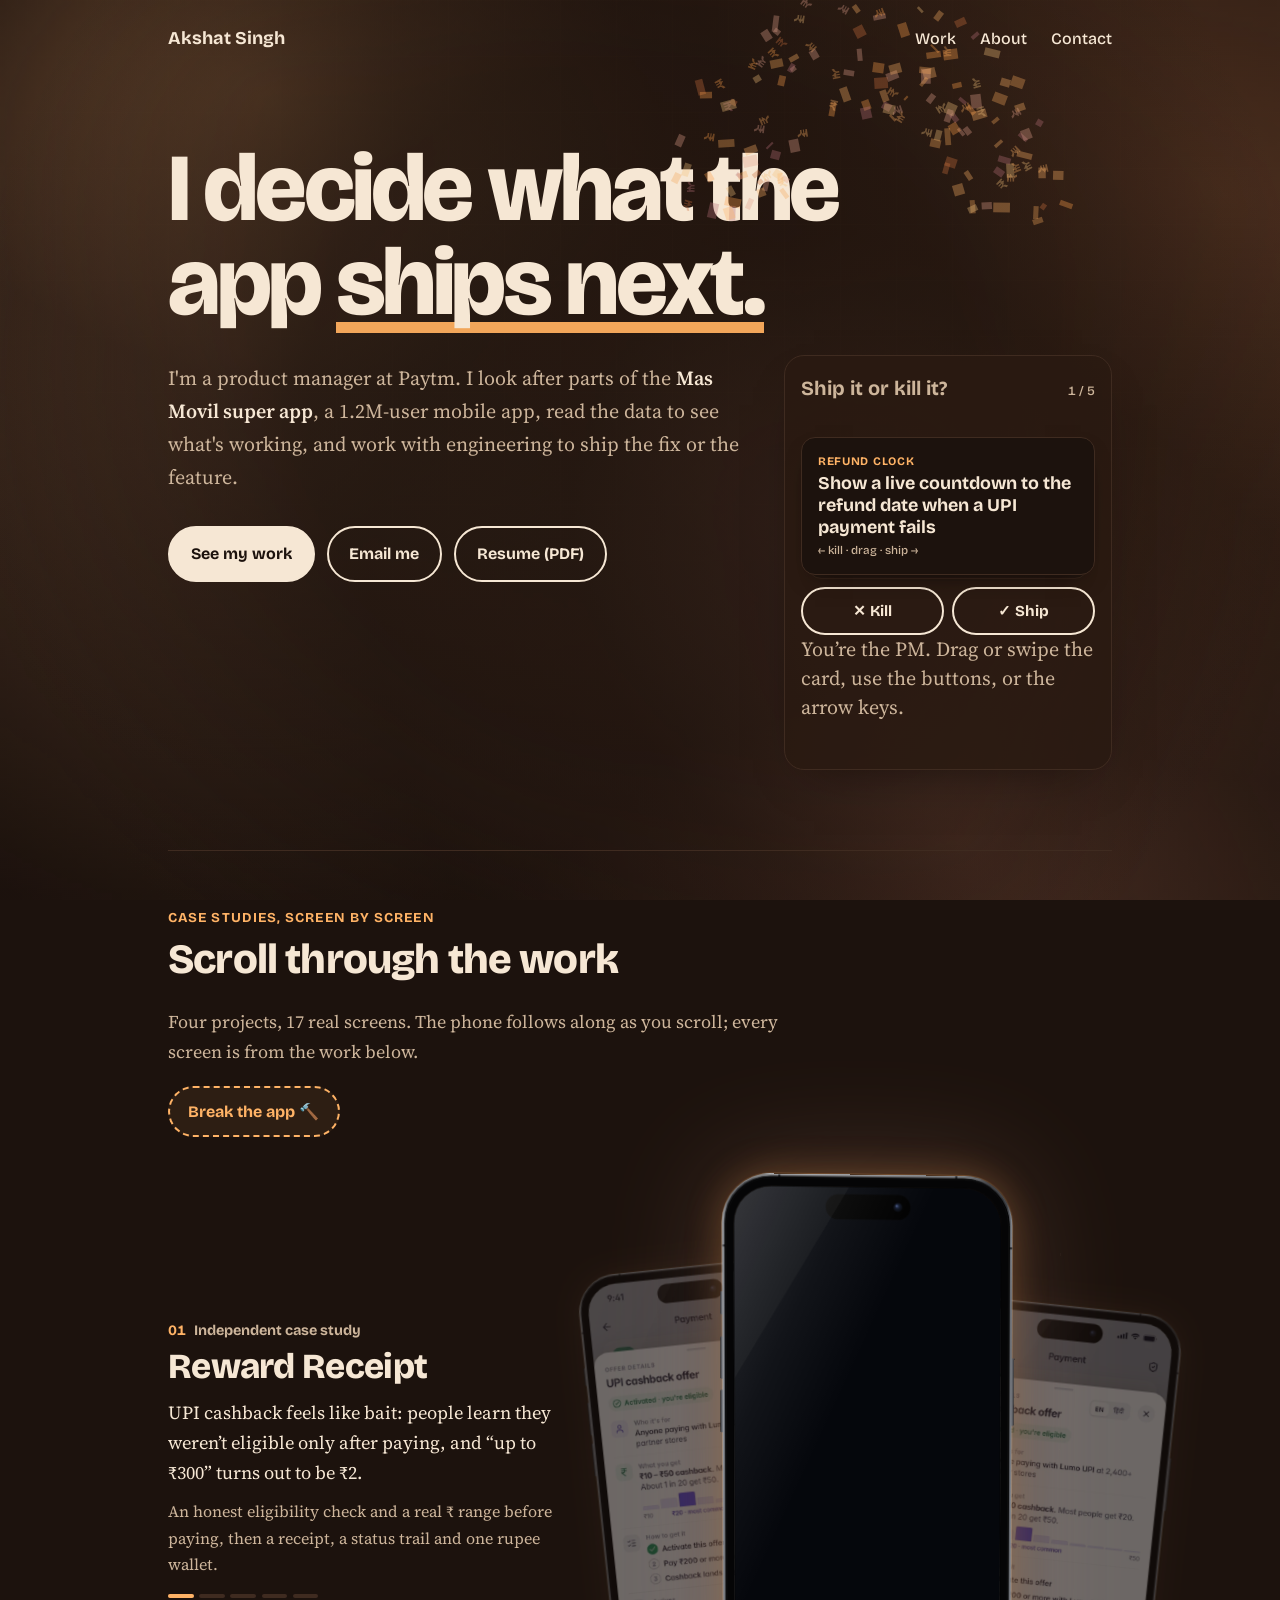
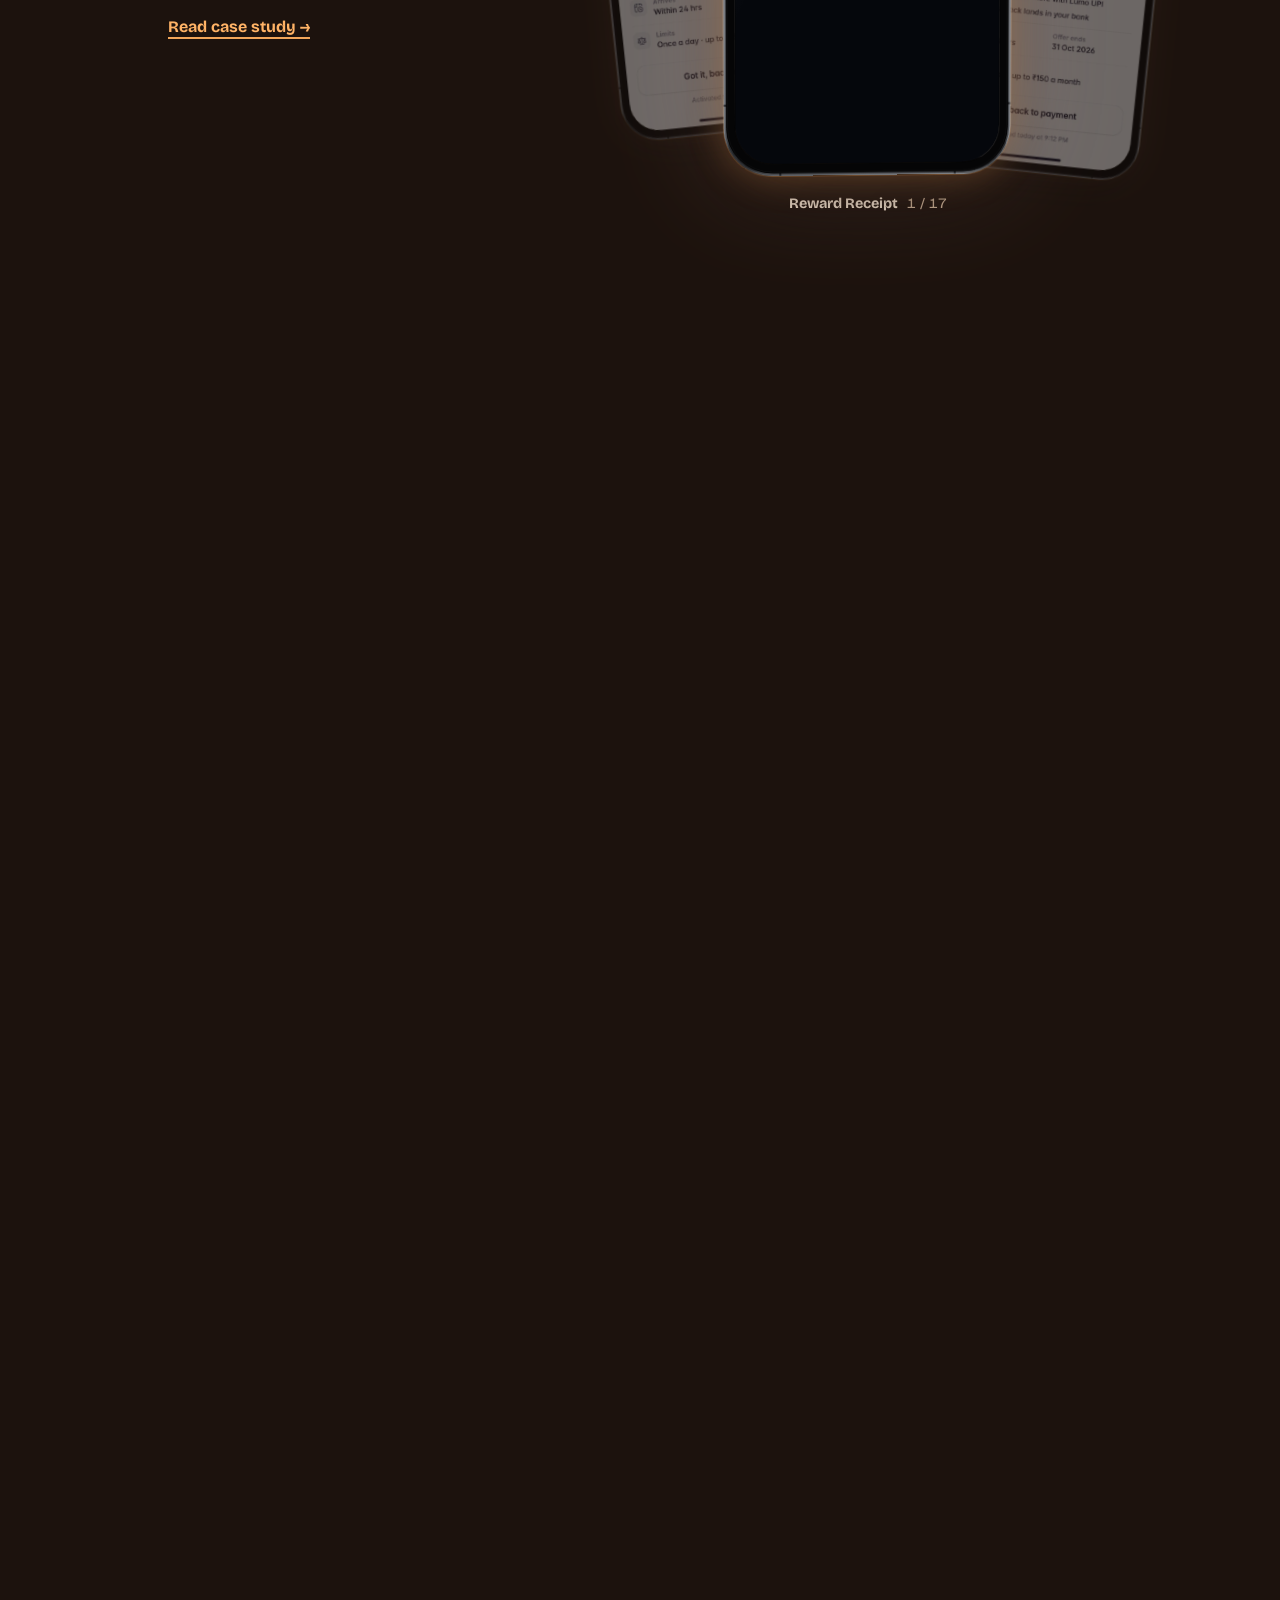
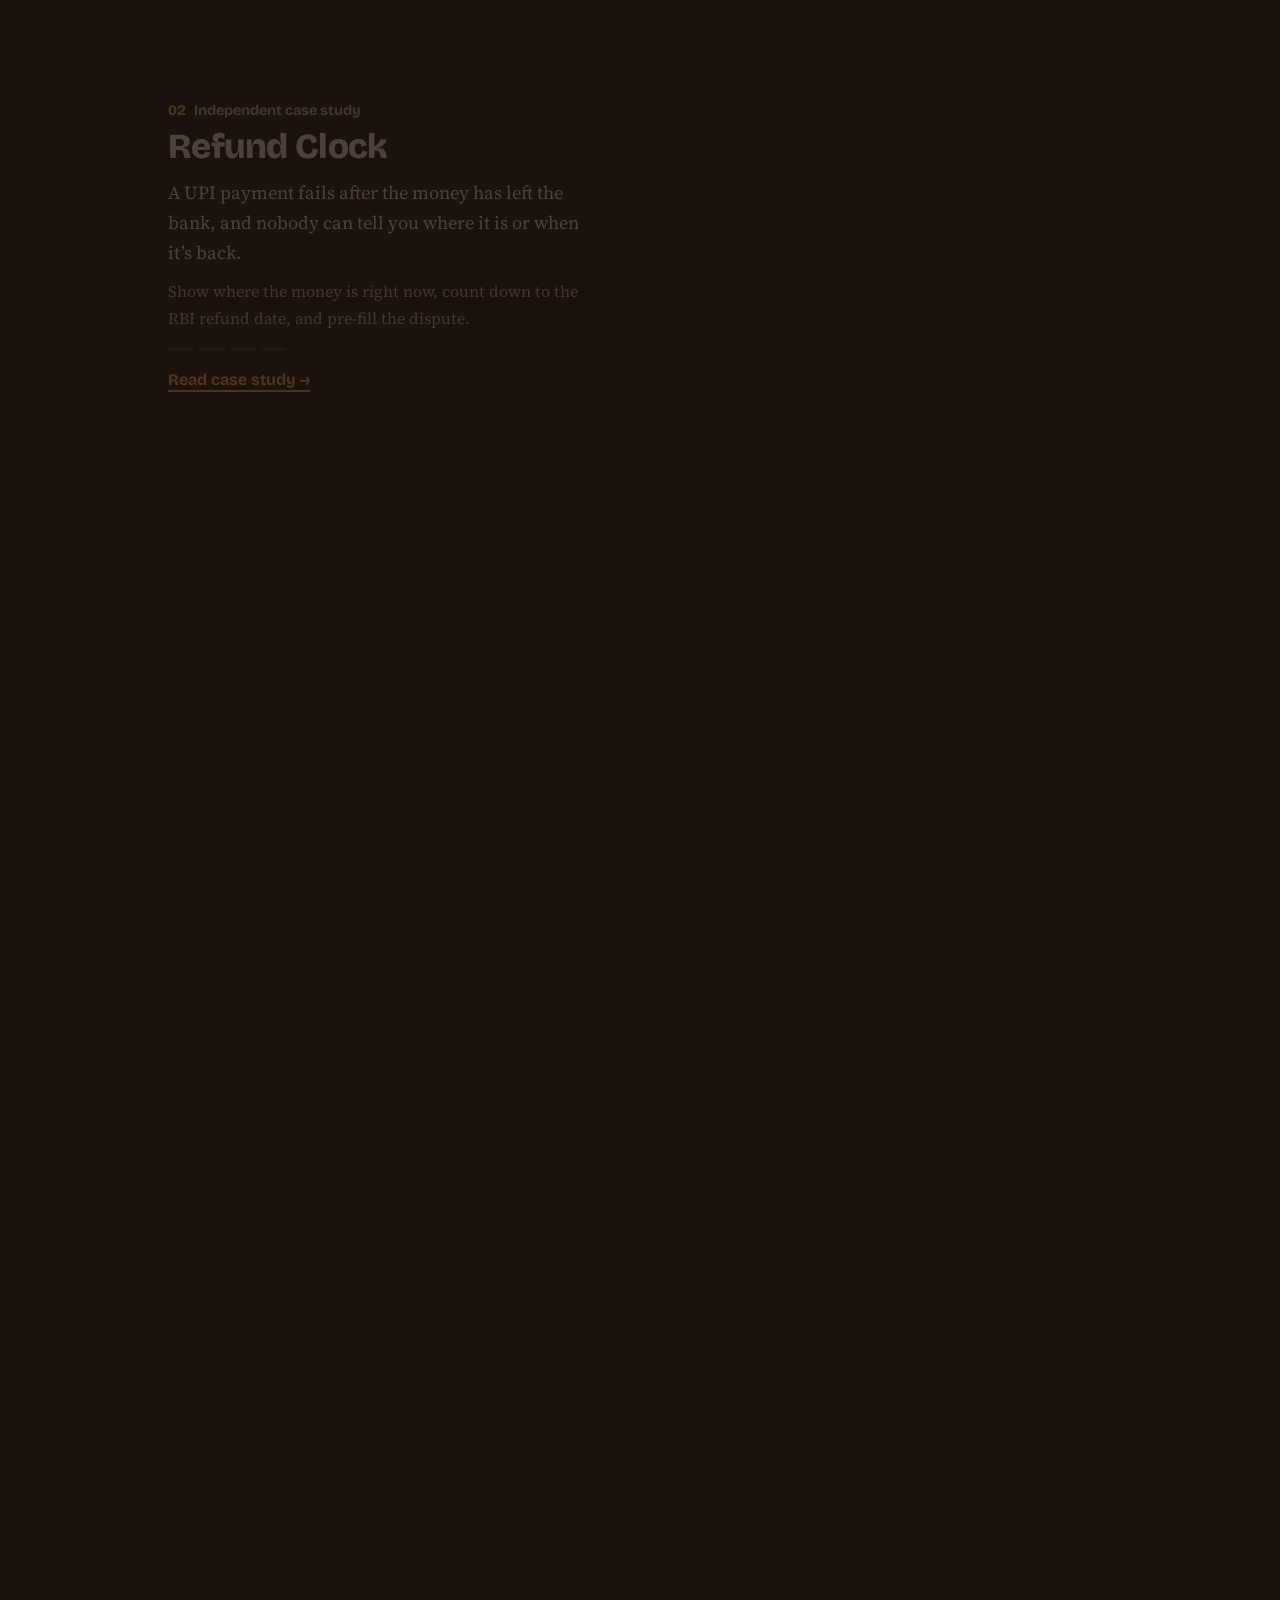
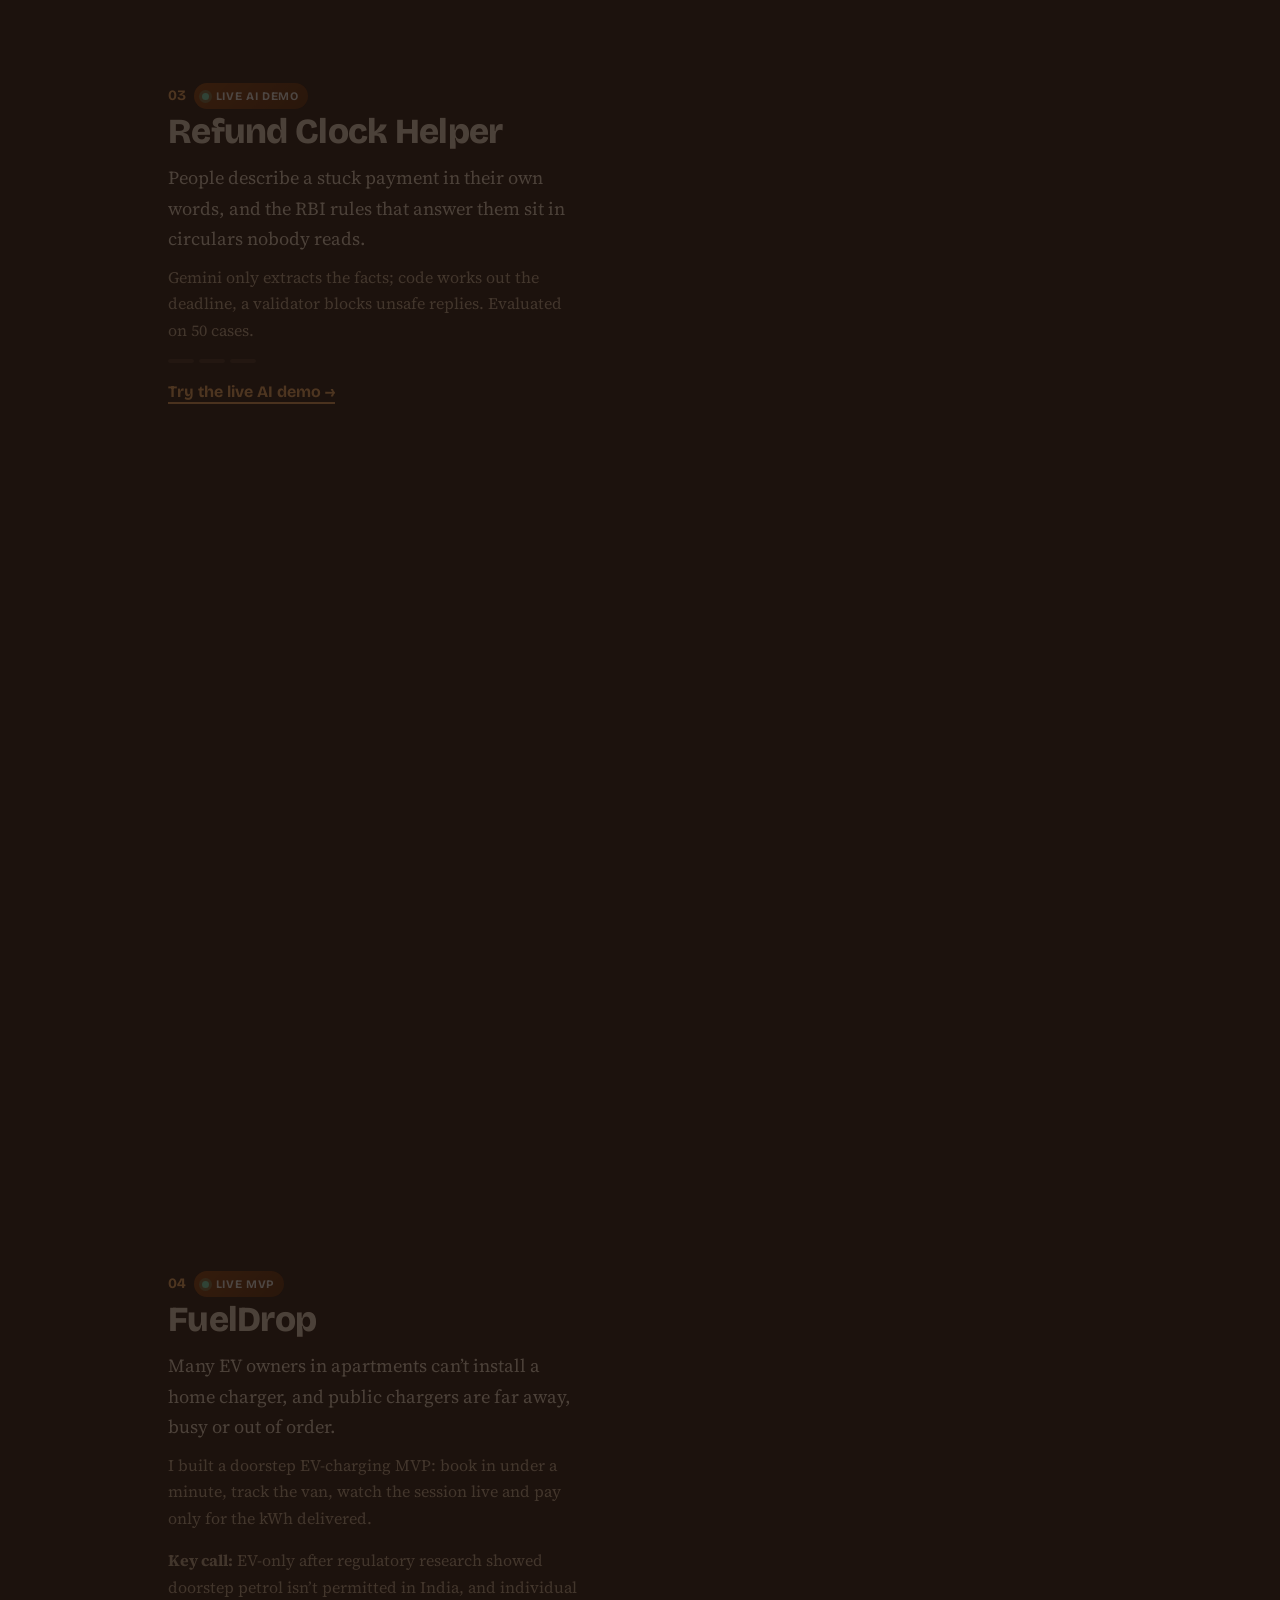
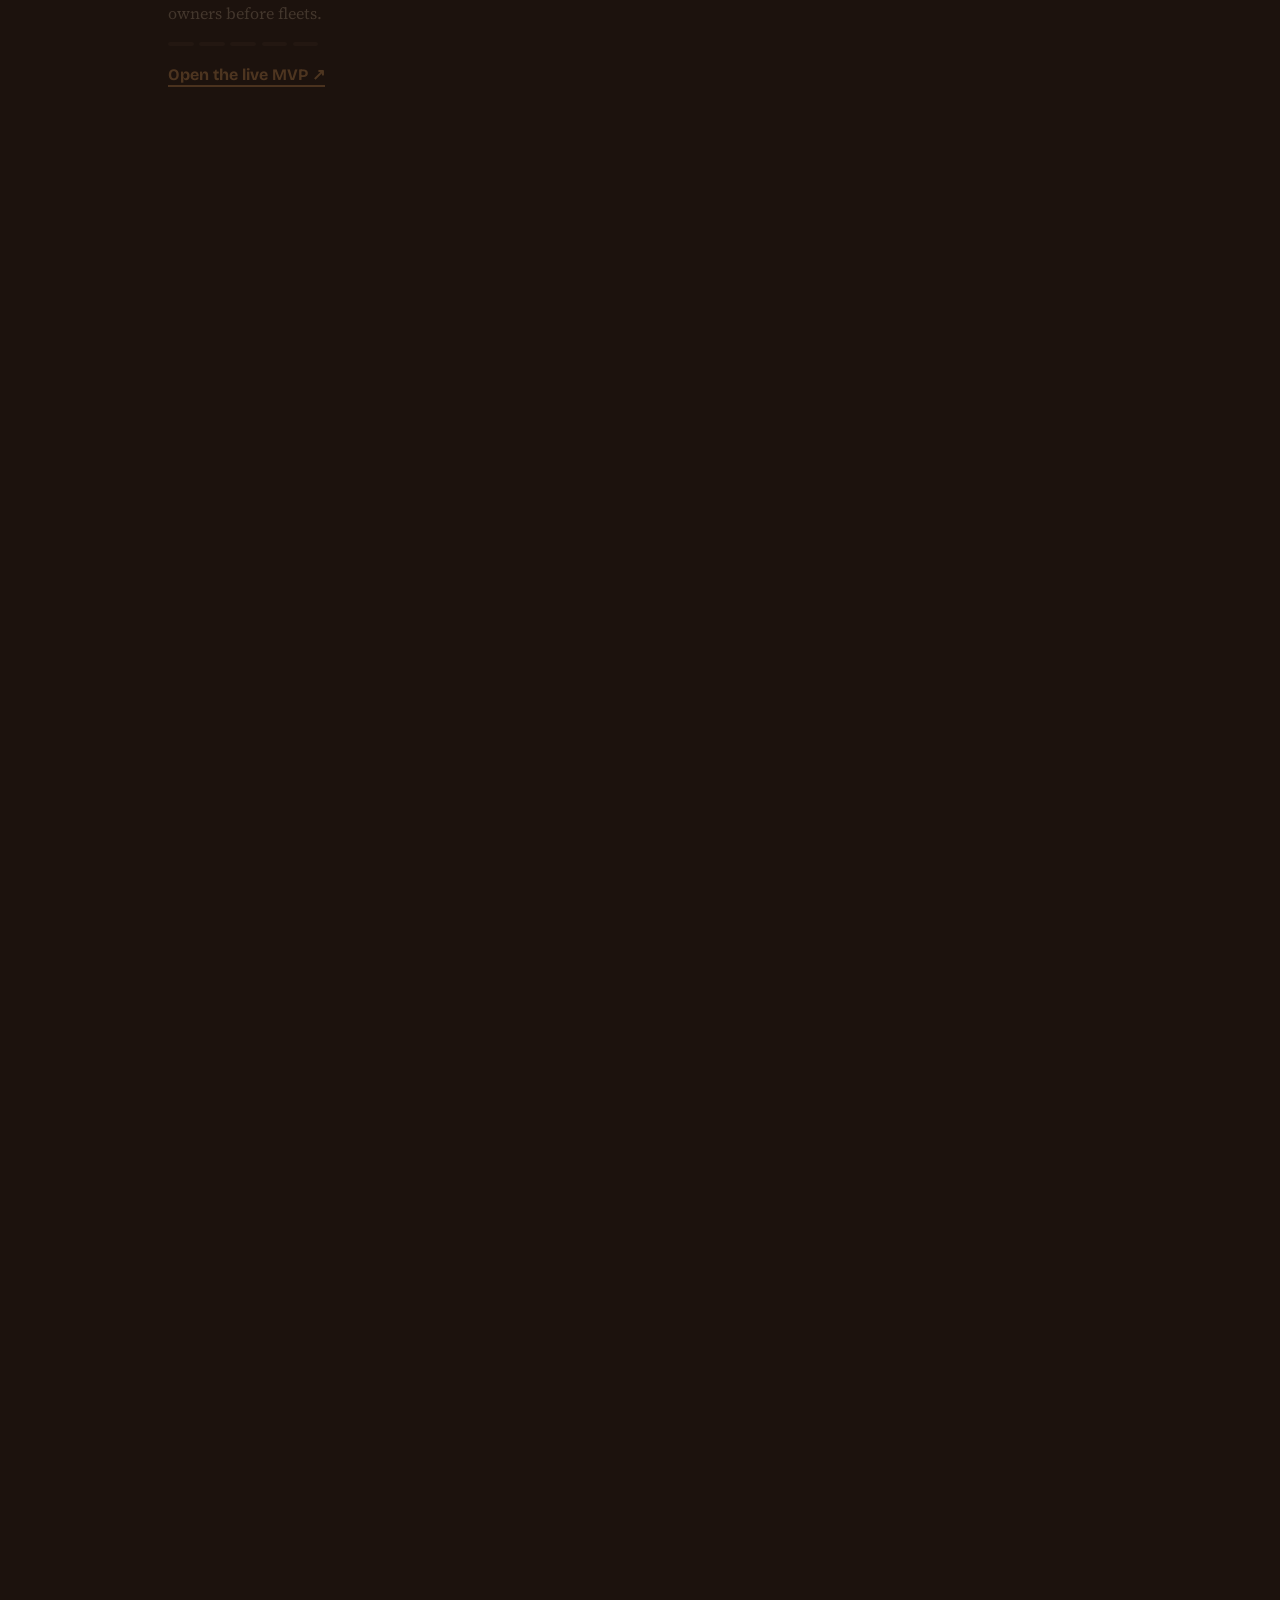
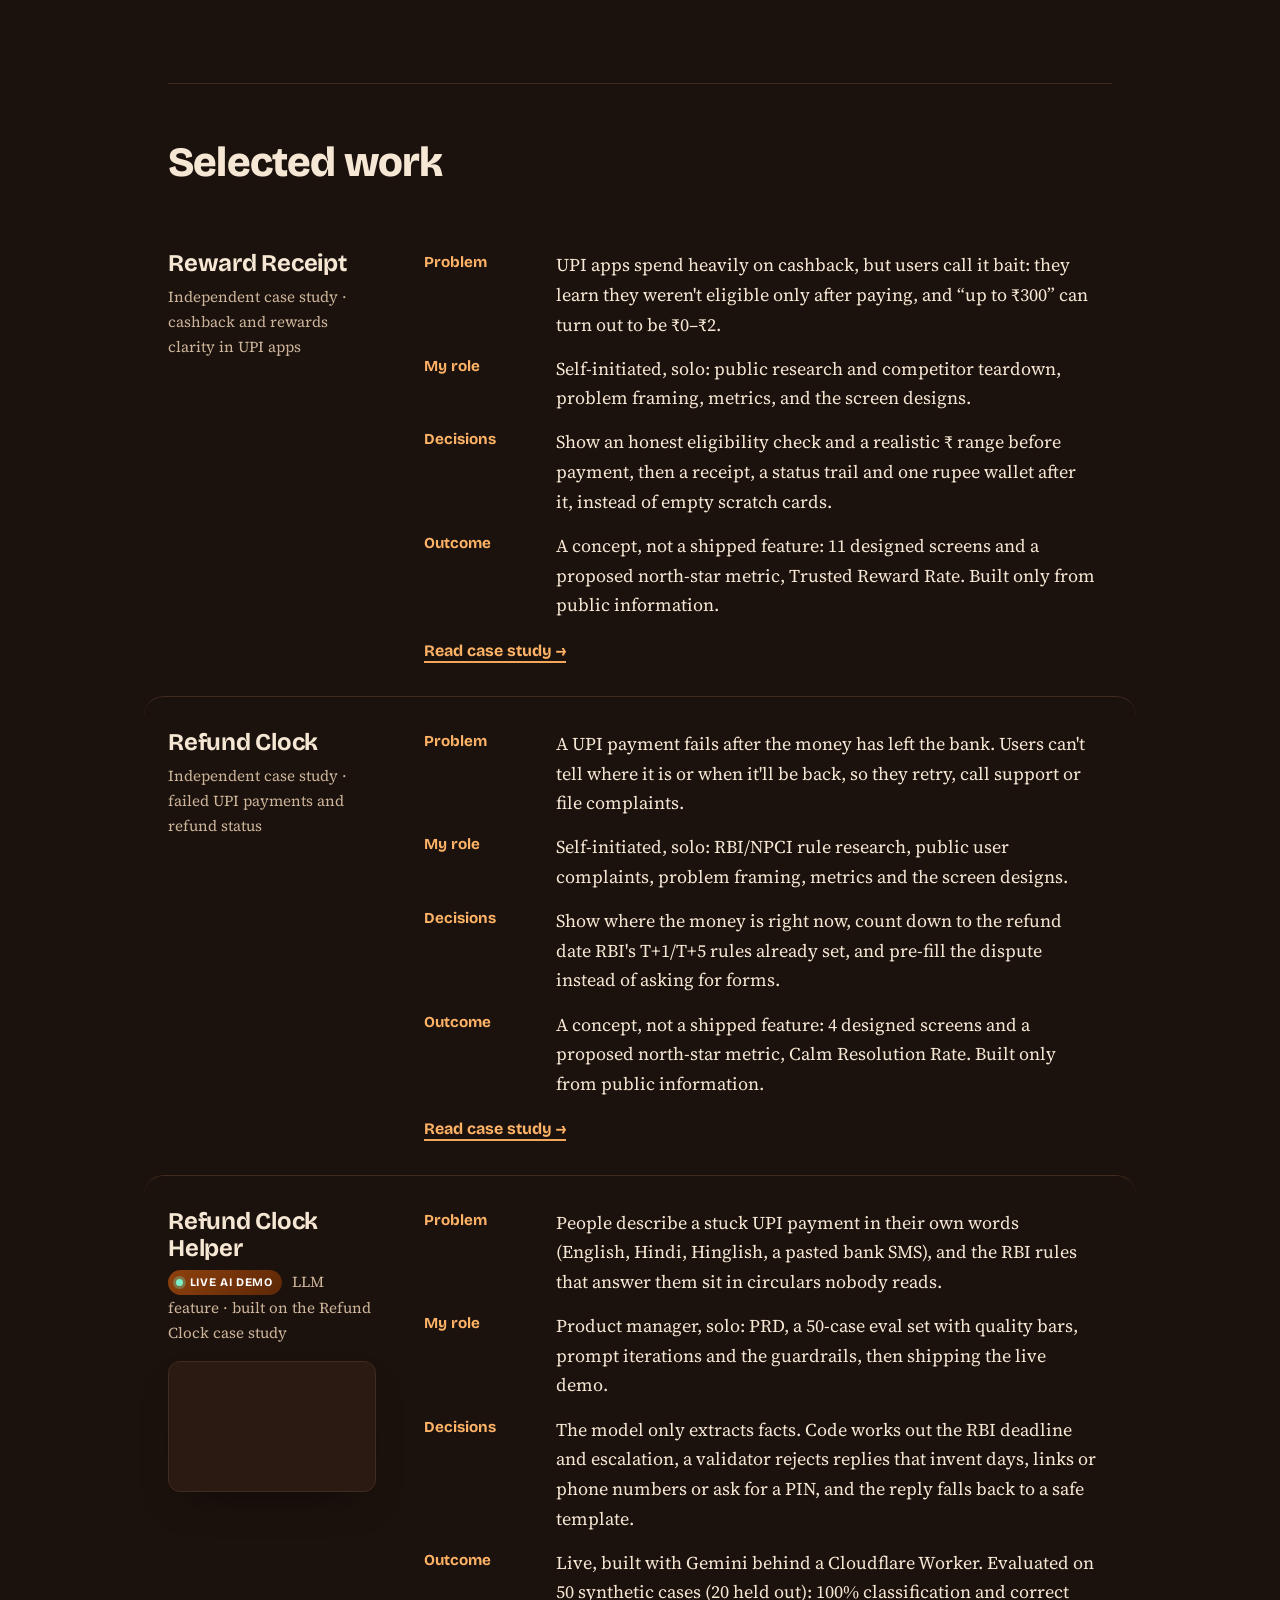
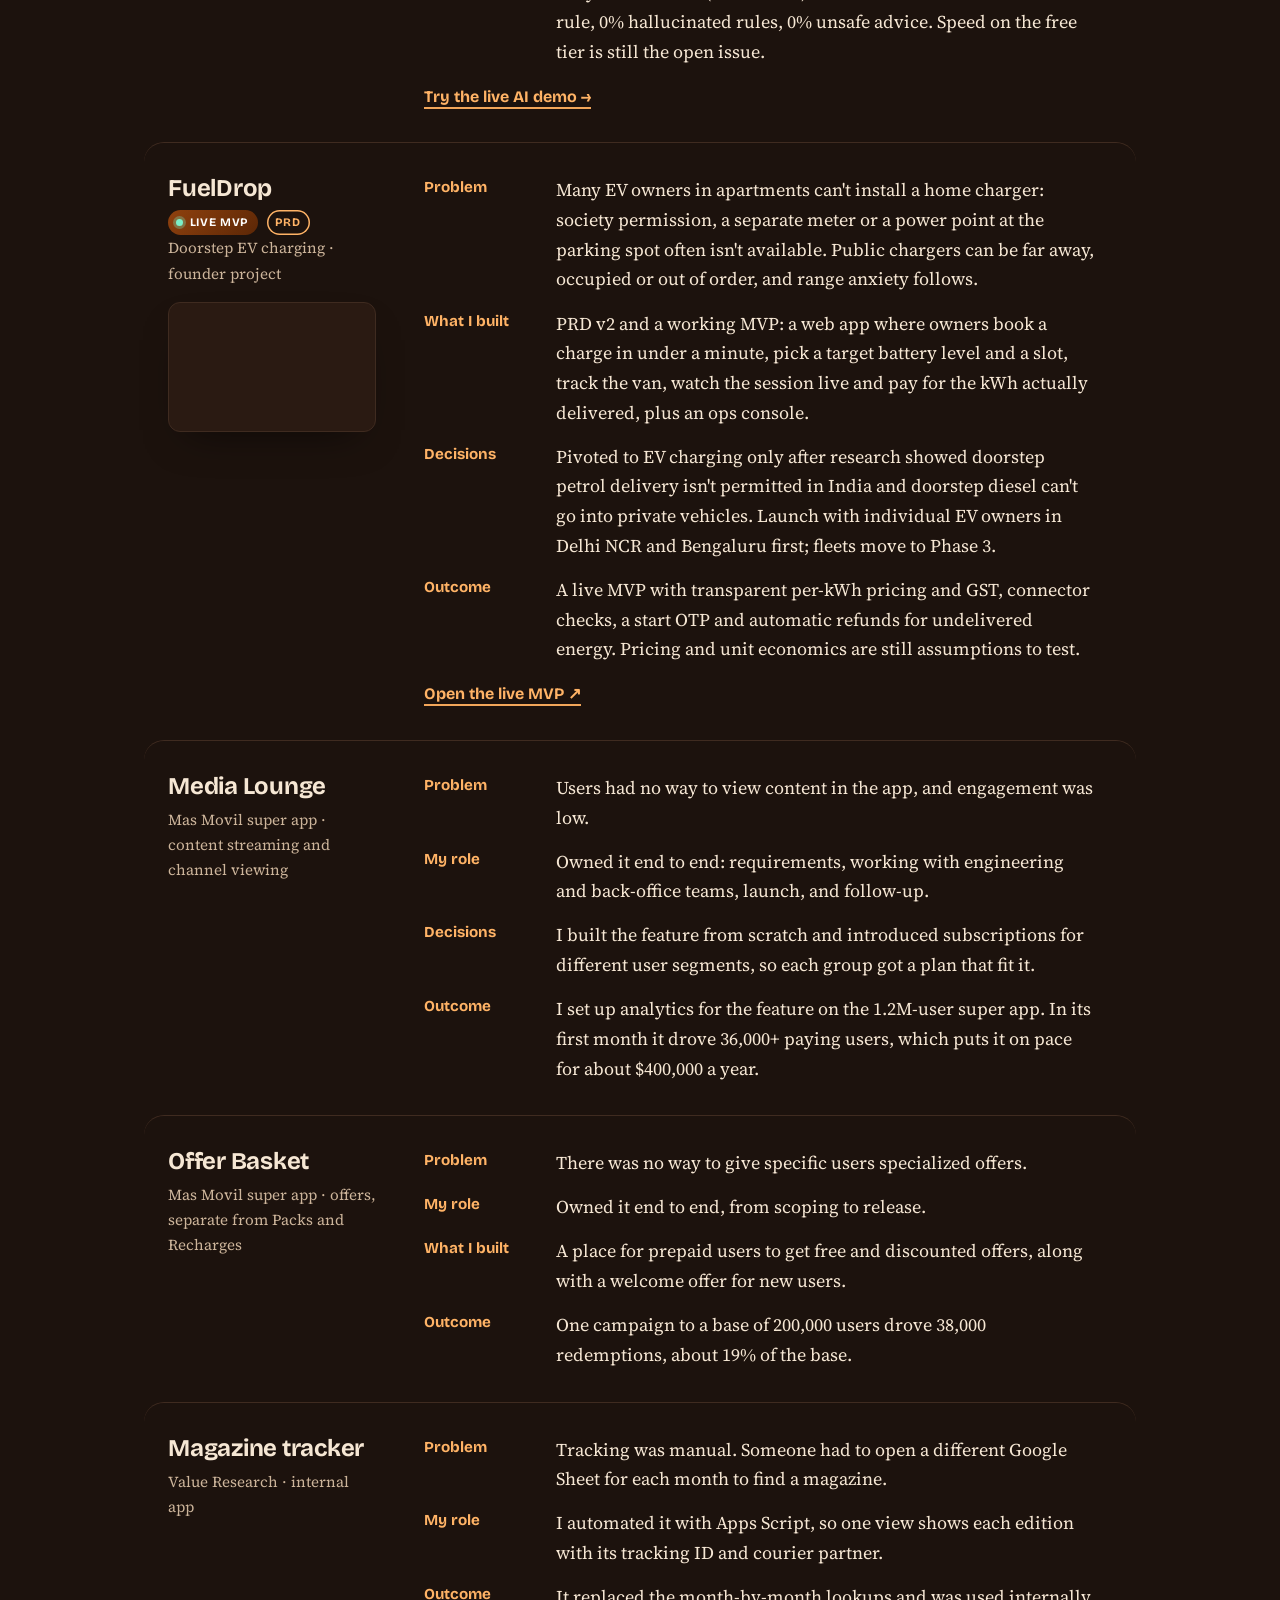
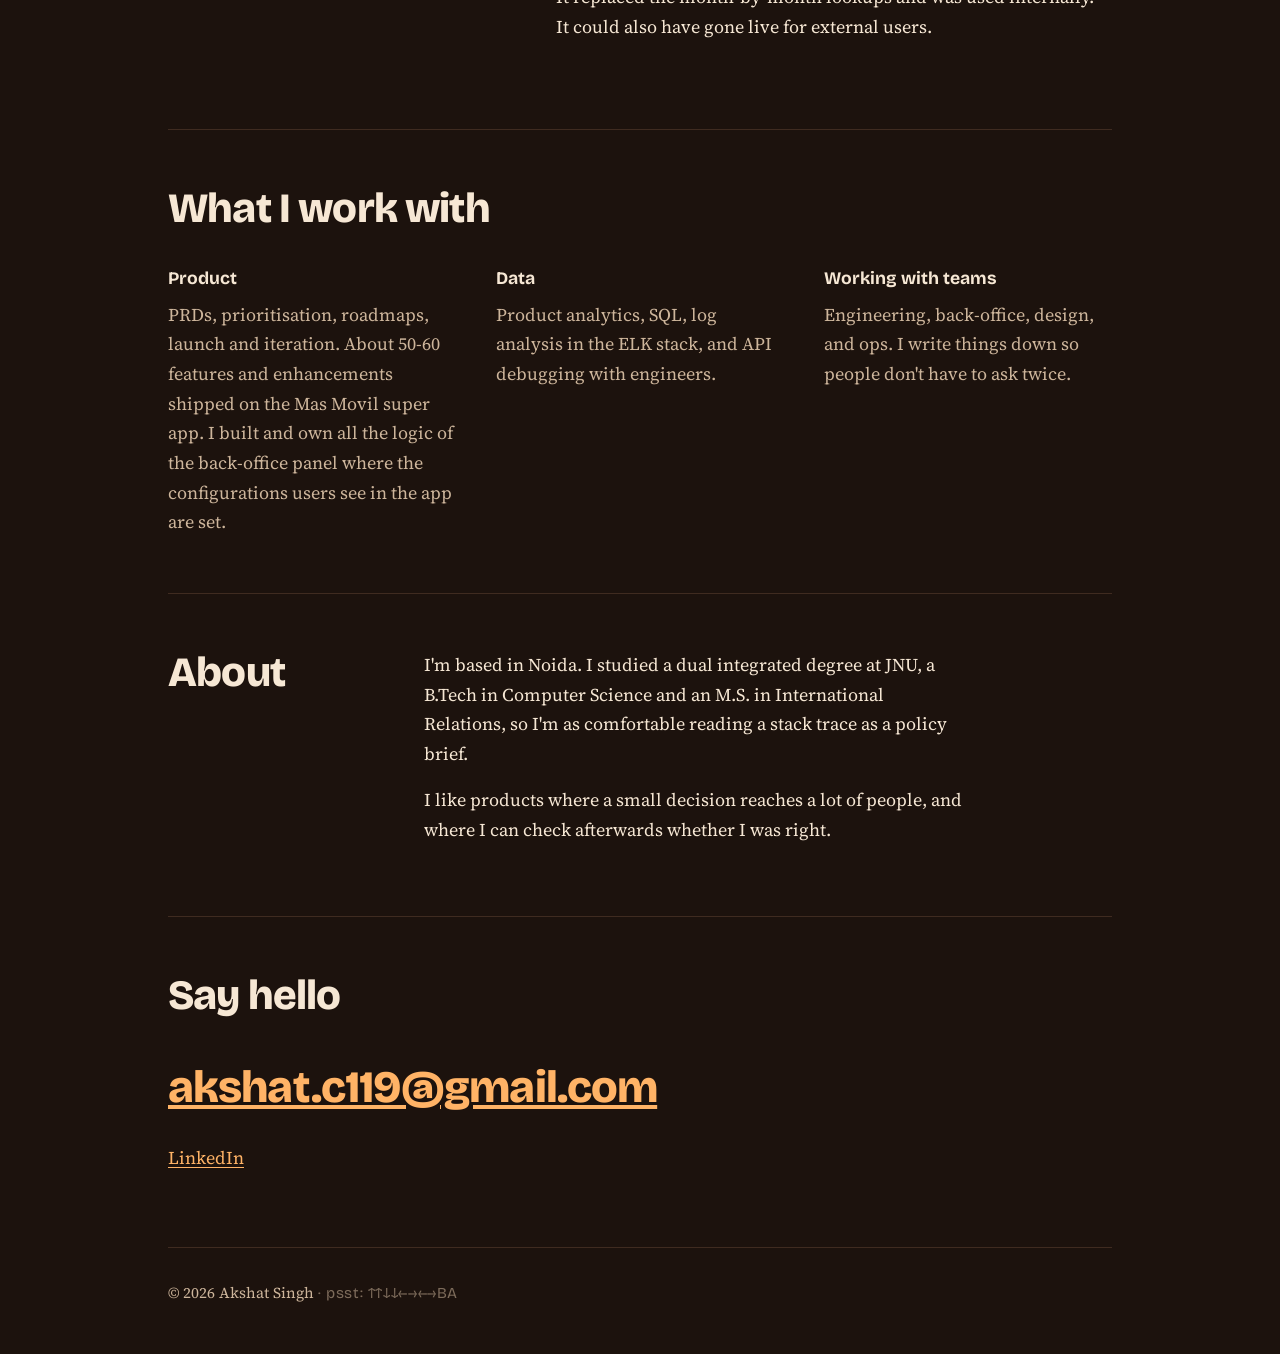
<file: index.html>
<!DOCTYPE html>
<html lang="en" data-warm="cocoa">
<head>
<meta charset="utf-8">
<meta name="viewport" content="width=device-width, initial-scale=1">
<meta name="theme-color" content="#1C120D">
<script>(function(){var d=document.documentElement,u=new URLSearchParams(location.search),b=u.get("bg"),q=u.get("theme"),T=["cream","terra","cocoa"],t;if(/^[a-ce]$/.test(b))d.setAttribute("data-bg",b);try{if(T.indexOf(q)>-1)sessionStorage.setItem("theme",q);t=sessionStorage.getItem("theme")}catch(e){}if(T.indexOf(q)>-1)t=q;if(T.indexOf(t)<0)t="cocoa";d.setAttribute("data-warm",t);var m=document.querySelector('meta[name="theme-color"]');if(m)m.setAttribute("content",{cream:"#FBF3E6",terra:"#EBD9C1",cocoa:"#1C120D"}[t]);if(q)d.setAttribute("data-preview","")})()</script>
<style>html{background:#1C120D;color-scheme:dark}html[data-warm=cream]{background:#FBF3E6;color-scheme:light}html[data-warm=terra]{background:#EBD9C1;color-scheme:light}</style>
<title>Akshat Singh | Product Manager</title>
<meta name="description" content="Product manager and analyst at Paytm. I build features for the Mas Movil super app and use data to decide what to ship.">
<meta property="og:title" content="Akshat Singh | Product Manager">
<meta property="og:description" content="Product manager and analyst at Paytm. Mas Movil super app, analytics, and shipping.">
<link rel="preconnect" href="https://fonts.googleapis.com">
<link rel="preconnect" href="https://fonts.gstatic.com" crossorigin>
<link href="https://fonts.googleapis.com/css2?family=Bricolage+Grotesque:wght@500;700;800&family=Source+Serif+4:ital,wght@0,400;0,600;1,400&display=swap" rel="stylesheet">
<link rel="icon" href="assets/img/favicon.svg" type="image/svg+xml">
<link rel="icon" href="assets/img/favicon-32.png" sizes="32x32" type="image/png">
<link rel="apple-touch-icon" href="assets/img/apple-touch-icon.png">
<link rel="stylesheet" href="assets/css/site.css">
<script src="assets/js/bg-fx.js" defer></script>
  <script src="assets/js/phone-tour.js" defer></script>
</head>
<body>
<div class="bg" aria-hidden="true"><span class="orb o1"></span><span class="orb o2"></span><span class="orb o3"></span></div>
<div class="wrap">
  <header class="top">
    <span class="logo" id="logo">Akshat Singh</span>
    <nav aria-label="Primary">
      <a href="#work">Work</a>
      <a href="#about">About</a>
      <a href="#contact">Contact</a>
    </nav>
  </header>

  <main>
    <div class="hero">
      <h1>I decide what the app <span>ships next.</span></h1>
      <p>I'm a product manager at Paytm. I look after parts of the <strong>Mas Movil super app</strong>, a 1.2M-user mobile app, read the data to see what's working, and work with engineering to ship the fix or the feature.</p>
      <div class="btns">
        <a class="btn fill" href="#work">See my work</a>
        <a class="btn" href="mailto:akshat.c119@gmail.com">Email me</a>
        <a class="btn" href="resume.pdf">Resume (PDF)</a>
      </div>
      <aside class="sok" id="sok" aria-labelledby="sok-h" hidden></aside>
    </div>

    <section id="tour" class="pt" aria-labelledby="tour-h">
      <p class="pt-eyebrow">Case studies, screen by screen</p>
      <h2 id="tour-h">Scroll through the work</h2>
      <p class="gallery-sub">Four projects, 17 real screens. The phone follows along as you scroll; every screen is from the work below.</p>
      <details class="brk" id="brk">
        <summary class="brk-toggle"><span class="brk-off">Break the app <span aria-hidden="true">🔨</span></span><span class="brk-on">Fix the app <span aria-hidden="true">🔧</span></span></summary>
        <div class="brk-lab">
          <div class="brk-side">
            <p class="brk-intro">Pick something to go wrong. The phone shows the real edge-case screen, and the note shows how I designed for it.</p>
            <div class="brk-list" role="group" aria-label="Things that can go wrong"><button class="brk-btn" type="button" data-i="0" data-src="assets/img/rewards-clarity/s01-checkout-offer-not-eligible.webp" data-srcset="assets/img/rewards-clarity/s01-checkout-offer-not-eligible-390.webp 390w, assets/img/rewards-clarity/s01-checkout-offer-not-eligible.webp 780w, assets/img/rewards-clarity/s01-checkout-offer-not-eligible-900.webp 900w, assets/img/rewards-clarity/s01-checkout-offer-not-eligible-1170.webp 1170w" data-alt="Checkout screen with a Not eligible badge: no cashback on this payment because the offer is for people who haven’t paid in 60+ days, with a suggested alternative offer." aria-pressed="true"><small>Reward Receipt</small><span>Offer you’re not eligible for</span><em class="brk-why">Told before paying, with the reason. Every “not eligible” complaint I found was discovered after the user had already paid, so the check moves to checkout, says the 60-day rule plainly and suggests an offer they can use instead.</em></button><button class="brk-btn" type="button" data-i="1" data-src="assets/img/upi-refund-status/s01-result-pending.webp" data-srcset="assets/img/upi-refund-status/s01-result-pending-390.webp 390w, assets/img/upi-refund-status/s01-result-pending.webp 780w, assets/img/upi-refund-status/s01-result-pending-900.webp 900w, assets/img/upi-refund-status/s01-result-pending-1170.webp 1170w" data-alt="Pending UPI payment showing where the money is, with a Don’t pay again yet card." aria-pressed="false"><small>Refund Clock</small><span>Payment gets stuck mid-way</span><em class="brk-why">A money tracker instead of a spinner: debited from your bank, waiting in the UPI network, not with the shop yet. “Don’t pay again yet” comes first, because retrying while a payment is pending risks a double debit.</em></button><button class="brk-btn" type="button" data-i="2" data-src="assets/img/ai-refund-helper/ai-s02-scam-stop.webp" data-srcset="assets/img/ai-refund-helper/ai-s02-scam-stop-390.webp 390w, assets/img/ai-refund-helper/ai-s02-scam-stop.webp 780w, assets/img/ai-refund-helper/ai-s02-scam-stop-900.webp 900w, assets/img/ai-refund-helper/ai-s02-scam-stop-1170.webp 1170w" data-alt="AI helper reply flagging a scam: stop, don’t click, don’t pay, call 1930." aria-pressed="false"><small>Refund Clock Helper</small><span>Someone pastes a scam message</span><em class="brk-why">Safety runs before anything else. The helper tells them to stop, never asks for a PIN or OTP, and the verifier rejects any scam reply that leaves out 1930 and cybercrime.gov.in.</em></button><button class="brk-btn" type="button" data-i="3" data-src="assets/img/ai-refund-helper/ai-s03-late-refund.webp" data-srcset="assets/img/ai-refund-helper/ai-s03-late-refund-390.webp 390w, assets/img/ai-refund-helper/ai-s03-late-refund.webp 780w, assets/img/ai-refund-helper/ai-s03-late-refund-900.webp 900w, assets/img/ai-refund-helper/ai-s03-late-refund-1170.webp 1170w" data-alt="AI helper reply for a late refund: the deadline has passed and compensation of ₹100 per day applies." aria-pressed="false"><small>Refund Clock Helper</small><span>The refund is past its deadline</span><em class="brk-why">The model only extracts the facts. Code works out the due date and whether it has passed, and the verifier rejects a late-refund reply that doesn’t mention the ₹100 per day compensation.</em></button><button class="brk-btn" type="button" data-i="4" data-src="assets/img/fueldrop/fd-s05-session-interrupted.webp" data-srcset="assets/img/fueldrop/fd-s05-session-interrupted-390.webp 390w, assets/img/fueldrop/fd-s05-session-interrupted.webp 780w, assets/img/fueldrop/fd-s05-session-interrupted-900.webp 900w, assets/img/fueldrop/fd-s05-session-interrupted-1170.webp 1170w" data-alt="Session stopped early: billed only for 10.2 kWh delivered, visit fee waived, ₹485.57 refunded." aria-pressed="false"><small>FuelDrop</small><span>The charger faults mid-session</span><em class="brk-why">Bill only the kWh the meter actually delivered, refund the rest of the estimate automatically, and if the fault is on FuelDrop’s side, waive the visit fee.</em></button><button class="brk-btn" type="button" data-i="5" data-src="assets/img/fueldrop/fd-s06-payment-failed.webp" data-srcset="assets/img/fueldrop/fd-s06-payment-failed-390.webp 390w, assets/img/fueldrop/fd-s06-payment-failed.webp 780w, assets/img/fueldrop/fd-s06-payment-failed-900.webp 900w, assets/img/fueldrop/fd-s06-payment-failed-1170.webp 1170w" data-alt="Payment failed sheet: no money deducted, slot held for 5 minutes, Retry or Try UPI instead." aria-pressed="false"><small>FuelDrop</small><span>The payment fails</span><em class="brk-why">Hold the slot for 5 minutes, say plainly that no money was deducted (and that any debit comes back automatically), and offer Retry or another way to pay.</em></button></div>
            <div class="brk-note" aria-live="polite"><p class="brk-note-k">Reward Receipt · Offer you’re not eligible for</p><p class="brk-note-t">Told before paying, with the reason. Every “not eligible” complaint I found was discovered after the user had already paid, so the check moves to checkout, says the 60-day rule plainly and suggests an offer they can use instead.</p></div>
          </div>
          <div class="brk-stage">
            <div class="pt-phone brk-phone"><div class="pt-screen"><img class="brk-img" src="assets/img/rewards-clarity/s01-checkout-offer-not-eligible.webp" srcset="assets/img/rewards-clarity/s01-checkout-offer-not-eligible-390.webp 390w, assets/img/rewards-clarity/s01-checkout-offer-not-eligible.webp 780w, assets/img/rewards-clarity/s01-checkout-offer-not-eligible-900.webp 900w, assets/img/rewards-clarity/s01-checkout-offer-not-eligible-1170.webp 1170w" sizes="(max-width: 860px) 200px, 250px" width="780" height="1688" loading="lazy" decoding="async" alt="Checkout screen with a Not eligible badge: no cashback on this payment because the offer is for people who haven’t paid in 60+ days, with a suggested alternative offer."></div><img class="pt-frame" src="assets/img/iphone-frame.svg" width="435" height="888" alt="" decoding="async"></div>
          </div>
        </div>
      </details>
      <div class="pt-grid">
        <div class="pt-stage" aria-hidden="true">
          <div class="pt-sticky">
            <div class="pt-ghost pt-ghost-l"><div class="pt-phone"><div class="pt-screen"><img class="pt-gimg" alt="" sizes="(max-width: 860px) 160px, 220px"></div><img class="pt-frame" src="assets/img/iphone-frame.svg" width="435" height="888" alt="" decoding="async"></div></div>
            <div class="pt-ghost pt-ghost-r"><div class="pt-phone"><div class="pt-screen"><img class="pt-gimg" alt="" sizes="(max-width: 860px) 160px, 220px"></div><img class="pt-frame" src="assets/img/iphone-frame.svg" width="435" height="888" alt="" decoding="async"></div></div>
            <div class="pt-phone pt-main">
                            <div class="pt-screen">
                <img class="pt-img" data-src="assets/img/rewards-clarity/s01-checkout-offer-eligible.webp" data-srcset="assets/img/rewards-clarity/s01-checkout-offer-eligible-390.webp 390w, assets/img/rewards-clarity/s01-checkout-offer-eligible.webp 780w, assets/img/rewards-clarity/s01-checkout-offer-eligible-900.webp 900w, assets/img/rewards-clarity/s01-checkout-offer-eligible-1170.webp 1170w" sizes="(max-width: 860px) 200px, 280px" data-study="Reward Receipt" width="780" height="1688" decoding="async" alt=""><img class="pt-img" data-src="assets/img/rewards-clarity/s02-offer-sheet-activated.webp" data-srcset="assets/img/rewards-clarity/s02-offer-sheet-activated-390.webp 390w, assets/img/rewards-clarity/s02-offer-sheet-activated.webp 780w, assets/img/rewards-clarity/s02-offer-sheet-activated-900.webp 900w, assets/img/rewards-clarity/s02-offer-sheet-activated-1170.webp 1170w" sizes="(max-width: 860px) 200px, 280px" data-study="Reward Receipt" width="780" height="1688" decoding="async" alt=""><img class="pt-img" data-src="assets/img/rewards-clarity/s03-success-reward-credited.webp" data-srcset="assets/img/rewards-clarity/s03-success-reward-credited-390.webp 390w, assets/img/rewards-clarity/s03-success-reward-credited.webp 780w, assets/img/rewards-clarity/s03-success-reward-credited-900.webp 900w, assets/img/rewards-clarity/s03-success-reward-credited-1170.webp 1170w" sizes="(max-width: 860px) 200px, 280px" data-study="Reward Receipt" width="780" height="1688" decoding="async" alt=""><img class="pt-img" data-src="assets/img/rewards-clarity/s04-status-on-track.webp" data-srcset="assets/img/rewards-clarity/s04-status-on-track-390.webp 390w, assets/img/rewards-clarity/s04-status-on-track.webp 780w, assets/img/rewards-clarity/s04-status-on-track-900.webp 900w, assets/img/rewards-clarity/s04-status-on-track-1170.webp 1170w" sizes="(max-width: 860px) 200px, 280px" data-study="Reward Receipt" width="780" height="1688" decoding="async" alt=""><img class="pt-img" data-src="assets/img/rewards-clarity/s05-wallet-populated.webp" data-srcset="assets/img/rewards-clarity/s05-wallet-populated-390.webp 390w, assets/img/rewards-clarity/s05-wallet-populated.webp 780w, assets/img/rewards-clarity/s05-wallet-populated-900.webp 900w, assets/img/rewards-clarity/s05-wallet-populated-1170.webp 1170w" sizes="(max-width: 860px) 200px, 280px" data-study="Reward Receipt" width="780" height="1688" decoding="async" alt=""><img class="pt-img" data-src="assets/img/upi-refund-status/s01-result-pending.webp" data-srcset="assets/img/upi-refund-status/s01-result-pending-390.webp 390w, assets/img/upi-refund-status/s01-result-pending.webp 780w, assets/img/upi-refund-status/s01-result-pending-900.webp 900w, assets/img/upi-refund-status/s01-result-pending-1170.webp 1170w" sizes="(max-width: 860px) 200px, 280px" data-study="Refund Clock" width="780" height="1688" decoding="async" alt=""><img class="pt-img" data-src="assets/img/upi-refund-status/s02-refund-timeline.webp" data-srcset="assets/img/upi-refund-status/s02-refund-timeline-390.webp 390w, assets/img/upi-refund-status/s02-refund-timeline.webp 780w, assets/img/upi-refund-status/s02-refund-timeline-900.webp 900w, assets/img/upi-refund-status/s02-refund-timeline-1170.webp 1170w" sizes="(max-width: 860px) 200px, 280px" data-study="Refund Clock" width="780" height="1688" decoding="async" alt=""><img class="pt-img" data-src="assets/img/upi-refund-status/s03-dispute-one-tap.webp" data-srcset="assets/img/upi-refund-status/s03-dispute-one-tap-390.webp 390w, assets/img/upi-refund-status/s03-dispute-one-tap.webp 780w, assets/img/upi-refund-status/s03-dispute-one-tap-900.webp 900w, assets/img/upi-refund-status/s03-dispute-one-tap-1170.webp 1170w" sizes="(max-width: 860px) 200px, 280px" data-study="Refund Clock" width="780" height="1688" decoding="async" alt=""><img class="pt-img" data-src="assets/img/upi-refund-status/s04-refund-credited.webp" data-srcset="assets/img/upi-refund-status/s04-refund-credited-390.webp 390w, assets/img/upi-refund-status/s04-refund-credited.webp 780w, assets/img/upi-refund-status/s04-refund-credited-900.webp 900w, assets/img/upi-refund-status/s04-refund-credited-1170.webp 1170w" sizes="(max-width: 860px) 200px, 280px" data-study="Refund Clock" width="780" height="1688" decoding="async" alt=""><img class="pt-img" data-src="assets/img/ai-refund-helper/ai-s01-live-answer.webp" data-srcset="assets/img/ai-refund-helper/ai-s01-live-answer-390.webp 390w, assets/img/ai-refund-helper/ai-s01-live-answer.webp 780w, assets/img/ai-refund-helper/ai-s01-live-answer-900.webp 900w, assets/img/ai-refund-helper/ai-s01-live-answer-1170.webp 1170w" sizes="(max-width: 860px) 200px, 280px" data-study="Refund Clock Helper" width="780" height="1688" decoding="async" alt=""><img class="pt-img" data-src="assets/img/ai-refund-helper/ai-s02-scam-stop.webp" data-srcset="assets/img/ai-refund-helper/ai-s02-scam-stop-390.webp 390w, assets/img/ai-refund-helper/ai-s02-scam-stop.webp 780w, assets/img/ai-refund-helper/ai-s02-scam-stop-900.webp 900w, assets/img/ai-refund-helper/ai-s02-scam-stop-1170.webp 1170w" sizes="(max-width: 860px) 200px, 280px" data-study="Refund Clock Helper" width="780" height="1688" decoding="async" alt=""><img class="pt-img" data-src="assets/img/ai-refund-helper/ai-s03-late-refund.webp" data-srcset="assets/img/ai-refund-helper/ai-s03-late-refund-390.webp 390w, assets/img/ai-refund-helper/ai-s03-late-refund.webp 780w, assets/img/ai-refund-helper/ai-s03-late-refund-900.webp 900w, assets/img/ai-refund-helper/ai-s03-late-refund-1170.webp 1170w" sizes="(max-width: 860px) 200px, 280px" data-study="Refund Clock Helper" width="780" height="1688" decoding="async" alt=""><img class="pt-img" data-src="assets/img/fueldrop/fd-s01-home.webp" data-srcset="assets/img/fueldrop/fd-s01-home-390.webp 390w, assets/img/fueldrop/fd-s01-home.webp 780w, assets/img/fueldrop/fd-s01-home-900.webp 900w, assets/img/fueldrop/fd-s01-home-1170.webp 1170w" sizes="(max-width: 860px) 200px, 280px" data-study="FuelDrop" width="780" height="1688" decoding="async" alt=""><img class="pt-img" data-src="assets/img/fueldrop/fd-s02-book-charge.webp" data-srcset="assets/img/fueldrop/fd-s02-book-charge-390.webp 390w, assets/img/fueldrop/fd-s02-book-charge.webp 780w, assets/img/fueldrop/fd-s02-book-charge-900.webp 900w, assets/img/fueldrop/fd-s02-book-charge-1170.webp 1170w" sizes="(max-width: 860px) 200px, 280px" data-study="FuelDrop" width="780" height="1688" decoding="async" alt=""><img class="pt-img" data-src="assets/img/fueldrop/fd-s03-live-tracking.webp" data-srcset="assets/img/fueldrop/fd-s03-live-tracking-390.webp 390w, assets/img/fueldrop/fd-s03-live-tracking.webp 780w, assets/img/fueldrop/fd-s03-live-tracking-900.webp 900w, assets/img/fueldrop/fd-s03-live-tracking-1170.webp 1170w" sizes="(max-width: 860px) 200px, 280px" data-study="FuelDrop" width="780" height="1688" decoding="async" alt=""><img class="pt-img" data-src="assets/img/fueldrop/fd-s04-charging-live.webp" data-srcset="assets/img/fueldrop/fd-s04-charging-live-390.webp 390w, assets/img/fueldrop/fd-s04-charging-live.webp 780w, assets/img/fueldrop/fd-s04-charging-live-900.webp 900w, assets/img/fueldrop/fd-s04-charging-live-1170.webp 1170w" sizes="(max-width: 860px) 200px, 280px" data-study="FuelDrop" width="780" height="1688" decoding="async" alt=""><img class="pt-img" data-src="assets/img/fueldrop/fd-s05-session-interrupted.webp" data-srcset="assets/img/fueldrop/fd-s05-session-interrupted-390.webp 390w, assets/img/fueldrop/fd-s05-session-interrupted.webp 780w, assets/img/fueldrop/fd-s05-session-interrupted-900.webp 900w, assets/img/fueldrop/fd-s05-session-interrupted-1170.webp 1170w" sizes="(max-width: 860px) 200px, 280px" data-study="FuelDrop" width="780" height="1688" decoding="async" alt="">
              </div>
              <img class="pt-frame" src="assets/img/iphone-frame.svg" width="435" height="888" alt="" decoding="async">
            
            </div>
            <p class="pt-cap"><b class="pt-cap-t">Reward Receipt</b> <span class="pt-cap-n">1 / 17</span></p>
          </div>
        </div>
        <div class="pt-steps">
        <article class="pt-step" id="pt-rr" data-from="0" data-count="5" style="--k:5">
          <div class="pt-card">
            <p class="pt-kicker"><span class="pt-num">01</span> Independent case study</p>
            <h3>Reward Receipt</h3>
            <p class="pt-prob">UPI cashback feels like bait: people learn they weren’t eligible only after paying, and “up to ₹300” turns out to be ₹2.</p>
            <p class="pt-fix">An honest eligibility check and a real ₹ range before paying, then a receipt, a status trail and one rupee wallet.</p>
            <p class="pt-dots" aria-hidden="true"><i></i><i></i><i></i><i></i><i></i></p>
            <p class="case-more"><a href="case-studies/rewards-clarity/">Read case study →</a></p>
          </div>
          <ul class="pt-static"><li><img src="assets/img/rewards-clarity/s01-checkout-offer-eligible.webp" srcset="assets/img/rewards-clarity/s01-checkout-offer-eligible-390.webp 390w, assets/img/rewards-clarity/s01-checkout-offer-eligible.webp 780w, assets/img/rewards-clarity/s01-checkout-offer-eligible-900.webp 900w, assets/img/rewards-clarity/s01-checkout-offer-eligible-1170.webp 1170w" sizes="(max-width: 720px) 9rem, 11.5rem" width="780" height="1688" loading="lazy" decoding="async" alt="Checkout screen with an honest offer card: eligible for ₹10–₹50 cashback, most people get ₹20."></li><li><img src="assets/img/rewards-clarity/s02-offer-sheet-activated.webp" srcset="assets/img/rewards-clarity/s02-offer-sheet-activated-390.webp 390w, assets/img/rewards-clarity/s02-offer-sheet-activated.webp 780w, assets/img/rewards-clarity/s02-offer-sheet-activated-900.webp 900w, assets/img/rewards-clarity/s02-offer-sheet-activated-1170.webp 1170w" sizes="(max-width: 720px) 9rem, 11.5rem" width="780" height="1688" loading="lazy" decoding="async" alt="Offer detail sheet: activated, eligible, ₹10–₹50 cashback with steps and timing."></li><li><img src="assets/img/rewards-clarity/s03-success-reward-credited.webp" srcset="assets/img/rewards-clarity/s03-success-reward-credited-390.webp 390w, assets/img/rewards-clarity/s03-success-reward-credited.webp 780w, assets/img/rewards-clarity/s03-success-reward-credited-900.webp 900w, assets/img/rewards-clarity/s03-success-reward-credited-1170.webp 1170w" sizes="(max-width: 720px) 9rem, 11.5rem" width="780" height="1688" loading="lazy" decoding="async" alt="Payment success screen with a reward receipt: ₹25 cashback credited, matching what was shown."></li><li><img src="assets/img/rewards-clarity/s04-status-on-track.webp" srcset="assets/img/rewards-clarity/s04-status-on-track-390.webp 390w, assets/img/rewards-clarity/s04-status-on-track.webp 780w, assets/img/rewards-clarity/s04-status-on-track-900.webp 900w, assets/img/rewards-clarity/s04-status-on-track-1170.webp 1170w" sizes="(max-width: 720px) 9rem, 11.5rem" width="780" height="1688" loading="lazy" decoding="async" alt="Reward status tracker marked on track, with a timeline and a snapshot of the offer shown before paying."></li><li><img src="assets/img/rewards-clarity/s05-wallet-populated.webp" srcset="assets/img/rewards-clarity/s05-wallet-populated-390.webp 390w, assets/img/rewards-clarity/s05-wallet-populated.webp 780w, assets/img/rewards-clarity/s05-wallet-populated-900.webp 900w, assets/img/rewards-clarity/s05-wallet-populated-1170.webp 1170w" sizes="(max-width: 720px) 9rem, 11.5rem" width="780" height="1688" loading="lazy" decoding="async" alt="Rewards wallet with cashback, vouchers and coins all valued in rupees, expiring items first."></li></ul>
        </article>
        <article class="pt-step" id="pt-rc" data-from="5" data-count="4" style="--k:4">
          <div class="pt-card">
            <p class="pt-kicker"><span class="pt-num">02</span> Independent case study</p>
            <h3>Refund Clock</h3>
            <p class="pt-prob">A UPI payment fails after the money has left the bank, and nobody can tell you where it is or when it’s back.</p>
            <p class="pt-fix">Show where the money is right now, count down to the RBI refund date, and pre-fill the dispute.</p>
            <p class="pt-dots" aria-hidden="true"><i></i><i></i><i></i><i></i></p>
            <p class="case-more"><a href="case-studies/upi-refund-status/">Read case study →</a></p>
          </div>
          <ul class="pt-static"><li><img src="assets/img/upi-refund-status/s01-result-pending.webp" srcset="assets/img/upi-refund-status/s01-result-pending-390.webp 390w, assets/img/upi-refund-status/s01-result-pending.webp 780w, assets/img/upi-refund-status/s01-result-pending-900.webp 900w, assets/img/upi-refund-status/s01-result-pending-1170.webp 1170w" sizes="(max-width: 720px) 9rem, 11.5rem" width="780" height="1688" loading="lazy" decoding="async" alt="Pending UPI payment showing where the money is: debited from your bank, waiting in the UPI network, not yet with the shop."></li><li><img src="assets/img/upi-refund-status/s02-refund-timeline.webp" srcset="assets/img/upi-refund-status/s02-refund-timeline-390.webp 390w, assets/img/upi-refund-status/s02-refund-timeline.webp 780w, assets/img/upi-refund-status/s02-refund-timeline-900.webp 900w, assets/img/upi-refund-status/s02-refund-timeline-1170.webp 1170w" sizes="(max-width: 720px) 9rem, 11.5rem" width="780" height="1688" loading="lazy" decoding="async" alt="Refund status with a countdown: back in your bank by Mon, 26 Oct, the RBI T+5 deadline."></li><li><img src="assets/img/upi-refund-status/s03-dispute-one-tap.webp" srcset="assets/img/upi-refund-status/s03-dispute-one-tap-390.webp 390w, assets/img/upi-refund-status/s03-dispute-one-tap.webp 780w, assets/img/upi-refund-status/s03-dispute-one-tap-900.webp 900w, assets/img/upi-refund-status/s03-dispute-one-tap-1170.webp 1170w" sizes="(max-width: 720px) 9rem, 11.5rem" width="780" height="1688" loading="lazy" decoding="async" alt="One-tap dispute sheet, pre-filled with amount, payee, date and UPI reference."></li><li><img src="assets/img/upi-refund-status/s04-refund-credited.webp" srcset="assets/img/upi-refund-status/s04-refund-credited-390.webp 390w, assets/img/upi-refund-status/s04-refund-credited.webp 780w, assets/img/upi-refund-status/s04-refund-credited-900.webp 900w, assets/img/upi-refund-status/s04-refund-credited-1170.webp 1170w" sizes="(max-width: 720px) 9rem, 11.5rem" width="780" height="1688" loading="lazy" decoding="async" alt="Refund confirmation: ₹1,240 is back, 3 days before the RBI deadline."></li></ul>
        </article>
        <article class="pt-step" id="pt-ai" data-from="9" data-count="3" style="--k:3">
          <div class="pt-card">
            <p class="pt-kicker"><span class="pt-num">03</span> <span class="live-pill">Live AI demo</span> </p>
            <h3>Refund Clock Helper</h3>
            <p class="pt-prob">People describe a stuck payment in their own words, and the RBI rules that answer them sit in circulars nobody reads.</p>
            <p class="pt-fix">Gemini only extracts the facts; code works out the deadline, a validator blocks unsafe replies. Evaluated on 50 cases.</p>
            <p class="pt-dots" aria-hidden="true"><i></i><i></i><i></i></p>
            <p class="case-more"><a href="case-studies/ai-refund-helper/demo/">Try the live AI demo →</a></p>
          </div>
          <ul class="pt-static"><li><img src="assets/img/ai-refund-helper/ai-s01-live-answer.webp" srcset="assets/img/ai-refund-helper/ai-s01-live-answer-390.webp 390w, assets/img/ai-refund-helper/ai-s01-live-answer.webp 780w, assets/img/ai-refund-helper/ai-s01-live-answer-900.webp 900w, assets/img/ai-refund-helper/ai-s01-live-answer-1170.webp 1170w" sizes="(max-width: 720px) 9rem, 11.5rem" width="780" height="1688" loading="lazy" decoding="async" alt="Live AI answer: ₹640 to Gupta Kirana, back in your bank by Sat 31 Oct under the RBI T+5 rule, with the next step."></li><li><img src="assets/img/ai-refund-helper/ai-s02-scam-stop.webp" srcset="assets/img/ai-refund-helper/ai-s02-scam-stop-390.webp 390w, assets/img/ai-refund-helper/ai-s02-scam-stop.webp 780w, assets/img/ai-refund-helper/ai-s02-scam-stop-900.webp 900w, assets/img/ai-refund-helper/ai-s02-scam-stop-1170.webp 1170w" sizes="(max-width: 720px) 9rem, 11.5rem" width="780" height="1688" loading="lazy" decoding="async" alt="Live AI answer to a fake 'refund on hold' SMS: this looks like a scam, call 1930 and report on cybercrime.gov.in."></li><li><img src="assets/img/ai-refund-helper/ai-s03-late-refund.webp" srcset="assets/img/ai-refund-helper/ai-s03-late-refund-390.webp 390w, assets/img/ai-refund-helper/ai-s03-late-refund.webp 780w, assets/img/ai-refund-helper/ai-s03-late-refund-900.webp 900w, assets/img/ai-refund-helper/ai-s03-late-refund-1170.webp 1170w" sizes="(max-width: 720px) 9rem, 11.5rem" width="780" height="1688" loading="lazy" decoding="async" alt="Live AI answer for a late refund: the T+5 deadline passed on 26 Oct, so ₹100 per day of delay is owed."></li></ul>
        </article>
        <article class="pt-step" id="pt-fd" data-from="12" data-count="5" style="--k:5">
          <div class="pt-card">
            <p class="pt-kicker"><span class="pt-num">04</span> <span class="live-pill">Live MVP</span> </p>
            <h3>FuelDrop</h3>
            <p class="pt-prob">Many EV owners in apartments can’t install a home charger, and public chargers are far away, busy or out of order.</p>
            <p class="pt-fix">I built a doorstep EV-charging MVP: book in under a minute, track the van, watch the session live and pay only for the kWh delivered.</p>
            <p class="pt-fix"><strong>Key call:</strong> EV-only after regulatory research showed doorstep petrol isn’t permitted in India, and individual owners before fleets.</p>
            <p class="pt-dots" aria-hidden="true"><i></i><i></i><i></i><i></i><i></i></p>
            <p class="case-more"><a href="https://akshatsingh119.github.io/fueldrop-mvp/" target="_blank" rel="noopener">Open the live MVP ↗</a></p>
          </div>
          <ul class="pt-static"><li><img src="assets/img/fueldrop/fd-s01-home.webp" srcset="assets/img/fueldrop/fd-s01-home-390.webp 390w, assets/img/fueldrop/fd-s01-home.webp 780w, assets/img/fueldrop/fd-s01-home-900.webp 900w, assets/img/fueldrop/fd-s01-home-1170.webp 1170w" sizes="(max-width: 720px) 9rem, 11.5rem" width="780" height="1688" loading="lazy" decoding="async" alt="Home: the saved Tata Nexon EV at 32%, with Charge now and Schedule."></li><li><img src="assets/img/fueldrop/fd-s02-book-charge.webp" srcset="assets/img/fueldrop/fd-s02-book-charge-390.webp 390w, assets/img/fueldrop/fd-s02-book-charge.webp 780w, assets/img/fueldrop/fd-s02-book-charge-900.webp 900w, assets/img/fueldrop/fd-s02-book-charge-1170.webp 1170w" sizes="(max-width: 720px) 9rem, 11.5rem" width="780" height="1688" loading="lazy" decoding="async" alt="Book a charge: battery now 32%, charge to 80%, +19.4 kWh, ASAP or a scheduled slot, estimate ₹656.55 incl. GST."></li><li><img src="assets/img/fueldrop/fd-s03-live-tracking.webp" srcset="assets/img/fueldrop/fd-s03-live-tracking-390.webp 390w, assets/img/fueldrop/fd-s03-live-tracking.webp 780w, assets/img/fueldrop/fd-s03-live-tracking-900.webp 900w, assets/img/fueldrop/fd-s03-live-tracking-1170.webp 1170w" sizes="(max-width: 720px) 9rem, 11.5rem" width="780" height="1688" loading="lazy" decoding="async" alt="Live tracking: the charging van 11 minutes away on the map, operator details and a start OTP."></li><li><img src="assets/img/fueldrop/fd-s04-charging-live.webp" srcset="assets/img/fueldrop/fd-s04-charging-live-390.webp 390w, assets/img/fueldrop/fd-s04-charging-live.webp 780w, assets/img/fueldrop/fd-s04-charging-live-900.webp 900w, assets/img/fueldrop/fd-s04-charging-live-1170.webp 1170w" sizes="(max-width: 720px) 9rem, 11.5rem" width="780" height="1688" loading="lazy" decoding="async" alt="Live charging session: 45% of an 80% target, energy delivered in kWh, power, time left and cost so far."></li><li><img src="assets/img/fueldrop/fd-s05-session-interrupted.webp" srcset="assets/img/fueldrop/fd-s05-session-interrupted-390.webp 390w, assets/img/fueldrop/fd-s05-session-interrupted.webp 780w, assets/img/fueldrop/fd-s05-session-interrupted-900.webp 900w, assets/img/fueldrop/fd-s05-session-interrupted-1170.webp 1170w" sizes="(max-width: 720px) 9rem, 11.5rem" width="780" height="1688" loading="lazy" decoding="async" alt="Edge case: charging stopped early by a charger fault; billed only for the 10.2 kWh delivered, visit fee waived, ₹485.57 refunded."></li></ul>
        </article>
        </div>
      </div>
    </section>

    <section id="work">
      <h2>Selected work</h2>

      <article class="case">
        <div>
          <h3>Reward Receipt</h3>
          <p class="tag">Independent case study · cashback and rewards clarity in UPI apps</p>
        </div>
        <div>
          <dl>
            <dt>Problem</dt><dd>UPI apps spend heavily on cashback, but users call it bait: they learn they weren't eligible only after paying, and “up to ₹300” can turn out to be ₹0–₹2.</dd>
            <dt>My role</dt><dd>Self-initiated, solo: public research and competitor teardown, problem framing, metrics, and the screen designs.</dd>
            <dt>Decisions</dt><dd>Show an honest eligibility check and a realistic ₹ range before payment, then a receipt, a status trail and one rupee wallet after it, instead of empty scratch cards.</dd>
            <dt>Outcome</dt><dd>A concept, not a shipped feature: 11 designed screens and a proposed north-star metric, Trusted Reward Rate. Built only from public information.</dd>
          </dl>
          <p class="case-more"><a href="case-studies/rewards-clarity/">Read case study →</a></p>
        </div>
      </article>

      <article class="case">
        <div>
          <h3>Refund Clock</h3>
          <p class="tag">Independent case study · failed UPI payments and refund status</p>
        </div>
        <div>
          <dl>
            <dt>Problem</dt><dd>A UPI payment fails after the money has left the bank. Users can't tell where it is or when it'll be back, so they retry, call support or file complaints.</dd>
            <dt>My role</dt><dd>Self-initiated, solo: RBI/NPCI rule research, public user complaints, problem framing, metrics and the screen designs.</dd>
            <dt>Decisions</dt><dd>Show where the money is right now, count down to the refund date RBI's T+1/T+5 rules already set, and pre-fill the dispute instead of asking for forms.</dd>
            <dt>Outcome</dt><dd>A concept, not a shipped feature: 4 designed screens and a proposed north-star metric, Calm Resolution Rate. Built only from public information.</dd>
          </dl>
          <p class="case-more"><a href="case-studies/upi-refund-status/">Read case study →</a></p>
        </div>
      </article>

      <article class="case">
        <div>
          <h3>Refund Clock Helper</h3>
          <p class="tag"><span class="live-pill">Live AI demo</span> LLM feature · built on the Refund Clock case study</p>
          <a class="case-thumb" href="case-studies/ai-refund-helper/demo/"><img src="assets/img/ai-refund-helper/cover-cocoa-1600.webp" srcset="assets/img/ai-refund-helper/cover-cocoa-800.webp 800w, assets/img/ai-refund-helper/cover-cocoa-1600.webp 1600w, assets/img/ai-refund-helper/cover-cocoa-2400.webp 2400w, assets/img/ai-refund-helper/cover-cocoa-3200.webp 3200w" sizes="(max-width: 720px) calc(100vw - 3rem), 13rem" width="1600" height="1000" loading="lazy" decoding="async" alt="Refund Clock Helper: a live AI demo answering a failed UPI payment with the refund date, ₹640 back by Sat 31 Oct."></a>
        </div>
        <div>
          <dl>
            <dt>Problem</dt><dd>People describe a stuck UPI payment in their own words (English, Hindi, Hinglish, a pasted bank SMS), and the RBI rules that answer them sit in circulars nobody reads.</dd>
            <dt>My role</dt><dd>Product manager, solo: PRD, a 50-case eval set with quality bars, prompt iterations and the guardrails, then shipping the live demo.</dd>
            <dt>Decisions</dt><dd>The model only extracts facts. Code works out the RBI deadline and escalation, a validator rejects replies that invent days, links or phone numbers or ask for a PIN, and the reply falls back to a safe template.</dd>
            <dt>Outcome</dt><dd>Live, built with Gemini behind a Cloudflare Worker. Evaluated on 50 synthetic cases (20 held out): 100% classification and correct rule, 0% hallucinated rules, 0% unsafe advice. Speed on the free tier is still the open issue.</dd>
          </dl>
          <p class="case-more"><a href="case-studies/ai-refund-helper/demo/">Try the live AI demo →</a></p>
        </div>
      </article>

            <article class="case">
        <div>
          <h3>FuelDrop</h3>
          <p class="tag"><span class="live-pill">Live MVP</span> <span class="live-pill pill-quiet">PRD</span> Doorstep EV charging · founder project</p>
          <a class="case-thumb" href="https://akshatsingh119.github.io/fueldrop-mvp/" target="_blank" rel="noopener"><img src="assets/img/fueldrop/cover-cocoa-1600.webp" srcset="assets/img/fueldrop/cover-cocoa-800.webp 800w, assets/img/fueldrop/cover-cocoa-1600.webp 1600w, assets/img/fueldrop/cover-cocoa-2400.webp 2400w, assets/img/fueldrop/cover-cocoa-3200.webp 3200w" sizes="(max-width: 720px) calc(100vw - 3rem), 13rem" width="1600" height="1000" loading="lazy" decoding="async" alt="FuelDrop cover: three phone screens of the doorstep EV-charging MVP, home, a live charging session and van tracking."></a>
        </div>
        <div>
          <dl>
            <dt>Problem</dt><dd>Many EV owners in apartments can't install a home charger: society permission, a separate meter or a power point at the parking spot often isn't available. Public chargers can be far away, occupied or out of order, and range anxiety follows.</dd>
            <dt>What I built</dt><dd>PRD v2 and a working MVP: a web app where owners book a charge in under a minute, pick a target battery level and a slot, track the van, watch the session live and pay for the kWh actually delivered, plus an ops console.</dd>
            <dt>Decisions</dt><dd>Pivoted to EV charging only after research showed doorstep petrol delivery isn't permitted in India and doorstep diesel can't go into private vehicles. Launch with individual EV owners in Delhi NCR and Bengaluru first; fleets move to Phase 3.</dd>
            <dt>Outcome</dt><dd>A live MVP with transparent per-kWh pricing and GST, connector checks, a start OTP and automatic refunds for undelivered energy. Pricing and unit economics are still assumptions to test.</dd>
          </dl>
          <p class="case-more"><a href="https://akshatsingh119.github.io/fueldrop-mvp/" target="_blank" rel="noopener">Open the live MVP ↗</a></p>
        </div>
      </article>

      <article class="case">
        <div>
          <h3>Media Lounge</h3>
          <p class="tag">Mas Movil super app · content streaming and channel viewing</p>
        </div>
        <dl>
          <dt>Problem</dt><dd>Users had no way to view content in the app, and engagement was low.</dd>
          <dt>My role</dt><dd>Owned it end to end: requirements, working with engineering and back-office teams, launch, and follow-up.</dd>
          <dt>Decisions</dt><dd>I built the feature from scratch and introduced subscriptions for different user segments, so each group got a plan that fit it.</dd>
          <dt>Outcome</dt><dd>I set up analytics for the feature on the 1.2M-user super app. In its first month it drove 36,000+ paying users, which puts it on pace for about $400,000 a year.</dd>
        </dl>
      </article>

      <article class="case">
        <div>
          <h3>Offer Basket</h3>
          <p class="tag">Mas Movil super app · offers, separate from Packs and Recharges</p>
        </div>
        <dl>
          <dt>Problem</dt><dd>There was no way to give specific users specialized offers.</dd>
          <dt>My role</dt><dd>Owned it end to end, from scoping to release.</dd>
          <dt>What I built</dt><dd>A place for prepaid users to get free and discounted offers, along with a welcome offer for new users.</dd>
          <dt>Outcome</dt><dd>One campaign to a base of 200,000 users drove 38,000 redemptions, about 19% of the base.</dd>
        </dl>
      </article>

      <article class="case">
        <div>
          <h3>Magazine tracker</h3>
          <p class="tag">Value Research · internal app</p>
        </div>
        <dl>
          <dt>Problem</dt><dd>Tracking was manual. Someone had to open a different Google Sheet for each month to find a magazine.</dd>
          <dt>My role</dt><dd>I automated it with Apps Script, so one view shows each edition with its tracking ID and courier partner.</dd>
          <dt>Outcome</dt><dd>It replaced the month-by-month lookups and was used internally. It could also have gone live for external users.</dd>
        </dl>
      </article>

    </section>

    <section id="skills">
      <h2>What I work with</h2>
      <div class="skills">
        <div><h3>Product</h3><p>PRDs, prioritisation, roadmaps, launch and iteration. About 50-60 features and enhancements shipped on the Mas Movil super app. I built and own all the logic of the back-office panel where the configurations users see in the app are set.</p></div>
        <div><h3>Data</h3><p>Product analytics, SQL, log analysis in the ELK stack, and API debugging with engineers.</p></div>
        <div><h3>Working with teams</h3><p>Engineering, back-office, design, and ops. I write things down so people don't have to ask twice.</p></div>
      </div>
    </section>

    <section id="about" class="about">
      <h2>About</h2>
      <div>
        <p>I'm based in Noida. I studied a dual integrated degree at JNU, a B.Tech in Computer Science and an M.S. in International Relations, so I'm as comfortable reading a stack trace as a policy brief.</p>
        <p>I like products where a small decision reaches a lot of people, and where I can check afterwards whether I was right.</p>
      </div>
    </section>

    <section id="contact" class="contact">
      <h2>Say hello</h2>
      <p><a class="big" href="mailto:akshat.c119@gmail.com">akshat.c119@gmail.com</a></p>
      <p><a href="https://linkedin.com/in/akshat-singh-86b3a1250" rel="noopener">LinkedIn</a></p>
    </section>
  </main>

  <footer>© 2026 Akshat Singh <span class="egg-hint" title="Try the Konami code, or tap my name five times">· psst: ↑↑↓↓←→←→BA</span></footer>
</div>
<script src="assets/js/theme.js" defer></script>
<script src="assets/js/fun.js" defer></script>
</body>
</html>
</file>
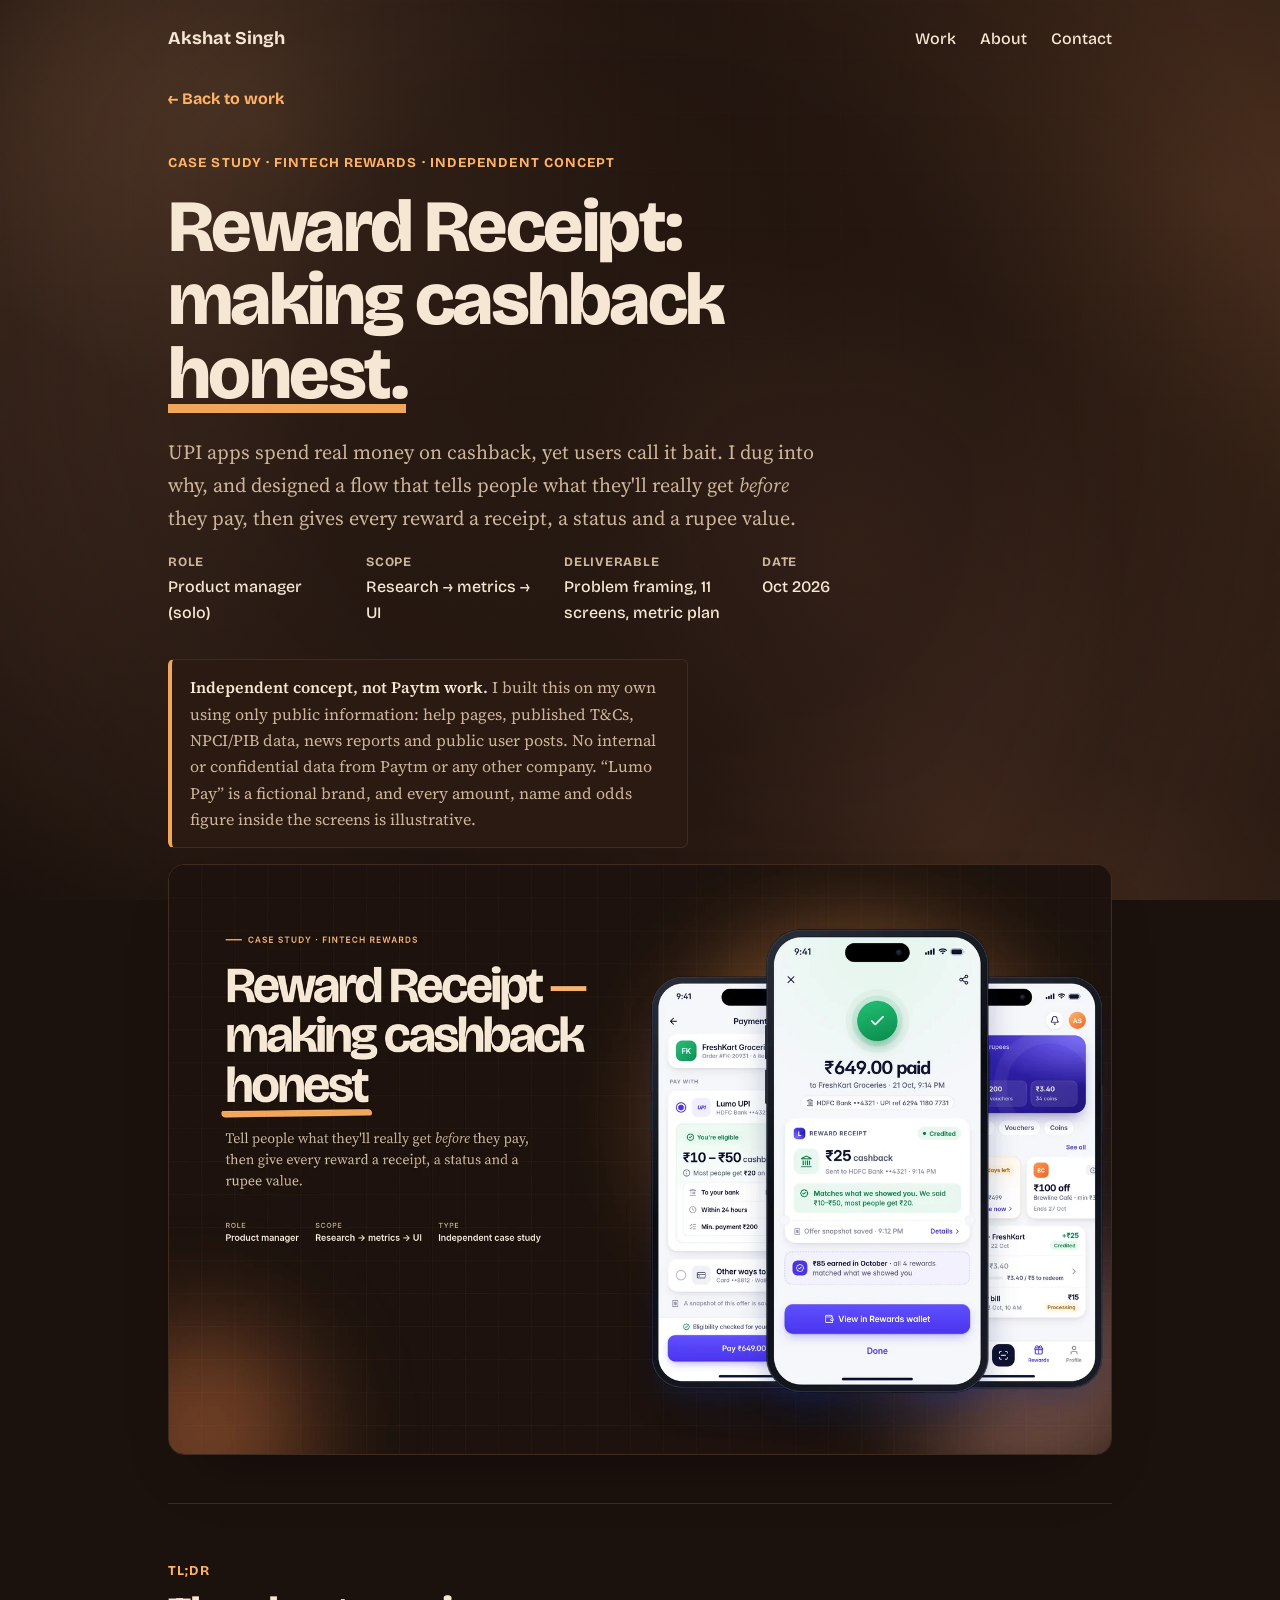
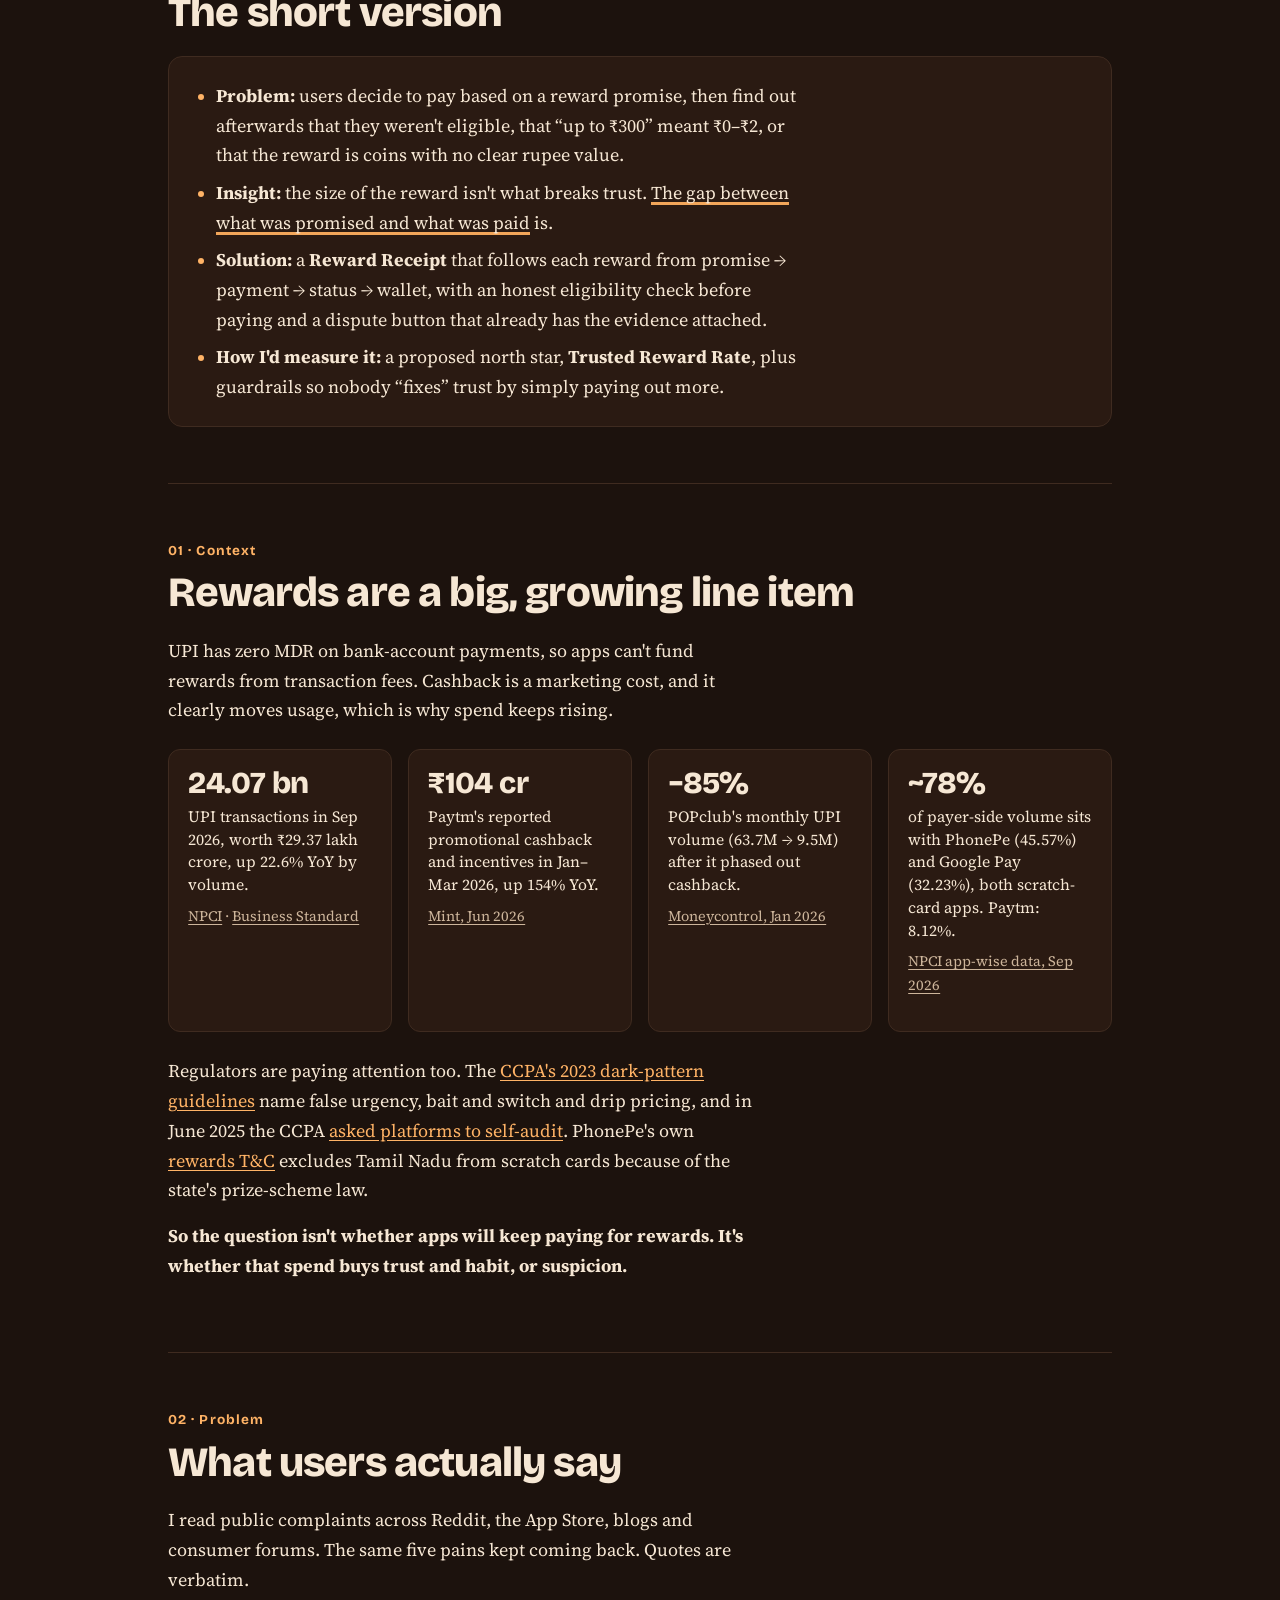
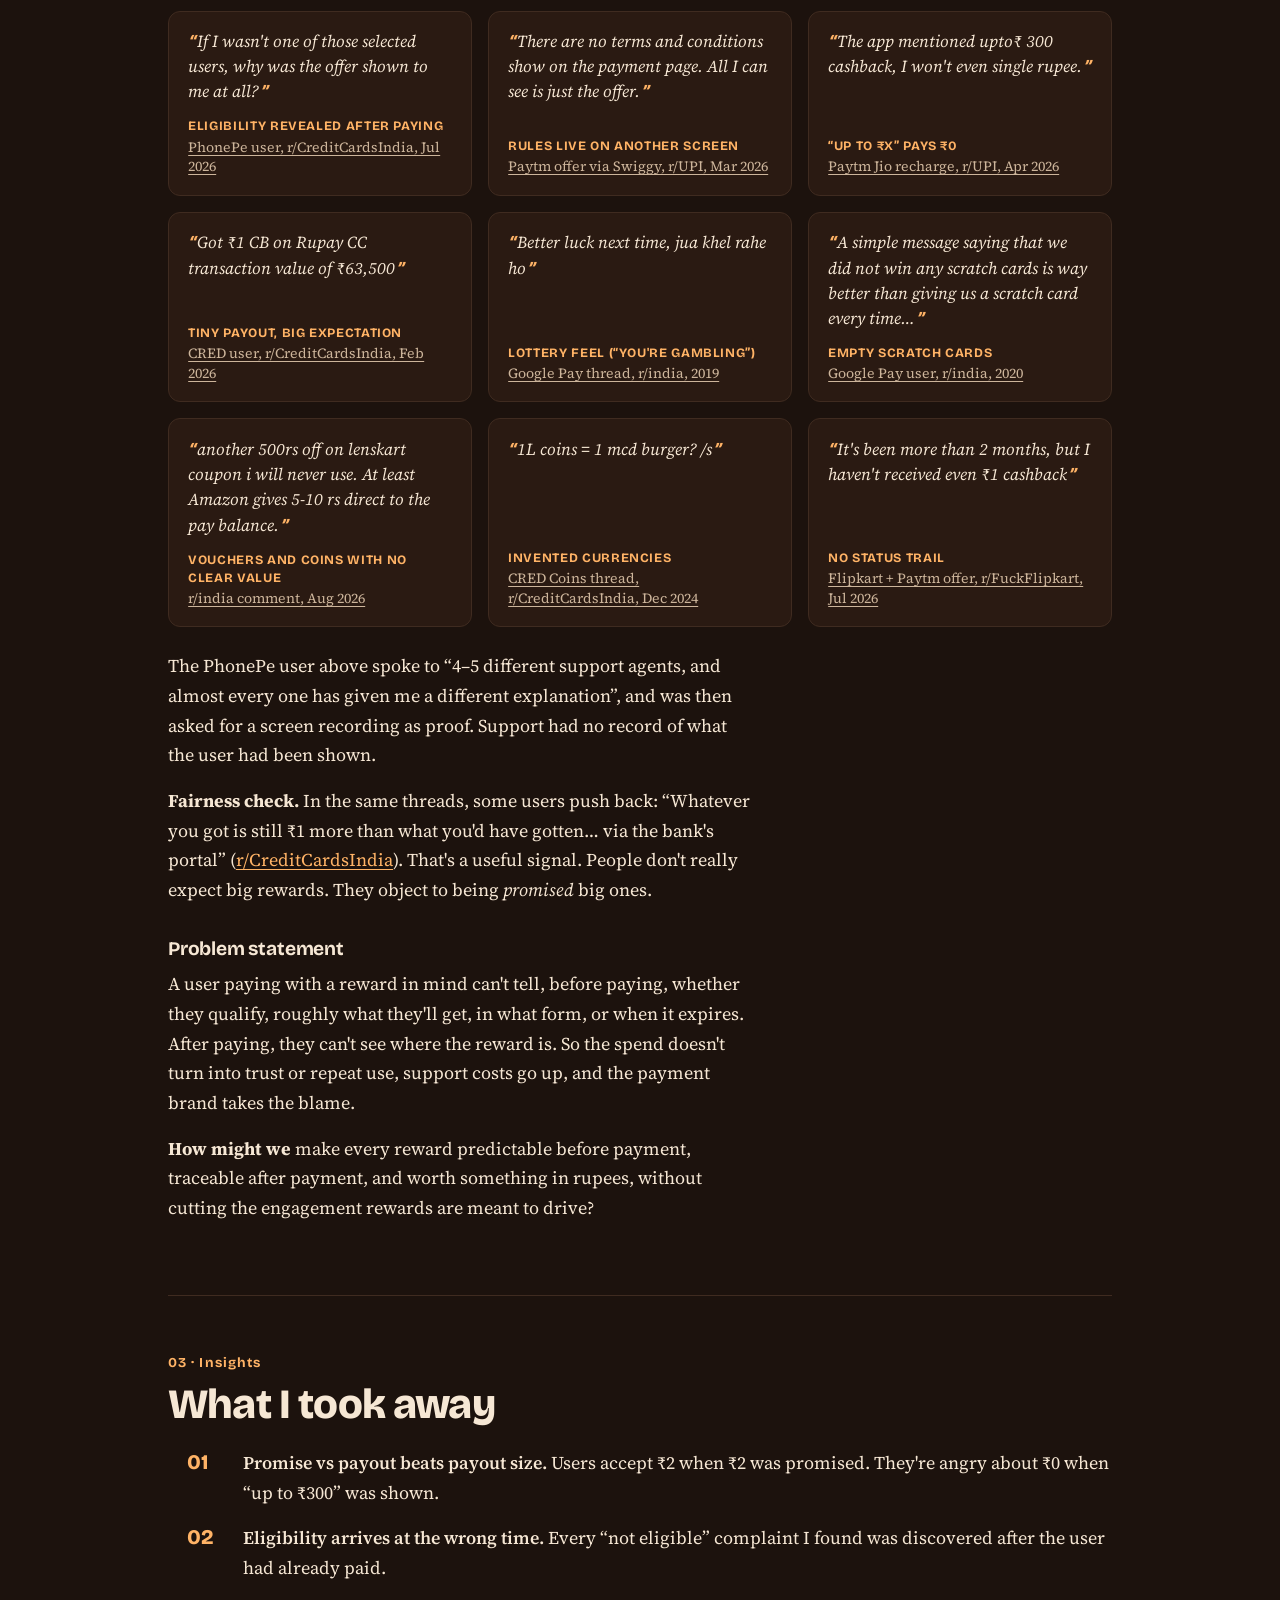
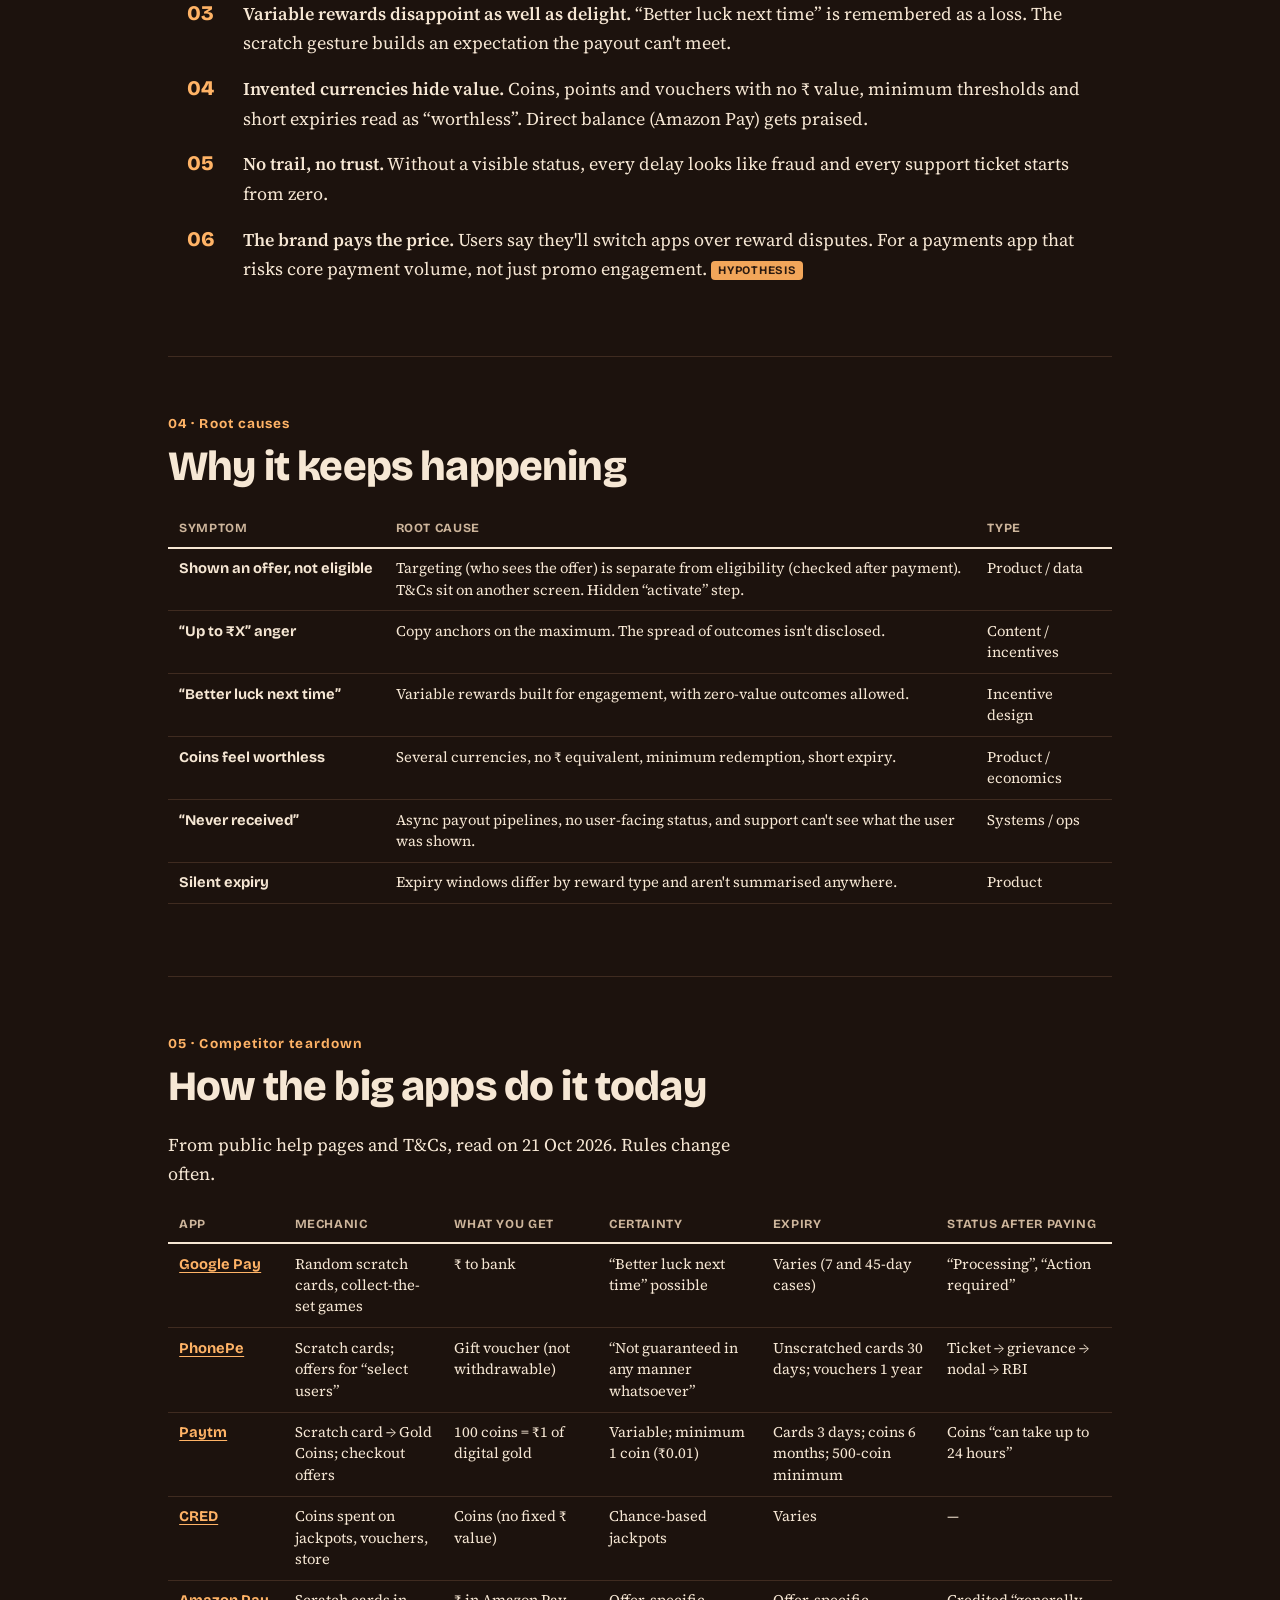
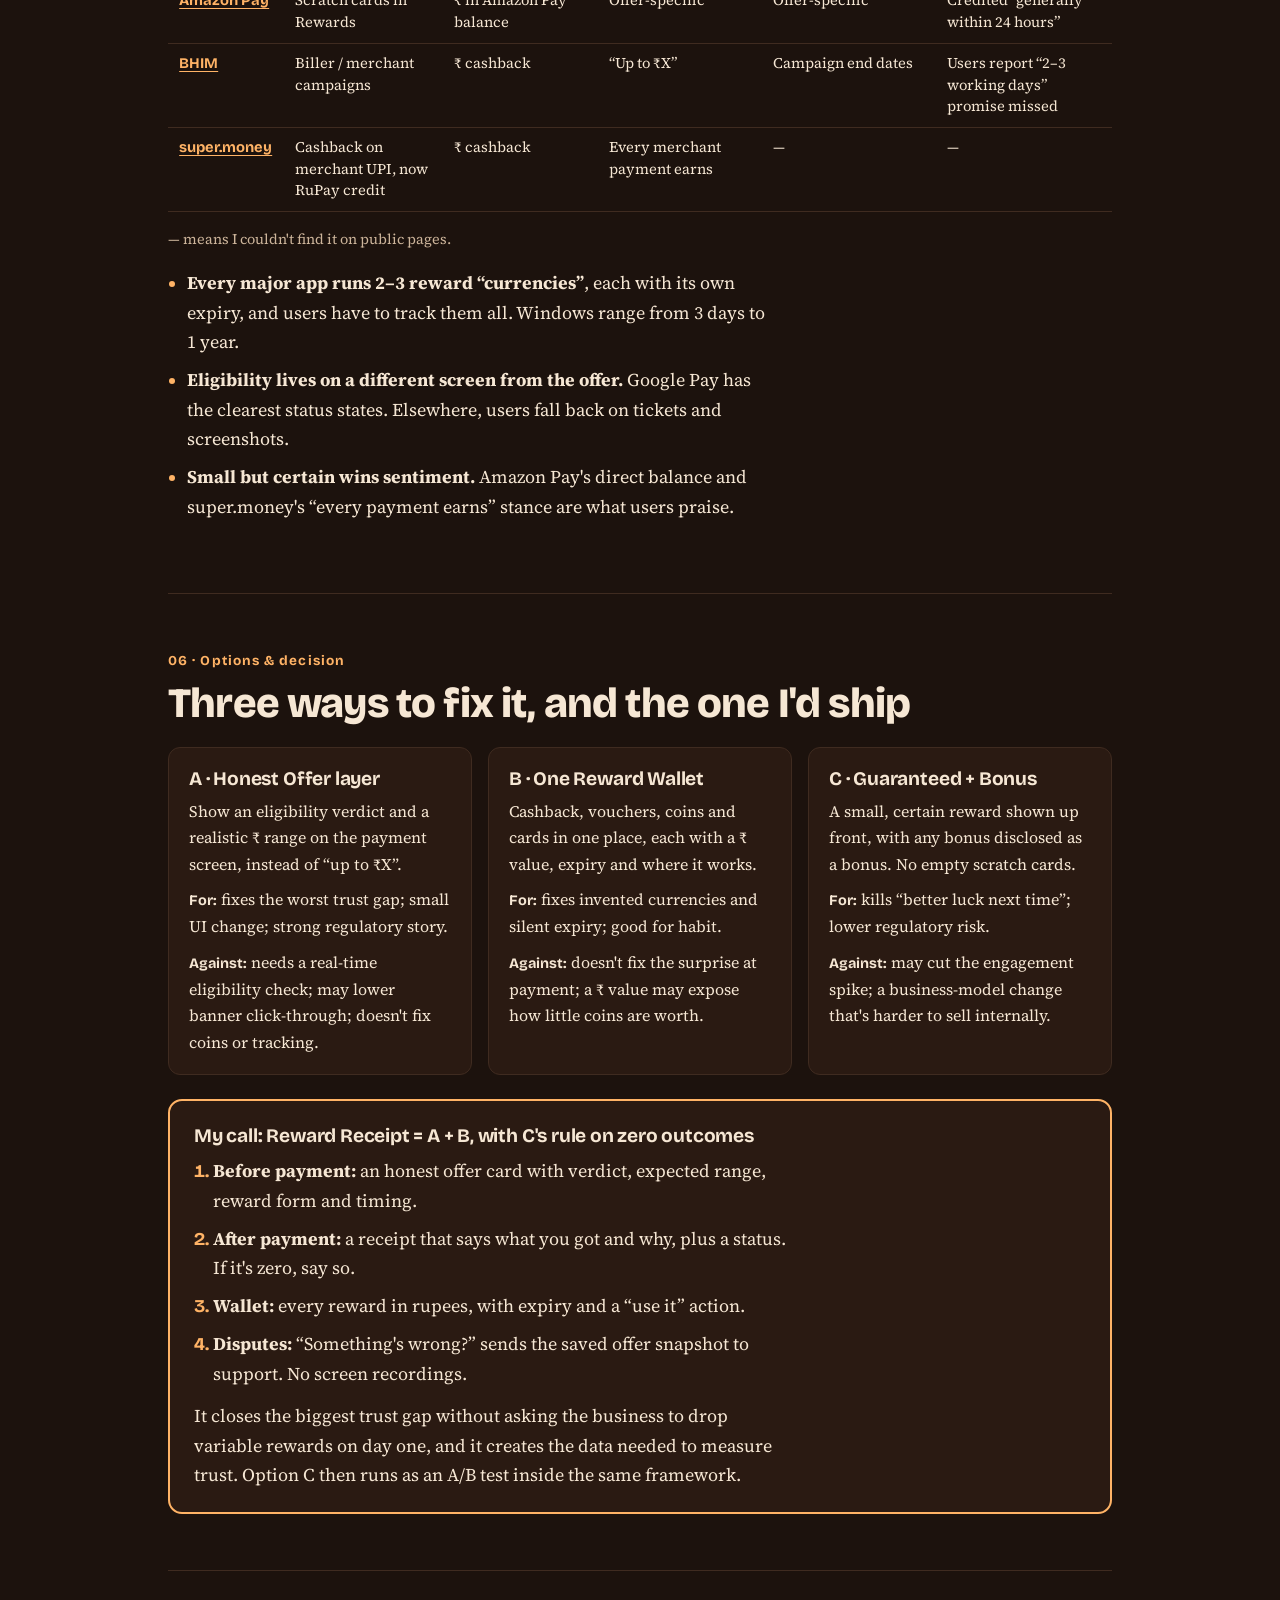
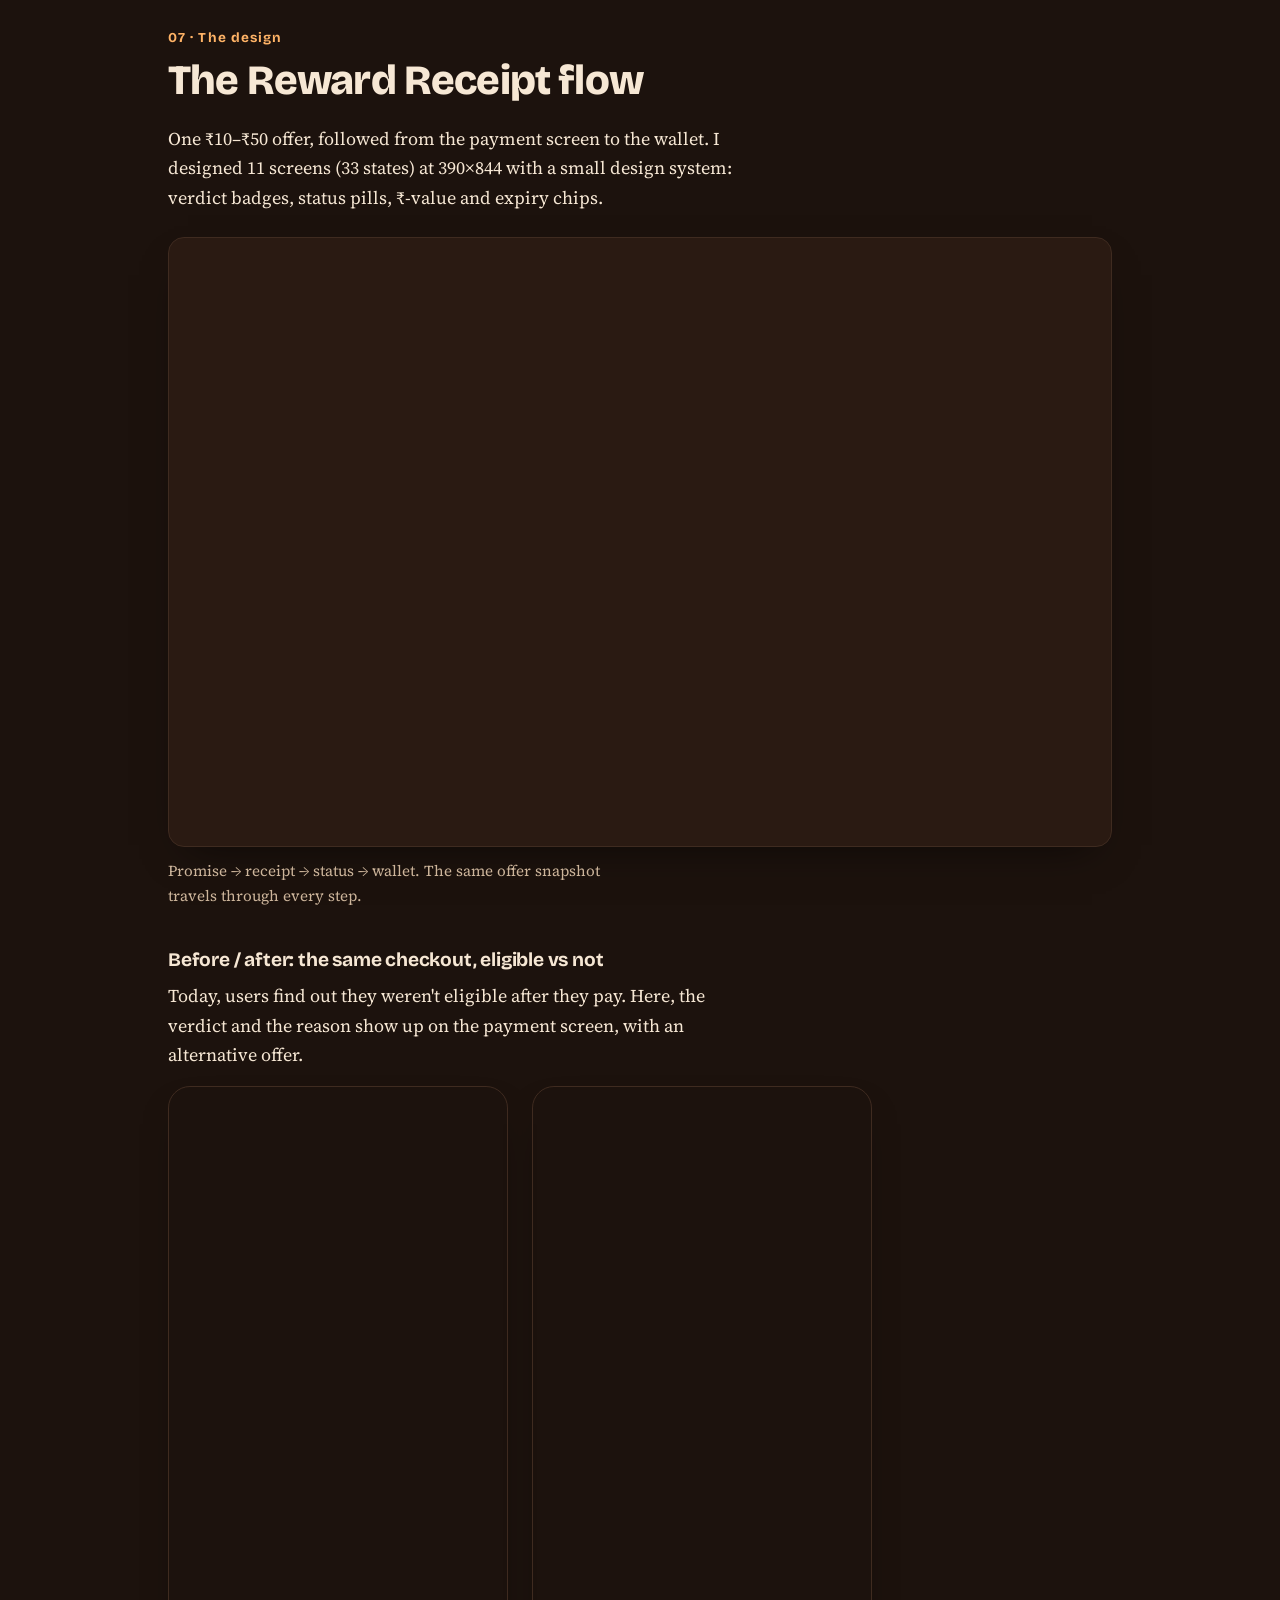
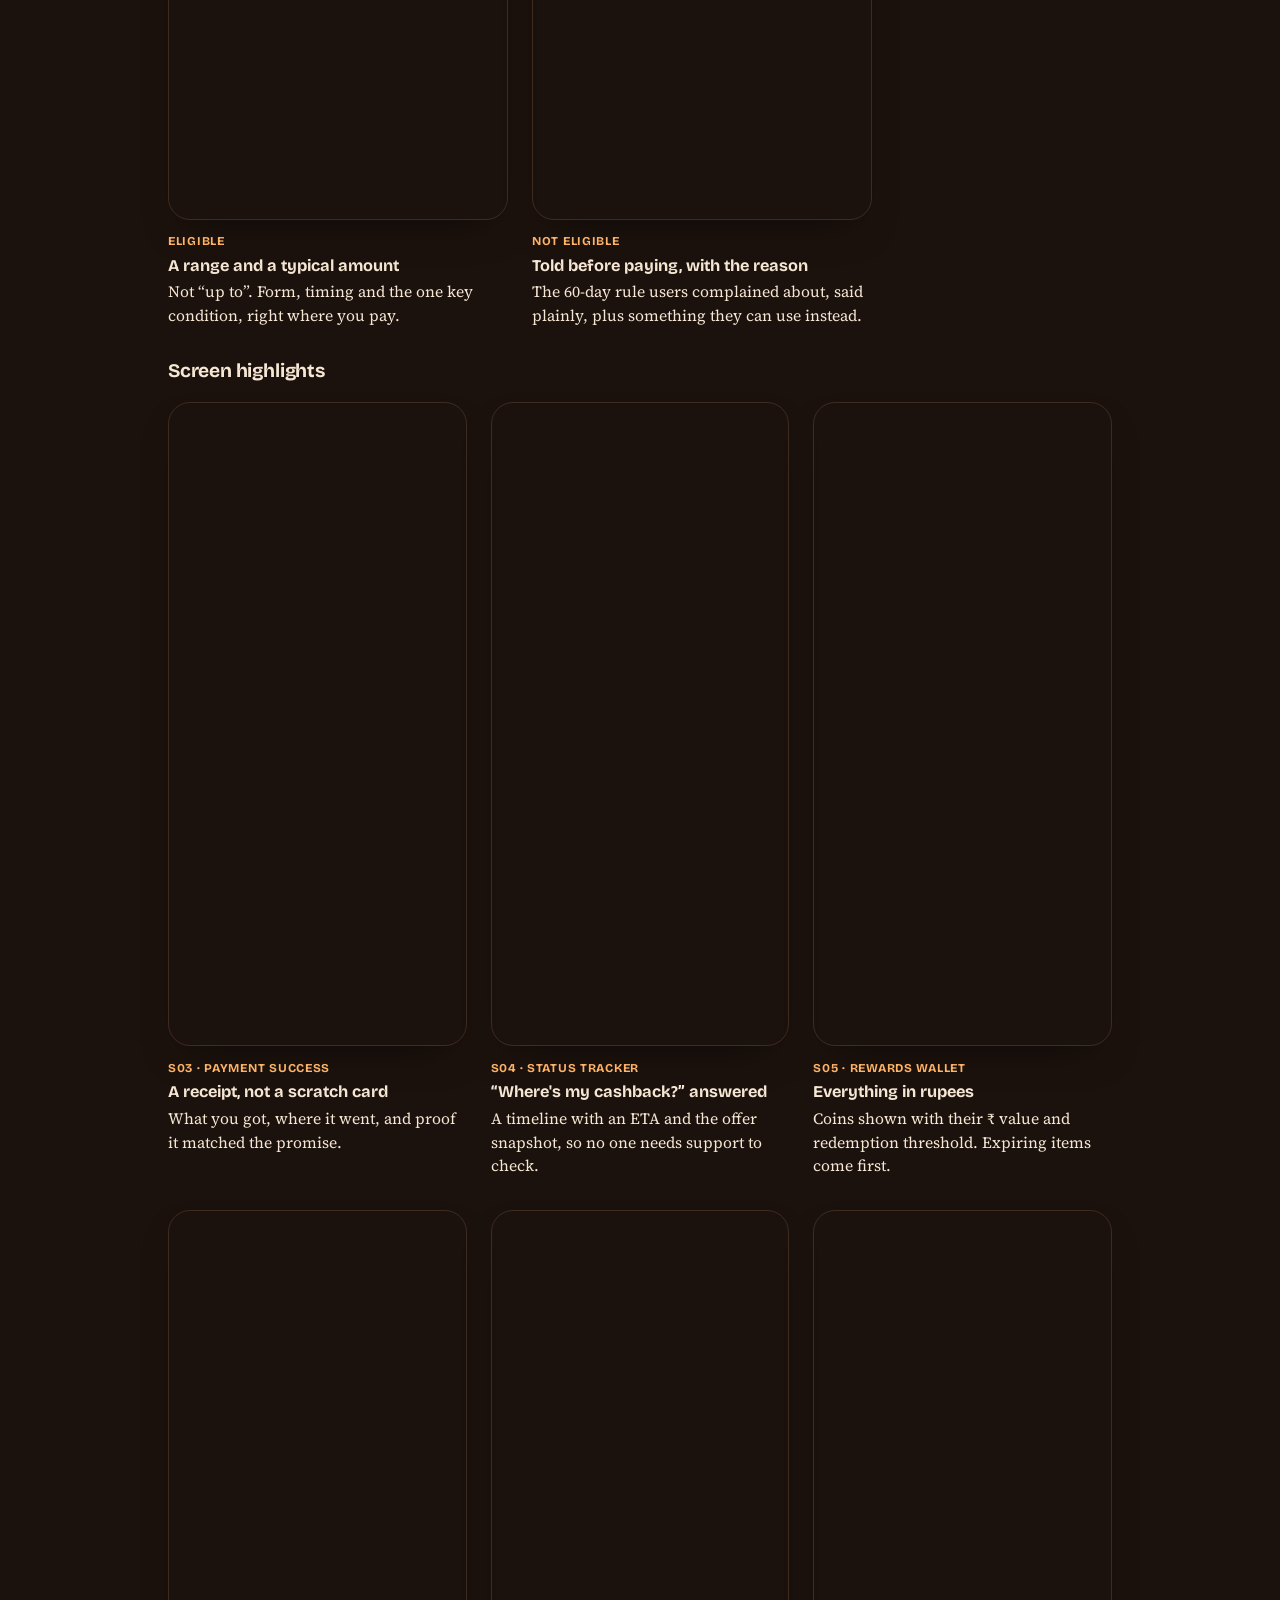
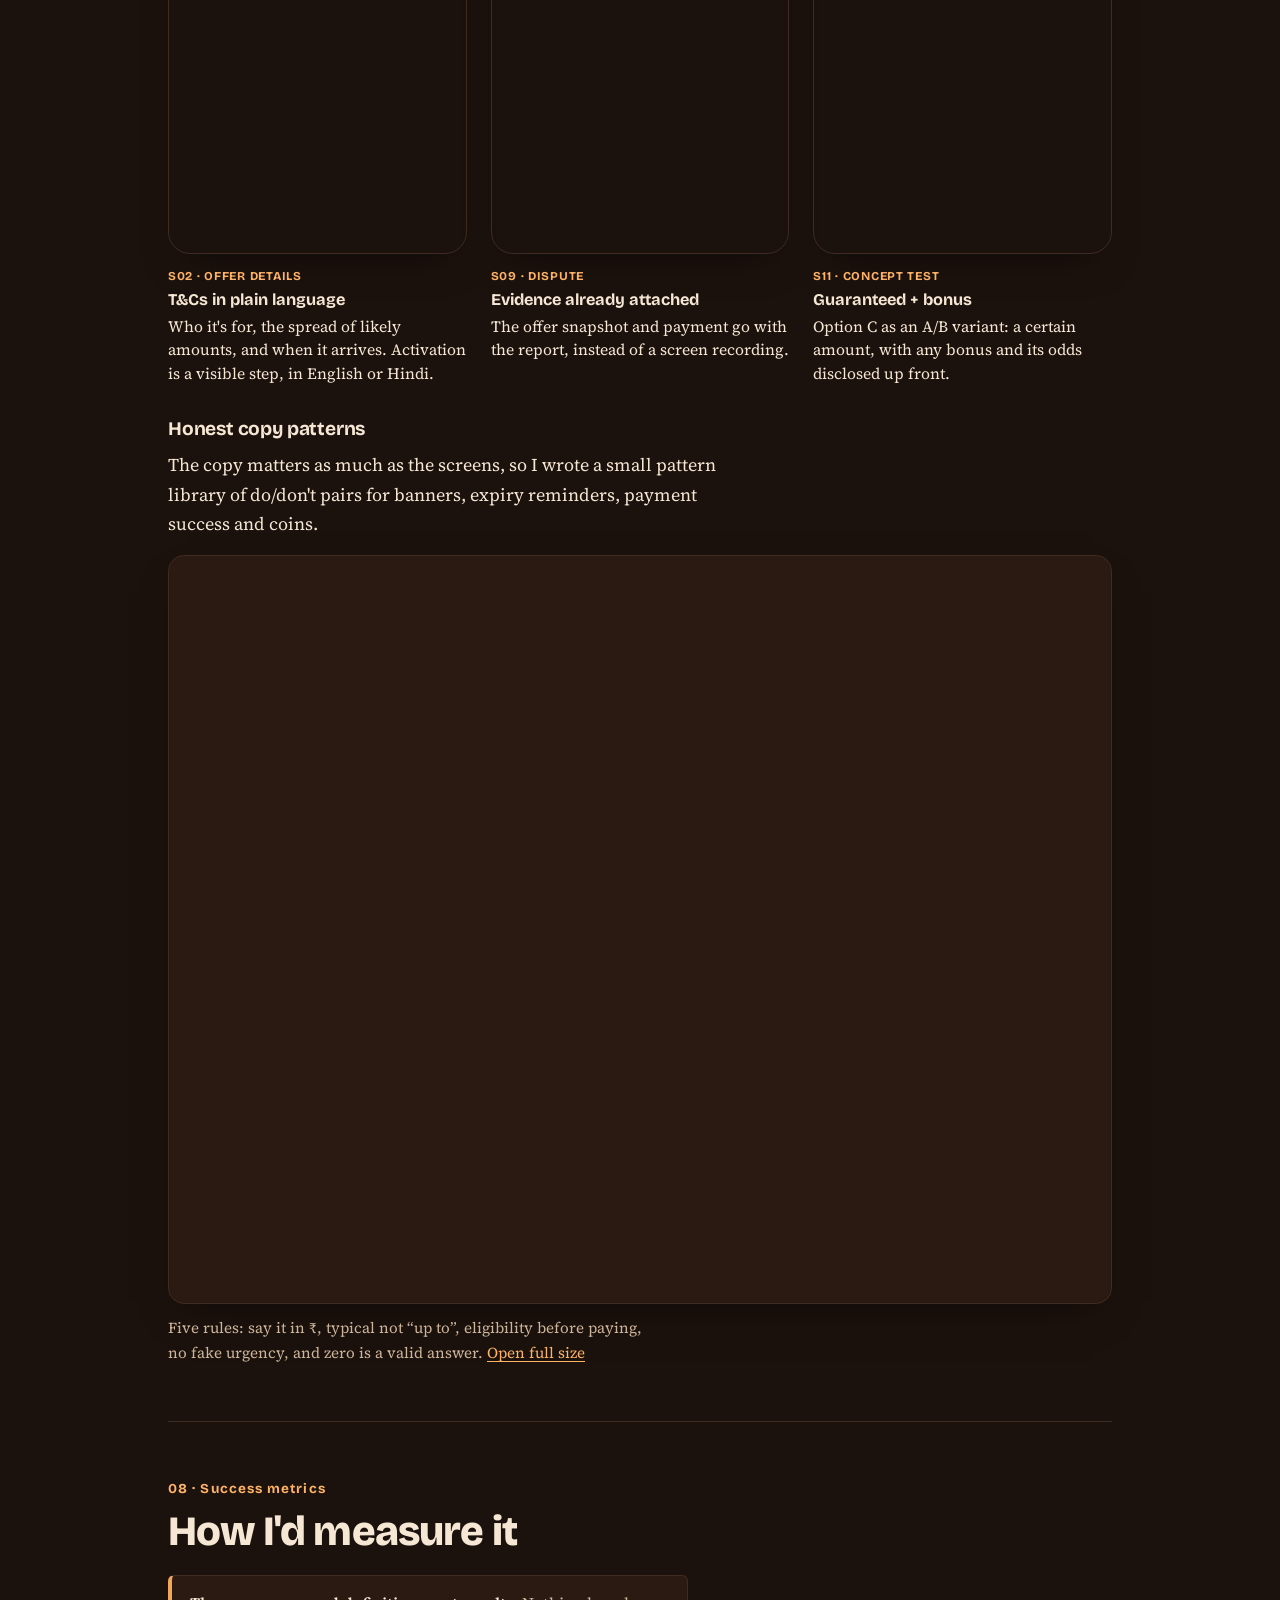
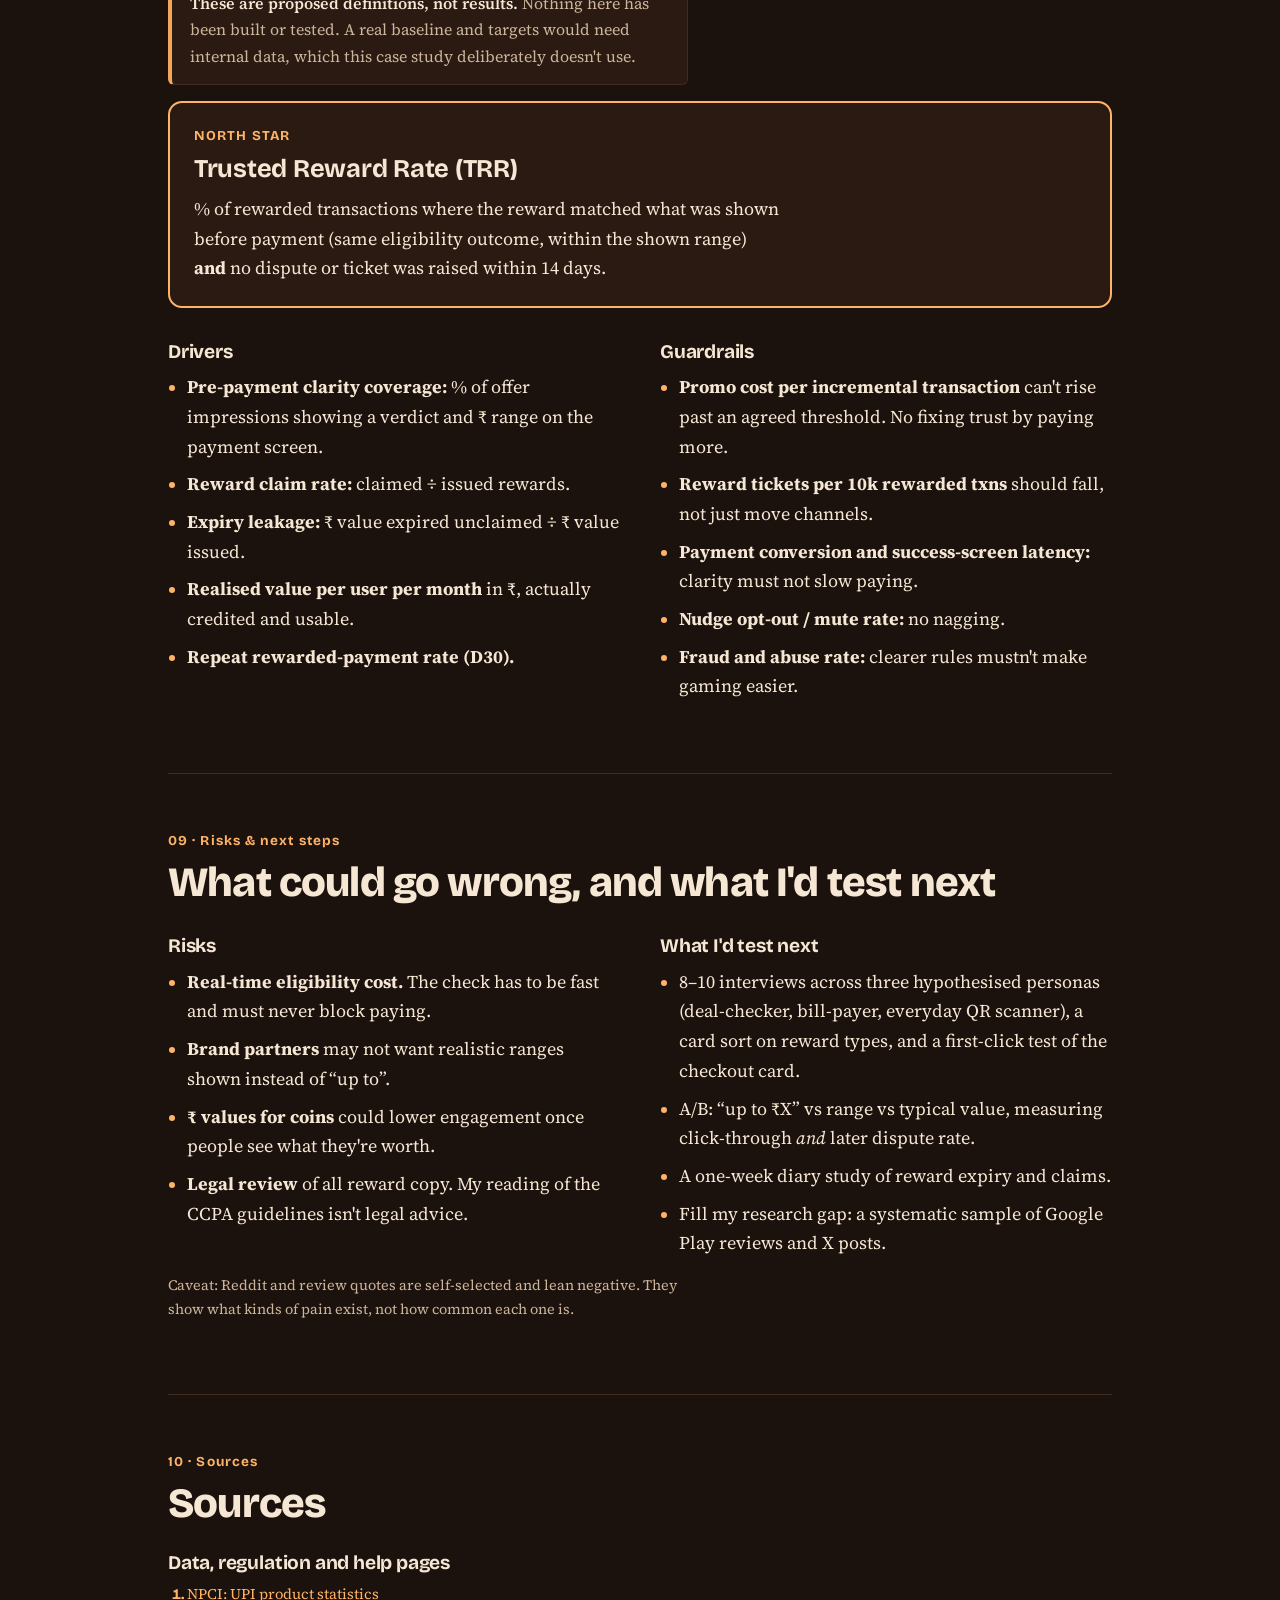
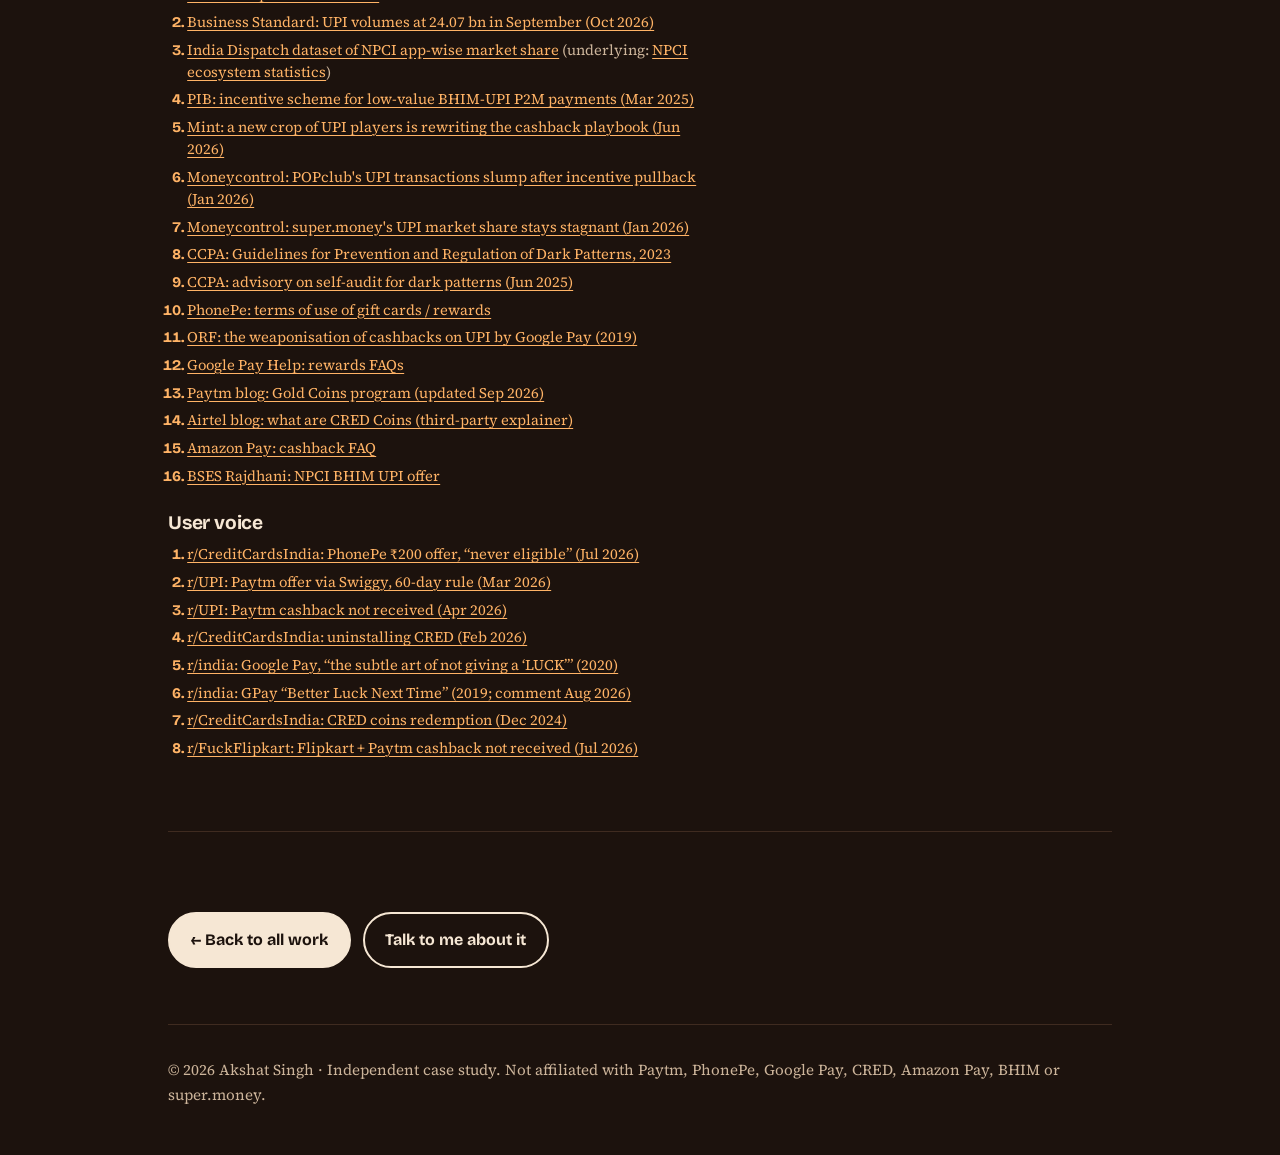
<file: case-studies/rewards-clarity/index.html>
<!DOCTYPE html>
<html lang="en" data-warm="cocoa">
<head>
<meta charset="utf-8">
<meta name="viewport" content="width=device-width, initial-scale=1">
<meta name="theme-color" content="#1C120D">
<script>(function(){var d=document.documentElement,u=new URLSearchParams(location.search),b=u.get("bg"),q=u.get("theme"),T=["cream","terra","cocoa"],t;if(/^[a-ce]$/.test(b))d.setAttribute("data-bg",b);try{if(T.indexOf(q)>-1)sessionStorage.setItem("theme",q);t=sessionStorage.getItem("theme")}catch(e){}if(T.indexOf(q)>-1)t=q;if(T.indexOf(t)<0)t="cocoa";d.setAttribute("data-warm",t);var m=document.querySelector('meta[name="theme-color"]');if(m)m.setAttribute("content",{cream:"#FBF3E6",terra:"#EBD9C1",cocoa:"#1C120D"}[t]);if(q)d.setAttribute("data-preview","")})()</script>
<style>html{background:#1C120D;color-scheme:dark}html[data-warm=cream]{background:#FBF3E6;color-scheme:light}html[data-warm=terra]{background:#EBD9C1;color-scheme:light}</style>
<title>Reward Receipt: making cashback honest | Akshat Singh</title>
<meta name="description" content="Independent product case study: why cashback and scratch-card rewards in Indian UPI apps feel like bait, and a Reward Receipt flow that shows the real reward before you pay.">
<meta property="og:title" content="Reward Receipt: making cashback honest | Akshat Singh">
<meta property="og:description" content="Independent case study on rewards clarity in UPI apps: research, root causes, a designed flow and proposed metrics.">
<meta property="og:type" content="article">
<meta property="og:image" content="https://akshatsingh119.github.io/portfolio/assets/img/rewards-clarity/og-cover-1200x630.jpg">
<meta property="og:image:width" content="1200">
<meta property="og:image:height" content="630">
<link rel="preconnect" href="https://fonts.googleapis.com">
<link rel="preconnect" href="https://fonts.gstatic.com" crossorigin>
<link href="https://fonts.googleapis.com/css2?family=Bricolage+Grotesque:wght@500;700;800&family=Source+Serif+4:ital,wght@0,400;0,600;1,400&display=swap" rel="stylesheet">
<link rel="icon" href="../../assets/img/favicon.svg" type="image/svg+xml">
<link rel="icon" href="../../assets/img/favicon-32.png" sizes="32x32" type="image/png">
<link rel="apple-touch-icon" href="../../assets/img/apple-touch-icon.png">
<link rel="stylesheet" href="../../assets/css/site.css">
<script src="../../assets/js/bg-fx.js" defer></script>
</head>
<body>
<div class="bg" aria-hidden="true"><span class="orb o1"></span><span class="orb o2"></span><span class="orb o3"></span></div>
<div class="wrap">
  <header class="top">
    <a href="../../">Akshat Singh</a>
    <nav aria-label="Primary">
      <a href="../../#work">Work</a>
      <a href="../../#about">About</a>
      <a href="../../#contact">Contact</a>
    </nav>
  </header>

  <main class="cs">
    <a class="cs-back" href="../../#work">← Back to work</a>

    <div class="cs-hero">
      <p class="cs-eyebrow">Case study · Fintech rewards · Independent concept</p>
      <h1>Reward Receipt: making cashback <span>honest.</span></h1>
      <p class="cs-lede">UPI apps spend real money on cashback, yet users call it bait. I dug into why, and designed a flow that tells people what they'll really get <em>before</em> they pay, then gives every reward a receipt, a status and a rupee value.</p>
      <dl class="cs-meta">
        <div><dt>Role</dt><dd>Product manager (solo)</dd></div>
        <div><dt>Scope</dt><dd>Research → metrics → UI</dd></div>
        <div><dt>Deliverable</dt><dd>Problem framing, 11 screens, metric plan</dd></div>
        <div><dt>Date</dt><dd>Oct 2026</dd></div>
      </dl>
      <p class="cs-note"><strong>Independent concept, not Paytm work.</strong> I built this on my own using only public information: help pages, published T&amp;Cs, NPCI/PIB data, news reports and public user posts. No internal or confidential data from Paytm or any other company. “Lumo Pay” is a fictional brand, and every amount, name and odds figure inside the screens is illustrative.</p>
      <figure class="cs-fig cs-cover">
        <img src="../../assets/img/rewards-clarity/cover-cocoa-1600.webp" srcset="../../assets/img/rewards-clarity/cover-cocoa-800.webp 800w, ../../assets/img/rewards-clarity/cover-cocoa-1600.webp 1600w, ../../assets/img/rewards-clarity/cover-cocoa-2400.webp 2400w, ../../assets/img/rewards-clarity/cover-cocoa-3200.webp 3200w" sizes="(max-width: 62rem) calc(100vw - 3rem), 59rem" width="1600" height="1000" fetchpriority="high" alt="Three phone screens from the Reward Receipt concept: a checkout offer card saying 'You're eligible, ₹10–₹50 cashback, most people get ₹20', a payment success screen with a reward receipt showing ₹25 credited and 'Matches what we showed you', and a rewards wallet in rupees.">
      </figure>
    </div>

    <section id="tldr" aria-labelledby="tldr-h">
      <span class="cs-num">TL;DR</span>
      <h2 id="tldr-h">The short version</h2>
      <div class="cs-tldr">
        <ul>
          <li><strong>Problem:</strong> users decide to pay based on a reward promise, then find out afterwards that they weren't eligible, that “up to ₹300” meant ₹0–₹2, or that the reward is coins with no clear rupee value.</li>
          <li><strong>Insight:</strong> the size of the reward isn't what breaks trust. <span class="hl">The gap between what was promised and what was paid</span> is.</li>
          <li><strong>Solution:</strong> a <strong>Reward Receipt</strong> that follows each reward from promise → payment → status → wallet, with an honest eligibility check before paying and a dispute button that already has the evidence attached.</li>
          <li><strong>How I'd measure it:</strong> a proposed north star, <strong>Trusted Reward Rate</strong>, plus guardrails so nobody “fixes” trust by simply paying out more.</li>
        </ul>
      </div>
    </section>

    <section id="context" aria-labelledby="context-h">
      <span class="cs-num">01 · Context</span>
      <h2 id="context-h">Rewards are a big, growing line item</h2>
      <p>UPI has zero MDR on bank-account payments, so apps can't fund rewards from transaction fees. Cashback is a marketing cost, and it clearly moves usage, which is why spend keeps rising.</p>
      <div class="cs-stats">
        <div class="cs-stat"><b>24.07 bn</b><span>UPI transactions in Sep 2026, worth ₹29.37 lakh crore, up 22.6% YoY by volume.</span><p class="cs-src"><a href="https://www.npci.org.in/product/upi/product-statistics/" rel="noopener">NPCI</a> · <a href="https://www.business-standard.com/finance/news/upi-transactions-september-2026-mdr-october-15-npci-126100100510_1.html" rel="noopener">Business Standard</a></p></div>
        <div class="cs-stat"><b>₹104 cr</b><span>Paytm's reported promotional cashback and incentives in Jan–Mar 2026, up 154% YoY.</span><p class="cs-src"><a href="https://www.livemint.com/industry/fintechs-upi-payments-cashback-finance-credit-commerce-11782036097346.html" rel="noopener">Mint, Jun 2026</a></p></div>
        <div class="cs-stat"><b>−85%</b><span>POPclub's monthly UPI volume (63.7M → 9.5M) after it phased out cashback.</span><p class="cs-src"><a href="https://www.moneycontrol.com/technology/razorpay-backed-popclub-s-upi-transactions-slump-as-incentive-pullback-hits-hard-article-13772022.html" rel="noopener">Moneycontrol, Jan 2026</a></p></div>
        <div class="cs-stat"><b>~78%</b><span>of payer-side volume sits with PhonePe (45.57%) and Google Pay (32.23%), both scratch-card apps. Paytm: 8.12%.</span><p class="cs-src"><a href="https://data.indiadispatch.com/data/series/payments/upi-app-market-share.csv" rel="noopener">NPCI app-wise data, Sep 2026</a></p></div>
      </div>
      <p>Regulators are paying attention too. The <a href="https://consumeraffairs.nic.in/sites/default/files/The%20Guidelines%20for%20Prevention%20and%20Regulation%20of%20Dark%20Patterns%2C%202023.pdf" rel="noopener">CCPA's 2023 dark-pattern guidelines</a> name false urgency, bait and switch and drip pricing, and in June 2025 the CCPA <a href="https://consumeraffairs.nic.in/latestnews/ccpa-advisory-terms-consumer-protection-act-2019-self-audit-e-commerce-platforms" rel="noopener">asked platforms to self-audit</a>. PhonePe's own <a href="https://www.phonepe.com/terms-conditions/gifts-rewards/" rel="noopener">rewards T&amp;C</a> excludes Tamil Nadu from scratch cards because of the state's prize-scheme law.</p>
      <p><strong>So the question isn't whether apps will keep paying for rewards. It's whether that spend buys trust and habit, or suspicion.</strong></p>
    </section>

    <section id="problem" aria-labelledby="problem-h">
      <span class="cs-num">02 · Problem</span>
      <h2 id="problem-h">What users actually say</h2>
      <p>I read public complaints across Reddit, the App Store, blogs and consumer forums. The same five pains kept coming back. Quotes are verbatim.</p>
      <div class="cs-quotes">
        <figure class="cs-quote">
          <p>If I wasn't one of those selected users, why was the offer shown to me at all?</p>
          <figcaption><span class="cs-pain">Eligibility revealed after paying</span><a href="https://www.reddit.com/r/CreditCardsIndia/comments/1usjtlp/phonepe_showed_me_a_200_cashback_offer_i/" rel="noopener">PhonePe user, r/CreditCardsIndia, Jul 2026</a></figcaption>
        </figure>
        <figure class="cs-quote">
          <p>There are no terms and conditions show on the payment page. All I can see is just the offer.</p>
          <figcaption><span class="cs-pain">Rules live on another screen</span><a href="https://www.reddit.com/r/UPI/comments/1risucz/paytm_bluffing_technique/" rel="noopener">Paytm offer via Swiggy, r/UPI, Mar 2026</a></figcaption>
        </figure>
        <figure class="cs-quote">
          <p>The app mentioned upto₹ 300 cashback, I won't even single rupee.</p>
          <figcaption><span class="cs-pain">“Up to ₹X” pays ₹0</span><a href="https://www.reddit.com/r/UPI/comments/1sb4x93/paytm_cashback_not_received/" rel="noopener">Paytm Jio recharge, r/UPI, Apr 2026</a></figcaption>
        </figure>
        <figure class="cs-quote">
          <p>Got ₹1 CB on Rupay CC transaction value of ₹63,500</p>
          <figcaption><span class="cs-pain">Tiny payout, big expectation</span><a href="https://www.reddit.com/r/CreditCardsIndia/comments/1qz8dmz/uninstalling_cred_app/" rel="noopener">CRED user, r/CreditCardsIndia, Feb 2026</a></figcaption>
        </figure>
        <figure class="cs-quote">
          <p>Better luck next time, jua khel rahe ho</p>
          <figcaption><span class="cs-pain">Lottery feel (“you're gambling”)</span><a href="https://www.reddit.com/r/india/comments/dncasx/my_cousin_received_this_from_the_gpay_scratch/" rel="noopener">Google Pay thread, r/india, 2019</a></figcaption>
        </figure>
        <figure class="cs-quote">
          <p>A simple message saying that we did not win any scratch cards is way better than giving us a scratch card every time…</p>
          <figcaption><span class="cs-pain">Empty scratch cards</span><a href="https://www.reddit.com/r/india/comments/fft0sp/google_pay_the_subtle_of_art_of_not_giving_a_luck/" rel="noopener">Google Pay user, r/india, 2020</a></figcaption>
        </figure>
        <figure class="cs-quote">
          <p>another 500rs off on lenskart coupon i will never use. At least Amazon gives 5-10 rs direct to the pay balance.</p>
          <figcaption><span class="cs-pain">Vouchers and coins with no clear value</span><a href="https://www.reddit.com/r/india/comments/dncasx/my_cousin_received_this_from_the_gpay_scratch/" rel="noopener">r/india comment, Aug 2026</a></figcaption>
        </figure>
        <figure class="cs-quote">
          <p>1L coins = 1 mcd burger? /s</p>
          <figcaption><span class="cs-pain">Invented currencies</span><a href="https://www.reddit.com/r/CreditCardsIndia/comments/1hb6zh6/why_aint_anybody_talking_about_this/" rel="noopener">CRED Coins thread, r/CreditCardsIndia, Dec 2024</a></figcaption>
        </figure>
        <figure class="cs-quote">
          <p>It's been more than 2 months, but I haven't received even ₹1 cashback</p>
          <figcaption><span class="cs-pain">No status trail</span><a href="https://www.reddit.com/r/FuckFlipkart/comments/1ulmg7c/flipkart_paytm_cashback_not_received_even_after_2/" rel="noopener">Flipkart + Paytm offer, r/FuckFlipkart, Jul 2026</a></figcaption>
        </figure>
      </div>
      <p>The PhonePe user above spoke to “4–5 different support agents, and almost every one has given me a different explanation”, and was then asked for a screen recording as proof. Support had no record of what the user had been shown.</p>
      <p><strong>Fairness check.</strong> In the same threads, some users push back: “Whatever you got is still ₹1 more than what you'd have gotten… via the bank's portal” (<a href="https://www.reddit.com/r/CreditCardsIndia/comments/1qz8dmz/uninstalling_cred_app/" rel="noopener">r/CreditCardsIndia</a>). That's a useful signal. People don't really expect big rewards. They object to being <em>promised</em> big ones.</p>
      <h3>Problem statement</h3>
      <p>A user paying with a reward in mind can't tell, before paying, whether they qualify, roughly what they'll get, in what form, or when it expires. After paying, they can't see where the reward is. So the spend doesn't turn into trust or repeat use, support costs go up, and the payment brand takes the blame.</p>
      <p><strong>How might we</strong> make every reward predictable before payment, traceable after payment, and worth something in rupees, without cutting the engagement rewards are meant to drive?</p>
    </section>

    <section id="insights" aria-labelledby="insights-h">
      <span class="cs-num">03 · Insights</span>
      <h2 id="insights-h">What I took away</h2>
      <ol class="cs-insights">
        <li><div><strong>Promise vs payout beats payout size.</strong> Users accept ₹2 when ₹2 was promised. They're angry about ₹0 when “up to ₹300” was shown.</div></li>
        <li><div><strong>Eligibility arrives at the wrong time.</strong> Every “not eligible” complaint I found was discovered after the user had already paid.</div></li>
        <li><div><strong>Variable rewards disappoint as well as delight.</strong> “Better luck next time” is remembered as a loss. The scratch gesture builds an expectation the payout can't meet.</div></li>
        <li><div><strong>Invented currencies hide value.</strong> Coins, points and vouchers with no ₹ value, minimum thresholds and short expiries read as “worthless”. Direct balance (Amazon Pay) gets praised.</div></li>
        <li><div><strong>No trail, no trust.</strong> Without a visible status, every delay looks like fraud and every support ticket starts from zero.</div></li>
        <li><div><strong>The brand pays the price.</strong> Users say they'll switch apps over reward disputes. For a payments app that risks core payment volume, not just promo engagement. <span class="cs-tag">Hypothesis</span></div></li>
      </ol>
    </section>

    <section id="root-causes" aria-labelledby="root-h">
      <span class="cs-num">04 · Root causes</span>
      <h2 id="root-h">Why it keeps happening</h2>
      <div class="cs-table-wrap">
        <table class="cs-table">
          <thead><tr><th scope="col">Symptom</th><th scope="col">Root cause</th><th scope="col">Type</th></tr></thead>
          <tbody>
            <tr><th scope="row">Shown an offer, not eligible</th><td data-label="Root cause">Targeting (who sees the offer) is separate from eligibility (checked after payment). T&amp;Cs sit on another screen. Hidden “activate” step.</td><td data-label="Type">Product / data</td></tr>
            <tr><th scope="row">“Up to ₹X” anger</th><td data-label="Root cause">Copy anchors on the maximum. The spread of outcomes isn't disclosed.</td><td data-label="Type">Content / incentives</td></tr>
            <tr><th scope="row">“Better luck next time”</th><td data-label="Root cause">Variable rewards built for engagement, with zero-value outcomes allowed.</td><td data-label="Type">Incentive design</td></tr>
            <tr><th scope="row">Coins feel worthless</th><td data-label="Root cause">Several currencies, no ₹ equivalent, minimum redemption, short expiry.</td><td data-label="Type">Product / economics</td></tr>
            <tr><th scope="row">“Never received”</th><td data-label="Root cause">Async payout pipelines, no user-facing status, and support can't see what the user was shown.</td><td data-label="Type">Systems / ops</td></tr>
            <tr><th scope="row">Silent expiry</th><td data-label="Root cause">Expiry windows differ by reward type and aren't summarised anywhere.</td><td data-label="Type">Product</td></tr>
          </tbody>
        </table>
      </div>
    </section>

    <section id="teardown" aria-labelledby="teardown-h">
      <span class="cs-num">05 · Competitor teardown</span>
      <h2 id="teardown-h">How the big apps do it today</h2>
      <p>From public help pages and T&amp;Cs, read on 21 Oct 2026. Rules change often.</p>
      <div class="cs-table-wrap">
        <table class="cs-table">
          <thead><tr><th scope="col">App</th><th scope="col">Mechanic</th><th scope="col">What you get</th><th scope="col">Certainty</th><th scope="col">Expiry</th><th scope="col">Status after paying</th></tr></thead>
          <tbody>
            <tr><th scope="row"><a href="https://support.google.com/pay/india/answer/7539588?hl=en" rel="noopener">Google Pay</a></th><td data-label="Mechanic">Random scratch cards, collect-the-set games</td><td data-label="What you get">₹ to bank</td><td data-label="Certainty">“Better luck next time” possible</td><td data-label="Expiry">Varies (7 and 45-day cases)</td><td data-label="Status">“Processing”, “Action required”</td></tr>
            <tr><th scope="row"><a href="https://www.phonepe.com/terms-conditions/gifts-rewards/" rel="noopener">PhonePe</a></th><td data-label="Mechanic">Scratch cards; offers for “select users”</td><td data-label="What you get">Gift voucher (not withdrawable)</td><td data-label="Certainty">“Not guaranteed in any manner whatsoever”</td><td data-label="Expiry">Unscratched cards 30 days; vouchers 1 year</td><td data-label="Status">Ticket → grievance → nodal → RBI</td></tr>
            <tr><th scope="row"><a href="https://paytm.com/blog/paytm-gold-coins/what-is-paytm-gold-coin-program/" rel="noopener">Paytm</a></th><td data-label="Mechanic">Scratch card → Gold Coins; checkout offers</td><td data-label="What you get">100 coins = ₹1 of digital gold</td><td data-label="Certainty">Variable; minimum 1 coin (₹0.01)</td><td data-label="Expiry">Cards 3 days; coins 6 months; 500-coin minimum</td><td data-label="Status">Coins “can take up to 24 hours”</td></tr>
            <tr><th scope="row"><a href="https://www.airtel.in/blog/credit-card/what-are-cred-coins-how-to-use-them-complete-guide/" rel="noopener">CRED</a></th><td data-label="Mechanic">Coins spent on jackpots, vouchers, store</td><td data-label="What you get">Coins (no fixed ₹ value)</td><td data-label="Certainty">Chance-based jackpots</td><td data-label="Expiry">Varies</td><td data-label="Status">—</td></tr>
            <tr><th scope="row"><a href="https://www.amazon.in/gp/help/customer/display.html?nodeId=202169540" rel="noopener">Amazon Pay</a></th><td data-label="Mechanic">Scratch cards in Rewards</td><td data-label="What you get">₹ in Amazon Pay balance</td><td data-label="Certainty">Offer-specific</td><td data-label="Expiry">Offer-specific</td><td data-label="Status">Credited “generally within 24 hours”</td></tr>
            <tr><th scope="row"><a href="https://www.bsesdelhi.com/web/brpl/npci-bhim-upi" rel="noopener">BHIM</a></th><td data-label="Mechanic">Biller / merchant campaigns</td><td data-label="What you get">₹ cashback</td><td data-label="Certainty">“Up to ₹X”</td><td data-label="Expiry">Campaign end dates</td><td data-label="Status">Users report “2–3 working days” promise missed</td></tr>
            <tr><th scope="row"><a href="https://www.moneycontrol.com/technology/flipkart-s-super-money-hits-a-upi-plateau-here-s-what-it-s-trying-next-article-13768053.html" rel="noopener">super.money</a></th><td data-label="Mechanic">Cashback on merchant UPI, now RuPay credit</td><td data-label="What you get">₹ cashback</td><td data-label="Certainty">Every merchant payment earns</td><td data-label="Expiry">—</td><td data-label="Status">—</td></tr>
          </tbody>
        </table>
      </div>
      <p class="cs-src">— means I couldn't find it on public pages.</p>
      <ul>
        <li><strong>Every major app runs 2–3 reward “currencies”</strong>, each with its own expiry, and users have to track them all. Windows range from 3 days to 1 year.</li>
        <li><strong>Eligibility lives on a different screen from the offer.</strong> Google Pay has the clearest status states. Elsewhere, users fall back on tickets and screenshots.</li>
        <li><strong>Small but certain wins sentiment.</strong> Amazon Pay's direct balance and super.money's “every payment earns” stance are what users praise.</li>
      </ul>
    </section>

    <section id="solution" aria-labelledby="solution-h">
      <span class="cs-num">06 · Options &amp; decision</span>
      <h2 id="solution-h">Three ways to fix it, and the one I'd ship</h2>
      <div class="cs-options">
        <div class="cs-option">
          <h3>A · Honest Offer layer</h3>
          <p>Show an eligibility verdict and a realistic ₹ range on the payment screen, instead of “up to ₹X”.</p>
          <p><b>For:</b> fixes the worst trust gap; small UI change; strong regulatory story.</p>
          <p><b>Against:</b> needs a real-time eligibility check; may lower banner click-through; doesn't fix coins or tracking.</p>
        </div>
        <div class="cs-option">
          <h3>B · One Reward Wallet</h3>
          <p>Cashback, vouchers, coins and cards in one place, each with a ₹ value, expiry and where it works.</p>
          <p><b>For:</b> fixes invented currencies and silent expiry; good for habit.</p>
          <p><b>Against:</b> doesn't fix the surprise at payment; a ₹ value may expose how little coins are worth.</p>
        </div>
        <div class="cs-option">
          <h3>C · Guaranteed + Bonus</h3>
          <p>A small, certain reward shown up front, with any bonus disclosed as a bonus. No empty scratch cards.</p>
          <p><b>For:</b> kills “better luck next time”; lower regulatory risk.</p>
          <p><b>Against:</b> may cut the engagement spike; a business-model change that's harder to sell internally.</p>
        </div>
      </div>
      <div class="cs-decision">
        <h3>My call: Reward Receipt = A + B, with C's rule on zero outcomes</h3>
        <ol>
          <li><strong>Before payment:</strong> an honest offer card with verdict, expected range, reward form and timing.</li>
          <li><strong>After payment:</strong> a receipt that says what you got and why, plus a status. If it's zero, say so.</li>
          <li><strong>Wallet:</strong> every reward in rupees, with expiry and a “use it” action.</li>
          <li><strong>Disputes:</strong> “Something's wrong?” sends the saved offer snapshot to support. No screen recordings.</li>
        </ol>
        <p style="margin:0">It closes the biggest trust gap without asking the business to drop variable rewards on day one, and it creates the data needed to measure trust. Option C then runs as an A/B test inside the same framework.</p>
      </div>
    </section>

    <section id="flow" aria-labelledby="flow-h">
      <span class="cs-num">07 · The design</span>
      <h2 id="flow-h">The Reward Receipt flow</h2>
      <p>One ₹10–₹50 offer, followed from the payment screen to the wallet. I designed 11 screens (33 states) at 390×844 with a small design system: verdict badges, status pills, ₹-value and expiry chips.</p>
      <figure class="cs-fig cs-flow">
        <img src="../../assets/img/rewards-clarity/flow-cocoa-1920.webp" srcset="../../assets/img/rewards-clarity/flow-cocoa-960.webp 960w, ../../assets/img/rewards-clarity/flow-cocoa-1920.webp 1920w, ../../assets/img/rewards-clarity/flow-cocoa-2880.webp 2880w" sizes="(max-width: 62rem) 100vw, 59rem" width="1920" height="1240" loading="lazy" decoding="async" alt="Flow overview in four steps. Step 1, before paying: an offer card shows eligibility and a ₹10–₹50 range. Step 2, right after paying: a reward receipt shows ₹25 credited and that it matched the promise. Step 3, while it's on the way: a status timeline from promised to credited with a saved offer snapshot. Step 4, any time after: a wallet that values cashback, vouchers and coins in rupees.">
        <figcaption>Promise → receipt → status → wallet. The same offer snapshot travels through every step.</figcaption>
      </figure>

      <h3>Before / after: the same checkout, eligible vs not</h3>
      <p>Today, users find out they weren't eligible after they pay. Here, the verdict and the reason show up on the payment screen, with an alternative offer.</p>
      <div class="cs-pair">
        <figure class="cs-screen">
          <img src="../../assets/img/rewards-clarity/s01-checkout-offer-eligible.webp" srcset="../../assets/img/rewards-clarity/s01-checkout-offer-eligible-390.webp 390w, ../../assets/img/rewards-clarity/s01-checkout-offer-eligible.webp 780w, ../../assets/img/rewards-clarity/s01-checkout-offer-eligible-900.webp 900w, ../../assets/img/rewards-clarity/s01-checkout-offer-eligible-1170.webp 1170w" sizes="(max-width: 720px) 45vw, (max-width: 860px) 46vw, 22rem" width="780" height="1688" loading="lazy" decoding="async" alt="Checkout screen with a green 'You're eligible' badge, ₹10–₹50 cashback, 'Most people get ₹20 on this amount', paid to bank within 24 hours, minimum payment ₹200.">
          <figcaption><small>Eligible</small><b>A range and a typical amount</b>Not “up to”. Form, timing and the one key condition, right where you pay.</figcaption>
        </figure>
        <figure class="cs-screen">
          <img src="../../assets/img/rewards-clarity/s01-checkout-offer-not-eligible.webp" srcset="../../assets/img/rewards-clarity/s01-checkout-offer-not-eligible-390.webp 390w, ../../assets/img/rewards-clarity/s01-checkout-offer-not-eligible.webp 780w, ../../assets/img/rewards-clarity/s01-checkout-offer-not-eligible-900.webp 900w, ../../assets/img/rewards-clarity/s01-checkout-offer-not-eligible-1170.webp 1170w" sizes="(max-width: 720px) 45vw, (max-width: 860px) 46vw, 22rem" width="780" height="1688" loading="lazy" decoding="async" alt="Checkout screen with a 'Not eligible' badge: 'No cashback on this payment. The ₹10–₹50 offer is for people who haven't paid in 60+ days. Your last payment was 3 days ago', with a suggested alternative offer.">
          <figcaption><small>Not eligible</small><b>Told before paying, with the reason</b>The 60-day rule users complained about, said plainly, plus something they can use instead.</figcaption>
        </figure>
      </div>

      <h3>Screen highlights</h3>
      <div class="cs-screens">
        <figure class="cs-screen">
          <img src="../../assets/img/rewards-clarity/s03-success-reward-credited.webp" srcset="../../assets/img/rewards-clarity/s03-success-reward-credited-390.webp 390w, ../../assets/img/rewards-clarity/s03-success-reward-credited.webp 780w, ../../assets/img/rewards-clarity/s03-success-reward-credited-900.webp 900w, ../../assets/img/rewards-clarity/s03-success-reward-credited-1170.webp 1170w" sizes="(max-width: 720px) 45vw, (max-width: 860px) 46vw, 22rem" width="780" height="1688" loading="lazy" decoding="async" alt="Payment success screen for ₹649 with a Reward Receipt card: ₹25 cashback credited to the bank, and a green note 'Matches what we showed you. We said ₹10–₹50, most people get ₹20.'">
          <figcaption><small>S03 · Payment success</small><b>A receipt, not a scratch card</b>What you got, where it went, and proof it matched the promise.</figcaption>
        </figure>
        <figure class="cs-screen">
          <img src="../../assets/img/rewards-clarity/s04-status-on-track.webp" srcset="../../assets/img/rewards-clarity/s04-status-on-track-390.webp 390w, ../../assets/img/rewards-clarity/s04-status-on-track.webp 780w, ../../assets/img/rewards-clarity/s04-status-on-track-900.webp 900w, ../../assets/img/rewards-clarity/s04-status-on-track-1170.webp 1170w" sizes="(max-width: 720px) 45vw, (max-width: 860px) 46vw, 22rem" width="780" height="1688" loading="lazy" decoding="async" alt="Reward status screen marked 'On track': a timeline of promised, paid, reward issued, processing and credited, an expected date, and a time-stamped snapshot of the offer shown before payment.">
          <figcaption><small>S04 · Status tracker</small><b>“Where's my cashback?” answered</b>A timeline with an ETA and the offer snapshot, so no one needs support to check.</figcaption>
        </figure>
        <figure class="cs-screen">
          <img src="../../assets/img/rewards-clarity/s05-wallet-populated.webp" srcset="../../assets/img/rewards-clarity/s05-wallet-populated-390.webp 390w, ../../assets/img/rewards-clarity/s05-wallet-populated.webp 780w, ../../assets/img/rewards-clarity/s05-wallet-populated-900.webp 900w, ../../assets/img/rewards-clarity/s05-wallet-populated-1170.webp 1170w" sizes="(max-width: 720px) 45vw, (max-width: 860px) 46vw, 22rem" width="780" height="1688" loading="lazy" decoding="async" alt="Rewards wallet showing a total in rupees split into cashback, vouchers and coins, an 'Expiring soon' rail with days-left chips, and coins shown with their rupee value and progress to the redemption minimum.">
          <figcaption><small>S05 · Rewards wallet</small><b>Everything in rupees</b>Coins shown with their ₹ value and redemption threshold. Expiring items come first.</figcaption>
        </figure>
        <figure class="cs-screen">
          <img src="../../assets/img/rewards-clarity/s02-offer-sheet-activated.webp" srcset="../../assets/img/rewards-clarity/s02-offer-sheet-activated-390.webp 390w, ../../assets/img/rewards-clarity/s02-offer-sheet-activated.webp 780w, ../../assets/img/rewards-clarity/s02-offer-sheet-activated-900.webp 900w, ../../assets/img/rewards-clarity/s02-offer-sheet-activated-1170.webp 1170w" sizes="(max-width: 720px) 45vw, (max-width: 860px) 46vw, 22rem" width="780" height="1688" loading="lazy" decoding="async" alt="Offer detail bottom sheet marked 'Activated, you're eligible', with an English/Hindi toggle: who it's for, ₹10–₹50 cashback with a small chart showing ₹20 as most common, three steps to get it, arrival within 24 hours, end date and limits.">
          <figcaption><small>S02 · Offer details</small><b>T&amp;Cs in plain language</b>Who it's for, the spread of likely amounts, and when it arrives. Activation is a visible step, in English or Hindi.</figcaption>
        </figure>
        <figure class="cs-screen">
          <img src="../../assets/img/rewards-clarity/s09-dispute-draft.webp" srcset="../../assets/img/rewards-clarity/s09-dispute-draft-390.webp 390w, ../../assets/img/rewards-clarity/s09-dispute-draft.webp 780w, ../../assets/img/rewards-clarity/s09-dispute-draft-900.webp 900w, ../../assets/img/rewards-clarity/s09-dispute-draft-1170.webp 1170w" sizes="(max-width: 720px) 45vw, (max-width: 860px) 46vw, 22rem" width="780" height="1688" loading="lazy" decoding="async" alt="'Something's wrong?' dispute screen with the offer shown and the payment already attached, marked 'No screenshots needed', a reason picker and a 48-hour reply time.">
          <figcaption><small>S09 · Dispute</small><b>Evidence already attached</b>The offer snapshot and payment go with the report, instead of a screen recording.</figcaption>
        </figure>
        <figure class="cs-screen">
          <img src="../../assets/img/rewards-clarity/s11-guaranteed-plus-bonus.webp" srcset="../../assets/img/rewards-clarity/s11-guaranteed-plus-bonus-390.webp 390w, ../../assets/img/rewards-clarity/s11-guaranteed-plus-bonus.webp 780w, ../../assets/img/rewards-clarity/s11-guaranteed-plus-bonus-900.webp 900w, ../../assets/img/rewards-clarity/s11-guaranteed-plus-bonus-1170.webp 1170w" sizes="(max-width: 720px) 45vw, (max-width: 860px) 46vw, 22rem" width="780" height="1688" loading="lazy" decoding="async" alt="Concept test screen 'Guaranteed + Bonus': a reward receipt splitting a guaranteed amount shown before payment from a separately labelled bonus with disclosed odds.">
          <figcaption><small>S11 · Concept test</small><b>Guaranteed + bonus</b>Option C as an A/B variant: a certain amount, with any bonus and its odds disclosed up front.</figcaption>
        </figure>
      </div>

      <h3>Honest copy patterns</h3>
      <p>The copy matters as much as the screens, so I wrote a small pattern library of do/don't pairs for banners, expiry reminders, payment success and coins.</p>
      <figure class="cs-fig">
        <img src="../../assets/img/rewards-clarity/s10-copy-patterns-1440.webp" srcset="../../assets/img/rewards-clarity/s10-copy-patterns-1440.webp 1440w, ../../assets/img/rewards-clarity/s10-copy-patterns-2880.webp 2880w" sizes="(max-width: 62rem) 100vw, 59rem" width="1440" height="1142" loading="lazy" decoding="async" alt="Honest copy patterns board with don't and do pairs. Home banner: 'Up to ₹300 cashback' becomes '₹20–₹300 cashback, most people get ₹30'. Expiry reminder: 'HURRY!! expires TONIGHT' becomes a voucher value, date and condition. After payment: an empty 'Better luck next time' scratch card becomes 'No reward on this payment, as shown before you paid'. Coins: 'You won 50 coins!' becomes '50 coins added (= ₹5)'.">
        <figcaption>Five rules: say it in ₹, typical not “up to”, eligibility before paying, no fake urgency, and zero is a valid answer. <a href="../../assets/img/rewards-clarity/s10-copy-patterns-2880.webp">Open full size</a></figcaption>
      </figure>
    </section>

    <section id="metrics" aria-labelledby="metrics-h">
      <span class="cs-num">08 · Success metrics</span>
      <h2 id="metrics-h">How I'd measure it</h2>
      <p class="cs-note"><strong>These are proposed definitions, not results.</strong> Nothing here has been built or tested. A real baseline and targets would need internal data, which this case study deliberately doesn't use.</p>
      <div class="cs-north">
        <p class="cs-eyebrow">North star</p>
        <h3>Trusted Reward Rate (TRR)</h3>
        <p>% of rewarded transactions where the reward matched what was shown before payment (same eligibility outcome, within the shown range) <strong>and</strong> no dispute or ticket was raised within 14 days.</p>
      </div>
      <div class="cs-cols">
        <div>
          <h3>Drivers</h3>
          <ul>
            <li><strong>Pre-payment clarity coverage:</strong> % of offer impressions showing a verdict and ₹ range on the payment screen.</li>
            <li><strong>Reward claim rate:</strong> claimed ÷ issued rewards.</li>
            <li><strong>Expiry leakage:</strong> ₹ value expired unclaimed ÷ ₹ value issued.</li>
            <li><strong>Realised value per user per month</strong> in ₹, actually credited and usable.</li>
            <li><strong>Repeat rewarded-payment rate (D30).</strong></li>
          </ul>
        </div>
        <div>
          <h3>Guardrails</h3>
          <ul>
            <li><strong>Promo cost per incremental transaction</strong> can't rise past an agreed threshold. No fixing trust by paying more.</li>
            <li><strong>Reward tickets per 10k rewarded txns</strong> should fall, not just move channels.</li>
            <li><strong>Payment conversion and success-screen latency:</strong> clarity must not slow paying.</li>
            <li><strong>Nudge opt-out / mute rate:</strong> no nagging.</li>
            <li><strong>Fraud and abuse rate:</strong> clearer rules mustn't make gaming easier.</li>
          </ul>
        </div>
      </div>
    </section>

    <section id="risks" aria-labelledby="risks-h">
      <span class="cs-num">09 · Risks &amp; next steps</span>
      <h2 id="risks-h">What could go wrong, and what I'd test next</h2>
      <div class="cs-cols">
        <div>
          <h3>Risks</h3>
          <ul>
            <li><strong>Real-time eligibility cost.</strong> The check has to be fast and must never block paying.</li>
            <li><strong>Brand partners</strong> may not want realistic ranges shown instead of “up to”.</li>
            <li><strong>₹ values for coins</strong> could lower engagement once people see what they're worth.</li>
            <li><strong>Legal review</strong> of all reward copy. My reading of the CCPA guidelines isn't legal advice.</li>
          </ul>
        </div>
        <div>
          <h3>What I'd test next</h3>
          <ul>
            <li>8–10 interviews across three hypothesised personas (deal-checker, bill-payer, everyday QR scanner), a card sort on reward types, and a first-click test of the checkout card.</li>
            <li>A/B: “up to ₹X” vs range vs typical value, measuring click-through <em>and</em> later dispute rate.</li>
            <li>A one-week diary study of reward expiry and claims.</li>
            <li>Fill my research gap: a systematic sample of Google Play reviews and X posts.</li>
          </ul>
        </div>
      </div>
      <p class="cs-src">Caveat: Reddit and review quotes are self-selected and lean negative. They show what kinds of pain exist, not how common each one is.</p>
    </section>

    <section id="sources" class="cs-sources" aria-labelledby="sources-h">
      <span class="cs-num">10 · Sources</span>
      <h2 id="sources-h">Sources</h2>
      <h3>Data, regulation and help pages</h3>
      <ol>
        <li><a href="https://www.npci.org.in/product/upi/product-statistics/" rel="noopener">NPCI: UPI product statistics</a></li>
        <li><a href="https://www.business-standard.com/finance/news/upi-transactions-september-2026-mdr-october-15-npci-126100100510_1.html" rel="noopener">Business Standard: UPI volumes at 24.07 bn in September (Oct 2026)</a></li>
        <li><a href="https://data.indiadispatch.com/data/series/payments/upi-app-market-share.csv" rel="noopener">India Dispatch dataset of NPCI app-wise market share</a> (underlying: <a href="https://www.npci.org.in/product/ecosystem-statistics/upi" rel="noopener">NPCI ecosystem statistics</a>)</li>
        <li><a href="https://www.pib.gov.in/PressReleasePage.aspx?PRID=2114335" rel="noopener">PIB: incentive scheme for low-value BHIM-UPI P2M payments (Mar 2025)</a></li>
        <li><a href="https://www.livemint.com/industry/fintechs-upi-payments-cashback-finance-credit-commerce-11782036097346.html" rel="noopener">Mint: a new crop of UPI players is rewriting the cashback playbook (Jun 2026)</a></li>
        <li><a href="https://www.moneycontrol.com/technology/razorpay-backed-popclub-s-upi-transactions-slump-as-incentive-pullback-hits-hard-article-13772022.html" rel="noopener">Moneycontrol: POPclub's UPI transactions slump after incentive pullback (Jan 2026)</a></li>
        <li><a href="https://www.moneycontrol.com/technology/flipkart-s-super-money-hits-a-upi-plateau-here-s-what-it-s-trying-next-article-13768053.html" rel="noopener">Moneycontrol: super.money's UPI market share stays stagnant (Jan 2026)</a></li>
        <li><a href="https://consumeraffairs.nic.in/sites/default/files/The%20Guidelines%20for%20Prevention%20and%20Regulation%20of%20Dark%20Patterns%2C%202023.pdf" rel="noopener">CCPA: Guidelines for Prevention and Regulation of Dark Patterns, 2023</a></li>
        <li><a href="https://consumeraffairs.nic.in/latestnews/ccpa-advisory-terms-consumer-protection-act-2019-self-audit-e-commerce-platforms" rel="noopener">CCPA: advisory on self-audit for dark patterns (Jun 2025)</a></li>
        <li><a href="https://www.phonepe.com/terms-conditions/gifts-rewards/" rel="noopener">PhonePe: terms of use of gift cards / rewards</a></li>
        <li><a href="https://www.orfonline.org/expert-speak/the-weaponisation-of-cashbacks-on-upi-by-google-pay-57099" rel="noopener">ORF: the weaponisation of cashbacks on UPI by Google Pay (2019)</a></li>
        <li><a href="https://support.google.com/pay/india/answer/7539588?hl=en" rel="noopener">Google Pay Help: rewards FAQs</a></li>
        <li><a href="https://paytm.com/blog/paytm-gold-coins/what-is-paytm-gold-coin-program/" rel="noopener">Paytm blog: Gold Coins program (updated Sep 2026)</a></li>
        <li><a href="https://www.airtel.in/blog/credit-card/what-are-cred-coins-how-to-use-them-complete-guide/" rel="noopener">Airtel blog: what are CRED Coins (third-party explainer)</a></li>
        <li><a href="https://www.amazon.in/gp/help/customer/display.html?nodeId=202169540" rel="noopener">Amazon Pay: cashback FAQ</a></li>
        <li><a href="https://www.bsesdelhi.com/web/brpl/npci-bhim-upi" rel="noopener">BSES Rajdhani: NPCI BHIM UPI offer</a></li>
      </ol>
      <h3>User voice</h3>
      <ol>
        <li><a href="https://www.reddit.com/r/CreditCardsIndia/comments/1usjtlp/phonepe_showed_me_a_200_cashback_offer_i/" rel="noopener">r/CreditCardsIndia: PhonePe ₹200 offer, “never eligible” (Jul 2026)</a></li>
        <li><a href="https://www.reddit.com/r/UPI/comments/1risucz/paytm_bluffing_technique/" rel="noopener">r/UPI: Paytm offer via Swiggy, 60-day rule (Mar 2026)</a></li>
        <li><a href="https://www.reddit.com/r/UPI/comments/1sb4x93/paytm_cashback_not_received/" rel="noopener">r/UPI: Paytm cashback not received (Apr 2026)</a></li>
        <li><a href="https://www.reddit.com/r/CreditCardsIndia/comments/1qz8dmz/uninstalling_cred_app/" rel="noopener">r/CreditCardsIndia: uninstalling CRED (Feb 2026)</a></li>
        <li><a href="https://www.reddit.com/r/india/comments/fft0sp/google_pay_the_subtle_of_art_of_not_giving_a_luck/" rel="noopener">r/india: Google Pay, “the subtle art of not giving a ‘LUCK’” (2020)</a></li>
        <li><a href="https://www.reddit.com/r/india/comments/dncasx/my_cousin_received_this_from_the_gpay_scratch/" rel="noopener">r/india: GPay “Better Luck Next Time” (2019; comment Aug 2026)</a></li>
        <li><a href="https://www.reddit.com/r/CreditCardsIndia/comments/1hb6zh6/why_aint_anybody_talking_about_this/" rel="noopener">r/CreditCardsIndia: CRED coins redemption (Dec 2024)</a></li>
        <li><a href="https://www.reddit.com/r/FuckFlipkart/comments/1ulmg7c/flipkart_paytm_cashback_not_received_even_after_2/" rel="noopener">r/FuckFlipkart: Flipkart + Paytm cashback not received (Jul 2026)</a></li>
      </ol>
    </section>

    <section aria-label="More">
      <div class="cs-next">
        <a class="btn fill" href="../../#work">← Back to all work</a>
        <a class="btn" href="mailto:akshat.c119@gmail.com">Talk to me about it</a>
      </div>
    </section>
  </main>

  <footer>© 2026 Akshat Singh · Independent case study. Not affiliated with Paytm, PhonePe, Google Pay, CRED, Amazon Pay, BHIM or super.money.</footer>
</div>
<script src="../../assets/js/theme.js" defer></script>
</body>
</html>
</file>
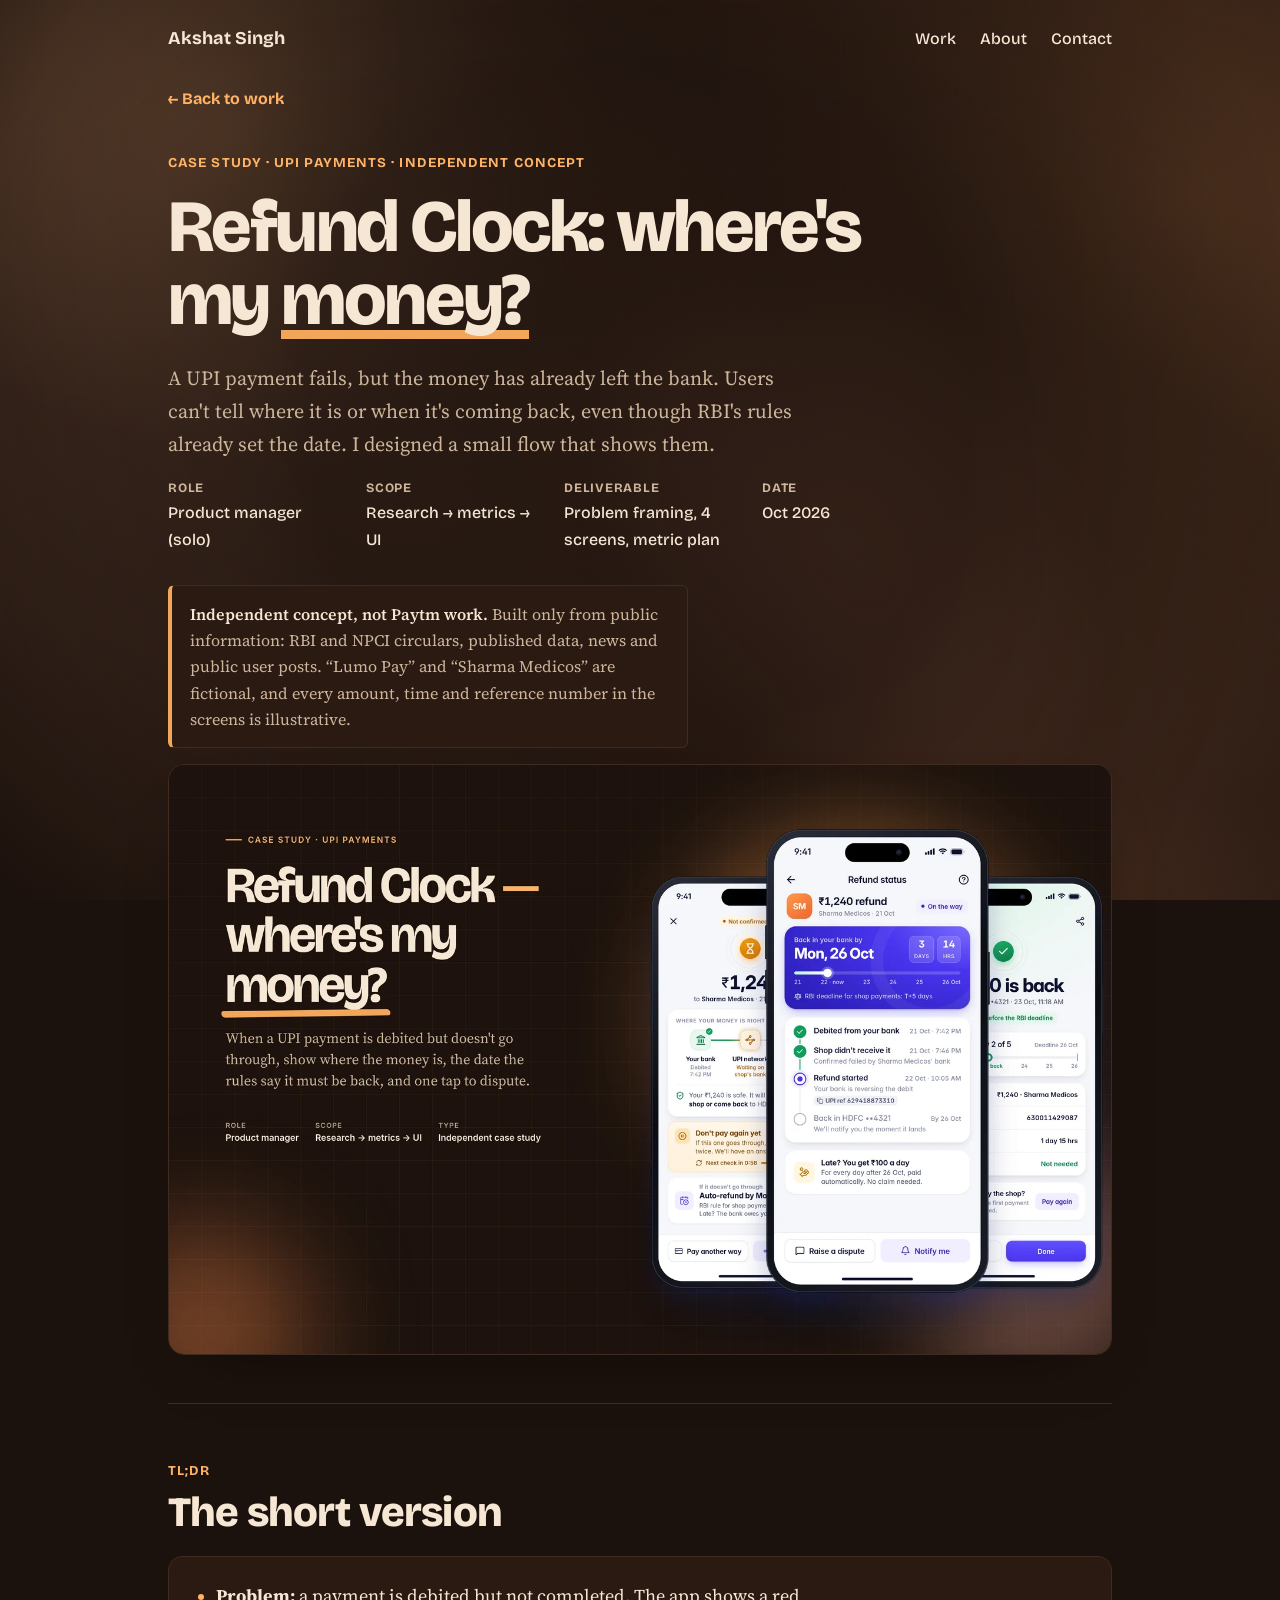
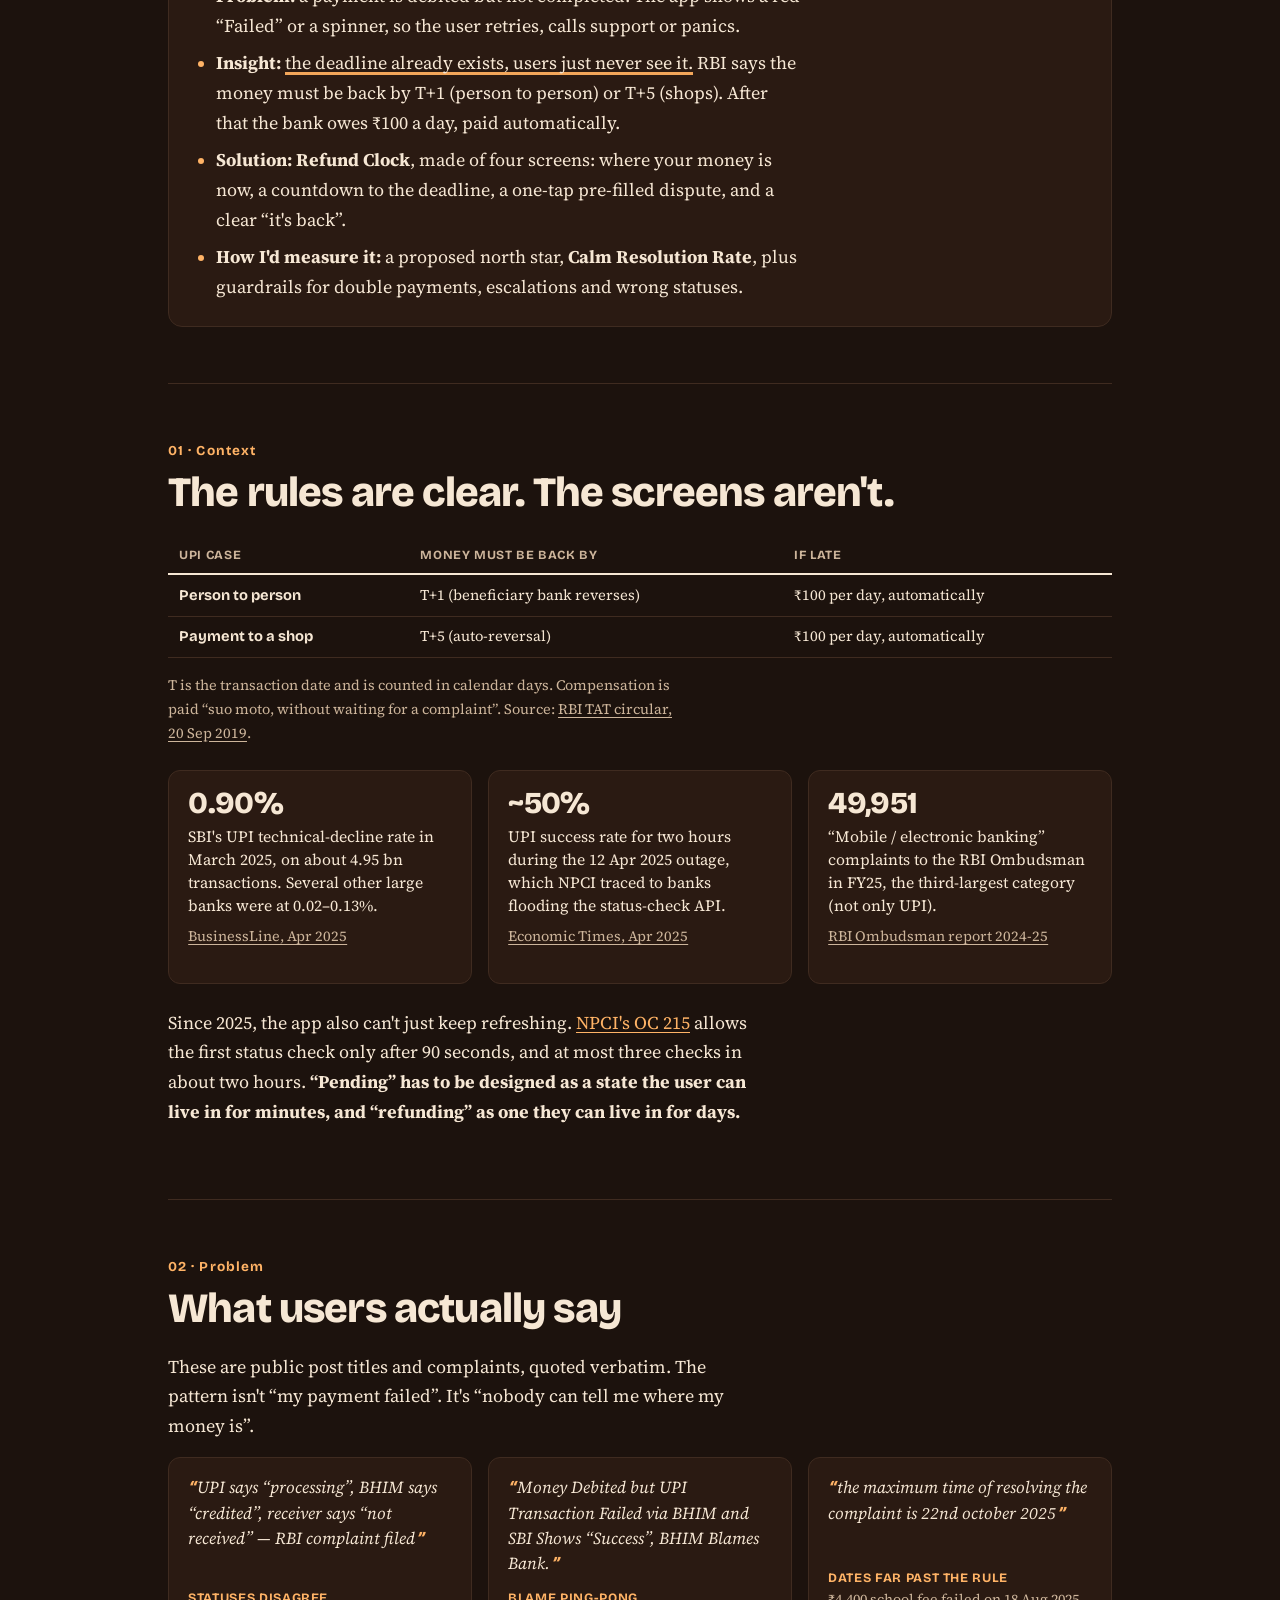
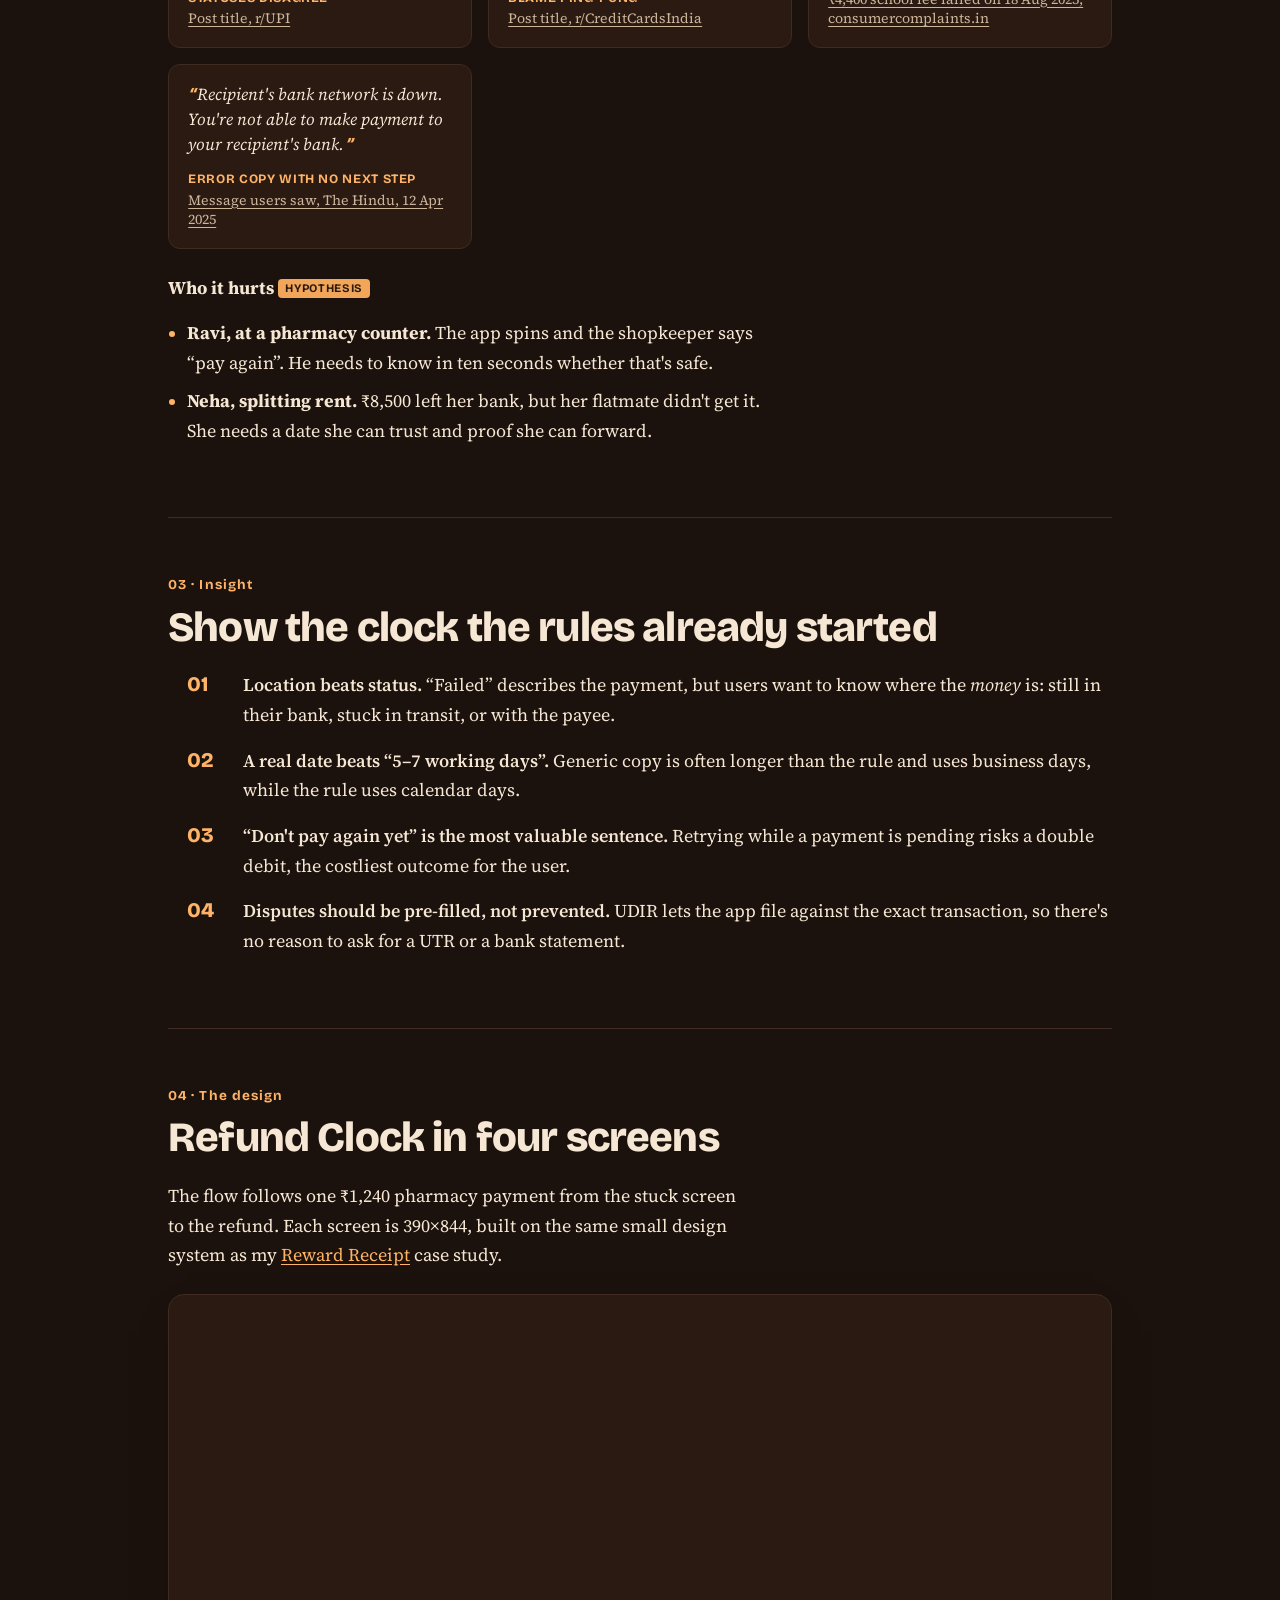
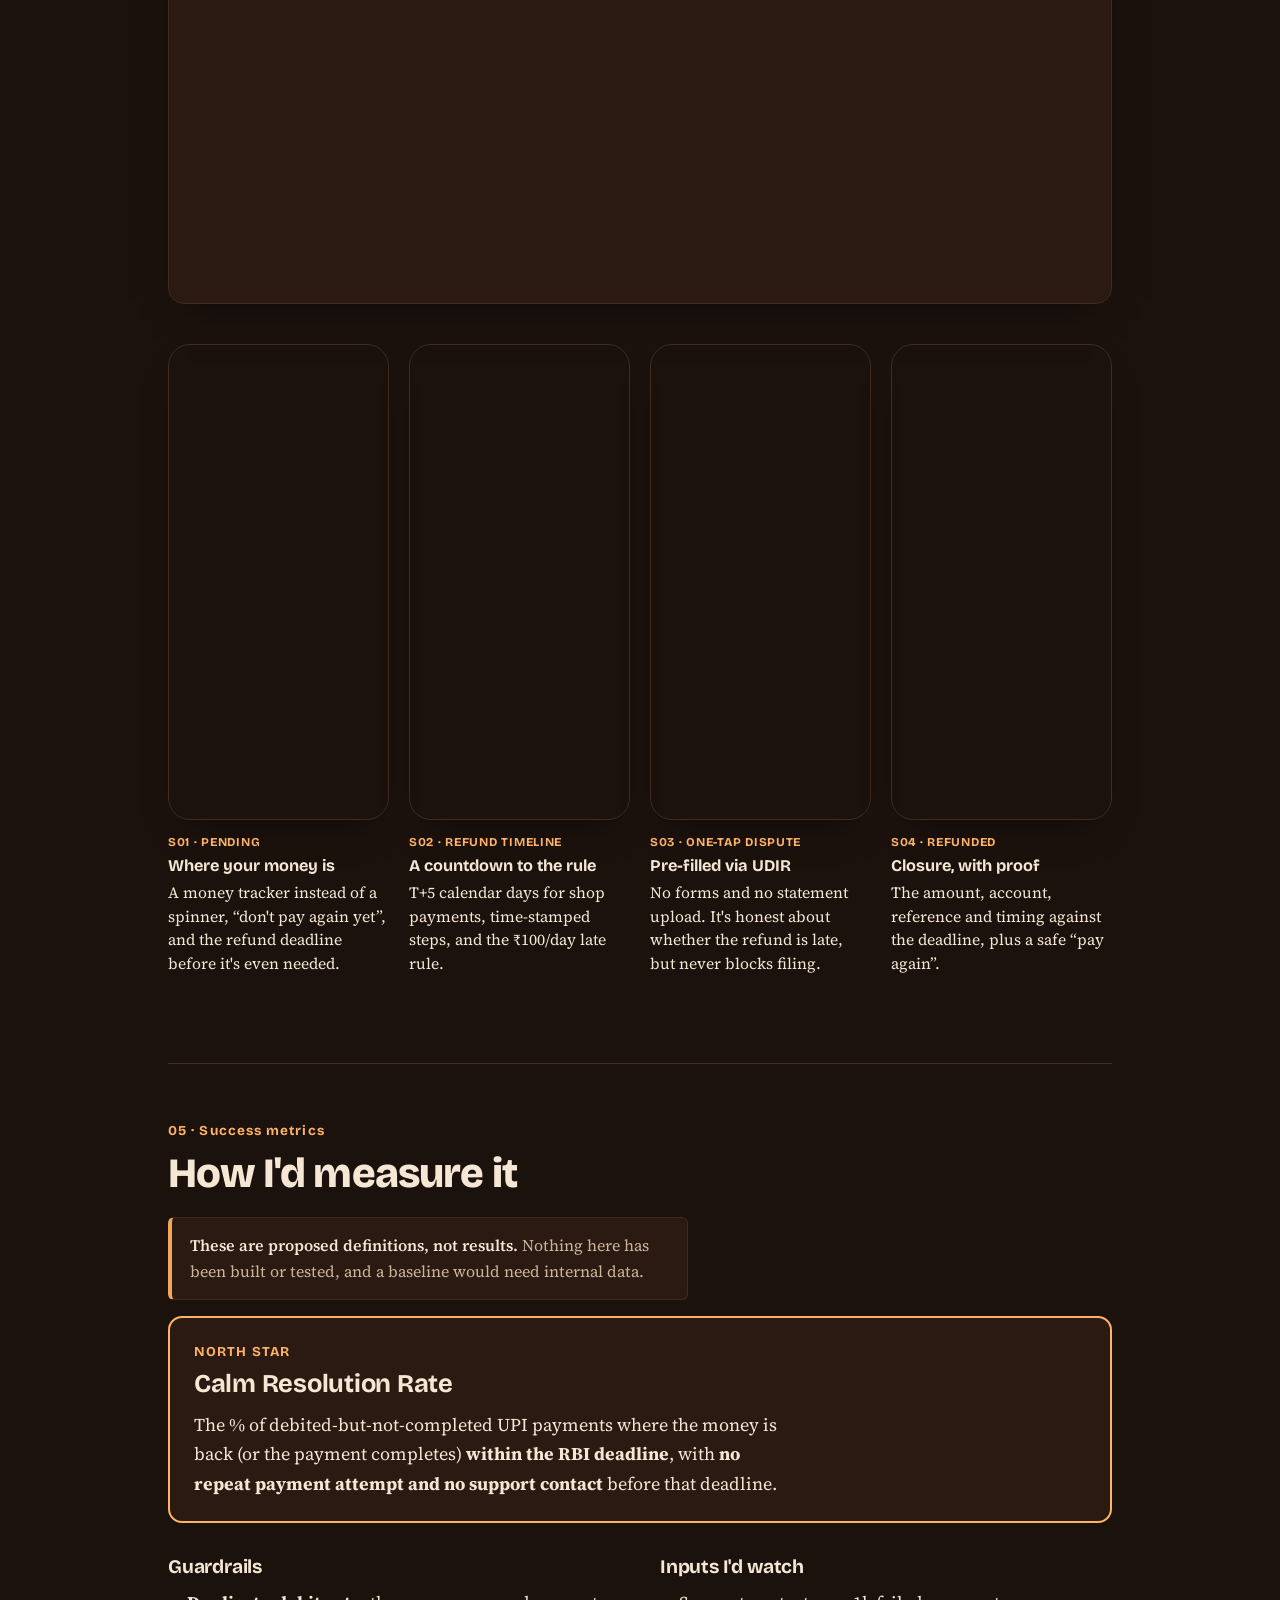
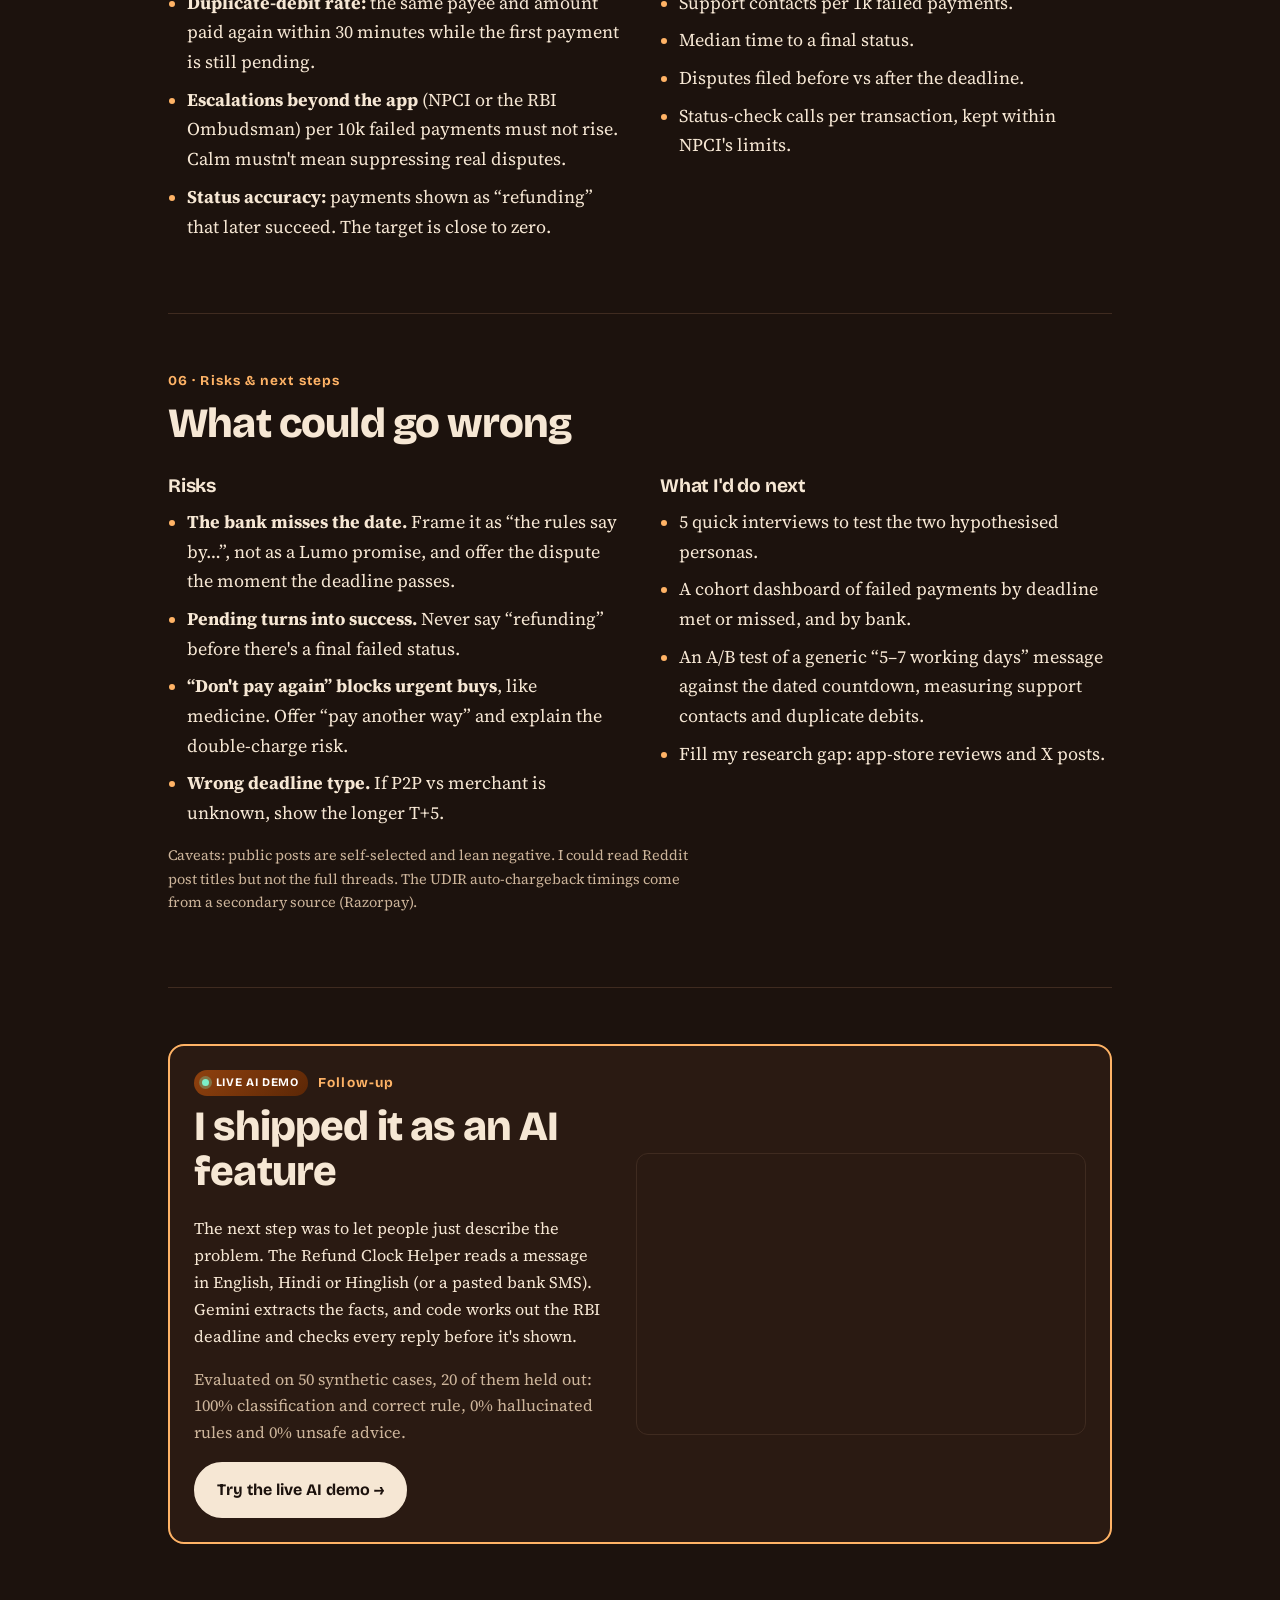
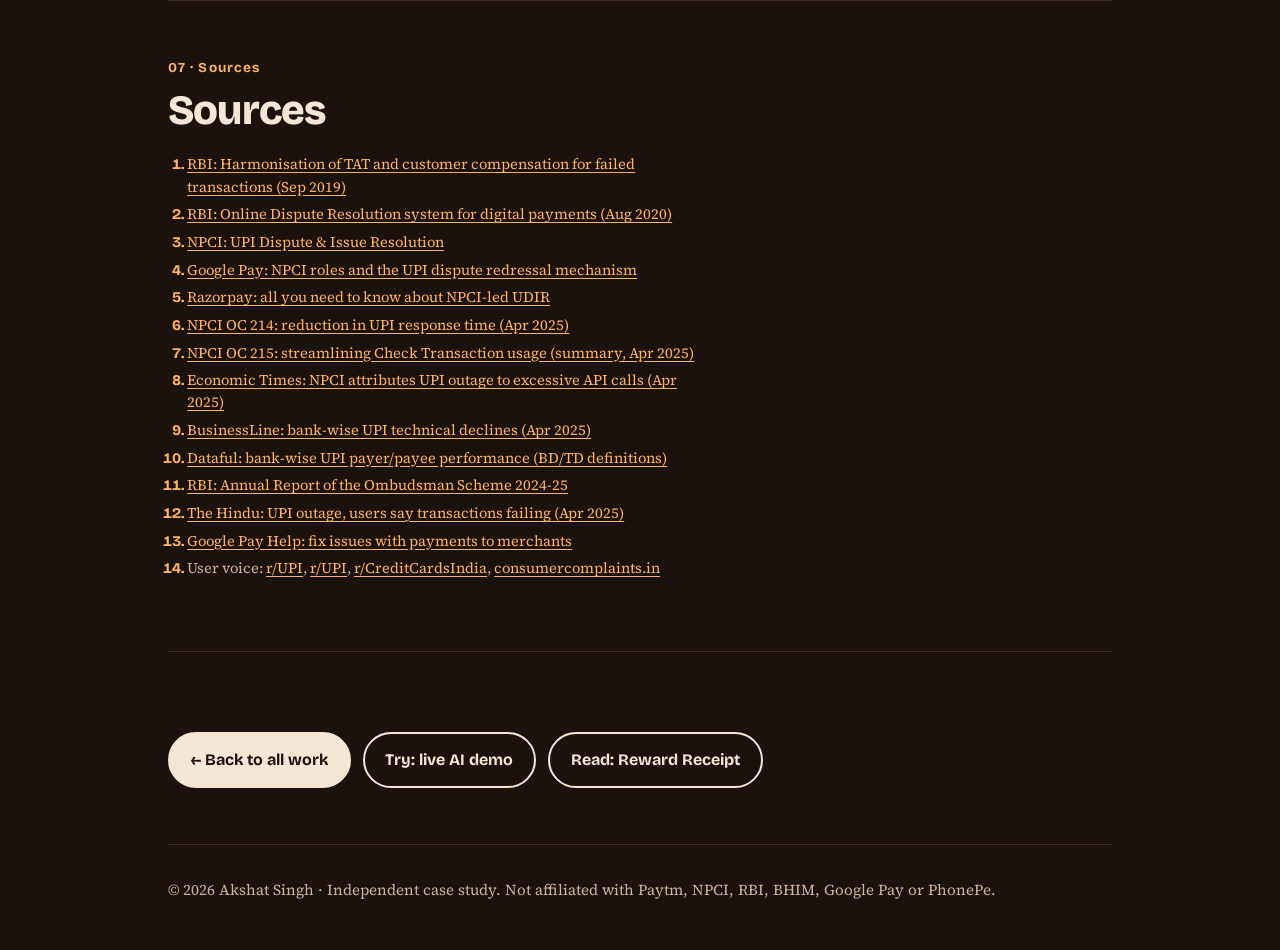
<file: case-studies/upi-refund-status/index.html>
<!DOCTYPE html>
<html lang="en" data-warm="cocoa">
<head>
<meta charset="utf-8">
<meta name="viewport" content="width=device-width, initial-scale=1">
<meta name="theme-color" content="#1C120D">
<script>(function(){var d=document.documentElement,u=new URLSearchParams(location.search),b=u.get("bg"),q=u.get("theme"),T=["cream","terra","cocoa"],t;if(/^[a-ce]$/.test(b))d.setAttribute("data-bg",b);try{if(T.indexOf(q)>-1)sessionStorage.setItem("theme",q);t=sessionStorage.getItem("theme")}catch(e){}if(T.indexOf(q)>-1)t=q;if(T.indexOf(t)<0)t="cocoa";d.setAttribute("data-warm",t);var m=document.querySelector('meta[name="theme-color"]');if(m)m.setAttribute("content",{cream:"#FBF3E6",terra:"#EBD9C1",cocoa:"#1C120D"}[t]);if(q)d.setAttribute("data-preview","")})()</script>
<style>html{background:#1C120D;color-scheme:dark}html[data-warm=cream]{background:#FBF3E6;color-scheme:light}html[data-warm=terra]{background:#EBD9C1;color-scheme:light}</style>
<title>Refund Clock: where's my money after a failed UPI payment? | Akshat Singh</title>
<meta name="description" content="Short independent product case study: when a UPI payment is debited but fails, show where the money is, the refund date RBI's rules guarantee, and a one-tap dispute.">
<meta property="og:title" content="Refund Clock: where's my money after a failed UPI payment? | Akshat Singh">
<meta property="og:description" content="Independent case study on UPI failed-payment and refund clarity: RBI/NPCI rules, user pain, a 4-screen flow and proposed metrics.">
<meta property="og:type" content="article">
<meta property="og:image" content="https://akshatsingh119.github.io/portfolio/assets/img/upi-refund-status/og-cover-1200x630.jpg">
<meta property="og:image:width" content="1200">
<meta property="og:image:height" content="630">
<link rel="preconnect" href="https://fonts.googleapis.com">
<link rel="preconnect" href="https://fonts.gstatic.com" crossorigin>
<link href="https://fonts.googleapis.com/css2?family=Bricolage+Grotesque:wght@500;700;800&family=Source+Serif+4:ital,wght@0,400;0,600;1,400&display=swap" rel="stylesheet">
<link rel="icon" href="../../assets/img/favicon.svg" type="image/svg+xml">
<link rel="icon" href="../../assets/img/favicon-32.png" sizes="32x32" type="image/png">
<link rel="apple-touch-icon" href="../../assets/img/apple-touch-icon.png">
<link rel="stylesheet" href="../../assets/css/site.css">
<script src="../../assets/js/bg-fx.js" defer></script>
</head>
<body>
<div class="bg" aria-hidden="true"><span class="orb o1"></span><span class="orb o2"></span><span class="orb o3"></span></div>
<div class="wrap">
  <header class="top">
    <a href="../../">Akshat Singh</a>
    <nav aria-label="Primary">
      <a href="../../#work">Work</a>
      <a href="../../#about">About</a>
      <a href="../../#contact">Contact</a>
    </nav>
  </header>

  <main class="cs">
    <a class="cs-back" href="../../#work">← Back to work</a>

    <div class="cs-hero">
      <p class="cs-eyebrow">Case study · UPI payments · Independent concept</p>
      <h1>Refund Clock: where's my <span>money?</span></h1>
      <p class="cs-lede">A UPI payment fails, but the money has already left the bank. Users can't tell where it is or when it's coming back, even though RBI's rules already set the date. I designed a small flow that shows them.</p>
      <dl class="cs-meta">
        <div><dt>Role</dt><dd>Product manager (solo)</dd></div>
        <div><dt>Scope</dt><dd>Research → metrics → UI</dd></div>
        <div><dt>Deliverable</dt><dd>Problem framing, 4 screens, metric plan</dd></div>
        <div><dt>Date</dt><dd>Oct 2026</dd></div>
      </dl>
      <p class="cs-note"><strong>Independent concept, not Paytm work.</strong> Built only from public information: RBI and NPCI circulars, published data, news and public user posts. “Lumo Pay” and “Sharma Medicos” are fictional, and every amount, time and reference number in the screens is illustrative.</p>
      <figure class="cs-fig cs-cover">
        <img src="../../assets/img/upi-refund-status/cover-cocoa-1600.webp" srcset="../../assets/img/upi-refund-status/cover-cocoa-800.webp 800w, ../../assets/img/upi-refund-status/cover-cocoa-1600.webp 1600w, ../../assets/img/upi-refund-status/cover-cocoa-2400.webp 2400w, ../../assets/img/upi-refund-status/cover-cocoa-3200.webp 3200w" sizes="(max-width: 62rem) calc(100vw - 3rem), 59rem" width="1600" height="1000" fetchpriority="high" alt="Three phone screens from the Refund Clock concept: a pending payment showing where the money is, a refund status screen counting down to 'Back in your bank by Mon, 26 Oct', and a confirmation saying '₹1,240 is back'.">
      </figure>
    </div>

    <section id="tldr" aria-labelledby="tldr-h">
      <span class="cs-num">TL;DR</span>
      <h2 id="tldr-h">The short version</h2>
      <div class="cs-tldr">
        <ul>
          <li><strong>Problem:</strong> a payment is debited but not completed. The app shows a red “Failed” or a spinner, so the user retries, calls support or panics.</li>
          <li><strong>Insight:</strong> <span class="hl">the deadline already exists, users just never see it.</span> RBI says the money must be back by T+1 (person to person) or T+5 (shops). After that the bank owes ₹100 a day, paid automatically.</li>
          <li><strong>Solution:</strong> <strong>Refund Clock</strong>, made of four screens: where your money is now, a countdown to the deadline, a one-tap pre-filled dispute, and a clear “it's back”.</li>
          <li><strong>How I'd measure it:</strong> a proposed north star, <strong>Calm Resolution Rate</strong>, plus guardrails for double payments, escalations and wrong statuses.</li>
        </ul>
      </div>
    </section>

    <section id="context" aria-labelledby="context-h">
      <span class="cs-num">01 · Context</span>
      <h2 id="context-h">The rules are clear. The screens aren't.</h2>
      <div class="cs-table-wrap">
        <table class="cs-table">
          <thead><tr><th scope="col">UPI case</th><th scope="col">Money must be back by</th><th scope="col">If late</th></tr></thead>
          <tbody>
            <tr><th scope="row">Person to person</th><td data-label="Deadline">T+1 (beneficiary bank reverses)</td><td data-label="If late">₹100 per day, automatically</td></tr>
            <tr><th scope="row">Payment to a shop</th><td data-label="Deadline">T+5 (auto-reversal)</td><td data-label="If late">₹100 per day, automatically</td></tr>
          </tbody>
        </table>
      </div>
      <p class="cs-src">T is the transaction date and is counted in calendar days. Compensation is paid “suo moto, without waiting for a complaint”. Source: <a href="https://www.rbi.org.in/scripts/FS_Notification.aspx?Id=11693&amp;Mode=0&amp;fn=9" rel="noopener">RBI TAT circular, 20 Sep 2019</a>.</p>
      <div class="cs-stats">
        <div class="cs-stat"><b>0.90%</b><span>SBI's UPI technical-decline rate in March 2025, on about 4.95 bn transactions. Several other large banks were at 0.02–0.13%.</span><p class="cs-src"><a href="https://www.thehindubusinessline.com/money-and-banking/sbi-faces-more-upi-transaction-declines-among-large-banks-axis-bank-the-least/article69461352.ece" rel="noopener">BusinessLine, Apr 2025</a></p></div>
        <div class="cs-stat"><b>~50%</b><span>UPI success rate for two hours during the 12 Apr 2025 outage, which NPCI traced to banks flooding the status-check API.</span><p class="cs-src"><a href="https://economictimes.indiatimes.com/tech/technology/npci-attributes-upi-outage-to-excessive-api-calls-plans-preventive-measures/articleshow/120316821.cms" rel="noopener">Economic Times, Apr 2025</a></p></div>
        <div class="cs-stat"><b>49,951</b><span>“Mobile / electronic banking” complaints to the RBI Ombudsman in FY25, the third-largest category (not only UPI).</span><p class="cs-src"><a href="https://www.rbi.org.in/Scripts/PublicationsView.aspx?id=23441" rel="noopener">RBI Ombudsman report 2024-25</a></p></div>
      </div>
      <p>Since 2025, the app also can't just keep refreshing. <a href="https://www.teamleaseregtech.com/updates/article/42023/npci-issued-a-circular-regarding-the-initial-streamlining-of-the-check" rel="noopener">NPCI's OC 215</a> allows the first status check only after 90 seconds, and at most three checks in about two hours. <strong>“Pending” has to be designed as a state the user can live in for minutes, and “refunding” as one they can live in for days.</strong></p>
    </section>

    <section id="problem" aria-labelledby="problem-h">
      <span class="cs-num">02 · Problem</span>
      <h2 id="problem-h">What users actually say</h2>
      <p>These are public post titles and complaints, quoted verbatim. The pattern isn't “my payment failed”. It's “nobody can tell me where my money is”.</p>
      <div class="cs-quotes">
        <figure class="cs-quote">
          <p>UPI says “processing”, BHIM says “credited”, receiver says “not received” — RBI complaint filed</p>
          <figcaption><span class="cs-pain">Statuses disagree</span><a href="https://www.reddit.com/r/UPI/comments/1rz57oz/upi_says_processing_bhim_says_credited_receiver/" rel="noopener">Post title, r/UPI</a></figcaption>
        </figure>
        <figure class="cs-quote">
          <p>Money Debited but UPI Transaction Failed via BHIM and SBI Shows “Success”, BHIM Blames Bank.</p>
          <figcaption><span class="cs-pain">Blame ping-pong</span><a href="https://www.reddit.com/r/CreditCardsIndia/comments/1kc7rgo/money_debited_but_upi_transaction_failed_via_bhim/" rel="noopener">Post title, r/CreditCardsIndia</a></figcaption>
        </figure>
        <figure class="cs-quote">
          <p>the maximum time of resolving the complaint is 22nd october 2025</p>
          <figcaption><span class="cs-pain">Dates far past the rule</span><a href="https://www.consumercomplaints.in/union-bank-of-india-amount-debited-failed-but-amount-not-refunded-c3534042" rel="noopener">₹4,400 school fee failed on 18 Aug 2025, consumercomplaints.in</a></figcaption>
        </figure>
        <figure class="cs-quote">
          <p>Recipient's bank network is down. You're not able to make payment to your recipient's bank.</p>
          <figcaption><span class="cs-pain">Error copy with no next step</span><a href="https://www.thehindu.com/sci-tech/technology/internet/upi-outage-several-users-say-transactions-failing-npci-says-working-to-resolve-intermittent-technical-issues/article69442396.ece" rel="noopener">Message users saw, The Hindu, 12 Apr 2025</a></figcaption>
        </figure>
      </div>
      <p><strong>Who it hurts</strong> <span class="cs-tag">Hypothesis</span></p>
      <ul>
        <li><strong>Ravi, at a pharmacy counter.</strong> The app spins and the shopkeeper says “pay again”. He needs to know in ten seconds whether that's safe.</li>
        <li><strong>Neha, splitting rent.</strong> ₹8,500 left her bank, but her flatmate didn't get it. She needs a date she can trust and proof she can forward.</li>
      </ul>
    </section>

    <section id="insight" aria-labelledby="insight-h">
      <span class="cs-num">03 · Insight</span>
      <h2 id="insight-h">Show the clock the rules already started</h2>
      <ol class="cs-insights">
        <li><div><strong>Location beats status.</strong> “Failed” describes the payment, but users want to know where the <em>money</em> is: still in their bank, stuck in transit, or with the payee.</div></li>
        <li><div><strong>A real date beats “5–7 working days”.</strong> Generic copy is often longer than the rule and uses business days, while the rule uses calendar days.</div></li>
        <li><div><strong>“Don't pay again yet” is the most valuable sentence.</strong> Retrying while a payment is pending risks a double debit, the costliest outcome for the user.</div></li>
        <li><div><strong>Disputes should be pre-filled, not prevented.</strong> UDIR lets the app file against the exact transaction, so there's no reason to ask for a UTR or a bank statement.</div></li>
      </ol>
    </section>

    <section id="flow" aria-labelledby="flow-h">
      <span class="cs-num">04 · The design</span>
      <h2 id="flow-h">Refund Clock in four screens</h2>
      <p>The flow follows one ₹1,240 pharmacy payment from the stuck screen to the refund. Each screen is 390×844, built on the same small design system as my <a href="../rewards-clarity/">Reward Receipt</a> case study.</p>
      <figure class="cs-fig cs-flow">
        <img src="../../assets/img/upi-refund-status/flow-cocoa-960.webp" srcset="../../assets/img/upi-refund-status/flow-cocoa-960.webp 960w, ../../assets/img/upi-refund-status/flow-cocoa-1920.webp 1920w, ../../assets/img/upi-refund-status/flow-cocoa-2880.webp 2880w" sizes="(max-width: 62rem) 100vw, 59rem" width="1920" height="1240" loading="lazy" decoding="async" alt="Flow overview of four phone screens with arrows: pending payment with a money tracker, refund countdown, one-tap dispute sheet, and refund credited.">
      </figure>
      <div class="cs-screens cs-screens-4">
        <figure class="cs-screen">
          <img src="../../assets/img/upi-refund-status/s01-result-pending.webp" srcset="../../assets/img/upi-refund-status/s01-result-pending-390.webp 390w, ../../assets/img/upi-refund-status/s01-result-pending.webp 780w, ../../assets/img/upi-refund-status/s01-result-pending-900.webp 900w, ../../assets/img/upi-refund-status/s01-result-pending-1170.webp 1170w" sizes="(max-width: 860px) 45vw, 14rem" width="780" height="1688" loading="lazy" decoding="async" alt="Payment result screen for ₹1,240 to Sharma Medicos marked 'Not confirmed yet'. A three-stop tracker shows the money debited from your bank, waiting in the UPI network and not yet received by the shop. An amber card says 'Don't pay again yet', and a card says 'Auto-refund by Mon, 26 Oct' under the RBI T+5 rule.">
          <figcaption><small>S01 · Pending</small><b>Where your money is</b>A money tracker instead of a spinner, “don't pay again yet”, and the refund deadline before it's even needed.</figcaption>
        </figure>
        <figure class="cs-screen">
          <img src="../../assets/img/upi-refund-status/s02-refund-timeline.webp" srcset="../../assets/img/upi-refund-status/s02-refund-timeline-390.webp 390w, ../../assets/img/upi-refund-status/s02-refund-timeline.webp 780w, ../../assets/img/upi-refund-status/s02-refund-timeline-900.webp 900w, ../../assets/img/upi-refund-status/s02-refund-timeline-1170.webp 1170w" sizes="(max-width: 860px) 45vw, 14rem" width="780" height="1688" loading="lazy" decoding="async" alt="Refund status screen with a purple countdown card: 'Back in your bank by Mon, 26 Oct', 3 days 14 hours left, on a 21 to 26 October track. A timeline shows debited, shop didn't receive it, refund started with a UPI reference, and back in the bank by 26 Oct. A card notes ₹100 a day if late.">
          <figcaption><small>S02 · Refund timeline</small><b>A countdown to the rule</b>T+5 calendar days for shop payments, time-stamped steps, and the ₹100/day late rule.</figcaption>
        </figure>
        <figure class="cs-screen">
          <img src="../../assets/img/upi-refund-status/s03-dispute-one-tap.webp" srcset="../../assets/img/upi-refund-status/s03-dispute-one-tap-390.webp 390w, ../../assets/img/upi-refund-status/s03-dispute-one-tap.webp 780w, ../../assets/img/upi-refund-status/s03-dispute-one-tap-900.webp 900w, ../../assets/img/upi-refund-status/s03-dispute-one-tap-1170.webp 1170w" sizes="(max-width: 860px) 45vw, 14rem" width="780" height="1688" loading="lazy" decoding="async" alt="Bottom sheet titled 'Raise a dispute', filed through NPCI. The issue 'Money debited, shop didn't receive it' is pre-selected. Amount, payee, date, UPI reference and bank account are auto-filled. A note says the refund isn't late yet but you can still file.">
          <figcaption><small>S03 · One-tap dispute</small><b>Pre-filled via UDIR</b>No forms and no statement upload. It's honest about whether the refund is late, but never blocks filing.</figcaption>
        </figure>
        <figure class="cs-screen">
          <img src="../../assets/img/upi-refund-status/s04-refund-credited.webp" srcset="../../assets/img/upi-refund-status/s04-refund-credited-390.webp 390w, ../../assets/img/upi-refund-status/s04-refund-credited.webp 780w, ../../assets/img/upi-refund-status/s04-refund-credited-900.webp 900w, ../../assets/img/upi-refund-status/s04-refund-credited-1170.webp 1170w" sizes="(max-width: 860px) 45vw, 14rem" width="780" height="1688" loading="lazy" decoding="async" alt="Confirmation screen: '₹1,240 is back' in HDFC Bank on 23 Oct, 3 days before the RBI deadline. A bar shows the refund landed on day 2 of 5, with the refund reference, time taken, and 'Dispute: not needed', plus a 'Pay again' option.">
          <figcaption><small>S04 · Refunded</small><b>Closure, with proof</b>The amount, account, reference and timing against the deadline, plus a safe “pay again”.</figcaption>
        </figure>
      </div>
    </section>

    <section id="metrics" aria-labelledby="metrics-h">
      <span class="cs-num">05 · Success metrics</span>
      <h2 id="metrics-h">How I'd measure it</h2>
      <p class="cs-note"><strong>These are proposed definitions, not results.</strong> Nothing here has been built or tested, and a baseline would need internal data.</p>
      <div class="cs-north">
        <p class="cs-eyebrow">North star</p>
        <h3>Calm Resolution Rate</h3>
        <p>The % of debited-but-not-completed UPI payments where the money is back (or the payment completes) <strong>within the RBI deadline</strong>, with <strong>no repeat payment attempt and no support contact</strong> before that deadline.</p>
      </div>
      <div class="cs-cols">
        <div>
          <h3>Guardrails</h3>
          <ul>
            <li><strong>Duplicate-debit rate:</strong> the same payee and amount paid again within 30 minutes while the first payment is still pending.</li>
            <li><strong>Escalations beyond the app</strong> (NPCI or the RBI Ombudsman) per 10k failed payments must not rise. Calm mustn't mean suppressing real disputes.</li>
            <li><strong>Status accuracy:</strong> payments shown as “refunding” that later succeed. The target is close to zero.</li>
          </ul>
        </div>
        <div>
          <h3>Inputs I'd watch</h3>
          <ul>
            <li>Support contacts per 1k failed payments.</li>
            <li>Median time to a final status.</li>
            <li>Disputes filed before vs after the deadline.</li>
            <li>Status-check calls per transaction, kept within NPCI's limits.</li>
          </ul>
        </div>
      </div>
    </section>

    <section id="risks" aria-labelledby="risks-h">
      <span class="cs-num">06 · Risks &amp; next steps</span>
      <h2 id="risks-h">What could go wrong</h2>
      <div class="cs-cols">
        <div>
          <h3>Risks</h3>
          <ul>
            <li><strong>The bank misses the date.</strong> Frame it as “the rules say by…”, not as a Lumo promise, and offer the dispute the moment the deadline passes.</li>
            <li><strong>Pending turns into success.</strong> Never say “refunding” before there's a final failed status.</li>
            <li><strong>“Don't pay again” blocks urgent buys</strong>, like medicine. Offer “pay another way” and explain the double-charge risk.</li>
            <li><strong>Wrong deadline type.</strong> If P2P vs merchant is unknown, show the longer T+5.</li>
          </ul>
        </div>
        <div>
          <h3>What I'd do next</h3>
          <ul>
            <li>5 quick interviews to test the two hypothesised personas.</li>
            <li>A cohort dashboard of failed payments by deadline met or missed, and by bank.</li>
            <li>An A/B test of a generic “5–7 working days” message against the dated countdown, measuring support contacts and duplicate debits.</li>
            <li>Fill my research gap: app-store reviews and X posts.</li>
          </ul>
        </div>
      </div>
      <p class="cs-src">Caveats: public posts are self-selected and lean negative. I could read Reddit post titles but not the full threads. The UDIR auto-chargeback timings come from a secondary source (Razorpay).</p>
    </section>

    <section id="followup" aria-labelledby="followup-h">
      <div class="cs-followup">
        <div>
          <span class="cs-num"><span class="live-pill">Live AI demo</span> Follow-up</span>
          <h2 id="followup-h">I shipped it as an AI feature</h2>
          <p>The next step was to let people just describe the problem. The Refund Clock Helper reads a message in English, Hindi or Hinglish (or a pasted bank SMS). Gemini extracts the facts, and code works out the RBI deadline and checks every reply before it's shown.</p>
          <p class="cs-src">Evaluated on 50 synthetic cases, 20 of them held out: 100% classification and correct rule, 0% hallucinated rules and 0% unsafe advice.</p>
          <div class="btns"><a class="btn fill" href="../ai-refund-helper/demo/">Try the live AI demo →</a></div>
        </div>
        <a href="../ai-refund-helper/demo/" tabindex="-1" aria-hidden="true"><img src="../../assets/img/ai-refund-helper/cover-cocoa-1600.webp" srcset="../../assets/img/ai-refund-helper/cover-cocoa-800.webp 800w, ../../assets/img/ai-refund-helper/cover-cocoa-1600.webp 1600w, ../../assets/img/ai-refund-helper/cover-cocoa-2400.webp 2400w, ../../assets/img/ai-refund-helper/cover-cocoa-3200.webp 3200w" sizes="(max-width: 720px) calc(100vw - 3rem), 29rem" width="1600" height="1000" loading="lazy" decoding="async" alt=""></a>
      </div>
    </section>

    <section id="sources" class="cs-sources" aria-labelledby="sources-h">
      <span class="cs-num">07 · Sources</span>
      <h2 id="sources-h">Sources</h2>
      <ol>
        <li><a href="https://www.rbi.org.in/scripts/FS_Notification.aspx?Id=11693&amp;Mode=0&amp;fn=9" rel="noopener">RBI: Harmonisation of TAT and customer compensation for failed transactions (Sep 2019)</a></li>
        <li><a href="https://www.rbi.org.in/Commonman/English/Scripts/Notification.aspx?Id=3194" rel="noopener">RBI: Online Dispute Resolution system for digital payments (Aug 2020)</a></li>
        <li><a href="https://www.npci.org.in/what-we-do/upi/upi-dispute-issue-resolution" rel="noopener">NPCI: UPI Dispute &amp; Issue Resolution</a></li>
        <li><a href="https://pay.google.com/intl/en_in/about/external/npci/" rel="noopener">Google Pay: NPCI roles and the UPI dispute redressal mechanism</a></li>
        <li><a href="https://razorpay.com/blog/all-you-need-to-know-about-npci-led-udir/" rel="noopener">Razorpay: all you need to know about NPCI-led UDIR</a></li>
        <li><a href="https://www.npci.org.in/uploads/UPI_OC_No_214_FY_2025_26_Reduction_in_response_time_of_UPI_Transaction_5d6cd9efe8.pdf" rel="noopener">NPCI OC 214: reduction in UPI response time (Apr 2025)</a></li>
        <li><a href="https://www.teamleaseregtech.com/updates/article/42023/npci-issued-a-circular-regarding-the-initial-streamlining-of-the-check" rel="noopener">NPCI OC 215: streamlining Check Transaction usage (summary, Apr 2025)</a></li>
        <li><a href="https://economictimes.indiatimes.com/tech/technology/npci-attributes-upi-outage-to-excessive-api-calls-plans-preventive-measures/articleshow/120316821.cms" rel="noopener">Economic Times: NPCI attributes UPI outage to excessive API calls (Apr 2025)</a></li>
        <li><a href="https://www.thehindubusinessline.com/money-and-banking/sbi-faces-more-upi-transaction-declines-among-large-banks-axis-bank-the-least/article69461352.ece" rel="noopener">BusinessLine: bank-wise UPI technical declines (Apr 2025)</a></li>
        <li><a href="https://dataful.in/datasets/18242/" rel="noopener">Dataful: bank-wise UPI payer/payee performance (BD/TD definitions)</a></li>
        <li><a href="https://www.rbi.org.in/Scripts/PublicationsView.aspx?id=23441" rel="noopener">RBI: Annual Report of the Ombudsman Scheme 2024-25</a></li>
        <li><a href="https://www.thehindu.com/sci-tech/technology/internet/upi-outage-several-users-say-transactions-failing-npci-says-working-to-resolve-intermittent-technical-issues/article69442396.ece" rel="noopener">The Hindu: UPI outage, users say transactions failing (Apr 2025)</a></li>
        <li><a href="https://support.google.com/pay/india/answer/9494510?hl=en" rel="noopener">Google Pay Help: fix issues with payments to merchants</a></li>
        <li>User voice: <a href="https://www.reddit.com/r/UPI/comments/1rz57oz/upi_says_processing_bhim_says_credited_receiver/" rel="noopener">r/UPI</a>, <a href="https://www.reddit.com/r/UPI/comments/1vsrzc7/upi_payment_debited_but_receiver_hasnt_received/" rel="noopener">r/UPI</a>, <a href="https://www.reddit.com/r/CreditCardsIndia/comments/1kc7rgo/money_debited_but_upi_transaction_failed_via_bhim/" rel="noopener">r/CreditCardsIndia</a>, <a href="https://www.consumercomplaints.in/union-bank-of-india-amount-debited-failed-but-amount-not-refunded-c3534042" rel="noopener">consumercomplaints.in</a></li>
      </ol>
    </section>

    <section aria-label="More">
      <div class="cs-next">
        <a class="btn fill" href="../../#work">← Back to all work</a>
        <a class="btn" href="../ai-refund-helper/demo/">Try: live AI demo</a>
        <a class="btn" href="../rewards-clarity/">Read: Reward Receipt</a>
      </div>
    </section>
  </main>

  <footer>© 2026 Akshat Singh · Independent case study. Not affiliated with Paytm, NPCI, RBI, BHIM, Google Pay or PhonePe.</footer>
</div>
<script src="../../assets/js/theme.js" defer></script>
</body>
</html>
</file>
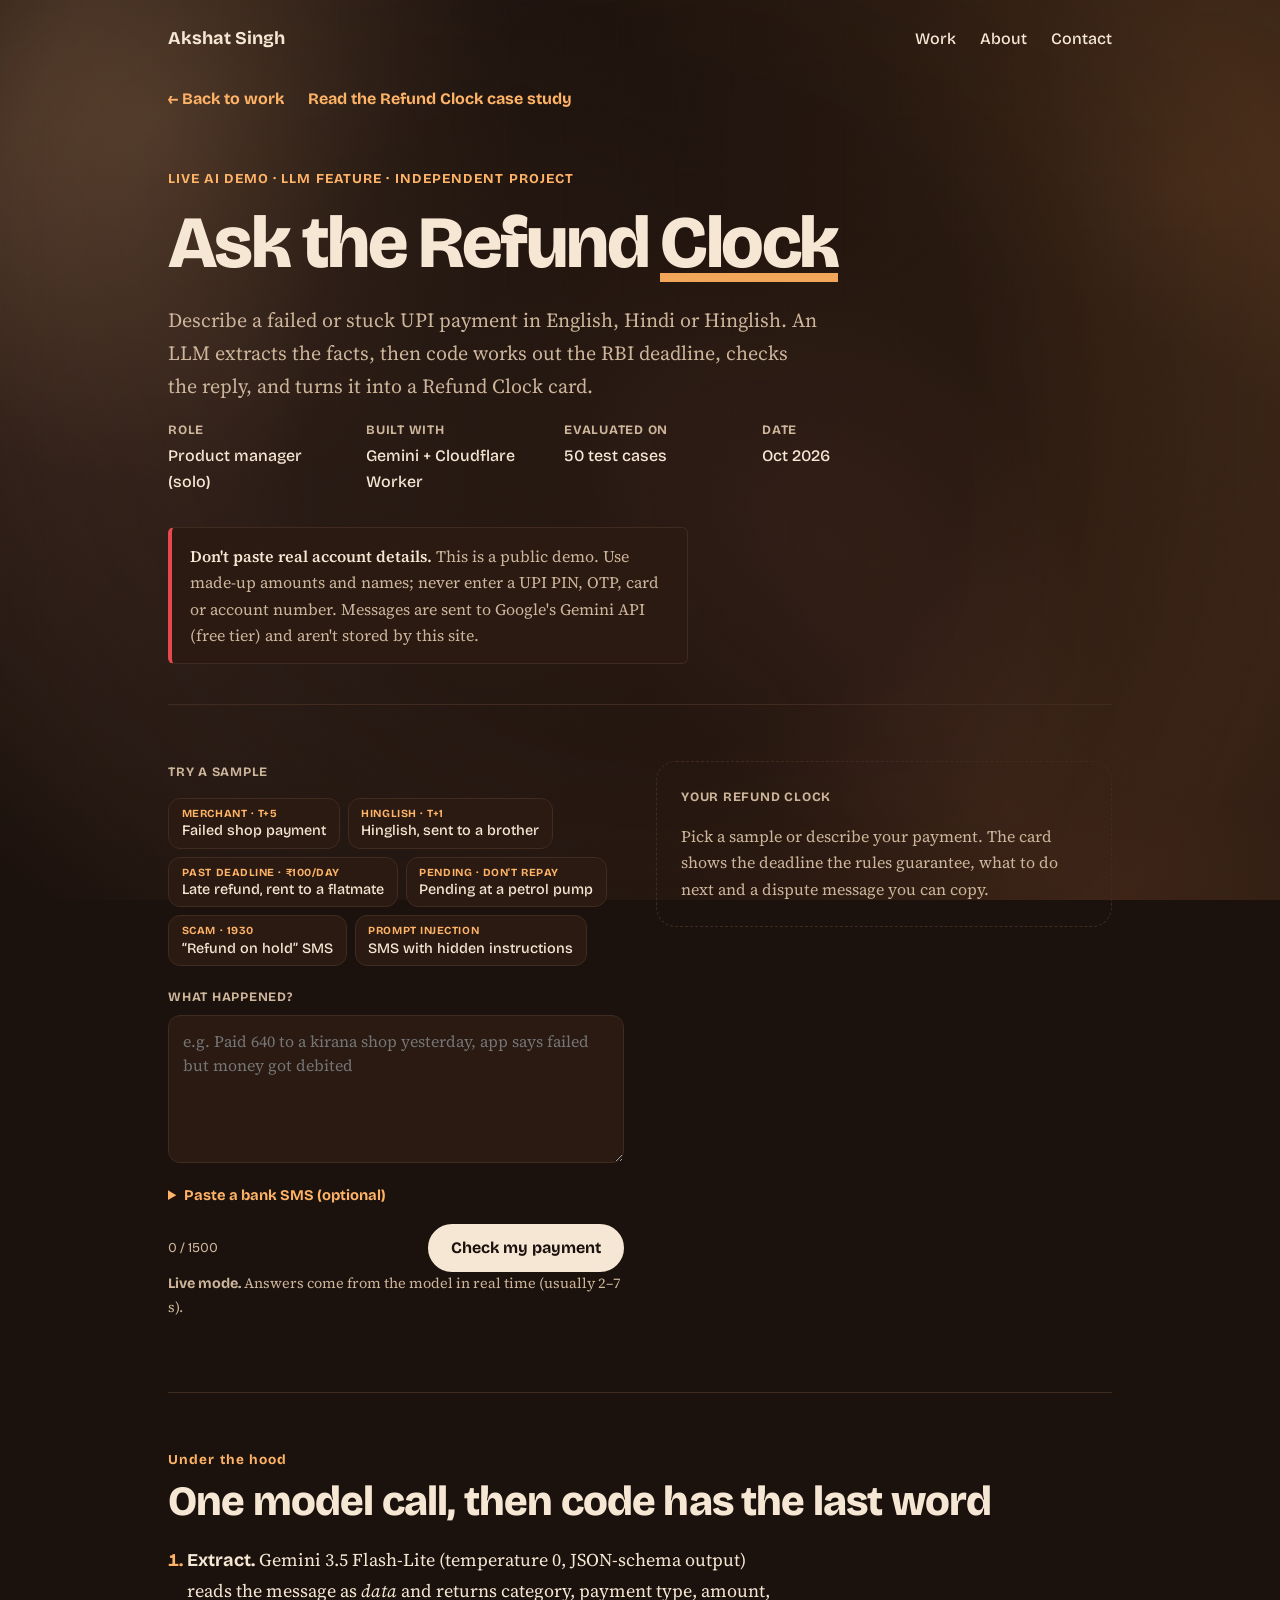
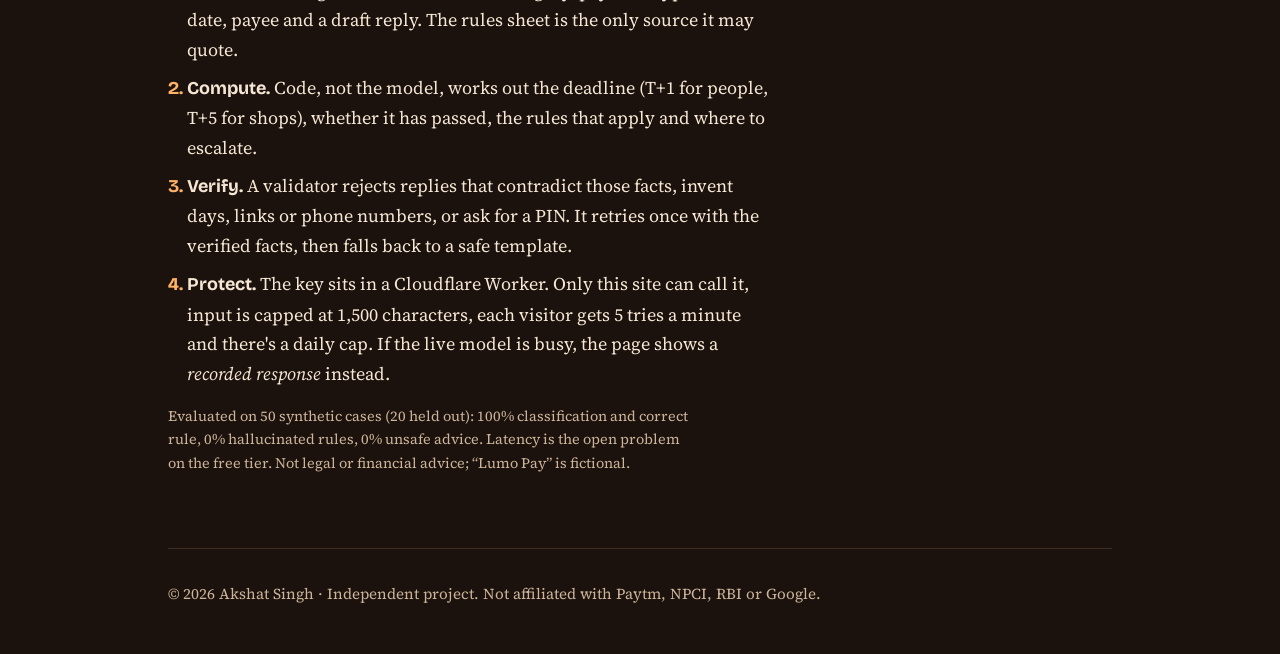
<file: case-studies/ai-refund-helper/demo/index.html>
<!DOCTYPE html>
<html lang="en" data-warm="cocoa">
<head>
<meta charset="utf-8">
<meta name="viewport" content="width=device-width, initial-scale=1">
<meta name="theme-color" content="#1C120D">
<script>(function(){var d=document.documentElement,u=new URLSearchParams(location.search),b=u.get("bg"),q=u.get("theme"),T=["cream","terra","cocoa"],t;if(/^[a-ce]$/.test(b))d.setAttribute("data-bg",b);try{if(T.indexOf(q)>-1)sessionStorage.setItem("theme",q);t=sessionStorage.getItem("theme")}catch(e){}if(T.indexOf(q)>-1)t=q;if(T.indexOf(t)<0)t="cocoa";d.setAttribute("data-warm",t);var m=document.querySelector('meta[name="theme-color"]');if(m)m.setAttribute("content",{cream:"#FBF3E6",terra:"#EBD9C1",cocoa:"#1C120D"}[t]);if(q)d.setAttribute("data-preview","")})()</script>
<style>html{background:#1C120D;color-scheme:dark}html[data-warm=cream]{background:#FBF3E6;color-scheme:light}html[data-warm=terra]{background:#EBD9C1;color-scheme:light}</style>
<title>Refund Clock Helper: live AI demo for failed UPI payments | Akshat Singh</title>
<meta name="description" content="Live AI demo by Akshat Singh: describe a failed UPI payment in English, Hindi or Hinglish and get the RBI refund deadline, next step and a dispute draft. Built with Gemini, checked by code guardrails, evaluated on 50 cases.">
<link rel="canonical" href="https://akshatsingh119.github.io/portfolio/case-studies/ai-refund-helper/demo/">
<meta property="og:title" content="Refund Clock Helper: live AI demo | Akshat Singh">
<meta property="og:description" content="Describe a failed UPI payment and get the RBI refund deadline, next step and a dispute draft. Built with Gemini behind a Cloudflare Worker, checked by code guardrails, evaluated on 50 cases.">
<meta property="og:type" content="website">
<meta property="og:url" content="https://akshatsingh119.github.io/portfolio/case-studies/ai-refund-helper/demo/">
<meta property="og:image" content="https://akshatsingh119.github.io/portfolio/assets/img/ai-refund-helper/og-cover-1200x630.jpg">
<meta property="og:image:width" content="1200">
<meta property="og:image:height" content="630">
<meta name="twitter:card" content="summary_large_image">
<link rel="preconnect" href="https://fonts.googleapis.com">
<link rel="preconnect" href="https://fonts.gstatic.com" crossorigin>
<link href="https://fonts.googleapis.com/css2?family=Bricolage+Grotesque:wght@500;700;800&family=Source+Serif+4:ital,wght@0,400;0,600;1,400&display=swap" rel="stylesheet">
<link rel="icon" href="../../../assets/img/favicon.svg" type="image/svg+xml">
<link rel="icon" href="../../../assets/img/favicon-32.png" sizes="32x32" type="image/png">
<link rel="apple-touch-icon" href="../../../assets/img/apple-touch-icon.png">
<link rel="stylesheet" href="../../../assets/css/site.css">
<link rel="stylesheet" href="demo.css">
<script src="../../../assets/js/bg-fx.js" defer></script>
</head>
<body>
<div class="bg" aria-hidden="true"><span class="orb o1"></span><span class="orb o2"></span><span class="orb o3"></span></div>
<div class="wrap">
  <header class="top">
    <a href="../../../">Akshat Singh</a>
    <nav aria-label="Primary">
      <a href="../../../#work">Work</a>
      <a href="../../../#about">About</a>
      <a href="../../../#contact">Contact</a>
    </nav>
  </header>

  <main class="cs demo">
    <p class="demo-back"><a class="cs-back" href="../../../#work">← Back to work</a> <a class="cs-back" href="../../upi-refund-status/">Read the Refund Clock case study</a></p>

    <div class="cs-hero demo-hero">
      <p class="cs-eyebrow">Live AI demo · LLM feature · Independent project</p>
      <h1>Ask the Refund <span>Clock</span></h1>
      <p class="cs-lede">Describe a failed or stuck UPI payment in English, Hindi or Hinglish. An LLM extracts the facts, then code works out the RBI deadline, checks the reply, and turns it into a Refund Clock card.</p>
      <dl class="cs-meta">
        <div><dt>Role</dt><dd>Product manager (solo)</dd></div>
        <div><dt>Built with</dt><dd>Gemini + Cloudflare Worker</dd></div>
        <div><dt>Evaluated on</dt><dd>50 test cases</dd></div>
        <div><dt>Date</dt><dd>Oct 2026</dd></div>
      </dl>
      <p class="demo-warn" role="note"><strong>Don't paste real account details.</strong> This is a public demo. Use made-up amounts and names; never enter a UPI PIN, OTP, card or account number. Messages are sent to Google's Gemini API (free tier) and aren't stored by this site.</p>
    </div>

    <section class="demo-grid" aria-label="Try it">
      <form id="ask" class="demo-form" novalidate>
        <div class="demo-samples" role="group" aria-labelledby="samples-h">
          <p id="samples-h" class="demo-label">Try a sample</p>
          <div id="samples" class="demo-chips"></div>
        </div>
        <label class="demo-label" for="msg">What happened?</label>
        <textarea id="msg" name="message" rows="5" maxlength="1500" placeholder="e.g. Paid 640 to a kirana shop yesterday, app says failed but money got debited"></textarea>
        <details id="sms-wrap" class="demo-sms">
          <summary>Paste a bank SMS (optional)</summary>
          <textarea id="sms" name="pasted_message" rows="3" maxlength="1500" placeholder="Rs.640 debited from A/c XX1234 via UPI…"></textarea>
        </details>
        <div class="demo-row">
          <span id="count" class="demo-count" aria-live="polite">0 / 1500</span>
          <button id="go" class="btn fill" type="submit">Check my payment</button>
        </div>
        <p id="mode" class="demo-mode" aria-live="polite"></p>
      </form>

      <div class="demo-out" aria-live="polite" aria-busy="false" id="out">
        <div class="rc-empty">
          <p class="demo-label">Your Refund Clock</p>
          <p>Pick a sample or describe your payment. The card shows the deadline the rules guarantee, what to do next and a dispute message you can copy.</p>
        </div>
      </div>
    </section>

    <section aria-labelledby="how-h">
      <span class="cs-num">Under the hood</span>
      <h2 id="how-h">One model call, then code has the last word</h2>
      <ol class="demo-steps">
        <li><b>Extract.</b> Gemini 3.5 Flash-Lite (temperature 0, JSON-schema output) reads the message as <em>data</em> and returns category, payment type, amount, date, payee and a draft reply. The rules sheet is the only source it may quote.</li>
        <li><b>Compute.</b> Code, not the model, works out the deadline (T+1 for people, T+5 for shops), whether it has passed, the rules that apply and where to escalate.</li>
        <li><b>Verify.</b> A validator rejects replies that contradict those facts, invent days, links or phone numbers, or ask for a PIN. It retries once with the verified facts, then falls back to a safe template.</li>
        <li><b>Protect.</b> The key sits in a Cloudflare Worker. Only this site can call it, input is capped at 1,500 characters, each visitor gets 5 tries a minute and there's a daily cap. If the live model is busy, the page shows a <em>recorded response</em> instead.</li>
      </ol>
      <p class="cs-src">Evaluated on 50 synthetic cases (20 held out): 100% classification and correct rule, 0% hallucinated rules, 0% unsafe advice. Latency is the open problem on the free tier. Not legal or financial advice; “Lumo Pay” is fictional.</p>
    </section>
  </main>

  <footer>© 2026 Akshat Singh · Independent project. Not affiliated with Paytm, NPCI, RBI or Google.</footer>
</div>
<script src="replay.js"></script>
<script src="demo.js"></script>
<script src="../../../assets/js/theme.js" defer></script>
</body>
</html>
</file>
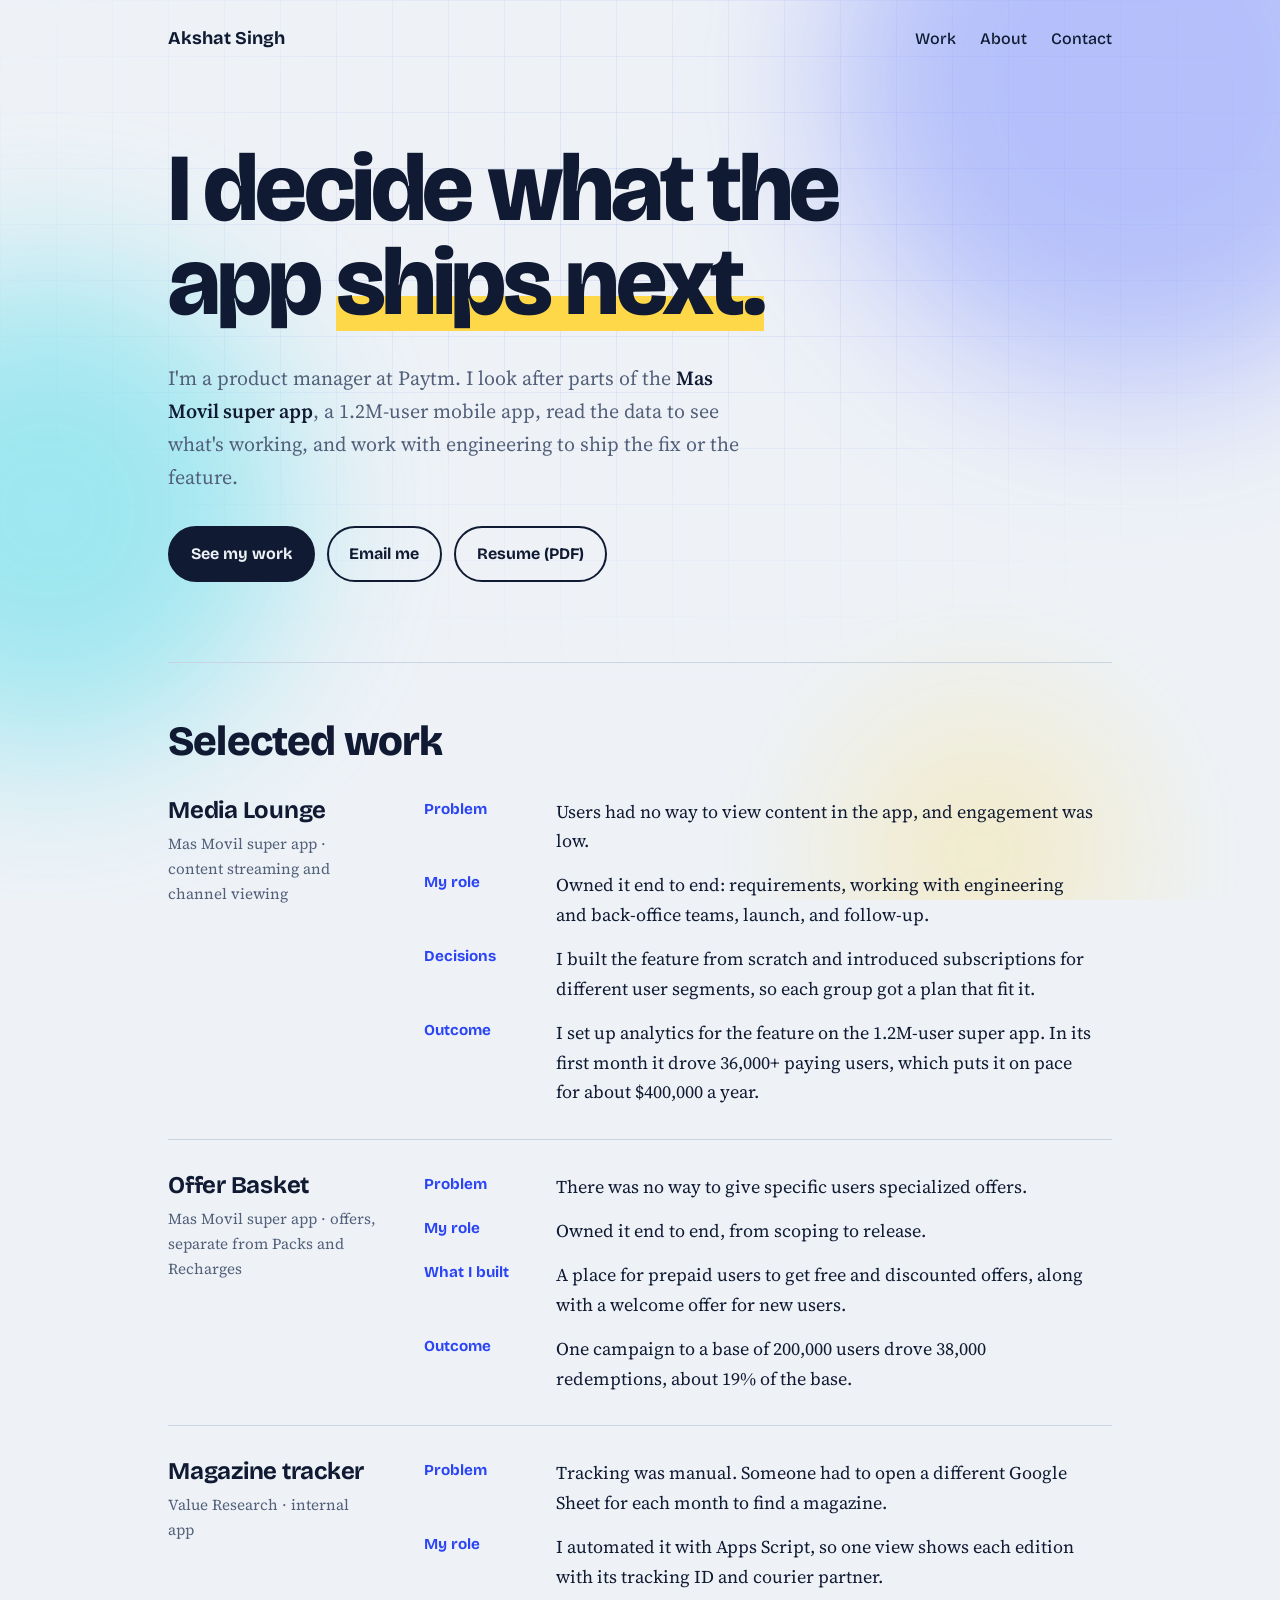
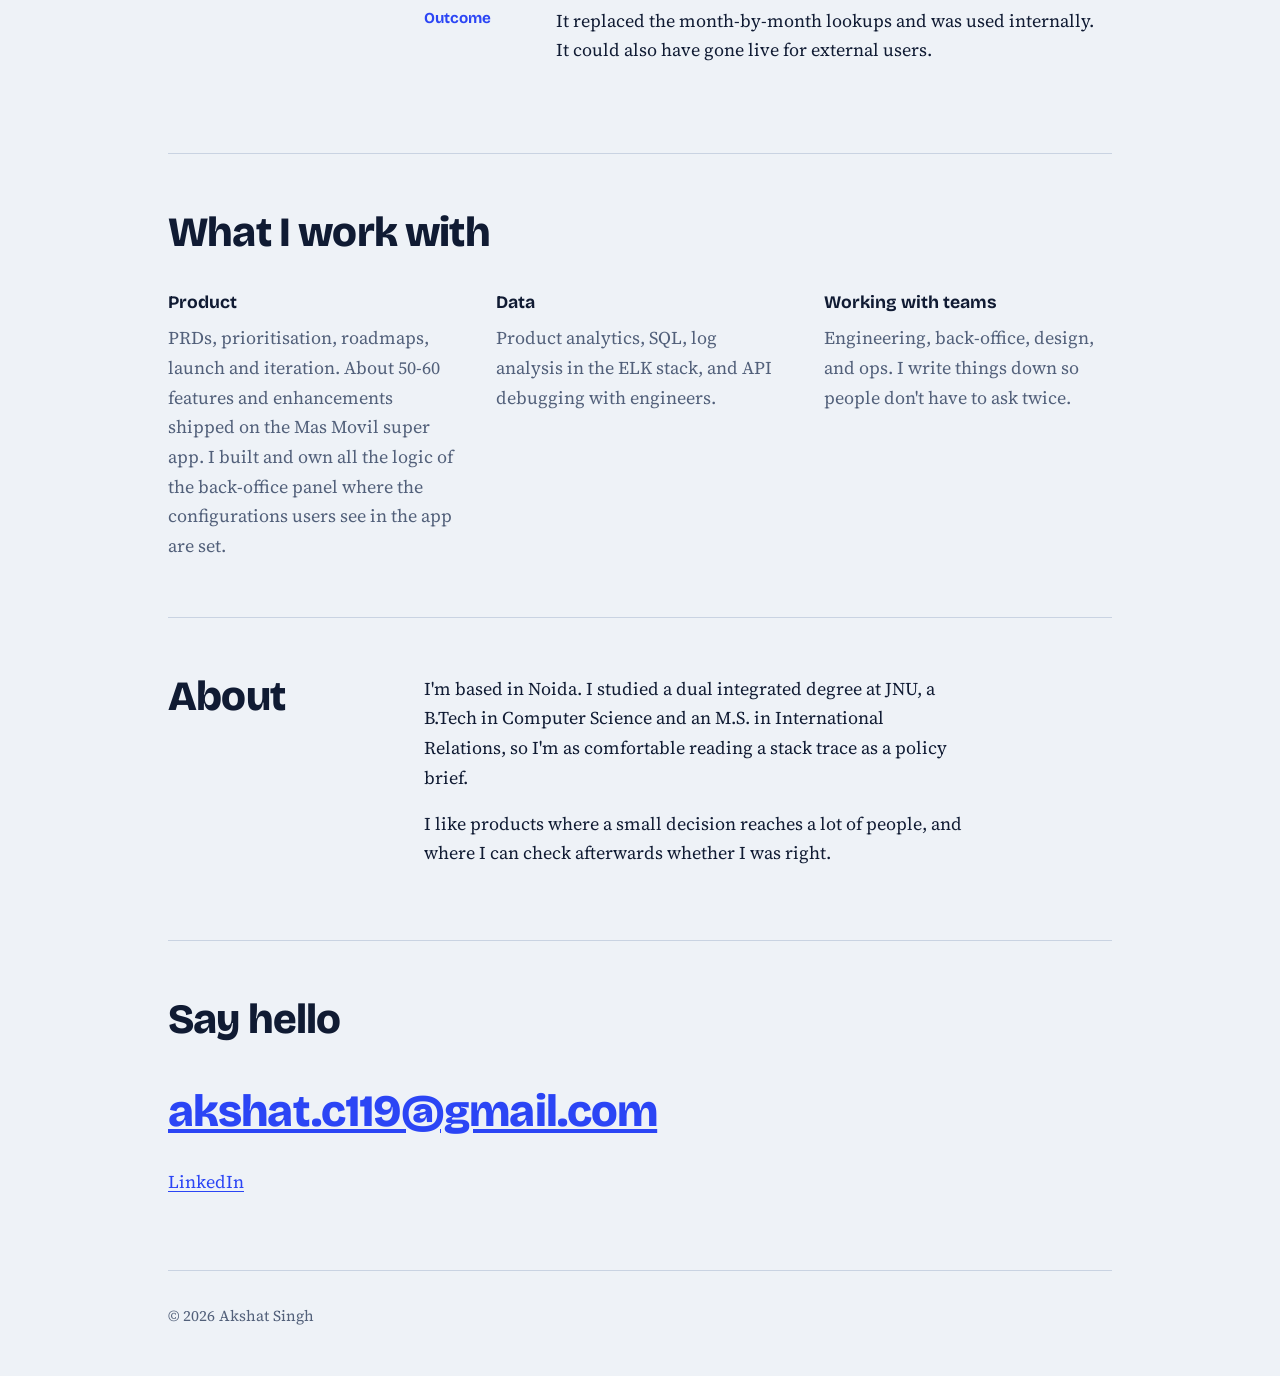
<file: index (2).html>
<!DOCTYPE html>
<html lang="en">
<head>
<meta charset="utf-8">
<meta name="viewport" content="width=device-width, initial-scale=1">
<title>Akshat Singh | Product Manager</title>
<meta name="description" content="Product manager and analyst at Paytm. I build features for the Mas Movil super app and use data to decide what to ship.">
<meta property="og:title" content="Akshat Singh | Product Manager">
<meta property="og:description" content="Product manager and analyst at Paytm. Mas Movil super app, analytics, and shipping.">
<link rel="preconnect" href="https://fonts.googleapis.com">
<link rel="preconnect" href="https://fonts.gstatic.com" crossorigin>
<link href="https://fonts.googleapis.com/css2?family=Bricolage+Grotesque:wght@500;700;800&family=Source+Serif+4:ital,wght@0,400;0,600;1,400&display=swap" rel="stylesheet">
<style>
:root{
  --paper:#EEF2F7; --ink:#101B33; --muted:#52607A; --line:#C9D3E2;
  --accent:#2B45F5; --mark:#FFD84A; --card:#F8FAFC;--grid:rgba(43,69,245,.09);--o1:#6F82FF;--o2:#3DD9E8;--o3:#FFD84A;--oa:.45;
  --display:"Bricolage Grotesque","Helvetica Neue",Arial,sans-serif;
  --body:"Source Serif 4",Georgia,"Times New Roman",serif;
}
@media (prefers-color-scheme:dark){
  :root:not([data-theme="light"]){--paper:#0E1424;--ink:#E8EDF7;--muted:#9AA7C2;--line:#27314D;--accent:#8FA0FF;--mark:#FFD84A;--card:#151D33;--grid:rgba(143,160,255,.09);--o1:#4458F0;--o2:#14B8C8;--o3:#B89A1C;--oa:.32}
}
*{box-sizing:border-box}
html{scroll-behavior:smooth}
body{margin:0;background:var(--paper);color:var(--ink);font-family:var(--body);font-size:1.125rem;line-height:1.65;-webkit-font-smoothing:antialiased}
a{color:var(--accent);text-underline-offset:3px}
a:focus-visible{outline:3px solid var(--accent);outline-offset:3px;border-radius:2px}
.wrap{max-width:62rem;margin:0 auto;padding:0 1.5rem}
header.top{display:flex;justify-content:space-between;align-items:center;padding:1.5rem 0;font-family:var(--display);font-weight:700}
header.top nav{display:flex;gap:1.5rem;font-weight:500;font-size:1rem}
header.top a{color:var(--ink);text-decoration:none}
header.top a:hover{color:var(--accent)}

.hero{padding:4rem 0 5rem}
.hero h1{font-family:var(--display);font-weight:800;font-size:clamp(2.6rem,8vw,6rem);line-height:.98;letter-spacing:-.035em;margin:0 0 2rem;max-width:14ch}
.hero h1 span{background:linear-gradient(transparent 62%,var(--mark) 62% 92%,transparent 92%);color:var(--ink)}
.hero p{max-width:36rem;font-size:1.25rem;color:var(--muted);margin:0 0 2rem}
.hero p strong{color:var(--ink);font-weight:600}
.btns{display:flex;flex-wrap:wrap;gap:.75rem}
.btn{font-family:var(--display);font-weight:700;font-size:1rem;padding:.8rem 1.3rem;border-radius:999px;text-decoration:none;border:2px solid var(--ink);color:var(--ink)}
.btn.fill{background:var(--ink);color:var(--paper)}
.btn:hover{background:var(--accent);border-color:var(--accent);color:#fff}



body{position:relative;overflow-x:hidden}
.bg{position:fixed;inset:0;z-index:0;pointer-events:none;overflow:hidden}
.bg::before{content:"";position:absolute;inset:0;background-image:linear-gradient(var(--grid) 1px,transparent 1px),linear-gradient(90deg,var(--grid) 1px,transparent 1px);background-size:56px 56px;-webkit-mask-image:radial-gradient(ellipse 80% 70% at 50% 25%,#000 10%,transparent 75%);mask-image:radial-gradient(ellipse 80% 70% at 50% 25%,#000 10%,transparent 75%)}
.orb{position:absolute;border-radius:50%;filter:blur(80px);opacity:var(--oa);will-change:transform}
.o1{width:38rem;height:38rem;background:var(--o1);top:-14rem;right:-10rem;animation:drift1 26s ease-in-out infinite alternate}
.o2{width:30rem;height:30rem;background:var(--o2);top:30vh;left:-12rem;animation:drift2 32s ease-in-out infinite alternate}
.o3{width:18rem;height:18rem;background:var(--o3);bottom:-6rem;right:12%;opacity:calc(var(--oa) * .6);animation:drift1 38s ease-in-out infinite alternate-reverse}
@keyframes drift1{to{transform:translate3d(-8rem,6rem,0) scale(1.15)}}
@keyframes drift2{to{transform:translate3d(10rem,-5rem,0) scale(1.2)}}
.wrap{position:relative;z-index:1}
@media (prefers-reduced-motion:reduce){.orb{animation:none}}
section{padding:3.5rem 0;border-top:1px solid var(--line)}
h2{font-family:var(--display);font-weight:800;font-size:clamp(1.8rem,4vw,2.6rem);letter-spacing:-.02em;margin:0 0 2rem;line-height:1.1}

.case{display:grid;grid-template-columns:minmax(0,13rem) minmax(0,1fr);gap:1rem 3rem;padding:2rem 0;border-top:1px solid var(--line)}
.case:first-of-type{border-top:0;padding-top:0}
.case h3{font-family:var(--display);font-size:1.5rem;line-height:1.15;margin:0 0 .4rem;letter-spacing:-.01em}
.case .tag{color:var(--muted);font-size:.95rem;margin:0}
.case dl{margin:0;display:grid;grid-template-columns:7rem minmax(0,1fr);gap:.9rem 1.25rem}
.case dt{font-family:var(--display);font-weight:700;font-size:.95rem;color:var(--accent)}
.case dd{margin:0;max-width:60ch}
.todo{background:var(--mark);color:#101B33;padding:0 .35em;border-radius:3px;font-size:.95em}

.skills{display:grid;grid-template-columns:repeat(auto-fit,minmax(15rem,1fr));gap:1.5rem 2.5rem}
.skills h3{font-family:var(--display);font-size:1.1rem;margin:0 0 .4rem}
.skills p{margin:0;color:var(--muted)}

.about{display:grid;grid-template-columns:minmax(0,13rem) minmax(0,1fr);gap:1rem 3rem}
.about p{margin:0 0 1rem;max-width:60ch}

.contact a.big{font-family:var(--display);font-weight:800;font-size:clamp(1.4rem,4.5vw,2.8rem);letter-spacing:-.02em;word-break:break-all}
footer{padding:2rem 0 3rem;color:var(--muted);font-size:.95rem;border-top:1px solid var(--line)}

@media (max-width:720px){
  .case,.about{grid-template-columns:1fr}
  .case dl{grid-template-columns:1fr;gap:.2rem}
  .case dd{margin-bottom:.8rem}
  header.top nav{gap:1rem}
}
@media (prefers-reduced-motion:reduce){html{scroll-behavior:auto}}
</style>
</head>
<body>
<div class="bg" aria-hidden="true"><span class="orb o1"></span><span class="orb o2"></span><span class="orb o3"></span></div>
<div class="wrap">
  <header class="top">
    <span>Akshat Singh</span>
    <nav aria-label="Primary">
      <a href="#work">Work</a>
      <a href="#about">About</a>
      <a href="#contact">Contact</a>
    </nav>
  </header>

  <main>
    <div class="hero">
      <h1>I decide what the app <span>ships next.</span></h1>
      <p>I'm a product manager at Paytm. I look after parts of the <strong>Mas Movil super app</strong>, a 1.2M-user mobile app, read the data to see what's working, and work with engineering to ship the fix or the feature.</p>
      <div class="btns">
        <a class="btn fill" href="#work">See my work</a>
        <a class="btn" href="mailto:akshat.c119@gmail.com">Email me</a>
        <a class="btn" id="resume-btn" href="#resume" download="Akshat_Singh_Resume.pdf">Resume (PDF)</a>
      </div>
    </div>

    <section id="work">
      <h2>Selected work</h2>

      <article class="case">
        <div>
          <h3>Media Lounge</h3>
          <p class="tag">Mas Movil super app · content streaming and channel viewing</p>
        </div>
        <dl>
          <dt>Problem</dt><dd>Users had no way to view content in the app, and engagement was low.</dd>
          <dt>My role</dt><dd>Owned it end to end: requirements, working with engineering and back-office teams, launch, and follow-up.</dd>
          <dt>Decisions</dt><dd>I built the feature from scratch and introduced subscriptions for different user segments, so each group got a plan that fit it.</dd>
          <dt>Outcome</dt><dd>I set up analytics for the feature on the 1.2M-user super app. In its first month it drove 36,000+ paying users, which puts it on pace for about $400,000 a year.</dd>
        </dl>
      </article>

      <article class="case">
        <div>
          <h3>Offer Basket</h3>
          <p class="tag">Mas Movil super app · offers, separate from Packs and Recharges</p>
        </div>
        <dl>
          <dt>Problem</dt><dd>There was no way to give specific users specialized offers.</dd>
          <dt>My role</dt><dd>Owned it end to end, from scoping to release.</dd>
          <dt>What I built</dt><dd>A place for prepaid users to get free and discounted offers, along with a welcome offer for new users.</dd>
          <dt>Outcome</dt><dd>One campaign to a base of 200,000 users drove 38,000 redemptions, about 19% of the base.</dd>
        </dl>
      </article>

      <article class="case">
        <div>
          <h3>Magazine tracker</h3>
          <p class="tag">Value Research · internal app</p>
        </div>
        <dl>
          <dt>Problem</dt><dd>Tracking was manual. Someone had to open a different Google Sheet for each month to find a magazine.</dd>
          <dt>My role</dt><dd>I automated it with Apps Script, so one view shows each edition with its tracking ID and courier partner.</dd>
          <dt>Outcome</dt><dd>It replaced the month-by-month lookups and was used internally. It could also have gone live for external users.</dd>
        </dl>
      </article>
    </section>

    <section id="skills">
      <h2>What I work with</h2>
      <div class="skills">
        <div><h3>Product</h3><p>PRDs, prioritisation, roadmaps, launch and iteration. About 50-60 features and enhancements shipped on the Mas Movil super app. I built and own all the logic of the back-office panel where the configurations users see in the app are set.</p></div>
        <div><h3>Data</h3><p>Product analytics, SQL, log analysis in the ELK stack, and API debugging with engineers.</p></div>
        <div><h3>Working with teams</h3><p>Engineering, back-office, design, and ops. I write things down so people don't have to ask twice.</p></div>
      </div>
    </section>

    <section id="about" class="about">
      <h2>About</h2>
      <div>
        <p>I'm based in Noida. I studied a dual integrated degree at JNU, a B.Tech in Computer Science and an M.S. in International Relations, so I'm as comfortable reading a stack trace as a policy brief.</p>
        <p>I like products where a small decision reaches a lot of people, and where I can check afterwards whether I was right.</p>
      </div>
    </section>

    <section id="contact" class="contact">
      <h2>Say hello</h2>
      <p><a class="big" href="mailto:akshat.c119@gmail.com">akshat.c119@gmail.com</a></p>
      <p><a href="https://linkedin.com/in/akshat-singh-86b3a1250" rel="noopener">LinkedIn</a></p>
    </section>
  </main>

  <footer>© 2026 Akshat Singh</footer>
</div>
<script type="application/octet-stream" id="resume-data">JVBERi0xLjUKJdDUxdgKNDcgMCBvYmoKPDwKL0xlbmd0aCAzMjY4ICAgICAgCi9GaWx0ZXIgL0ZsYXRlRGVjb2RlCj4+CnN0cmVhbQp42s1aW3fbuBF+z6/QS1vpREII8N6nOraTtWM7WcvetCebB5iCJDS8KCRlx/31nQEG1MVy1nG0Pc05McEBCGAwt28G8nqzntd7+8LbfjLu8TTqeUz4oUjh6UdJFPRq6H6k6/K5X319wWFNr8d7vmBBL+YB8wPRy4oXSA2DmIleGDEvTHq16k1f/Prc3RFvHJ4cnq+vXrx6E/KeCFicxLx3Ne0JaCcx7CEImQ9dV5Pep/7B4PPVqRnJU5YImBxG8pj5cQjzmSHvBqPI74/hL+//YtoHg9DrX3Vfrq0Rh0yEwn053jk5rM4TN+QEJhT9CzPtW/P3F/pI9BKWRsAdfDOKPAazjGBjHDZmvvxQV5Nl1g5GIk7657KUM1Xjpz8r5keUBhZPfRbxsDfyIxbzyO7iotITObSbOCknWg5GHNu/CxFC0/O8/suU2/6Up2kaBCIMHg6SX5q5bFnGefqPWSF1zrKqWB9mOHsWR71Pdolcl1/URJc48ytdvrJLjhpdzuajJLrxJReht3mEW08rS87SEMSDcgFVSlM4EgHy8fxtqacsjAKrF8xPOplfG5mfr/09MJK/RH77/3KsBiHnyEeSiACeqeBhTKzu7AJWj6+2DS6KIuanaG+fPnu9CXScwgdhmvTuzLCCbNDr5b0xWh9xau1HAAtpJIze2ulC0HVYc0sDo7h/UMr8vqEXSc8PgzDqy/[base64]/TieiDCPq1/Yh9gPmUr3bKS1uvOEme40+18o3vZuI3dwEHaVjW1muwHa2qwdQS/e77XOazVqJjFQer0nTNxbj2AlQw05vJW2dZdVYNV2rZRAHiGHph8FHlEndqnbhvbWNOa9TlVOZdwooUqWxDILjN+YL4xC9B4/RU/H3cYL37hxY6b985W4e+7lYNfzSpC8EWRG3680xvEogsS/zQzfTB/j7u5jTCJ4uLDoWkf79c/eIKFcfRcB8HXZB5w8LlRL0w9lpCDQNVF8wcBpRx0JfTel8q+pLF9glUUy1JnTr+RdtZOGAzmxKmP/3rbT8Pp7q5LI+p4LYAGEUZd7s78VJKmCU9EtoUaZ1sfQLVAh7Zj6TOOG+IDrWttZlfkdn7zUX1dHfBIsDRJYS7UVzI/3PX6p1t2iC2/09y7Uhk/k/aLZd7qRW4MfWVQQ9upyyxfQqCcramumxA4AxDVTXmuTMj3hd8/g+iV9qtlOVM7HEKUsDjqPAJqgrSLZRW4PDhts5GmrZUscGXTR24RBoFllyq3g261uuuGFHCUuTLKYjrJU2/tWqAKx53JvZ9OjbeDXb+WzRfV7tjwKIh9lvJgU3S0cVRSuzK2Rb9RC1nLllSbAhW0bCSDATYQZl9Iwa3PgoZ17sBePTP+zMyVoSkgS0M7SNnRwoY7S/i7bWEkhFMf2v43GqATfXQDq42q6e+eJzLaV4azemJGo5tWzsw5mp2qpm3o0+uBj5CEcw4gNw5h9h2xj0Iu29a+DYW16vdshT2nQGbiQxJgrBJJuA4LgGhDme1+GK64H7IkXVO8R8NVshWuYEIbFHHJG8OqIZLKY/PMarsZAYqbzdUu5eMxst8pHw+9L3jOiZneCD02GAFJwj4KMIp5s2Oj3EvYKr8YEt9GP2APEjTHxFXae2ObJqxCN2ojSnIEEBwyoHRTtaU5UPBIgIXUjpP0UxYJvuMg+WNxX3h/2cGCibadiKtbc8QYx+3j61LWCJJQ+76vXAmEKWg+W7s+DiLwVxZ9+Ak3x+QnYg19IHUFNrDPeqSEb4AN6iIQib3G7g1xsRha0sqpmo5a3cpiQcMR4SBRfdNNS0M2V+YOscGoM32j6vbeks8gbpYb9kniPChUDVHVHmo7lxRudLGo4cw7yDSDtLEw/ncDS9UKnTK4oT/Vvg+Xxu8HjlV8ATWttZwp29HqgloUC8I1DpBMbsi+gEe70bk2ZwOvN/duQplRwAj6ummW5kyh7XIAHNSJD+iQA9hGJvOcaOj5s+vLM/[base64]/A1S6+EfIPmqbKNMKcHwWr/BkK+3qpc3QPBi7hU9gQhYRpVVsKmvYXa9tApiQ2xRR4Jv+jjYw3xutyNK+Wxl8ghFMFuFJjutBn/D9Q31bVzCBjoI3nSrWN28WEtmHfsyWoUWFJgEZo1Dir9aK11Dt1Q59iGNgBoiaq0bPSaWZTuUTXPrNqmVOXzF3njJ6o06Tgxo0a1ZalqUAY1z4FpokOjvBhPBd+xMLA/xFkFHl/+b6PEmHA4P9PSP3SZWbkSky6ryaIZonvqlq4OkBFIw4mt7rpXhyOWQW9Zi4XXciTtfEw0Fys52ETlekGU9Cn+oCTK2v8R2rRMkLOb6tb43VSG9PxeXHYjcvnepUIvxkEEaAPZUpmQPurfXxEV6LzSa6nas8pMMjGXyHh9RQ42PYn57Je69yPP7Grb6j/a5CqckHxSN2qvFqswIithf0vfY0xpsvrI7Imk+BtV5kgPTNIxRCXEA8BJtnixWY4ORh/GKRen10cX23NMP71jBqqvu2Q7uOWPJGtdFWzEhTDpGyPWXUQQdYa/YhRB9tG/XixO4mZD/B+RBDeYrgd9a2ECRHuqpcd76yXBSxM+cM7k0eq5/Y6xt6bnK39He+1LuZ7PhPc30ddzMwnUljWnZkrAO2QTMRi8J/EqkNWIGwDMSo5KSCUgAYMXalKA8xqdWMUkIgHM0A4ryAOLQuiIOwaOuhJJQJof8TSAcC/aW1qLkTdyP53uELa4oaxHaGK/hE3oPfDXfj3wOFf6jWwGhtn1Wy9RqbdAAPPsXE1SBF3tZ1JbIF0M/jV64eD/4gtu2H7RTbH6mT+h+wdvnw5fGj6pnxiqA5WUIwiv0Jw4WnV6ogFoa1Xh8kTq8tHxlrsjdPhYBTg5WWQAmuuxCzIQC/2aj4Cyy5RuMeyMt7eeqmLXXdyDnHceEiMsWpeL6l2VSLWb0wO6ELt6cX1WjXtQt2tB+T9xdckYUnir4ofwtsOq/tD57TWRsqD8XKGVUiKM6+ZU2CClRSZVvdQVgHpHsqYXjkD0KzqzqBeEh5gY7Y5ydZFlXVR4E66i6ofukZNWBTFm3Hlw07NxvtnhxSN2lrlPaWbkdUtydWfEBN4EjDu71OpeSxMIc4wpA+PCSq+QWcPTlnh5RhVek/KSTW6HtOlCTr9zKk/QcfjQtWrgm7nvKq8mt27OeAzaWqEe4WVPOoQx1gtvgcr7x8zhEeAHaahHH3e84t8ALPrCkvzfpR2tRZzuRp7/[base64]/gqgabrcADIKRc6yrVwOqiba5aCmBDlqOiFguq9K8s3q22JjMrplwrRALWRbtSsxUNLwRFjPQ4b+9cdQfXdTLcINMPHmxDnhoPud1Oo220EN+4OqffrmJGVJEOzjdy7kmuOYgZPqIqtF7N3hO/EB6NtWw0NVt9pcu9kLwbVfMBx/y1SeY7gdulA86ULthS7/LZufOJTeJxBhlIj+p98GAiK1uvu8oQDGe4CzTuI10G4xQFsDc6ufVHRI4f+MO+HH/lO5O5cZuFLa4hmYZLnKElbc7HWHoQc4xutM5LGNjty4R6TR5UPk1qobkpIulvlapWHFBiDZSrdOHq8oyRpEYR/C1kz95KmnQRo8+dSzdxpC3/3GFu5kPXH5agUItXiAC9xX3A/6rKpnP7tjwePVjgkNy8lMff4uLAWv8l8+/[base64]/7k11VPdz957rS1rd1VTkSmrMYqY2ZuAJO3tXBhZmVgQqajEnEBAF7C9nTjQBcQHUAO6ABTt3QDsADY2PnY2PjY2ACsv74cfQBTs4uzy4WsLUPd0AAFYAf9gAJSd7C2cgLYfdjF7B08nsIWly78BAKAzAGgHcLVzcDWxATtbgswA7vZO1gATz/8XkIydKRMDQAxoa+IENrMAMQAURJg+kERsbAD/IjkDnEDOICc3kBnTvwR25mAzkJ0LGGjzgW0GcHCyd3ACg1yATp4AF/v/wP0I0GBSYwJIKWlKqCoqSCiqA1Ql1NRVZcTUJcQBqjJS0upqHz7qlmBngLO9uYs70AkEcPmozBxoCvoH2szV1AXwYfy4dfug/cgf7GL5f2IwATScQQwfSGauDjZg039bCbB3ApiBnU1t7J1dP1A/anaxBAGk7N1ATna2HwX8A+vsamIF+mD4SPyjSBcnsOk/kc4fQB+dcwa5AMztnT74wHb/xn4gg+ycQQCghRMI9C/EPw34MEqKqAI42ZjY2LgZWXkBNKa0ABq2j0sB6MnwMQcebtp/UnO3BNkBgA7/5mdi89Hnj/z+Qf3fR/9VpfM/GQDszf81iiuJ/4vu7Prh9S/nBxLb/+DiZmFl/6cEM/B/RQFogB+srJwffyIfM7H5l5yH9h+i/9OLm/YD6b/5Mf0zXBcnoKmLvROzLdDO9WMILh+tc/qnU/+hl3+yYOUESIKdnF0Aah8GkMt/aAjAwsbKwcb03zT7gQP8aLQF2NkF5PQxzA8yM5At8EORH+X+h3JYWT+m9zEakw93O0Tmf3QuY2duD+D9r+OPQf9P08dA/6suNiaWf9aJ9oMCaGZvZ+MJMAOZIzIr2rt8DA5A8/9zN/6vm/Df9oDpPxklXW1sFIG2H5z/G0rMEuj0UTVA1N7G7P/wB9qCbTz/PyL+01kL9G8NNP83IBkX4IeWROwsPsTE8l9HYGdJsAfITBnsYmoJMAfafOj333MNOzOQkw3YDqRs7wz+d18YWVl4/8P2sZim1nYgZ2cA73/BgT4E/x+5fwzm38yZJbTlxOUl6f9H2qLqjP9k+F9OykCwncu/byyW/x31P95g/+tZAfixgB4APRYmFhbWD8eP3/+8M/gPUgk7U3szsJ3Fh/Q+VhDoZPa/Dv4XmqiovQfAm5GViwvAyMbOBWBl42ID8HKx+/53KFNXJ6ePKf6rqY/i/[base64]/EmhMTwbNPOXD0W35Yz23A8UV0+LyJ83oU61CXyvqVSKL4qEGD6M6ifuaA4q/qn39QLjUzI2TEb0CshFG/zFXA1nmYvV1axy11WbXx0B+VD7QHHQYC39ibj54BuXBxU2/1GMUCaZOgKIRVQ/L+6zH8foIm39hfPaY3fx3viN0IQHg0I/F1pb+Et8ylAqc8tDvwt7ujEta8D5kcCELHPa4iiaLqAmqFCrbTCVDlgwYyFu2QDF6B0TJE3+lnUa7ER8IEQldrQjNEgFbfJFGBAyixSi5MBzspZWm45zB2XovjEvW55Mz87ZjaqcAs/8qy37ePHioF2QjJhLkkIxA0odoZC9I50dkA9QCSxXXcSw7m34M3oo/8Cwbg932ZTXQHIQlvG4QknjuWbAHtQB+N72QO+wyZqURqQQfmFtwlAMbBWkIbP2Nu88DaEhB8yLkkyz6zWRgZGW2IHhVcNCqnr2W+I7aIhAjy4t1oxd1+0aYyTVoL3C/4iY60Bauqz34TNo9v8QNbPUarqmWM5FpKeWDWxhcugL6jVwz+tn9tDE5+/HHwZF79XwZHf0u2/lRLHhhdzthiMVyy3asi/JJIey/MiHgNKf9iuwXRp2Rz/9U+Xm2pJATnYCTmCrGUzit6ZnbDLwxpqGewk9OjUpISm/JxE4Rl+E5pxChPlkR4SpLsOUN8mfjWeJsEMHDWOb3n0b74YYSrv/36vDVW+t8u4N5scJft0Riv4DTdh2h2E8NWpmu4CxraW/g84LWpUNWqvnmR2I/H200npylfkl2UB4aCOTP6PGLblTc+fS0wg3GY0QTvme9v4uf3HFHWjiQgH26qhB1ViKZ0I24u1T/t5xhX6fnUYWUNsZh3n0fK7PaIlg1mBDgqncxn/Z77ShouosDGuO2ehotgUZYKxfMFcgIIA7KJCiy6CfRoeCb9DkmjpP1jGCtEEmqy6Gjrz2dGsfWxYgP4pAVsAbu8Oz6hhFY9Gqhf6zKBK4gSDZW9sdLwsFGIYS0IFC8O2+MGfK7oGYWLglS/VqaWEPUn7sXwNimXJCcmZFejYWinFbcgfzZzVdKY7x0rJ4Zp+VpMua4sOPAZFiIs2us+Lx5kKUk/RvQ8F4AFrCAPzAjMvpncxg1AqZAzHrGSytCqtFCaZTIXJaJS0BCfDEZmzVBj0swWfOJ0cnHa08RPe7bAm+rLeZhQD3LhSGPl72Dv0fVaQ3nuezP4+vwu/hO2kmUqxfmnZxY96PrMLxojRv98s6EXej4QUa7YQB3Dy4oM/4R65fWlObDDG3qzsEDHRYFQ+/YqdeJMoFzSiQjTQuJsNXU5WSXux+JyCFZUwej5MLOQh3Oe2UGf/0QM1Gbs9sodpWlVrudDktzWN0OL85QsS4ACx7z/4LNu8njKZGLymLwE+sNnoWj5+MJvY1D25SYYULr6vqRFo19aju1sfr7W1leAysXiSZ6v/BZKCJRl2Da8YruWEzCRtTQ+Fx7NfOGXrWAM2SSXHvK0MJB3n9FtE4OVT9sJsLuJsMZHY0EVJuI/qWHUdn8nXb1d4ntzIQMp0bw0mQjkcRJDzWwNC0mmfkth8hGEfadOn33373yrX/kxtpO9pK9W7VJt0Y3xZ1R8KoBdhrS/tmZO5QaFs0VlOGZpO+ChTYmqXV6R1cXV98w5ZgOWzg7qB2fkXHcW3dz2awzTny8HXG4m0J4JxL6yKU7nPGvWl2R1dW8zfMkitBUx59quXtN0+vRFn3po/NerrbSTmw7rGL7CKx2j4osW8FqFD30l1fT3Gi9OcrC02M5EJdBsHkeyEGE4jPAYVMg9RyNreFQsLU4rmiiDdfAVVobUT2wteVx1Fp8gpp88mXGrVHuJKKrAzAVtbEYRkmvlwN/sxSzl3xcMhr7O6KNlePX/9MK59HU5itUse0ngTixDku5UXjJ+3jvHpRLOGH/EQwF4svKHcR8En/9I18Gt9Uz64cq5NKnOE+Fsz7gfv3hd3z78fOq1Ebkt8dvUTJRlc1t1FN0x2JFC7QZPWUXy72p8eiBOwXm/fh/[base64]/e9WnaO4w9v/SnszNxhxPZZBQlRmmRrSvgC0eFbXFYEOlK5dNfcMtZEvfzV8Qv8MNkoTLVxSrXXqwxtZwX2d7YtB9icrRqCua9ca7r1MZUP0zUI9Q2TzQzZJGN1PN7J8d4fhNPTSfz3LbSLX7Sbf7p85vhqC0ZWNGx0bqcC+XijG2BKjO6ehoaFxResfLR9FK1gnV3yzhSy/tUf0mXcX+esGOaeFcnjhhjsoXomuURZwaxFMmiFUImxaJKDOlyeDfrHdj6Uf+6Vy5qK3LFOyOLOrWDHqL3GVxiTQ8tN+d5wgM9lOetca4KBQd/aOPPOqm7gWPBvGUWBY3vIPEyeVDyu+1Z7RkcOjCs4BuyQTQzj8MBxapw6xSy9Nkv/G4e2U8BbJwLd5pc9c8v9BIPWwgRUNKWqmE1kldX5aU6VeG2jEzDBdDQh/ShOimsebtLkwok1O8r1mqRejyoC/7YOyyw0x0x5DTWqXC/X2WTJ9uH+Fi9hhPTlOsF+V37oY5a/pjLgMu8wh1v6AN0+66zRYfkIHkkeXN34S6s2X8rl++zuvJpYKUNHFMtFHxGpkTXiPWAvtyroSVNGxf2QqecYNtP1IWP/urlTYUzDNptcloG+DO6CvTOsbT4v0z6g6l8MZ8T2DZEY30ndJfsGw8xVz8AYoWdAdnwBsH7WuawYgWdcL9Nb630vLXWPTT4KfHb23qDWa9rzwG6bnYch2DkloYpX2BAkSvXz5DrggK+i8m5KNF2l8VuCieaTQK/dKpNBuhHe3R3LRoHXOLFND2snoWJtGPHTe8JpWvjTwycwRwZsM0tU7nl5f7bGN42zNtSn8tttTLjJ9V+SLskkHLFxe2+5dRgaWapHu+iPyJRCOjCtKIktpq+dN4/Y/p6F5k9IHv3L+suJJHhSCnJWuRjVOuIslxwX+Mksh9yE5JGJo3vH/jH7Nx8Jy26ejq6kKuXsT7yb7Ey6VLLh0hOoIjnqrN3XahOZkuV9bTXcMYOiF/r73waIvYlpKLrOBBKH2l3s8JRa49JcAhFKacOFoWqfJTX10Gc7fXufKUNPF7Rbd5yIiz7czUGiDEuv0ZqGUpneqqDDBNNiCik6HYa621v1aRgMzZzOKb06p9RUQvEoCGhulnpcPcxevVf5gMr1lZjkE2hQ3vMkHeNdUM9Wt0JJgqBlYEJnXnjJs8glzF8VtHKsp/1EX3FdvKR1o3Hyp5bzdylQVwrcD9zMpY5FRxFxJvxUYNLYg2houq4Y97u+s/G4Ity0lVmpB8RJiWG1YpSCeAmSsPVZctqq5u6iHWh8rsoVmWk7Y/vbe5w/36xPT3RD6QmizAGdn4PCz5iO4tGt1764Stk4z8SyUjXRApEWmuJre4YHioso9bilxCkXKtMTO88u96qK5CX/5G4f53guQhhQWNwRfeBqXzmWxTMZxJVCP0eJy0QFBXeClqR7yqBOHnjLmWfp/UqU7xVhGldRWCHI3l4qJm/Nc/3ByCIRx0YT/hIPJ6o0KCw+/Ih4JQDoHcu9rxYcqIOHGuii+PzWH5iEjj1GyrTghqc3GTq3gxrJ9Chg9HheuEb0l7+FeW82jL0FAqEl2Vwiy7pcw1ZHSyzIflbznopTIkVbi78mViWZzStSVFCdez9F3Rj1gz9HULPdI0URfQYn3XO5vzfkvNLBYY1pfmW17A9S7W/UnS3wSCcLB4FPyDyORaWni9f/G9Gri/[base64]/BxIcl0j+retNfOvzrOEcanScHxw7bfmNiU24+1I9aq6XnqJwLMVVUbaKLVK+QCId6dpVoj7g8qKvN7yzKFlCgcDnEUumPvKsd2Vbp5766cMMwW+EoNxrS4Xf9zS4VP+FnJqC7ZiFFLznjNFHZazELOWCswpuR/8YyybGrK0D5VcGATHrPKCeW1f4incrkS2IK/I/y76eGihcWVH9umG+HSq0yZrrg2cStkx7ngaUgX2C/Rufcdz5C7TO+CtOG7PwJKDpdhHSMbpc2Ude6Riyqsdb8PyRlzKnLq17E/rkRmyte3Jg3+qFZM3RsGARC79FsrVi/[base64]/+3jYS3lpQP5Mmw/cxbnMKYm/zuHLtEbj2zETVm4e7+v6u68ZbD7yCdnen2bM//57HPyzjU5co80nqygZqAvMYant8+TsfIRfZeDurT1e2X366PkgpZR+H6M+I/hAKcJj2mJ+IUipyNeLge1gI7xy6/pNlqsuY0nPTzMJafn01bSlKL/oKpdqGB5lbd/gMJ/vNNJ/aJe1f2E8t/KZLfkTdJdZFgW5p0Xap+bKU7jkE92XBigtenlY0G8iHCy/1xGnkcW7OezXs84ZJdHXS4WzZcPT8vzC/rpnMNmgz1n3mjia+T7XqG955+Krx80EnTQmTr5h5UZgqT10r9w5cMaJERO0RCU8X69ie0574BIQMLY07k6+44cg8/pzeSORioYZv2wv4Js0cUAqXerY7/xGOjKHLUMpvWfHG1cXy6d2icLy/DGa3s0/VvTT0IJiOxnwkeRn053RxHzBzelzfmSuJhJfPPe439X2f5fF7MqGNYTvUHjmlnsjVVrcRf4evRnFEhkSNJZRgpu/P38aWbOJjNLdipCYKzsKn9wwBI1SXvgPykqkkQTvysZriO+8BcTRB8ay1yZmqZ0NxrPX1ZAnlI1TZxzc/g2nlGs3s4zVi4pT9i37vMk3YpOHTZHTCupPhehqcUq9O8Iwj6gvqKlIl9dw14/SrtTuINL1kkLOuXywerBPIKE97hvYwaFq7hlcp+3joYnGcJ8r+JPRU1pFCJ6AM/92lLZWeonGomMXfKbRKS8isoqYgfY4YgufPZ2GLN8+9Jh3yyOopph6AJ5dU5iX4Se8LBt7fryhCfFTcKwMpsCojWu+w88ta3bvBz/ot2lGlg1FwxuGNTC9FNy39swKI1KUV9b9kHVbbyd5qUjlbY4V6u/pJkqbN4xERA59Mq2//7kRKGiZ/bpljCa/yUMP4yVbYbhsMqKnNwo7pAFGxy9+F/tW9jW59Kss9/[base64]/4OxKfNfIScWi4XvBYHBT3oQGonlWtlv8VAeZU0m76zoFRV4sduSEBib3rE/TvymNbhviAezRe9b5mKwPKtQu9jjM00e/sjiCaE0Sxx6/+01M78jZVSspFiJxSbWj+kN+kInwc6I1u/9wiKRvwtJpxxYsQ0MgDIp6IohRPMxCmPerN0A6NrKhKgWpdBNxFTnZY7qvnpX1T/w1i7P57+i6BfTuePBGHHqZo2/btDHf26+Mv5bz81rIWRXIrPRzvbXpKEcddD6srcHmq4l6oHSo8s3ca7EhdgbAmWBnbDmBmonbZFUQsMvcxSMVirklV3Pio/lf8Y8343KRxUbtoycMOop+z4+naFosV+kAm4Y7dVlAq8G9UwKhv2OLE0OpdBg/zy31Gx0epjbit6zQMVPqbhvE0kZNsK+X7nHh089b4xSnzlaebZD5ksvqZ1hvLEyaavynPLxvQJZbD/NRrcVlvM1WBNnWEZg4YfMAFK9BXWVhZD1Tpx7Vcx1dYKvv7S/b1sbuXys/jEJ/GKLtexJRh3KJ8lb1z5sJrlYzQFohGgTjPVSfZwa4p9UrWAo6v7Av7AWYASi6TEciuc35bdmzY1CvvGC8btfv/[base64]/2QPAzaatfkYP0/Va8rw8sGbfTZttDyK4Irxgnc8xtykzrbL6FOWAkH0Vfv/LBBZI5r6lSrex2rwtuseBiaZDlhN3NMXlGVGzxBylmudsOFQk+JrudOVOnCdSpWWB4MfXDNXCR/Pg9Q4w94LkPBtLwb2RHzrDGnr4TlHrJp9vOuNE70HqIc574CE/cV9zU87gp/EoUdmS7jTPNeLjGjmvmHVIcWLPOVy9Slz2XbzOzYikg02WCZ4IwZqP/Jckx/pRHR0H1n2aqy/EtYHXQ/q0HjsoThukOQ+yFcJIc5DlZnJB4S4UNNr47jhQv44RZlT//5idlM+ZfgoYqqaYM4A/InbW0HU7rUFDzQygFiOPO3Ml0ZePxy9hvZBe0NUWOQ3Rn1u3qazHqhtwwyZGOnS8CuXOgo+oa1kICewvv0iCd0NRJR0l7/LrU0r0aypNVC3nffPgslyUeN5E/H+suhld34GCmJYl11ELr/PbRNP1pFiIahAGB2ObsF8bM52wFjnZtfNVBXn6Frp+KOOd3i41G9xS8xjj9iT1s8HjVRANmLNtq6YxHZfZXrrCEy63SZb5kINcUfbebHYFF+dooGX13LGXq+zfnBmV/xVhUZ+l1QW756ElC+tzUn+uZKXOtNOltl0Di9oHVWCUe9Eyx6vIIaIxkBQ0A1NMZAQ3eu417hWDFwJ+7IE4CjenaxRG73sFyyF4aLVn28s9Wp40AygZdKFuaqeLjVLEwu6cpte/kO2xT4azih8Z/SdA/reSfA0fduijTCg7/dpkYD2UOpA2PYh/mgcYYbziuEvQnLaZSvYsizW8nRHG8Yjl09rUP2ma2rn9gviXVy/VZqWGVjqCMrDLRE05F9nr8wz7ljhnOH/jnprC3SJQ4lUg1ELfxzeYZyo+SS35j2StV+ceizksF+aKUC0h8nv8Fer0bY6oat6KKBzWTyaevXvpPolFzb+RMzNEM/hnT/jsOLKS6g5ttC8Drlrkh1/oHqzdRpV3zjlW+y+cE1gzuzkMV/4JayKfVf455ZeqP3LhFKWrTG+YaUohBsZfI9mmd354aevVaPZE6hshzlWRggckIXmVXmXUt3b5mCGEeHFJQA/[base64]/kJ3RJLOow92vPSCP1JK1vqARCXJuVD4Tb313fkVX2S7Oqd/ZoQTrX6+TeJJLQp3+Z6wjtTrEw4TC8hf4K48eKzDV1ftN6wjpxMoBbo6DtwUmBu6eTej0yAsqBvOMesRdQOZW3gHtcULzJVrN0mx1eNlLGF0hjZpVECEa8RNZkJIRSrb1kohCXsabOJvYQxKn6u1RBb6tFP/3PZ6iSjf4nXVo6GHcxUFrDK9jvLrMroABkTbISPjmnQQh9B/FaWlZWP/DcuOtZP39U7zB1gkkZ+Ma9urylvnn0x1u2MCXDLULmbAgBDFzRqEFtvUUUVbmsjJkTPmYZrthUBa/KkFHVWScJVEHcZWqfpi3QhSzxYwtvM78mSzT+XDbE9A97gnsleJdSqitTV4u8HOPZWRFpesNyr789/9qzeqWs2qB2hMI99eg19lcX0/83Wx5tEN/gb8DP9ix43uju/NhSJkpdZi1+BUnow0U05U4L9GOLj6I1sR8yVLaFUekiC1/HPTj07lrnQ/FV42FpioBELsZaC1i0ZBGG1OPEtbbf5jckN7gv2mediFBou1bMcpAKu85YsQ12Z5THbXauVjDy4U4pZw7WOyyYIyQe4D8U8HBtMjuWhgcMktGU9uZiba9+0f4ZNcpgBLK5h2Q1W0GRoVBgsK/U4vesDoWmFXxQ730k+yat7edCN6EVy7P2SmbW0n+B7sh0f4EF86bwSs63wI+Wnx8KVIL4LS06Q7iN5WAJ/7Zon/coZoeStOWm0vi82O0kQH22kvS6gBysRuF8PvjdREI4/TVwMhNdMUsX4UfUw9GPwBOrHWADGmedESzl8ZXQlGr8Tzh22qZdEvoV9Ghn2d83wL+DtWDaDvyYk4VGuPH3TiTYyPzvc2X2ij07vp3Ep1EK6wFPSHa0lIZ4eITPIRCcj189ChRgOU7R+FtAjoNwZImKnW9RpojMiSKeDgE9e75FQpNxh/MMDvA6/g0+sk9gfFD6HossOiVzkQngpPt4uWfQgEcYZR7qNm0n6a2BVbojNtjgKPrMA21LFCBNKH9zLkVwtNr7QwhW1QEjoqIuxQerpCUpW646SlnVyrRcWgFunlTZq+rG6MwdXwhZhZGO7u40rZSiY/HYjdMdQCsrmkh5f/9xtOsvfuvAiiARcW6Yff+9vW5w6FYZmTWMR68FVoBqXTuixJeg2N9VIZLi3P2aHnIYYn/jM5muNo9styaU+3WbG/npgkkccr3w0A0337NMayQpPUnh23j/[base64]/MiePUivDZUb1hjAcpiDksPl4+XNDNPr3Tv6Y2u/c2vGpcHM5WmgcNhvxta8Z8D86B4V/rl4UT2a1fTvRkB6lNH5UXndeRbiamoUG4BCZG2zaNg/QmdEE3oWxsOx1De2SVliw/YctsjM0h3csggqLNXi05WIgjDiXmrJEl1UKIiSm1RvRSslmcwWUEArMojGcEoi5Kz94rkw6cUZrFK5rzjhF97MMNQcTA3DqWmJEv9dvY9MStqTzj8WRv43URO9AK0SGXOyKQLFBK3X2L0STDZl8t+c+B0I7iD23/BzayQpJV+p6Ap/dfy4w8AHyoXvXWucFP31kHLYP0JD4ueP50vJHK4r5vFMjCFQHReR7t2CyxvEt44dxEx2CEFp3v8M4kL/1ZLe2ZPXEauwpVY5zdYYBO7+ikJrBkAd9DN4ZCMp5zpCEn90tcCtpXOKbtC7xrUr7kwNtXIiAkHGqxcDXYU6JdfD5naa9gjhokP0IrmD8GStwkWZZ6fu0OtwCW2IhviwYRkqDoTXb9++rMyLrc/vEA4ZjtqG7xuwsKZrgT/Tdha01Dtyrc9+k/PB02GkeCJIw1lRj7GmMuACuo/LHTLcBOFLheGt9fd06vbiLARmmJD9LTdIXziRO4Xc6r5D8kQ+0Kg2+ZRjR5EgJCsHicdqLen6xtgzX+dPFJgsqFlQam0lS7ksNYuQ1zglnqOts9e9RnWuk4X3zayjVWpadbAHv210n4oMPwT6d5sKTO6pBhVSruWOBWnbXTfQxCN5bfseN+zifqp0NjN6sJeeq4c/ETJ4g6jmlYTpUWgBVBQieRuU7hCYE+hbxdcCOdbZmcR89xOGn4V0jYOmX43J4ByryjXXCivFC0mLmk2o3T6DMzHkB9/Fpqw3jAeBnSgEuZ8bqbOAImp7GFQEONhOXmb+uuMQODp5zHNiR7tHuVKoBJJGV1X/xeCZx4h4v0AhhmEiPIwvOCbj8pquaNmD6bz+UmCywKvYl9jfk21fP+dMSetCAXGW3dePEyw9+j1eqthVBnaCZPxQ5jtfA383ykB0Ieyn5pBKs/z3Z2Uk2fOqgngeHjzPMVs02SZuvS9JYRb6YjDDx1i6KYMl40on0wi7e/vXf3+xmJx1GyoenvewYZkXMPzZ0MWX1Z++acvxlAJaX5yQ6Ftw/DjYCpl5T80C3ssDb9ttk0H0uvT36eIoZku/MIO1Am7BayAvQ0X6kxW8Gc0ms80dEl52eT3fJDIkHIZstenR6Z34N+w1w4ZXuFMyR36/GJ0YocfsLRk6GJ0M3xwjtSsF/5AJBE7Pk3QhEyK4Ly983hi13MCXzNG728GmV+fPL2MMymw2IpGTb02IQUQ6TvDzxM0DCqb9cdxODxhNtTbq51e7eIbz4MSQnl2/E89lT2DpHIF1KKm4GZ1yg2kU0Xh6I3+0z0i5uJbRN9q8Nkhj1eSL0LfVI6XyzxaHaW2PnSX7O1XmiBYhGlXz4yZRAeL1a8RzIdcC3HWk/uoelLRPKRnhfTqL3NBL+TJfC8/no4UHwp1mSdKXaBqakOgeufBVv5Fd1AlqEsbEZI/Rrh8i8QeBv5rkcrwzs6xFb8mmoMyKTaWWXxKPuqTE5+6WIvZYyoxyjAlMHL7WrZhOF/4J4vbSZdVinGNQlUsi3Nx8+OmrPua/+iwSPKc3t4r3B1qlzMM4/dvFY9tbdfaOYdFC9mJOqRcqCRMlrGwv3oUuAMZjzXALWgxq5U5DrKmE9DmStSl9oWLL0KKjGB3iujYfkv1BduyHv3tVK2aW7QVIfrD8d/Xp0Lz26AQhxD1ZmF9GljTF7x5DRtxfVsoGIn561Kenn9N2pV4pea9rCKXxdVi+I9JRTwEJmxu09Fj19eh/HQed6SqmNqtY5/[base64]/FqDQERl3R5F3MlZGDDUcJB78SS5iYDHGqZoXCzW3saJYX00+aRsBpa+xfTUTztAa09Zho0ApUzmSeFP/dgr8wHAk01rrPAEgRZyO8TwBDcnSeKeIhYVFbr+s8erK0jhgvjUWZ8vcbWdCxpihDN+lxvBuwBRclXKSGxF3BGLhi4R+tgjR3HojAqcDlM4v2b/hz6efvikUg5jbqvZTjlP0fqjcTwYWHa1Q4oMlMM+9ttnz3z4G4iGq86SYz2mhPEgtcnvwY0dMrdWGalF5Vk0BTLXCYcpQXVQFDCyWmDP+5/QTuuHi28u1red63z1sVmYLt8sxwxv4RxL+CmuThTg//oeUmPOFSfujvQ+ClMp+t2yglEumkx/iG/KOZbjlRqbvGf4gNFsRgtshn9h9oowhByfaEiVddCYEe9bTGYcO1zkjNqkGZu22z/iDKdLbjEKaZlj0HpQsU5c5YsyCPqB/QuKEim3B76KAxlKvFw9907D9bbgVNGKdaCyZve4fDuK6ahGmXfVTTmV14fksSkCA3BdxbmKbS+CO5+bBQP2c8FoB1Nylc4euOtB1hrwzWzrnwrkBj9JgtD1z09c8Kxdn0Xu3Z3OzoknhDj/Ttw4UHRPk2SzRWRDK1WlxtI1jDdt5fAuz37LyGd4nTiXVWUlqCLOm+shrrqeFee9/IHAgjCN7ybZQfEFMT0h6ndtNRaRuyF8Rm14HV7kEgmh6xvDICAIceBUysZZw1XACYq6vQX+naSji8bIAlvP7i9bRwSE3zH8L3rBuZXCovi9xNpuZSxURxlz/Yu6Jyim9ZJm9Jw3sa51XxToJE5hTCdt7PfrWMRn4to3mVZy/55im3soaW2yhIQEgk/9M+KTzRaAJiZF/sLdNQSMvuVq3GL0odgJlwRC15+4O+4bSZtNiGbL6zfGA+X0qKdTZTLeKfuts1a6tPyVtHpNoPTbaxJWWcR1CwdCjtjWkt9493W94K+C3jcNN5QCwn+/FMNHCuPjkrQow+q2DqoB1VLeelOr53Qbho9xoyw2WDQ8SHh2p33Ocwb7vUz1N040zYJqlc2az356FEpnF8vHw6UcSAXulhRL9I5MeDlQH+99V39O/2Sh3zwUhWWFDGJqMliyeUDnK/ToeaW0nFD6Q1L+c3oBv0uJ0WraTGXU9gz+JO1Gl+bXFxwhfhiKGzeBDcgKuJwUuvPy6Zck3Z+rCesvDL4c20X9HamdlabMpvw0436vmV/LC/OL8dQWRNEWPHHDZsvSUqXHNrT0fMqWatEC3zqESC84JzsDDknKta+swTpmAmSzlfxZioElaVNYtBIezw8hmxSNrC8dO46gy+j1l3IEHBhDHZ2elwWUG+T3n1k2k3ZY7Z4Pbky52mazvmag/coXcjKIJ+Rdop5U6KXGRt5eBfML9k+Wf82vcyQeEKsSdMj/ZN4yJHziVmbFs5Qrf5lyF/TjcT1rEb90Oj/NO1V7snT18Zj5fA/ka6mNjTfMu6SG4G7z76pHMMD+VIBAfC1dc/cTLjGn+veYSkDAHoWXc9aOFtdl8VttRcST+WHE9zg6cULGEYorvRJwwh8edVPFwrBxfeiaABdpnD9N3nteBBnswX236QcLJi/SDWuiS3GR97Qt8SCl4defnAreLt7TeJaMnOgGihL8A6PGHHobx/H80BGUlp7FDIbev+v3TCrRnJ+lk2AbyDLAemaOJgMXhDw0Vv3772mmmcSeKHr0hhFZT4imQz5+nrmefeY2WMVlwbramcDhBqWghLjC0PmKAwxOc4ekUMldxjoQGiVfq7PVU1Og7++iobLPNoGvwybBOieXXD1MPB3kM0U1LZLOmJ0GT2w6Nm6rmA2Wh7U6Ee2/qr9wjNmwNBUoRjJk5ooa6oxOLMSFlAge8ddDdfqbjpUDw2HJDN/aIXFWr2B48GCaYl1lxl3AKnLa2SPP5aNs7fLP1g0uOup6Jw2gw9byujAsgmRyQqqo9yTV+75wqwOsv9TWdaiDRcYORsmFl4xbroe+7rD+sLLfnSAPW/7++c7MDJftIzMaGjdAwTvO14SD83Lw2ShD/ffaImSfNhYcXDCB+QVf1bEMMMeSKut1kfCSDWcAM9YHRR2IwCPQ9SuURaBrZrWRk20Vsc2vOelvjMVdFlvRSQ6X8+5AFnYdq3Cq7F8PX/GAp9aYM4OAPMRUpr868lgqb2YqCG2nBp6f/KppdJCzXzzs3Xq2OhNEjAItqyh/kPff4hBE12YE2FEJ4pXRHSHSxP4pzAatpeC6PO/SpX+ulI9pDFm73z351pDvSiyQd8G3Ws7oZF4xq2J5Al7ZqzCFMY2XJTXZ9Jo4uiZzDMlZzyMRDT5OS2f+szvF7kJaWdJj1WhBzFfZsy1fphaAMp3Z9nyMffJFVKXsSJUI+QvdjkYbyQ9/e7NvLilExPRfdxP9UO5X5O8z4lJx5alkudBQO1aNmMAZhcHEpljZ0WOJ/RgjYiaKC75fxdOH4HNEcwnmGS31PTVJGb0p4WiDeLiRkcLbHbEjCx7zkdhOp1wgit9R8J+W77xNFdHnn/sc27WopYtCk40i0G91UR4WfO5ghs12kHWmkLvKTJO+vfQJEIHyD3yVQXBmbsOUC42mo+sV4pSBsIaCq58tbmcSV1jnLtXQbJ4iS6LJIAkbqWhe9UF41Uxi2tEQwE/x8CpG2UTIrlOuZsELXvoJytF4tpFut6rRKuTq1jhTD+irgU1RdzQlGYK08hp6dfl3N5T6MDpf2ARP4wq9396YPN/n4YMT6t9bd991rt/cNxKD0RB8ndeIuNtTK3MAA6dTp0SN3rlUZvgH/QfFrhv56mVGnUbJ/Qzb3jHR601oxZEktn64q4S9DziZeT5zm9k2UXK41te6eXPV0+qtkwmReapa8fydmK5qKfs+PCnBn4kJEanjdJnjOR8iBcI9aXk88d59KgMOR/ngcelGchLEcWwpZYzF8XrT3kw+XZ3rGlsdo6Ejrl0KG5Ek9sr+tCeInQOvixQ8w5xjK7bQ8Zz7sDOZuopsjnRoDGj2IsjvkaUl02y603I3rAf53X7jRHeN7qb9Qn6Plf50+rrfnNTE783pZBoqciUAU91RErXaJttT3KsXK/mmSP/ZI2APrlw182WgB30Sg18S2YotGzX0fdymOy7nDjbxUV3DboiUkvI9oONK0UIhYzMaQTNPmhZhbha10K5cNJktDo1Lv879vN/iilvzeq+mdcEEA6Sx1u74sO/HjJxIIk70jWhqJKfuFP17b/FOUJfCEBRvekfrPeZu8bUlNqcnStQI0vTd2NspcZvpt8mx4Cu9zBYtdJemRzp1opfNwqw0XIRDrL9LKPlBUpkEhIhqLa+DVTJDYq7kIdqZWMG74uh3oQMe5wzoGCSSaJqAYdc85/ciXirLGJ2g8QmTQtd0On4TWc5dueQU5ZtZ0VBIBkK8p1ULZuouyi6ROq7cb28/fhTIDHB09FAr6g9dOLmbXx6oBdt9kpi0PUUjCXo+9sRcnWZMoeIvmvaKEcyFLsCjJmdc7jWonZBduzHa9lrk2SWAxN6kOm/jiGK1zRKgelZFTqgVM7VfCb2MzCppDRLGZPbOZK8b9g1bGB6/HxHIqK0LYm417O7iieVGOYQPWYx01hiJGffxd6hosJJnf0Tq9Tiq/XRfPo/4GmJC7TiLQ784mqqVKeT0cpNlA/0zUELYpNwuyixh7zpfKp8evgNLs9zfjPUu1aUwLTpGHK79YI4tPTBY3EjxGA87nb5TwqAFD8TkQypaEzKYqRBAnLN9GCqhBBcqzoSaArqEbJLmx2/z4I2vVVyX8F4+ZGYjwhcVV4g8iJBL6FgO0w+K2TmzfcButtFdXnIvlmHJBpQIrF/P+s+c9dH32ZE+Duyk6+QYwAUd8SXcBMtNlRstfGMn/vywW0Nix+93cJ01sZ9KLUNRrePl68vh8MzDGa6WhV9ZQeEJI0IgtJ5kkRzhGPiHWyNZdOfMDg+q+PLCaipdNyIb8Cr9e9ov7vL+ZPg94/0FE9lG1DtxjkMtsInqNuloMciDpCWBISKMMB/d8/skcsw6hT+v864gTU8/fYyByGu+l+JcQd8ywXab/Ofk71NPFsc5QaQiNWalywpoijvWGwWvo/QXpuDzi/HG/mvMJli746+u2z3m+cEUi8953/YuctqEvUl2fvW3Qvvz8T5LvKn5Cgr7ZPZ+C7/2uRn4vbAYp46ZbgUPj7JNpe+q/ehdZkP66cp5qoO1v1GF1T3ba5iJpQwvSctZJpp1xJ73PdVPrsS6J4Vj3nQxtouA/DDEohTls2B6/lczQA8NLo0yK3gmGDsSd0U3TtMwP8SjcLL/rLbjYV7T4N5M89XR9/6XgANR5488aFMcAKLMNaDjrgETvUHgpJR8C8QCnmBkPXyzcpzsyBmxnaYKuAjbQZcbbjCB8EKXdy4BX9wD9hY7Jh5z920fONhUJF6cX8rirbMmFVo1RLBZclD+9rThzByL3cFaFxNv/TS4yq1Bz2NOlNINVcBohN1qruzlhdHujCefdziRRmuS9pujTkCC6zDaiFKD/2L2I4PbeqzoViFdzW1GuvUJ9UWDwVy9VQ2TpCDk3Hs3rU1D4GBSIskUOLepOWfCa9ipwZ6T9m2RB5JLgaZsh+kGdeaTI0/XGLuyO4LUqlyEtds7loU9Mro1LZNLFoC/zWRqr72ahMOhehVGXGfLVWEgwYXfnfpspGcj088w6Kjrkeg70epTS6hN0nX0VDbdTBOMPzQ4Qfn0rySj73mJ4AMakV3PXy8USAa/p2bDUEW+qW1j0nLna4iXF/G2VZbzwXY/ruI9R77xE/XuLgbt4l4MLscIt35i2Rzs1TLrjryyNISYP95Zmj8OC43vOZvo1bEQjtz0bJzPphok2b8fQxwhw2QiCANbqI6OgT/qKvDG0kOLkLJ3MUNOks8XZt1+X4CG9zo9vtldfNoqAAZjiPBloWU3zD1+CjwsV+kjN6lIRhNWf7VNojAccZ/7VqHNAHCHOQ/r3BKcJTDtCuBmiqi+3j1+VaZ+6iojHHU+cVqqwoPSt3CWoFwNTUDsRNPR/lYcIwSEPy1ngs1/SDTesw5YflNHVvRMxYLqUZAyU3HvNI4uQWJshbvjGKwPfDe1U02B93GT2f8uKmIZ9XPFNHiCpNQHr2aK+Pmv6GRxanfvV4SvVmqSQWVEHtma1OwUKX1/dpue/5h6J8iksv8ZUE0UU8LKCv1MwbfArPjNKKErNRYP4OLdM5Fv+zf3gpah8+0o2bagxMVZg9jrBiS/OGRp7MVGIoutfjTiv03XZzeSoubC6oa8pkGea02CV253+MbEqwsvyBKSNUyeoEq8qy4G49lZOIksibr7uCntL0UWI3PjPwWrbtUMnUGvBjK5Om0KlAUrcQA1lufDEm0rL56kEcoHG4SK8w4F/+RpKWUhwUDjr0QwN6e9Dhb5/LSJV8Om8v6uCfKQBA3U8kF7UBQEQO4Kch5/XlBJuH573rcdzKoAop/C7oMD4c03It2bRftJhhiWpTWoUaJR7DtDITVUeflkTtxp95zmLvNWctWQAI16nRyh+/kwJlV9n8pw13WlgjX1Irz0e/ZiRHGq/PO6/3TCEWy0eM5KfEokjFhtVGq7V1lNu36q9q8TeD6Mrh051S5j+sxInabF54BTPHiNbcTx2vtcU+b13cE31s2SMIWiLDS30efRwuHUKrDRFvx84OMRQiylEVdgDZvsWaVSDNqEar29CNdyRKAE3VVX000ptcmX3MWgj5X2Y8d/46xswvj9jf6RiDSBh2vehZ5sLy2e1oub7vYc/0q2hUmYG6JJhlR3cRGqc1EHtt+ECHMXNZGasJfweMHjiC8vT1WYHxVNcELi2Wi40l+s8A89cuGxG0lIbd/YdMlDzAazmhbl4mfv9m8PZUKp9yOcc45zo3s88wbkmjvz0hbrEIgdJmMwB0B8W4NbvrnI1rEyIoh+mxVzVTTGLEeROijCI9fCBh9oV025QXHTisT0lEvDepwuhXfk7nIM//anIGzqFPFJpTIv1kdFQXF/pMoqr746Jp/F09um4v17BfLFeGTWS3TJxlvcrSe9bHNOTq0JbROsGPVYC5pUlFkWcy/FaMvU+TN0GBuARhfsDwoRuwP1DcvQqs/5FzBJctfIpu9/TIS8Eck0viQF/9DzbkQbliZbsHKPlwxbD13zw2XZfpiGSPcYXDHjHbHSZB4/g4MUEboQGMxz6JgrHt1LtP4tWWqxRRr2mvX52y/Fw6+EeIIeqe27HSxHZwI73kEvmOx1zHeEpyV7ZWuzUw3B1zeIProloMytS20XB/yHI3Z/RUHbxIzB23oYsOZg17oUD55e1rDVOI2Tn9Ku41lpa7KHQzP8quPlmz8cjYVK7AgGiBcCqIbXPFnW+UNxGq8Hrv843X3Amzh7X//ubvzscsdk+lZJspnyZAzUNRJ+cSbDWkAEySZ6zHuKxa+ooc35uTuOoggtfSPVe9nex9WW4Or7/f7811sLCYUOx6bbnOLkiBDzrfso7hC4ileq4RLj/JvLMnrfHlmFSTpzaRfkr7JrOQflNGwx/XdrMzrMClqF249TmwxrScy/tMuERwLaiOZtKFqZv8u0kQ2dVHNjsD2JYQZKOjKPkiB6y3zvxjTAbk4JK8nWxj4niew+Of5cJ7sHLLFXuPKFgk2HwOcSPS7vFvg7csgP/5WCNymZdExCW1PnpMKrFGw7JiBVIZh8BJj8fhD+JpP3vCTkdNvVGyJQBtWcjTa8T8sKsu4LN/H6yfw5Tm2ZWr96lzLHUKVwRqfwq/K5zUUYyXEPhKvDpQPSjXpr9eHUxaf2P3AsJDzvckFrUhPoAU5H2Vq+BLpQpEU+ww7AJ8qi7aWF/D+3NDV8gxxsMSLrPlobBWuzhrmhEgeRQd8rq6mTZnApViWYx3VuOyvZvLijKu+eD9JN9p+W8XwjxnWOUANh40IBRWZECYGUmmBI8Jn5/[base64]/ToHms9VTVnyaznV9NSqmqwSpiCjUGyYDsIKycbBwotrZQjCAixBNtJAyEgIYCsoyVAGewC4AJwCgpxcAhxcr8/CL77ASQtIU6Qd19bwBd3exCAE/APBkDVEWzuCLR9t0uB7d0dLc0tIP8GAIBOAKAdwNnO3tnYxtLJAmQKcAU7WgOM3f8fQPJ2JmwsACmgrbGjpak5iAWgJMH2jiRhYwP4F8kJ4AhyAjm6gEzZ/iWwM7M0BdlBLIE279imAHtHsL2jJQgCdHQHQMD/gfseoMmmwQaQU9GSUVdWklH+AlCX0fiiLi/1RUYaoC4v9+mLxrvPFwtLJ4AT2AziCnQEASDvlZkBTUD/QJs6m0AA78b3R5d32vf8LSEW/zcGG0DTCcTyjmTqbG9jafJvKwFgR4CppZOJDdjJ+R31vWaIBQggB3YBOdrZvhfwD6yTs7EV6J3hPfH3IiGOlib/RDq9A713zgkEAZiBHd/5LO3+jX1HBtk5gQBAc0cQ6F+IfxrwbpSVUAfwcrFxcfGzcgoCGEwYAQxc718loDvL+xwE+Bn/Sc3VAmQHANr/m5+xzXuf3/P7B/X/HP1XlU7/ZAAAm/1rlFaR/hfdyfnd61/OdySu/8nFz/EujPcSTC3/KwrAAHxn5eR9/5F4n4nNv+QCjP8Q/d9e/IzvSP/Nj+2f4UIcgSYQsCO7LdDO+X0IkPfWOf7Tqf/Qyz9ZcPICZC0dnSAAjXcDCPIfGgJwcHHycLH9N82+4wDfG21u6QQBOb4P853MFGQLfFfke7n/oRxOzvfpvY/G+N3dDoX9H53L25mBAYL/dfw+6P9leh/of9XFxcbxzzoxvlMATcF2Nu4AU5AZCrsyGPI+OADD/8/d+H/dhP+2B2z/ySjrbGOjDLR95/w/UFIWQMf3qv8vV6CtpY37/0dnbdC/6TMogx1tgTb/aZWHAN+FJGFn/q4kjv86snSStXQDmapaQkwsAGZAm3fx/nuuaWcKcrSxtAOpgp0s/10WVk4Owf+wvW+libUdyMkJwMf5rwn0rvb/yP59Kv/mzq4prySpq8P8PxOX/MKqDn6X0H95qQIt7SD/3lcc/yfsf95f//tdCfi+fm4APQ42Dg7Od8f3z/96MvgPVhk7E7CppZ35u/DeFxDoaPq/D/43mqQk2A3gycr5njkrFzcfgJNTkBsgyMft/d+hTJwdHd9n+K+i3qv7X+9mlu8tBIHcQCYoC7NgE6ZPH57Kw+8LvjO4kDtWvfUaqwbCKn4kXl5ZZ8+vVdi/KmrUDh0YhJIbGCGqELP4WseVz7q7slk/CHUZe4gRxAu9CyGW60J1sk74QSllv0EkSyCQeL+qGup3x47RXE+wWyT7vXpenGHadbS7Z4t/C8EEJ9lOTZayx5W2xGhTc7Y6Q9EwzhFfrYNMa3Q0aOYxC5F50wf3qQk4soCFlDN6Vo1uHQL5Vb0cQRoX2WsQ1VrQze5XKPIFO51msZ4dOS1uHWo5lO75bxlClZvp64V17GKbVZMA82FpT3PggT/wlbv+8AmQjRg78Vr9oVA0ZRwUibxiSNV9NUzUTVzn/b3/j8n1nMMtmQsxiJBhMK6quF9800zOf8JNp4Voqz0yftXzgM2eOGTE7TKCNLLKr1IsbyuVGONzYE/agh2qwQswSp40mnkG/VJ6MFQ0ZKUiJE0CaBUgiwHsQf+uAmHb304qSSE4g7fzWBiRqc6mYhduxtFJBv70/VUydvPgppaXiZxIkk0+CMUQopM2/ykrKhPwxY98YY3ggod9rPda8kF43sDybU9+A8teTMbTBvmHwC1HpqiOv5dmNKX9HktGMqlG4L6ZOX8RgLW3ksTG5xu/mX9lEQgp+EyWY4/d1M8L6QNM5qDboGDeJGzWeReUUVaEiT+bkqoEw+KjXI2Rwm4u4wLmNfBcvUpXtSWXpM4uvkQXpYjOKg1ajmxJ7u4LCXIIp5GJH2fZlkZFt4AhVKVOWddCulI4STRheS4dFkbtpHwsUr1u+3d1cC1v9/ckp9MfhGRqJAzcJmN00h3cqFpC6mq1FlPrKRmQ1nUxnwTxaKmdfi3CPDH/K6xgBy7XdtKIOcHWw8BKTeKknS50PqMyjhSB/gx8vxyK+WC2Y+kX/aMzOE8/Tmhh5YR1XO8OLOyzgoUtnKW1otDkuuEOxe/Xt8w9Rud1EBuGfStFNgn8HmXkEzFqc8ECpGjGRcwG2pcKJbpaLzMb9F7H2p3ZpW7q25BXT3E7IwqMIgynBE/6uI9G3GMomF6G+MVKwblNxSLovJyZLOafESsHfPKK60lvB2k1TdPuv74aw+Cad6eSEcN3vNUjBkn54Vm11cRGyaB9KvCaqkunjwQyBd1kwj2emmm4h0u469ESm69rn0J9hTQIsROdq/jnl3H06AoTR5c1rc2ARmRMR2PVfbO+nSpaf+x2q8Lo6mXAw9pvZDLU31efLENi77FBaHJI8xTZMCGakxoiEPcm0K1Niez+cpVadIgZLUNZ8K3eTh1JQv2g/iug1I+CgwEJHkouBEqKigUH8llT5qUyUPx2xe+DFBpmIkti6VXaKVET9V/5Q8Wlqm8cD3mIIHU73xKbp8LSWLF0JKGeb60JEj7UyRFuj/Jsqa8CV3dOQgiU445mLeJPf1Ce+ZrT6TP+NBxjTcXNVhhAZ1+uWqzu9SSQhMoVKnIAoQPNeaRbhQeYw708MtbVhFXszhZ4kwji1DZrsN2/kltDYLGbC1t78eJgeePYsj5jQ0C9ewf5PtwHMp3bD73rAx9zFlVQBWR0yddSZk6+vVC6XZFUnRuZzBSzAgmIO5K83yyfYTEMEL5LtTEqpewGejGM3ZSf8nD74AbtVkAPJDFq5V7aN40zBb8hqrbLIqveuY5LeUbOL4DtU36ayMX60N4GP3vooOf9KeuSxH51lBlJ/CniUlkfBq2KNpB5BeDvr0ojmtuYnOtnpTvKtquwA7WIULiqTQTAKFy1MMLADpI9OeQL48pebiEEWWQnzePdqUz+ZXmxpW4lWC3W5o+fCipxqh8pjvqMor1cOZsUkPybwuP4YL//KqU2PfdwPjTVJxYdwdlyVaFRa2orXK73ejvflpZ18y9DQiM0YkkJZmrQV2ND4jPVaZ86mB+k9BapDZHUo7APP3jzR3w+8RywJ2z/+JaqOf2HkuRa0A4cEp0GzqSkl5vXrEH1siqfpPn4dRr0tiFPmEgjnPFG+I0W5lvkdBrUxkX4Q04P+o+51v3qLxhUMZq4axbNWLjCnYZZqmm9dvzGCOJMmOYdrSJ2rMHH+CGNe+zf2FMHeoFX183S3VAsMaH1FX/5ho/EqnuUmGzyDBrwieAzg3wk4vX24XrtlbqINeLbmohlysE/MeckURfNCjPvkF0GQlh9WhrDWhkCTUlHiOFReF2uKT8D3lBR0/rpe/1E+JON6xhQqT8gqPEkoiDuSbIjoPxRNUPVCrZjyxuIrrTj3Dq2QyDnV0oQG0pQcnzztnEi3Eqlx/M5hN/Xl9jblisoWhobOStyKyyLxqS3D2lu0xAc2nTODwpcV8L23ND25OV0dX9wRMjI34xbYkJnQ1uAkUlXAq2HUi3vFriwLYUOUTtG8j4SrlKdF+2W/nlaPiYfjOu8KUZiMfhxutN1bLpSYvncWtsdLjRMRo41zSD/MnY+dM9LTcnMJ5Y2WPMcqboebfNJJ/hXEPyBa3v+afpHmObJ3bEZCXNdj+uWzRv5qLQqWadpB6yJHxcDx9G0cVcZGk5TRibJFhLCEE2dE2ixKYSvY8M3vleyK5gL/X6/tG1ax32qcCDjH+5uGgnLmi86MGqylF74Wnlj368exNdP2j1Mnae1B6fW2UD2K/wliWBt7srTuU6/T9To26wcvz8QqYS1wL9KqmWYenQqu9DOv5nactePMChXcojmZrDw5WNJaBV/0vLoLYIl1A6RPQWPVrel/vmF0pGODu+0VaMNLsLDK68+byhbnIJDJPjulOuCyJ8R+B0moE96Mbom4c01I/U4n4bYcEgaib7YMzda6IyBpbXhCZz6bWO6Kt6HNkM/WmGbG8y6UzDJmFZ6UaIaoyZkGLu5jE7xV+cw+aCK+0j0YDjCDHG8/+OzWHjjs5DAiV6Rcja9oW7lQh28ssln0WGi86tXB+dPf5DWeIqcskjmPBGizuKTzfl7To6+2hroCwlwJmY6RVAMI71spskD+frOE7pubnFoIz5qN2+UJbJBUxGDu+FmwPmpxn8eK/Y62PNL5Sf0xnvtom9RsgUIg6bN5+vRoUxfjlKOP73ptwhKwOeQy8pfqngC1h+iopxq46EJa/PLtP0jC6LJ2mwLoJqBUa/Nx8Cau/JmMxSX8Vo93aIk7Lo7BVY7Bxlvjtnpek7SeD74UL2aKdAVsrNCe2hvdh/DB/4ylp36nBMU1Jmb82ukpanVOfl91zmMr/W6WTsVEgu6POKfcENmVH6zq1PIfxSFLql+a/[base64]/gC/2vx5Djzq7/1d12CxGtn89PEzhTkci3f7LgKOohsVo/TSnld506Ve7RaP6KWVl4P9fGud2JVAl2Gr2SHTr8cq8+z1vulKmY9z1J1YnhneZendddr+mjBTyluHtF5OzN/hX5EnrkEcxkZy2u6FpWg3LPBan4b3Ab1UUzUExZ7KSN3+YV9qc3GMmfqHDuoZfstNc3kbAIGJRpvBPH2gTG0K71DC71uayb5Q0tZUas0Q+9N0UXOac5pBVUlueJHbpN98OOvwU8voxlKIR9R6Yn/ncUutsx0/FElgfQ7F45deT2cUixDec5ao5yU2e572314UPnEe67OWXSz43v6YBkR2tyWHNckp8/c28EKWm6guZ6/BCzQSeUSOEY+F2xnv/nNvqBilFUCspfn2lvejCWmRhdXBYYoclRGTcMrb0z4ddByMb2rcX6DgYXW2ob5GFOBR3YtR4i2ls21Ozgfgu7j1HXth14hZkpj7fSfhUfRoWLXtMEYhJcGB/zCHiExnv4qec9XKICaL8gj3bZcRruLC1QCIrc+SbYVXEH6t7s8CH4apBEQjWs/7sTySnnQlo7hLkBrZ0z5MYcDZJUSitMl9R7pnrYgMnIG+Xdaq+KAWnUB4mGOejm6J0sqFTwvgsNyPqhzOyHyrAh0E5T1s6NDe+PoX5dVSwCLYjKGi+ZE6VGIDv5+y2gcW5vFeUVLOUJhddAY/KvquZ2icOTS3Do3OC+yW4jdy0qfh8h0R9aN4ZauR90so0qzwoc6iMI4oKb11LAJd70Lvvuo70pFvJnye7SyiMM1ccXmEpaBVm2uxUkXh3x3vcI8bVO8NcKK7Qz5XrWK1onyaWRKlVla8Zf6LIXRXT8mqOc/dy/9ExSJPanbr9jmedqKXTR/fn65p/5RVHBuJBhcb+tHooCqb9Kdq+P7AhKJKhTCJjr0hFF6ThmQmW8LBororVM+y6BIBr31sXapczMTi40RiVIaH365MM488vWffnj0AO1cXOqU3EbK3nnpjhCSKWIEjXNVa6wrQO4ZbF7NBhXZf5ebkEjVQkc1fK8XzprUcj0sw5ylLEf1Qpf/5WjOGRS95Der0D6Uzr2a7AUXcW7MCNfOn2ohMtwyGjyyeTjBK1qb8H5y+QhFoxojRr42ySs6bhq0Tig2eGCxLNHlD07PR8FyBd3nsFay1CvaJRojufYvhhKjEn8cLpRTxBUOR28OcBim5o0+QusOym8zq29Zt9X8kweCTJlDWYE9KPnTZM0Y6iut6yiGEkC2StA81We/[base64]/RM/gU8ApUdRN0gv81a4InXIyVMrLc6bZ6ISyQLdG9qSfYb/SCalYyP+TfkWFwUOZEpNdnJr2dSGbAK0zzQfjZQPO+xzHoz3isBMxY3DKra99vls6N34NyCNZs3WLn3Ddaavd1wbzd3gKuYtEOtyE1Xw5/QF6AQaOlbSzO3fwmJA4ahx/pK3YOf0jrFPjQpNVDymxIVJJBPz8F3e0uHq6ZE3OOjkut/R9ziqhpy90wbi4obaF7dwcOVJYh4g0t0afto6Q6E4WkrGlxIsjUchET31SksclknW/OmrzQeD6P0FYp4/3fYsYmv/[base64]/xA5dMJ3hlrV59+FIfk7ghlSLK9Yufhn/isj8YWQXK0RkVBK34q9OPU6WVTqtj4Ko/X1leX7pmZQejGb5UYlta/mK5h816ljFvAPKWmXnH/Dc+dVPFqhVlwRfbhQw7YkHUzANqOGOpTJ4iSAXOpDUnEAczSkw09cXreXTQ0M3BA2ZNyOSxR6tF7um4IQED2HvnXJZ+xwaKpAkfioP6poiSi/HdvGu4zIyeeIxouADGR2yDnvor46XUG7h7yiD7EhEat2nssfuR1/P74UYrqFZrmJSk1Ziln9Ss6CdrFQiT20Q7GfSihjfaXkkFSPGOLhQkJ6JhhmWozLWKqVHhs3g8YP5eyVjDDNK5P6UwlEt/vKR4wffjhCe4Ol8GM7Rp7GoMVT7KlVeg7XRlBgyjmrX6Cr0wICF7bnHr7YQ/JVElU9+wkjn8xjWRL9F55n5mBQ2WAQ7bjghiZ7JSDa1bEWYalJmNcqp7pruAd+F8WduLiC5/cnt81a4LjrYgCYi2XpzsSCUiMzQ62iUYYo2x9qInxczPEb8VUeUGbkDv3EScvV2eae9mwAuOun3rP/8ff8kOKoXIW/hk6v37NJDT7J9losxTlIEzHM2ScdknmX0vWDDrlcjUFpU/aeBW4gL9M06RqQeYaySZljEskKX+K4vK1qNQUjGXWTozjN/ZlOqvQDGsVAIBstUHvU9GJE3nMnoeSludo6Wj7PAYEMEBxqBqko1A1w/SX1g1GA5fwHDlrPkbceS80ybdf4AX1KWk++59PP2bqpaFWG2/FYhJOuN6cNLeZ1DuqZa7efpAdqlv4j0vd8xIxsuzI69aZds2akLQxdSYoEdtZaKQZQi3rLutsHM+JvNWnJZUIm1kcEWNwP5wMZBtpEMa/TC/rqw2yIrMvmhpBNxpWtGFdzMQAGzFr3UZwMbGluFr7RE5BPTwROIXChdd4YS1X8VDn8RXSf4ON55PDVGxzKNRhx4qGbJcyHqV310Ty3AFsgk0oSdyvaF8liZgBTVftQv++2SQ2TkXjVJX1vuXdasq5DcQzG3FnQwppZX33/7XHyX8ydZj9pVjR3Z6Cccy5fmCU52aNQ7/aqob68PsLo+xfxw+n9RHHO/khFi+sGUlWcUCpbF4pFnmH4YsjMDNnJ6nFEn/uzjXyeS3U24yL7k6e1cIcNdt+g2iOdkbtpNXIOT+V1E4YiqlKxqMO3zlGOTdWjlvRpg52K02/CyDy+1k1LeeWDqm7xqRPkCukN3j3BA3X8Z8D6CPXPBXJZqSsy1gpDepR5cZ4yN+zvKdbloH9SnhEfO0JSyzDVEKfnH/mwufT7MmmQ5W9OgujldZyCRirDiM8ZU2WQcRuG2Hmif9Hs7yKqSjDaXNJa99uaFo/gtt22khHCpheZuPUsicnVhnDqUNBZR59vwDe6vppYsif6fsHgkvMQS7FMAccY86g4wE2sIjqwI5ds81nyR2Fh1FmnHXUFpVuO66DRHGeyJv3KgalO4q6TarwYrHuJfUikYbE+a40pEKW9MAnxCQwGwrYHIXp0iQfTNDwsILQ6p8RpcqxxKxFDBw39QczZ+eJmk//rVzjW0uFEZDaAsGU6e3ssvzTzNIm22N+NCaS/SSFk9XiOxdy1/y0OVUpYtIn2OOxeqzW9AaZNDVN15c6zFJKAhr7DUChASbAc+WHX9pvD+abUFo+zRTYdY7y6D3NTVIpEM7e5osA7npoApTtt0RAz9tWMhhPr3XfvIttF6t5R5zeTWqhAx0/3u54e7+L8PKkqyWGYk4jVYjMVurJTP1HR2Eb4iIk5KRo/1Lp2SUi3VC0Mo/uSwos8rcTL37frPrDrSWZVmCbhznglXaxOrht8C4pyMJX3x+G72c7an9+irLCoyN0RpVUb6p755W8lfN+b9FKdkK7vJNpEMSWBMJqt2/sZWW9+f9PNN5px3JUkE+PU3EP0sNYSCYyL+2brYYyGCOR+IokdTUsf/MS2pJbsYYnUywcotAhAhA1sEFUymHZAhEF/Mp4hvjmUy831x2nsEN+VAs+KKDBNFMRKSLlyxTl2MnF6y1IKO4lZKTxhnenK/Zw2ql7QHN35u5HJj762M74oRBuMZTfhKWUP1VXzos0z5YRl0+0tumINq2pnc2gG2msN3ynr9Rpu36VP6CDBgjelOb2AkwbnjIWAj2+Kg72PJA1S0xE67+5TH/s/1Iwulz/LbOp+D0tKvwmthR8E387dhgoJtkDwzYMb00RYVUvbjE7Vp9zITly5X/mFL+PJoTKNk7RoMTqgJ3x738CX7nPibFbN7NzAXBr4eqlDMsDZ3sH6vAGr8WOXY51K50yHcWoNlMEXoS3fDKD81t3FU4k2rNFsCpsK8bq7ExWwz5la0ZROXvFrzZ4l6nD2+iNFpxhBdD/5K7dAdbWWL1QwydbLPVP52UukK1QyBMYkkNtI6xdy/w+afDax05lHb3rRde7PN9VQeg1B+FqqsPaDdNW6VRNPDtbAtGqfCudf0m4zdWewDLAFmPYnUZRI07GRVpm5ruGmi1pwFTKNUdoHTjOReeYiFfPbQgm0AxondDJi3vHEHXezYoL3iOU6b9s9GZr/q0z+Y64rtFv9SnN0Cz8CTCanWdecXL7694GREAwEX4DL3yS8aOY9KLgREslfN7KKkuMccw/cfXRkIeyuYc9YgIIjWs25gF7vKRWVTRhhxyz3f/TFOQR5K+pEQsryMoZTWGVO+fErw6A/pjG+6wE9qsB0irNNJu7m73GKRC+W//ohEj+qn4/CV4w2boChxxIyNbaIsmCcwmEUkNkPOwgthuT5INy5YVlsgzYuJIVLBfZNd/lEH7S2jbKa3tPL4aQdu2kKJLnzHPyujdQtC1tX0123xBmZBvNwPlJydSnEpC5+6oTLnuL/pmhHBZ0CPLSwc2xz76Cju0Aql4eBg3TtMWf0oTbrIIn72Q1Z+giFRnCplWemQIFO3WKo6jYds3JFjjdOelpJTNrncXnr0gZcp7MBfB+BTIT0cz92yJnp0QMM2WmFpTjX514zVyl+6Uhco72W8ER/hsqUx47eOxlJoQs6d39sfABj/da/QWp7OgG2oUc5x0uJ6i19lh+oIC4nv5ZAVw8zK24RmshmbO42Ppvk99xadSril830sLmO+loC73O5k3mMGffLN1bxLt/[base64]/p90YlcCWuU8sKsyMf6cwlfGPqWBd+2FkZ41hAzjdG988+cUb9EX7Zh8LE7n9BIhBG1jPNmS6pu3hu0Xh+jAQal+QnM/NzgK6qAw5Cc9f4cGmsemEgTyl//[base64]/s36SOFrqEh2HoPppfHMrc2GLHRffJrDxJRCPwTftC/fHu2ubOS3TcARsiOc88RPvSNR28UmqG98UQu6a0peAU405cOF+dT9K+6BFCezej3UuaOSRaaIw/[base64]/CTlWUrCkA/DPabVxqaj9IXiF5c07HRrDiHB4KS9r0cCIWEqDT7LdhrKmK1qxaFDKXP0ngbzZMbLbHxwhzpbuEe/sJfdi5PeHSJ9kzL168+q7cTdLslDT311zVAg2eNOMocFMYbRt4eAIvn0VQRo11dDvWzB2Zb0FWK3bZf88rTQtgS9cSJr5c1qmYoDGJ1tLjsvNLUsi23sbQ+a7yt/R+6MIM87Lffox3hbZqF3NsbPCpSDrekFE1gQxrpECq+hvTdewqQtRmhqzh8C+Pvm6GUHCsOF7rs+Ng7XlQ99w5586hEcdNFzq9qxLllsK5pTkm8DthlmJ9CNmjw5Wy0ic726WU0P080MuepHouhLf69NxLr25zeUsAiWgxjcRTaxi1kiMQv28/W1veAUmzWJtXb1pN5eAFyEOFMhBYl5tIS8kiCLBqKmNbcRmEKPt4lGBzf+CJwyYq37XF4mV0gYUx33QbMSPo2NPu8r6niv/mFr8OKM9gAvaRGomTfAXOLr619pHxAuyQm/qDOe2rbKWCmb3aG3gCOYiTCOB3Vyuuumse/6uOejzib8K2HiNNqiSfvNb+CRezSV+Bx+X4hmhzDU3kE4VugODXTRGptJb3/kgHA7giQrKaJBkObWDWb5I/FqxytGwMjvmWqs360xqBqTh0MlNJ2Zf8OMkJhx0G4aMHN5cEBfj+b6KbWNNlCcQ0hpWAXVnRaiPaA0Eu/HiVgHpbDcOBFFocUJH2ob3RGYPiXf77bdEwr3MIfRWV2UMC/54KWdkncUgwkQj0oAU3L4Nz9lKiqQy8sHnDn0aJk/QZ4k1QAIRXJMibip1JYECgX9UEjLOCADRwkiBfibN8pGZbJx5+d2M3IbnMDOc/gzt8LH7zkf4SbM64yC6mIekB/FLG5Pfnz/MogEvDp+0rvx2/bG4aoIlyAbf3hjoyili+h4PuP/SUudmh/34HTwcnmChPdwneNVCyn/Y5pPJbxXM5Kx3Ox1wwBc3LDsM0iJZspd07jd1+iH9W2RmoqZSJdG1X37QTcrh07yQmobiyZV9TlPTGZNraQ0iVaf382YuzPq5LHs7AxjX37b3idbiG+D56wQuL1Lix4O9MAq5aH07PckR/yq2BQH2gP8Hfni5CPeIZTRdYrvcGJFJvTIZUkt7OP0xbVNiMlG7PF7iOnXH5BcWMexVRE2aGe7b4fV9IeJbpZUce1TJ0t75tdcQlJvGw8NxOyowlnP4O68Xkeh+InNbyeEv9tniSq8OOUqjK/JJGa5lzthvMeSeCCwuxlL88JjjfGVOlGK1pShTT0NYlo3duNbad0Hzd2SoYRPVYOpjGgqDcg6jzqSmvOSnjZal1XbuWbfGmMkTY4z+/[base64]/iOzDcarhJOEiVIOLbxMNqShVq63CgkMvKsZt0Wq3Zkt5c/hEP5VTFtNmHvczYq/H4xmpx5Ah4JPoDY1HHk/ik5uVxhZAgpDHt7h+BRDh8baWl9dmM6DmEe5eozz5ulvW8yCPNEQGi5JILXGExiPphyLXVbtileKfGQsub+j0BFm2IjF1/1c1X5fOmqe5W46gSktnNHljyPuB+kB/maDTNin2lqEg263cpkJJLuUvQ4FgRjXzi+WHycRn4W2JtyWDk066W+ZsSctZaOYX8JKUe8VANm7N1oIbn59VVMYumi9TyHGmKJ/mU7N/BiVXFHIp94rUCF90aBOdhZyG9TA1+BMTJkQV+nTdjDmuSR5NwQSx0pVIn7e2gCmMTvOks1ifGuG1BvEFH0hjUJowr2Kol7SsgI/DEW3fOhkMDJmYFCSGv+LSkWK8oOVio1VZfvsprfILRcevP/aa/suOM/+Am/VjfLxWfgWBuKmXBYuWMGLZg/Ss1yzIwrL1NX99xKSdN+SBDqRtW5I4rbC7XwDPzr9qYZbxBchMPkYHXiiEZq8iEmsrFKPThcOeJcjj2E7+t+2Kx7cREeNr7biso10m3kGW9q0/Cd4XSyaG6obK0cCNhWdOEsMnxWNmwzImlCzyu9NTei1ukeFr5E6Oi+WNumKtrwOmp8fJIJj52on5OCsVw8lBGWMqmqYxw21iUcOmTutHs24S9http8MjE/G8kegJxVQZRdqRpRnm8Bq1RHRlOTdQrYkodPUxCOdCzN5w77+ew4STYfVhlTZhcCKTBYYdpi7SGZFbKiV24krFzMs6hWeUt1g+JqBDr1/of3js3D6HXnQbDGVOY3gjVbgMv45duTBZVLCZoPTwafwqbfUDNsDt5Fu9eWX5QFzBi3Cxh3A6YXy4smF7sfkJqVWCJeFSc2ROXMJ2Q8Mb50ephQ8mH7TCuZ7BNGs9VAreWeehhNgRP3Or5Q8i8dvH6SvCfNf/cjzz9Du4R2hDFafKjcgzirXxsxrRwuMZjLWS4li4nvZnWHEfXCl/O2rB6UbHcdpmmUFrT9d7VlAeBmtCREjpyPhes8scEmoudSIX71PIb3+qFoCPuEQGJBBWWkcfmpkhOeIhBGJjjIS+OvbSEi1Vyf1rDzMc0ks7nszMSLG32Pb4/aiGEEajl8qsWUs0DvOUwBt1Bm5HlBjKh7Q9BsOLvP7X8xB1Ac2/af8EKNlLNK2MluqWRxz8gZjT9xUBK6RHoKFmCgDvkVZeZyu1LivoDWrHOrZE2EXaj+XoxK0TEP0CdfIyNFJzEFSMxj7RQoJvQ8klBaoepT7TZs2ggFohSbwsoo8RVF5S536qwN//2Or6ZWhjWcuLRGfSqNzkI9k42lUFEKeQ3ba/zKN9D5BUZnQHDhht2lv1mVuf3n1oGHmyrGeTwVX8UCN6mCEWgZDDT+NmuHBr1nDv5JJ+TF3Y5Z+tt4nncEXlQc6G0W4dALCx/fmn4izH1i6+i0yptIAhKbBRNsq/9RxNAl0u/Obg1h2l5ZriW9ABp8R7GmbukH13A82cMsvPyBvTPhNRQms4zssjjaARm+BPNngqvIBu01U/FMnbmKT3AaBi7s7sr0lGhrqPhVuEXuak6Vfxs5LZbA7v1esfq7fvunaO10t4uYd1xnobDtmAu3s9VkSgFXZodj99O/wJboU/[base64]/XH6GqWb4RD4Fcql/1TQSY3k7qm75F8pwp5UkX4DjGkwUJpJjdbMb/hQSUZP+Z/0fSXmfZ3PdzSckHqBaRM+gVszj5Co2yIK/59+NQ2Eu6MutMYl1g6ikeV9rnsC0UROylVFpSAQogaC+Su0ijRY1ZcfPp8AvsvPW4lFZ9YbEaMI6crn7bXd9MpvX6Y5RSMwvC1th+jGu1AeuwQXUVL9m+lbl/oQ+PP5fnxOw7F2PiNmiYzfiU2Q0EfC8JtcVUu1NyJJEXksejVLxYwmShO4Ko5GvpXkSiiRoqr5RzRfvp7Qh5qx6TDU6+fjVZ40GuWER99E0BuYSLcs6JCZcqYjhf6+HUWkHTkrld+/AJNE5ER3IPTZLpPUxGlG9XdEwx/33MuMnFq/aiBQAA/3TnPjhEgeWT7eWhwy2Jr4WJhzFlvvFbRYhbB3j/Cu7vYD+GRc2BI9+3Q9O3ibsRo6YKKGE0DOdiTBspoUltZdqDuYhiDVmFGd7Gn38DFXQnZ68xiivID7qjSp1QCj/7V58idIOBFHpqvwU8kGgxAKx6yS56D4d+pF52oACHlHn7CTSNF18x8mRAYXCiC/GvjTcbEx/WhnjOCjIfgnJg/V+tsYYsrjyGHBFucF31eth+sjAWvvv/mL7hMSPrwZJc5Q0DsRYpXxFo34dnByJWwDe7HMhn4HNm9Fn2hn5t+fFhHtP5DuPZ51zyGubGJjO5nODP5G2WtmYo29JGcVhy2aFCSglQaJXjxdVBC7UVtsVtCJHIyD2aDQI5f4VaNNcH7PnYnQm+O1mvCrgtCaoj/Sb1ZYTpLW+dAtMyGsDVxDQGGuoGs9Q3inKpQOtRML+42ko1B5kzvTISxgwhv5QyxudezCYnNyfEYSw6q+ZPWmwnmskD6UMUQe0JbN0FJKZLTJ1LgUNHDW5n2OvtkIRjqVUyzIb/qSIG7tqhyR8ZnDU2y+HHMlXREXVXThnANgHk7E81gS2h1H5iiJitQ5zvz1YGiFdoVHn6ZuZo7sFiK31yCSs4c7uJRTTMQpX7z2RSdB3SVdPINleFP9k74l4ibCXnj9qkNos9V7M8aaVjL8dNsGYm1+VG4xA4htloiGWc3sx4qJRh7/LRbrB3K22vQH3PUkjcbuMh/jhJF7Mzi5aiFt6ZEoFHDWOx/Uoksd/r5BvS5I+Ogtt9MpzfprkLuZOPGBP6VtIK5GA/N8lO2BxtmCb0iDbz5mBpv7rlvhHn6kC/owPTVfamSp24aKo/daGiSKQ8gg9N1fXFg1S/7wUGtC9dXmllfznf6lsITnJLeV9omZjbi6exV2XXY3i3F61pPJaiijD5YR7QcbPDAfBVHDq0G573TcfFpnuwkXKFb6wPSdz5l+terHIBwJbN3OXbIsrFeDlsXVFXTEi8iW46fxlE1vSghdm/wQ0Ol0MplSGxT9+JDYrnGeHeYvTmV1nzCIdoQYwmWoCAZCSayyNdB00Eb3iky/[base64]/IewYa6H9itnTOm5qhPR5IjnUuVcqCIXjgHy5q7Sa4gp0keYSUnWeKmzAOWRC/huUp6AICYFrUrPQ/Wy1zXP2k1fVVANlHZEoxDo53Lt1b/SvX1F37CcYlXu1GKFbwNOifO5FiHZixp4sUc1+TDixUXQS4np8134cIZPGwSGnlJLcee96QdmzqfWQBBnx276p7gJpuLSx9nPQBRXHr1g/lsc2IcfJhrTn3hWa3czyAeDVb1z9oTpuxamxzgExm5NCby27SeL4NhQpEYNmutoQu5dboRUb/vMop6+KwmBkwciZOvaOkUt2eYz7hn6ovOFcIeN0LJsyWxIhSiDYu3qBXmDxwgsGg0bq9yrxF8RuM2XIix63+0sv7t9qoZ1+cIBsf7u5Lu3cJSi0KrAncCT4N9HRxW57fixz8eQ8KPj4Z6OtMx5hW+6TXLD5zTdwhYiKCesZl1A3J/tJVOsbuNc3WU9FZX/tQ/L3mnh0auPFp82/WJSfpDj7hcha49mK0IbkTIbWa7+vTX/HMrNSn7FmLp891NN/fv0aV0UpM8FsboAa1dkZQCwU6rfpnakJHoFiSApXC3o8ZfLsoc/HFBDN8iw0ONEz+MWvF2kpekW6Jwm5kza7j9RICca4Q8APujSiGDe3+Czc+ABkmYYkpXHLYNIqBFQeGsLBiJelJkGZ/hLm9xFO3RLQfIxB9sMqsEjpfiVvMq2thkWge3G8subMP2UUHuizjB1ExcFqHCjIcG5xSss7z9zskr2l/nA24PyzFvl0NA5EmXrm8fGaHzbnADYxx8KOFZGFYUrHy5QJ6nTc6cgE4Qr51x28L1/o67kdWA/TNaypeWRj4c8xPeuafl+Lgt7wqzOBUTK3qmPIDqYD5ceADrqbBhf7q0I/OkMg3EaO7USL1el+2+WTOr4CQoji2iRa7j2Gh5jF+QK4+HgpcSCc6bqj5iR3GjaY2e/a2toDKZUdmVDyJBibcx2/d9fqVxxCzaQ7+2+W2G/5a6VA/tJ5MkNIliNvC7IRiysFPNWlVfxMYv16LGQjSV8RYX2X97PICyx8CpN+pL/IZb+5BpNQw8Wmgaj4gFLF9+5rdWcrP0/mteiNoG7b2TiZOKvqZnqkYWuA5LW9o8c9i64sFL6UCbckbOvoGilHol/U164sTP+ut79i/L+TZIGJ3cZdRhY7dFDxP1a817pW9ttN9LUT6PGQVBHt0KVevdSDmo9hz3N40BE2SBU8KXB/iTgp0FIZ/[base64]/XkG/eAd3GNFmJSDa6fWOcEoV56yhGFc60hHphEVk5FxlkHExO8PqpgzPo7+G62jdfmHcWa9by/YJ1LrKD7M/PMWqTUVrOy0dB2dnMfJ0KrW4BwMB8bjOMuXWmvTizy59VZD+6zqeiROWO0jMRNbiegPCnJvBXXZjvlPLIK2LJW6zbLwZrZFL4MFS0TqW4XyH8rMEQ9Wua65XA2mF1um0Xz9YggDGo6IBObInfl+iRM83wcy67IMwpsCOMQ1lCDEPw2PCR6rCwbEOz7JGvm2CJ/3AqIFkHKLhi9h87Wd+ofOzWBl+L6dIa5MYF1qsx0IOfbHecZLnT0ePOQZ1qBqLKkdEO+qLVhc4NvxyeWpfkKatf9p2uddNQXAb0lq39Oxjn7SnuO1r1JLzvTNv5SNPRvi4Gt6/rQPmhKQzpBSYRtrWTujHzK0gqWxIjsotcSm9sjzyu4aTfi0UzkCJfx9HVFCY9FuiouYl1+MkTQ8CLpJ44cXOMfvGj0eUkzpsFpbGJSkDtQivlzY+nCpRPaY5XEtDos1vq8URC9UcezyNgftwYoyRR8zZixRVK7/aXZn4Cc7AKtb+n45DgVnj8V20R+OFIQ7PqCIwzSskXTC/BN0ECjCCiv5Ia9t7Af1H+O1NGZqWMXfGdcwitIm8ExzJhZ95fOwcQicZVbrJEhdKT3qzJdfY5sUaEkVq9WATHR9d/tjO2wIZx1eJFsN9vnFlfdRtN8rW4fI12L89ebShUmaRMJCNDrSjq/gEXE1G+r/yn0aqGShxsSQfcqEjH5MDfud8cB8rSTnG/51Vbp3/8k4VPWRq7T8Dv/aSF1DiNID2NGlQpa0QrHHJbSk7Q6sbjqZWLIQ/yaztpaWbcTty1O8ZTurtFzklTeo+H0+px5aQYYodKvGjfrPNAPw94akdRHtMNZC0lInd0314Ancg/UFX4qPfcCXD1Iz84kAysBh5cTZuUxlIts/wimpgUs7+v7JGCD+nWpSsg6aMAU6c/PpNwLpifLIEECI8/1lNm1nrp+fUa6kw7mUj8fqcKzhvIcuQsBTqWu/zY6nz6sqWPHvhn3CcheB9zesNDNGl80QG7gX9JAI5K9kfkk2SHlkiHloNTafkIP0cCibGheScuVdXKtvoDvnfa6+3BP6u3vGRpeJhaCyGazc0KMai1jQNEVNDwJFfXM8uDq3h2fgdpsfhZQifqkbfeb3Fcmw99b4IczH90aHPYo2248NaBuHgL9Fhi86df2W+ZGwtHc/nr+d8nL4tfHKuDpUhBYvWWynEZrzi/xzX3oVYtmcInSLwO925sZaEJ4kX1nFhwAC2b+0XH6Tjg7jhstz5UE/67A2wYMp9QlD2WE6pVR/BHojLmnCoJamqyEqYjcpbNGe4riEdPxRsII5OfTtH/xenQNAQX6G+64Tv8yxRLUxv9p2B7u8olWX6JN7DQukzSU/CyEI4t7mh3niCMN5KWr87Y7YusE7KznB5mB2s1Q4KM+XW/DaZeiNQDqQNnElR43PO1pdKy7FQ2aPwHfOHyE8oLlrv+FQ+SIKKRbxy+47/pWYf15kVEERCB6PEnQfbak3YN2ZH/cIQGNCtbaSwB1FbfTgREUbGE8lXQDIyHcsnd/A1y8WqnML2H8oQhZrf7gV4P86GxKjxoQVf/UI+lu15SUoizzhwF+dO4zATWtNQeMNlxaUNZlf/bmtHSzA10uAOi0QbG/yIKbqMWTsP+U3Iy6fDPmtOdli4xYzSl5Kee16RjXNY/yIoxC1kUo69Nt/P4ruUAx61ZlAXSc/Qq8kV8JMkgSjjFPOhNWy0CEa1V+PDsNSyRnDy4RPsca2sNjKgooimdWFomz4ij0XaRUquysqoVxd4pV7NXdWFV7/CWF6T4JEti/beUFkxhtWwvKhKOKffzWcUaOWSEvSqGjTtowqdkelQxTsB+3pvNn57bJJI622JhFDtWPK0Aqb5I/IclZ++xCIrroSblJ30mfwXCTk//5lOE5a/WZIhvLV7Tq8CwNr1i5P+bvbVEbtXq/c9XYQDpmLkf2hI52yOhkcx87Qd652MsQHtZ9dN44xqXJCX4SGk+V76LFku9awCW7zJPFDoQhf/7RirSg90gQ0uG5qTBxIulA33aUA0lqeRlnThinGr2HDOQdSXUxKn9oSdCY/dEJ3PKpX69bLRVIyiZBeAEcL047E1JMArqcqX44iFSLAdwpGYwRIVopPcqURzh+jWjFGMTC1b9OEc/QnD3xNbCmpgjNuje6aXQN9WhiI51Hcy/xIskuyMhoQ3Z8OAtCguMfMr3taySaPKH6x/dxHQhEjsnH3cNlSvbIvA/F5gIzZmkY9Qn/sWuwS8sz/NV3h5/UU/DU1ShqJxJZR2Sdp5MWdWNlUCa1Yb86jJKzj4jfnYo7BVC1EfzIauL95hC4rg5aLSNyq1Y60qF1Jy4WvyEi1QYKgek8rsJhBS9snuTwEXYxSOFRpt4qhW3fBrCGiUmlKWX/+0pfum4Tn1dgIunDqNc7ZMMS+HbcmzOAAdNhkNmxtbFrRvFr6RUp3K3joMwOKPIC/tsgrHpB+QvPNxsllHkca9jEDQ6+INaqWAEvdrVVW1jN/UpDVi7deFCNI/5ArzBNy+YfzlexyQXPX0wTYQWMzks+csL0sdqnmqK23VXiYsdh5jU17PQyLFo4cR9hIWnTI64rn6fK5efbh5HX0JuFsfZriEjVUa8EPh0Q6oS699ag8pnWF/Mr3VlpY2BitW504K3O3UXtmeigBV7Bx/EGxTaNXHuLW/gZKg+/nQcYctU4bvag0ug005DWea2DABFfWIqkAvY/oCClJIOQfzymvXpTRcCzQ678MqQK/IRhtY4hOd8l/0j/RZSX7Dn0f9whVFnYaLTv1Z9HVE/zFALkrx0imUeQwVNSahIVBDQ6VOG+yafDjBDiTxsby8WlzTJQl64M2eNaWUn4AQa8C9afBHxZs5kfjxTnpb8qWA9M/WjLadO0u4iXUEpu/OZLFtnShFJeMXDKRw2jBdSSxuFMiSaBfmk+WyhJPzIv2j7fxyGtjrMOYTSOAGZ9M7yfYn1T8AzUTg9myrPdxt3ylNEcvhwv2BRx8D5s5jMwoKrK6vsXlDByWRk+zPTr4su4H8jgf6j3gfv9eMFS+Zp4vi9z6t5AQGeFrtnIMY1W0nB69BE5hMdAiR44iQ2o3d1U0YP/thX5TtaQWldy0PJNElZhvT2eADp4p8i29nqZ5wi0uTWch61cKrfw3h5kGckxcZKFZM6JboyH+piSZ/pSPcm7DidDP5yErCKinMQhGvdaoRgI+Os2V6aFEZ2FLMtCWVNmSKSqgQr5NNuzrq9ooHNULkpb5+a+9tyuVzzrIRhesSre10m8zaCoMtYiwuPn1FgHd4oI/GDP37KOaRRkDy5MMTn/IIazpB5dwA1CyWvQ07qkYnWKOx7Nl9TAZRRiOelfZ7bBC13JklzD2nDceWjlqpGaOqsuIac9nOg7oF/XApJJSsm1t/ULppE0GdfykcK8BnQtIZE5OUBVGYf5baIiENyMuXQMYcPDtfwLQlcqucfVQMiZeQz4+X77q1VG317OP/gDoSsBZUTYVdXlNmsJffKhXujL2GUUr7EQPQBEed3Ny2W5itvzW6Y3qUcC8AR03V2C2Q23HHpKZ9cUosCOJtrrPhotIBp50/wa/TJknrPhnb8RSWVQgyA4CyxIxMtPlhBO8bf4rjek+RAtBBHO5hGH3m9R2RbSKgWiRLXJCeCN3nLANfWMCsA3of3sVFkE/VY4ZbcjJOQRvkfno2r2+Y4oN4MzoXr4JSWlFvdlO3UNsgSPuLrMA534pxxm37o6yj8eenFmTS/0BveSRxMmG36FaLG6WTU530JZ3FqWGtTkWMTyS23QcLxXa0rY0A828LhuFYJGTAHc3lVMfMNovrmM7ptCBpTOkDttVBNE/b1+q2+rGGRxwgm27H5j7bTNqNIvrLtyc4wbVgGghRFjq50ORYBKhhpBm1ydI2aN7wAe1aG1BJmUSzP4lHqBiyPQZgfbZBJogBHVGkivq24a9MrKYObOvPqyohADp6PXpuJ5cs3aAKstGjCSf7UnZJImU76Fl8YYuvnlupVX+4qvKV9hFBE/nv1HxGkqIExqz9MKMKCLfx1D802tZE2ibxaRWtnN26ils3dUbuW6IpGSvcEuCsbDZxWbnQwUcVVh9MoY/5jV8cNMvbhz3hpoQlsuzwP2s2e0kBmsBEnI7RJoVbpjN3YO9qMEbXLvkZg3UMp7iRhnkou/Wv3BBcGf7umIqpo7kWhNgwzQQcigI1X/S/gIlVN/J3qmIL99vQ0QoUIw3dLnLt8YdZHoXCO0eXClL4UbdmXsHP0pUh/Gw1FXBZYIlHM2F7GQlJYQA6zOnXwGFR6OzzjP5qfAmZpmM1gTNYtbpI5S20AbGTqBMqbIUEBLjWKuY8eeNjxo9ss37KDqmqVcf8qMNxfMu6OGh4GOlv8IhZtZGbyfzraoQVg/SNq3TTBG57YVikYnb/whyA4387C6P+S6OnuA/[base64]/T/8UbJMkHOUdPNMd3AtU3vmlTAHbwxFHqcv+OXJBwwR+lsEp8kzfEug2MCUkBWmUYEckvG9Kwk47CowECIFl0I3wXs92ZJ6Fyv/r/a3sCgHXBt/ZQCJ/jBwCEBec0WBsqOalX5IoczRyJUsA5aku22OTYSlDYntY8TpuhCCGLII0XZHK00DckGWlSPDJLpyik850tNtFt6Kx9Jv1SJmzlMhQrQho2Eas1kwJ51TDpaumx8x56P+vmDmme+vFLvXji1PwQKOYQmh2l/btBacLOYsZy9xeXRvYYX1R/CbjmXlweoCInNuGwuL+B2OPVxdC/GsxOZjGcErMFgCtUmy0Ues4Zns/m9M/2AflWfqlCiPNhb+BcMJ/A7ARb8AXHUzpRzZ/dgmTMJU7btEjqB1v2hnuWr2VYIQ6CeOf+FdSp8NUfna9ujBiMNa6l5uXmRiPRVLYAgYx7uzidk0VIyOQs4fKMOGPZtjhnJK0xDVnlepOuHSlczOZOpe+QtIMGLmQDpLC59zgLRnSf6u+PMmzELE6FR5us9K6XSIaoJDEwGcvExSrxdgMtlodF8t6wKm8A/QsrRKYWI9C0YW/kFzWRV5S7KtBAnn8+wXWrPUZOuUoToS38N4ZzvNe8FRqm5X+THdWyiyksRxQfiCRppGGVAXa2z2avRnwVtAtn/GsCI8JJ3zfLiM8DjcM9+1NWYNrLRNYIQmGW6DFb+1g0HdIa3gnN9L7oC7edKmA71WbhOBb0TJoRRP6PFPqgwN5YeV421FGOZBdVQZcmYIj3s7a89PYXacJut5r2kre5/5Ze5tz1IsaOoxXqakPjNthmS82/[base64]/VbV37ZJz1moKEnklOkFjW0OgmK2NIx0TPSM8BYUwCGjgaG5rI2LgCOQGiIHMAbK2zgBmABMXNyMLNxvrxwXXhx9AyNzRwfHD1xqg7GYHBDAB/sIAyINsTUEG1h92YVs7N5C5qZnj3wEAAweAgQ3AycbOydDK3MEMaAxwsQVZAgzd/jcgCRsjelqAsIG1Icjc2BRIC5ARpP9AErSyAvyN5AAAAR2AIGegMf3fBDYm5sZAG0dzA6sPbGOAHcjWDmQOdDQAuQEcbf+B+xGgQq9ED/gupyqqKCsjKqsMUBRVUlaUEFYWFQEoSnwXV1b68FE2M3cAONiaOLoYgIAAxw9lJgZGwL+gjZ2MHAEfxo9L5w/aj/zNHc3+JwY9QMUBSPuBZOxkZ2Vu9HcpAbYggLG5g5GVrYPTB+qHZkczIOC7rTMQZGP9IeAvWAcnQwvgB8NH4h8iHUHmRn9FOnwAfVTOAegIMLEFffCZ2/wd+4EMtHEAAgxMQUDg3xB/FeDDKCaoCGBjpmdm5qBj4gJQG9EAqJk/PjIGbrQffeDkoPkrNRczoA3AwO7v/AytPur8kd9fqP999C+VDn9lALA1+dsoIifyN7qD04fX35wfSMz/wcXByMTylwRj839FAagNPliZ2D6+BD96YvU3OSfNX0T/04uD5gPp3/zo/2quI8jAyNEWxGBtYOP00QTHj9KB/qrUP+blryyY2ABi5iAHR4DShwHo+I8ZAjAyM7Ey0//bzH7gGHwU2tTcwREI+mjmB5kx0NrgYyI/5P5jcpiYPrr30RrDD3cbeIa/5lzCxsQWwPWv449G/6fpo6H/0sVMz/jXOtF8UBgY29pYuQGMgSbwDLK2jh+NA1D/f+7G/3ET/m0P6P/JKOZkZSVrYP3B+d9QwmYGoA/VAAlHg492/48IA2tzK7f/S8w/ndWAf6uglrUFWRtY/dP6LwJBG9OPgWL6KMfH618Gcwcxc1egsby5o5EZwMTA6mOS/z5XsTEGgqzMbYDytg7mf28OHRMj1z9sHytqZGkDdHAAsDP9bQJ+jP4/NHy06G8FDLLyClJCKl//I30hZbp/5fQvN3kDcxvHv+9ejP8d9x93s//6LWPwsYyuAC3Gj/yZPhw/3v95pfMPWlEbI1tjcxvTjzH8WEcDkPF/HfwXmpCQrSvAg46ZmR1Ax8zC/lEWDlYAFyej179DGTmBQB8d/Xu+PuT9528T849KAoGuQCP4lUVboy/i6H+qwn4XRlM7E4Fq3wcM5QMgpfjw1je2GQoaJI9vi1vUQoZHwL4Pj+NW85tpNjIX0B1u7DaNgN3EnCIHsoEfOuJ9/4ngYBmfQCJst4Mrhs2Z+HtTPsT3kQG5rQn7sFgsum5ZgHrOZaKvf49jD8YII9lGQYyk34WiVG9XZbEuQ0o3FvRZoZtQdWIicP45G/brrjfmn1aD8RVUuNyJyzoky2DHirr1cILYiAGdyI7CPgbfIh5ltHTy1SaGT2mx22DrIZQvC+Uwta7Gb9eWMaudFq2cX0/L+tsCTvwM3liaTv8AcmBjpt/q0It4U6aAEZ82dEn7bsdw+/AavaKHeozuluwfCJ3xgDjUI7G1JUMCuybf/aZd1dtx97oi4jY9Tujt8ILHXW/CCSJqfWv48/dS8ZClA/rTVmwQdF4NIiUIor7OI92IjITwBm9UB6cJGlj4iyEb9CNFyznSH+8nlaZgX0LbuK+Mi9blkDJ8a8NQTzbI9Kkonbx/clXIz/qUiJ9DNAJGHayetiyeHZkFUPYlWtnCvmZlmBy4E3r6tqxj/n4ksYNqxy/qYfUpgfOBMYtX3c9TJYrE7og2I5lAKeDYxJSjGEA3UINv5a3PYeJXUwyEC7poMewKjyv0+zX8/v2uqlnlwasnNG2NdUGuUv3XU8sLb6UGDxcBf2v0+04iBTzVn2nrHpOAwVcLboaZVUxQGqmXlKscLQBlGQg9+Xj1prnCzPxQc/qJrTiT7gQ/X/eC6TcI1saBRqf+m5uJh9Ksa7DV+hRNS7XKTpbwl+EYDGSwdnChBYpWVLFWk0cmti/FhWrvoulsdYK/1Cd8UsYc5SVb85uyCplq+F09p5YTfaqwLFw4XL86Cj7uScAPzDXOwmZhqSASts2olPTbrUH/sse17hlWgF522+rXbAk/[base64]/Pxkl6NJ9V4ftTQG+fQqPuUGozh4sYKBbbliuU04HQoe7AU1N5+tx1STI/n7qHiFzE9tXia6yajXVGfwT6K/qYOFGO2eeT6Xs1k9pFPPFkMc6RUMjFVKHScD3gty4Gd/WdFDZbyKb0MTLWXmOA2Gcg66fZZxVe+tCoISFSPOLG/[base64]/OFVSEIaXnr5o8CE2qm/lpt7pcr3SHcTXC10KhMe+xJKES9KUg/mG42vbpItluqYZnUJYtZYAU20yfitpsTrK5Q+Zer7pWZ6Oht+h4zEtPVvpyduAcfHeicpNBNxZDPlKRJPVH+tnprjQRPC96qxUmuadIFj0CX4bLHP8GkrsB6Ro8GosVyBOc69VIhzSl3LYaEJncr6waHKh6iC/psKFpzhRzspeXM7DHsdaR0O1zQpxgd0zgGxv1X07J8ejY7owmPU0Up7FVuEnsYwmQ95Gk595hHQ10Y2YSTOIkFhg39jvaeAL9/asZTLoeJWDOumTdjPP2wn0m77YpVmvG4thBbUivIYRy+mqtqpWT+gVrv1C7w/fqsANX8phXaUUGfi2tVQN83Tya2z42mxZsWhnXmcWKqumg2Bull8TEwVndjbPCUuaBpK9lOqPCObP7IfD4uOZ/MSjNtrbQfg/v9IWAje0JU6XiFGXV7Ro91U53MBVT8iJrWIHmnk3oZVPiqaODPiXxm0S+r0pJvpUnzKtId0yOrKpNlcdqK3warKYpmmtBb1+jsFNS+87cW2p6KXXjT36w/e2VN3vmlkR4dChadVX9mBSPybf9XbZuIh9obsHsLdHujSLtv5iGeAPW9gwhm1PqUOTYOWOmZ287Lz7ko2kB1ZQ8NCFwuby41tt7fl+gdItTrH4xlEiK50DmGOPXdHWegiVsDNEEj7uxpyRnDq0N2fchSAFIt+DBCPRdaAT3euoNHKK+ai/FJrnSjyrob5EmB6jX0h9LFV2F+mhp5yZV7OT+h1iWLOuT4fSZZAZmGqnWuRtGOqJUc/S0yQFCmgWE/qQvE5G5JyIl98Zl/[base64]/k6nZekJhxV/wTSBipsr7fQ7PLDmx8/XF3nbG8nehO2NFhShheYBsQPlnGNk7e4onuOvGroXKlBkwT8jiek2zqpRBqjtaOaAueQRwFU0N8VOozzI+dFKWzDya+O7HPTCQKAHTqkYeElqyWulOlXrP6OX4tx+c/Qt80l2WBUNPD9sxq53xNKJSVrrVrmfal10cVvzc84LjKQF/04f2fixFV+qVf84RNE4GSSZuUnv063pv9oCoR4W1cgjiAmJl/w/75ps7xCzPzrHIZb5ZZ9UlP+GsUhJHc1zzjzRKQtUispEDx/wi/ZmkS/EIuk0BicdaRHC2rhO2QX0RhFqm5PkG6S0Dfd47h8Hk01m4xEg+U9b2Pfu3fhNgnvZO12PM6DAnWYL8fZbFml0AiRY2TbRBHdcI/mg8HVY7/JL40Sx+YsavjO6bjZ8cvOnjnZMozWAHnFlw66cuVQAchXLiWPo9r0SOqUPwe1+y13paOfwTrgDXgEfOmRmC+Rfr/ZIvGvQ9/44v4KyUubyDeF4Ytx+321RWlCO0uAuo6vmG1cXO5MMoDiYWzFtb+o/Jtvx85PWDyCNKQRKVsxvlvg/6lu1IVISi+1LXLLT62KQirax/ck1z0PeKmk1XWTX3dm43b7noWjtF0vlfUnkAkYfHqQOMyaqP671pqELGk0Vw7Rm1pvlZle6jze/[base64]/Ych19l/DApuvHedTnprWm/OuK3ZJB10vaOWllziN0yMRrCVrIYF4SzHwHBI487jYsUCxgswmFU6EYmL12VPhT+klND3C8/Gs4tVEDOirWMTNx2WqYrpRFqnKL/odJQ7Fc56ZBzfpXo2eHIYyaLhEsQWmwythRWR4ZWyzDVFroVFXL7xaOxxkQxjzFPwDNKv+0g8nTyt3XDVf+TT04rGPJ+oKnOqgXxz2nQnJ9hhANJJTImtUmh8HD3dHm65aw0144wXVeQyaOKS0nLvPQWBIxcZWcjd7Ji0XhZOcKbokIyfbecRAxYZIkiHGk/o7muD/03KLUUrT2ZASZij8aXJAku5lR/FR8BcnXrU1JxTL7CXafz7u3RzW4+6iaTx+nRI5IKjvN0EpOtTwnergFXTAdj+MvuBnCGV8h7Ccm28Azidmu0wplwB+KEhM+abTIEKPELg42oe2Q/[base64]/SF3Z8Do2104MvkF4/USPcc0I5pawT3G2nHBP2AZJd+F0ScZ7Q1cexcXz88eO0dobVZ55w/iKnLzKQ8YgcXsuxUhvU9nDnvtUfpnnkzs8atFGxK71yO3Mw+6uQAzil6HOy+jWeZdIxpI/KUjIj8J7lWQybZLL55CmPtrp3z4vLT9CHxisxAwkujF7TdEQUbdmmUzP1AQ8vGnIUwo2V1Mk3roc21vojPGHz+20X3ioDzkzVJD6ZF5rcvDIZKCGtAuVzq1COgPCliJ4XVMW0ysTG1n8guXOMnWOptHL8e16q4m5F7iclmtAPZG634PqBlzSOhLFypnkZu/V0/YQm8SBxFC8wm3evBxvogceBQHrB6LSNTkII7biFUMCaYPzKzCWgYexKmawAcf+9ckGrE2ksYVuZ6HHtfMHl4PmIqiG9MrrgJ+HhbhZR2sg+ymSCGFWs1MTjQkWR/33KqiL+Qacx/WCExVSGSkFhE4yflExIZKJgPTXmwATGp+wKBEKDAXZHy5T7cgAceWysKxJMedllPBwTRjRB4Xa/E/39OtMcxEufibhRD1k21JEwcZhnyqI+ZXDYthO7oR7BTeMOEE5KIMO+NmecwwKgixSNcIw2LbuHYQGmXT2uW9q6rDlK8amJth3ie1zo5A8n8gnbbWRl/C3anlXvcAg5eX0q3bvexFxz9G/O/ETOPct9tnmNnlj6chSMcsq11H9tHCZtfdmqeV4Nm0VKfOyZqMTa+ZlMI1xqimcyXOicfuN/GmkvW+Snj5WqNl+OSvmWPebGUIhRkzJ7GCFOQfezBVEsQYLa0L6Ju0ven2F0x3N1XLfMbm6pfdyrOW55Mm+WmaXx7Ff+VSvnmDEU96SSEUT85jquCN85GHfum15IC1+FW68isMf4oh32tMMgP1A2PPd/NqaenPgQOqnpXzTEomXJL8EdVE3RYbNzsut2UAjMlLwXT8U8+eXLopiVa6Yg5faUm3n2GYKRd+k5xADGEQBHWiVS/M06jIEPD/yA/rtjgXbObZCQZkUeftROkkN+8HaVYg4lpNO9xhpCStAqUQtN6DyN8omFrsee0AP9jlij4h99jUUFIRH0mWZb8z1xTcyXugrNfiT0tmEZSwT/TNnAoqkJESLUZESeZ4lhx8LloHB9Jb+lBsyWnHiFOVrJiJumN0tKGm7T+t6JrWdg0JlEiRO3VYhQSOpeRD8taPTYdxC6Ia2X3dYsqnfykchKBRo7qEmr/YK3jDrk8X1LhgI7psvxlIlYcPfWcDEM7rVReREpZwpJwzyZu+nVxI6v6z48K528ze2+038MbQ+ML+9qw7Q0kNBTIt3nQtlJnECCdcf/BQaJtnTVTe5N2EOJEvpeTPzmBEzVRvshLjPVDGUVwzHLXP+MoaL6Ix3EulXADsGHkxo+bjEUpnDwh6ts9k/yaOGtnVPq+1CP4fQr/7phX3fY9qNoTpiPyB+p6YAbTDEvc+HCNeZo88ra2L0V/hh1Y9zblzgTgjz3tSKmBAjxM53RgmbuPRVtSepdNWYvQuZNWTGp/XYCgaj7wcvpEv6OvhFPcYKL3/y+MHcRB/ktgApa0HcNiSs4JCU8d0sS6A0QQbULg0p4JJ5fWlElxHMYu34ppDCEfugR+gRa4r+8eqVQv8GwyNcbxFxPHDGWeOK6xvrEe2hLzkFm4hlr64wjCvOoI+xcfp2UBhZvhvkoU7Zzj774ksc+gELH0MItIvsa1XTqHT9WmAkcRGXyVMbdbQcoj//cS4FhWPbc0auWBhNzlRCLBbiDsYKNhwTC+QVtspJZ3FF9slGN2Hiy9sF83VY7YNpdjVtdLmliANKOdWYio4Jde7B50jxaLSVqt9r5awXlMa6B01nmq+akneb+HIg/GbM+PNMJmvm3wgdqYk+Pz1tm+3Yis78JO1T1ky23K6qgY/kenPZY53R1oUj69eH/nk2aPO09zBNVgzf0mJ8HJ0WnSsq2DViF8leP1sf9eWvQWSZjvVzwu2Gk3c/P9UJMwxDIon8/EKJeQIN4G1R73jUbRQYrHyW+DaeuvKHerCoqC340S45NA/bqNTDV+Be8J1uOljILaDbtGxonVVipoffs/qNwBzRsvWzPXuuUQTWfEfb6Up06FZrR3xDaBSrByXDSKiJ+d5RywMDVlickGH258VFyb3VvmM98qqdUrce9S8+1JPvESVwcOBPHc5o60+L4aTZA71ikpAZIpFa9PNjRJn6X62DQYuVfCjok2NOiQOD1l8d6rtHE10gN0wsuEaUH6MFOB0h3QC/hRj4Yom/UDfdwsnYWjrueeAlKpi68yALr7cREx+ftE70Ntx4rM7m2OTd9zxwaZt2OTSUbmbM+f6Iaz5v71Psot0AL6ozDBd38Vpce+pPtst2NsRICod4ycGg6GGlgNfeFcjFxhSc5n9s7X0K+sS5WtMma4Y26McrrXsuvWyfOtv3XXSL3q/9MgZ+ReVPVeHeBjQR/hyy69IFy/LwwUbElRCk8IQ9enoNIs9Jen6IxNVhcfcyQh+FHjgY73pUHUsQCwVEtAbGIgTZoSRS0x7tm6BB0JUMSkBTtzGtrUF4kcvKQ8zp52yffX5hrq6Yelm0xkcsLgRF5neG35RqgQImHi/6cHsCv9xSwgcO2EsXLS5v+dtM9turmyFopwiv3KQIHRIQsRha7t/e2qrZKn83ri6tWn3n0TexZAuFqtSOTKPBojbHPdv95VqP9ApLQITUysN3Mn701DZ+CevvTYTc4rNnILe9LXXWuFPCkV/xpw1M+5HKJ3oz5BkZK6Awn+OMoawTpyPaUdAIdwmwN5S1tg2nfs7TokDZ592CnrfoXmrnUH9ZjxCNGiQj4REIFdmXKGXMT9ObQUP/mOZK9baKIXHWX4EBbfW9IKjGENdEbbBmtIDhjf4M+cUtWPh23L2DvaicA4UPixBhVgD7MndzUQ0tkTXlXCRnkTNeigFIvkspAEYFsiwyYCRXsTkYnInHkOiBUAzw89zpBcuk/BYY45GY91aTyRd7Zb4ARg1NrZJdTVey/J2PEepb2cCOensrVgOOwvzwGh9SpdcnUbyV8XPkUr1nlevnMpyU1mvUPjdK1ALp5r2nU+RTs81KGIwiWkYAk2Y2rLELrs0QTdhrskCHtS6+x3vF5AjkSfmYxVbBL6qiWT9ghdW480I/X+zjNovVe3/hvYLpWzhDgh2j4LdIwwW0ThysZWZf3tnvjXVYGLmnqxuvPz0ff3BRwJQ9Fg77X+DeUaKs6N9XHxf1veMc8XlUoigj4Ak1Tas9nKGte9wQ6dioOJkmWBTdMu1fOV/x2W+iTHA2xqCT1K4zmlS91V14DvFD5d2jR9thVs4hwLLT6gs8o5eL84NiesXNw5g3GpBbLgXBPhE4LJgdfRn/kf0titJxWpcCkm1beyNxr2v9a5cqodgD3BH7AMOckwRi3mRV+9Y4zV1+o7Q9PZgNodQcJszwWL9+zmqWK6c4zacW8NA4EY15Gsu+wkADGKNqHtKyw7omn04Qu8Dh2PMv22N4z/pnGFFd0owUd/RopRF7NG9xA7R23Lp9ERO+158EZV8qKHkQ9oE2bM8Qz/eoRNy/HD7j1203Rq8kfCFwv93A/WEJmCFb8LupzQY/wl+nvkqxC0Xy5rXmqHcx5QAUKx2UKMu0H8bHSILy4Ik97QaLvqqhqOzfxHgIZtDkoV7he5sny3yZ4y282j6Q5GJWYwy8L+AUW78mRF/NuVZVnIrg9d6Zvn9mmHnAsPLjScjyD1HlS+WaRn+JiHkheMdIY2dt3Y3ZYjwYDDbt2Sh0apCrOB01YomAS+72gg7AI11HkvRQhWwhy3nWxGFGVc03lc+AYeXz6J9YZ5Y//OnecXA8UTtV1bM4o5K5Y0rWfYEvlwbHAbZNFTEZjPs8bLtCmT3ELBISHCoLCFhkF0hySxHKg4lNFuQCzeUgPObTKukz3obXamoIqLDidqJlwt5kmJWqjyPKLcM/Rw2ire+OklZA9jrdXe5VOMxb2MlYUtujb/1BJ36U4NfB6++fRbzZX9ep/hEaHB4sgbm0TKCqJhmO3V8hOyVVTqB8tuio2ANOvN35WxyhIvVzdcA4FJbHgwSK4Y8y/LeCHy8JZBbyfTV9ZzhJgZj5hC4OzdL8v/BX88dsKoYoHnhMwLyHip/hV1atqnvRaLM8ADTYW3PoMsVUO1LKmdNMU8efm9y4mO5l9SGKv2aRlfIzdSxSZo/Jnt1yOIctLoNPhLxOY+ZgSnupGVJPyfESQp7kT2jwvl4d5+kiEtdgNCZUVFg6UcLuF3510nKVRVSLUtPvtuCMU1hMah/CLqLE0TTCmGEtIwCohHZOk7mK+2UeH1dyrhjR2sabyUwLJ6tmhqtBdYL8dBKNJQnD7di5NHl6ZEJtjxGQRTTTcSF+/NQEj1CXHj6Q9p2ddGOdd7aKgo78Bbc2nL3+lvcq2+BkjvI6COcSitoI/Ztd7Nbouiv0J7xGlcBR8fq9WttcbnFLSsSqv7/1j97FTXrlMEXVvVOExklwCHAwzWk09joufaPYnu94UhCIO7fIN/xPAW/uiJV9VRMOGRlCOjSwzyQSPyIRV5sntuC1qqwBD5DrGq4Ppzdl5PZ6Nxt1oqVKjV/txL7qB2hpC4DByoWPX1kLMUz9pAtuYHginvSm/OHW+uWeq0rYYKn//tPpq9XSfWe8tS+U2L5FECnNQMOiqGRWk/UnJZ7TdXZPh4trnih9yEDzis+T2VmfXDwpByRFU4gCDyRjVUT233xjvvpFcxNBLfYg3d+gZgi7asWzyKZFbfotLfqJ3IVKvcR9zrFpIQ8tvSXhk6xy4mMt7gVc/EIXMtHXsozo18I9g5y5LwBXPidLW7K8mFFf+7a7LuU3LS/oDms1S06T2F2BHCHLEo278ltr3pvHbaKh0jmtHRuAd5zTvnTXhRJgwUMR5Q3QNJQcxa9z6cqWoJfB6KPxZDBhbcKhjwl1bni+aByoxlE1wJ1Lm0fxJw7lztEZWlBDsJQL73JSrmzteynMccJityNU/IlODQ2vI+QewasdJlr2LLdsr0LBdoK2Ph9Hsdl/Boy7JBXWwDu9AcJt38wozcSYb3voxeAKoJVe16ZOFCVU8LLUGcI7JR4sCSAUDmK00Ue6aK8y+TRgGuepZIOiroJiTH7MUeb8LvTX2iuW9loR1bpSBkfXgfD6uTBmjmWzTGYKGZ3EgT12S0dXb/xNoOji4qg/qnViLDyz73Duc252dCWrWycIVKUKpEiT8l5tIOZMoyn0QVRvwncwvPa7WLKyilgUuwQeUgacEvgbtC4GfCWL5L2SkriR4n10GEvvrjwDsndiXlitLfCWG3guSF32t8Kj30xTpVh8fbcSnYKJnkt8fGcChaGbtbD7uSLSRKunnIOzRRulMxze9YqZLGqmQTnaCtxvgTS/nZVcWVjddoh8OwevA/Qm/mIT742BaFmlIzsagpr77YYejihObbxqQGCjrDlgDf3CxKQi9ToM+RiserOLcb2yqf/eniJovWrbBoiB7fSsuFDvt1MTmf2dI4P8RYMHjjXs8/JSvSmUf4/S/OIq6/TqXea651PIoeSshRB1dI3d12Ajr3OtplG6hDvKUPqEOrFv2h35bpU3kGUHF0HduVFTbztdzxKwcnMnJ3jkEwUdxIUzzUH13KtEFP7T2eh96oXI+YftVz7LQM/dzsGELCU95dfGG5E7ZkQQtWRsdda1sPhmIRBhbncwnqsyToRIekiuHxU2mCJDGhU1AaUvtjO+MlbbjRLtYN9/oG0kK5rT2Np6qCdAYOaSnb96VDVLfvAej42SSQHSTXlPnug0Oe1P6UZeJQo+wajUVrEdF/Lio621PEPm/N7ytbHpWmLUW3byl9Q9jCThgLphoz/2gDS10MJkQy4EbkZVPQhcOpTPXg3QUe7cXJiueLzDs2vWgQVHYiYNmffHxsz1gQonkVqDp4c0iQn7UUluuaL0DYSRIPvUsd9HyZlzDGVVnZCajJ6uveb4Ya08Pw6dBa/Te8CU9KJK+F0bPe+tUo3Z3mJKy8N3ZalWap0D1WPDgeibR0TgQvopzgv4d/AYeodt80UulQjnjatKcYVgHnLO3uf08xpoCUuG2zvor6DylPJ86BJc4st0sH3IuU5s7cgVnhdkTUYOwknaXMqeTBVIQJHlcbEzknsOfR5E6TajgUgi4fTgYvie3Pb+penULOKxcDIC0kxn4ntdgZ8zy6GhofFkw/79IRunPpXk5rENXeFay3tblYVCdXi5pxjSME/qH/X5VuehC9dH8MvMfnQj7hLeKMH33TaCg91hHHOPK+FpStXfKXySw5zH+RaiX1PkNe17Sr2US026un3hBpBQ+kFvHQTL8eC9Wm71C+lQQJ2gN/V0CgNor3WNBPP8Aplwn0uUU/nPUgkaaFuwtN0pfLJ21L76tvndIu9/IHvWksWsaGlPOd5Sfw0xtK8pO3mOaLjHPEt3G7Mh9SkOluyGuM24bPDBNTOoLHhh5KYcEJqrpH/zFlscaBRR5XN0YDW69HLF6BvZ4QQF3L7r2B6i/jTx0ZLpz4HqVnsLhsat+0rCReVPrsXFhK81WPUarybQUavgxm8Q3jWxAjSiTslQXaRfwgwcHMJjfj2K1nt4rPM0qovU3ppPkbNXazzoSnapc79mIbIcM7slx8bJ5Q2B4xTKRJnan7+X+uMB/RXUvZ6Kn/Cnv3l0ehclkmRnngvyymimv5+b7ffdLdtbkkEcz2Jb6S+6oFB5uNl22FIQoQS26d1Mwmr6GJ3y4SeRh6ouPiRL+mxB1IQC5G36EHfdUj/F6ZEZruZc/MXbg1HZ3+UXhyRVZZ3pdzHe/MnJboiKQswpYX0Z3+wVcq20c1RLa/kB738i+PHDB5bLRhrBAy/y8hgfxslRfLyGMeXlg6Z/u630iUhM5PE2eX9vZmSnBV8OKChxyeOmic3kYLrzj/vqSjrBWQKz59qMjX+dkXwNH+Vl8+DB6OzDelGNYtvlqbwlZkfoDdl7fE8aKe57WKhNc1RssHHPNi6cpF6Q52hl8WJZjJ2Mrz5hsdmItqSO/EPqlqucUWCFMiLudCn5E380Rq2P7wb+rMs7SkBtOzP6bkQ6XjGiPus5Nnz0+wMEQfKWKP7PmkhEiggbsD/XzzLfMb2R3uK+WPGzsGvAwr4ez/0YCBXXgW4Ts4LC0T02Tj3NA1Uxk5cYoogzugXJ3dwqOeQOcZzaapNoEoyFmsqe5l8bbfyO0w1nHlzmcxklWNo36rVvejajuaDrRQttR5wXrncjuGOrI4nwDtr0w2BuCVjsKqv2HzKpJ7KZW3nF2fYKLo3BmI1THJ4hNsMs3v257KjCXMy9U6PwyS24/qVxELbVsHk3OkExNgj+itjEUlrslwdijTw2f0qiBuIi5XiQr5reHYYpW//453efrZd2Ou1LNBJvpOTa7JGOHA9cLDTtxVuSRAa6DW11sDmCYdRQ98QpKk20+xhPl4RChvTVzKDw39fHAgsWjSqwd0o5Nlmn3AOplww1rrYPcvpqCoiu0AZogZrRBdDp61JzPx8uF3pnbP5AjwdvZ51kt7bjrb8vNEShEhYHcGk4m/KmSeBBI3F1xtliYy+pAnozag0WZsPLEW22ug/H8zWYrnGips1oaaVNjQ0GeHnmrhsq1d3D16YKZ6TBPItmNgskf6RQU6myhZTH15WHr5TbkDGgfDpaB5Mfc0vKLC3/MgffsfWChKzAzt36Z+epVz9QEbmwyxozwSbwJPpCY9GokCowosJxkrygbsEYpuZgzCdD+B7u8/FZGY/C4Wz9+3ukpaCbP8Zjr2eOe0t/PA46GiOWYJkA/9s8IoI3nl2EKKZ8q4d7UKCV7AMyujMu017OtZE3gdowACpUkrtDlYdVq02bB6mfV4R8X1HCfPbAC6RDI898piNx9T3PiAs7gG6aPGd0IOFtEsYgBgVozaJftDUpkrNrcddrEHRL6ZF86xBl8/EwWNdeK8JH1eTWnyY5P0kUuMzwEAi6lkc5SXvbmgEv8f998PJ+P/Z5sc/[base64]/Rdah8X7npzO88pjHp3AXymDW+EIO9Xp7oWDmv0eBzVd/MQqKB2CLwA2Er/OT834QWg1ZLdl+/8WP/RO5RYzpp+VVvBJmZECEBlw5dGSp/MW9b5pNyeDfnJErJDsmUCP1dtYMlpl5W4KwJsjWGommPi3+NZaHSnXFvQe37GBCtey5LhWD0r/+8ekF+ixZfUDKowgBwPcFWLh5N6CXnpY2CNJjsNiaMFtBD3f458A5r915UuF9i57ZENOrM75vUhLFVHCihhT9xqzKeelSdFzJ/n/vzkNPE9GbIU7jJoW7D5ipcgYR1A0EkNfh6mergYpbc3lEdqSZcghcBNuEJmWlrbM2WUOE/klzu+tMqwNRaHJGNB/En61QVBDGmVsfCVSlqOwHPrg27+nMt0VLAx4MLeePTZcDUuL0R5HITT92II7YSlgdJjkiRB5/diOHIDfbi29BQN0l0mxJXsCtWD/VD0reGktbKWW5Dd+2RmytNi1PjqgoKtOQxNSo5SGyX3EkKMmKIhnaB8Ypm+y+ENi4eJLifFBQouNjQx3vKi9k47socKTz2izwQsb1UDhpGa2Nhho6jny8YGF366LRHQvZO6O4qno7hHBG1lb4bhM1TBlMUvcn1FCqNGEPGzXdBLch/ziQZKJ+BGcCrXSve131l4IyyrZDUq7aPJgvF22i7TVvNF7lr1TE7ubNe78+AIIoePpJ4j95fNOhBrFNfs3dgvvozDj4k+L3Eui3Q8TTXxe/cd06Rzc+6uSXS+YZELyDuTxIYe3WtNVoFdq2GbMtv77T8u/slcZi1GzWNVqH21VriHg9Y62YeL3PERotfQDeQo90tAgUBy0hMpHGbN0o6Rdro1Tld8W6mgTz1cedXh9uiyjrOnsPL/MotmG90csBB4HhcvL8+qYiufmATE5bs0o40hrgJW3ikdJ2UGunQcH0M5O/bpJmvLOZSO/[base64]/Q/vFgDiPwZ7ICG5uokWVMeFYBNAbqKw/3uRTxVKVExsrF4LYafPqATXkqZVaU8NWeidSFCeZKji0XkQaV26ituYprdaSXI68G26J75Qbj0K27WS/DDfuJTlopV329lZ545Fs9KFKfSuSY+ypbMK06Gl5j0p3EL1YnPenxk0zp961I2yQM0RCFsEZ986KlWQnZmzwjS3C+CAPz/[base64]/kVeTVciE7zKQG3oObuUaKRNjxDyxeN+mchNIqNrSKCOEjS1eYtEJLB/AdgJyca4D8zTeqskt6voGuBlC3z9n/cFOkQ+Ob7og/In/a2xktXF+AjNAHdQhGKzA1cbpjByO8j2Zd743Fu/r1fJlkPCYuOzUxkQlQUuibeCBp6Viaf5z4a2hHQCAH81/j61fXeaIdhZuP6hU5sYf4smXzhty/2sHZLSXcE6sMdMzvViv3zvyB+rrhXx8q0NOdftZvnYjKuICsQ7ca3l8inFH8UTMnyWWofbbrrAjR3zuERGr2LhpOu+JhxJ1HPpO+XUDoBsL1TOeYpqre3LdCKrjlLE1LSmnmvkbZ4vRNus+weOmM8Iaqzf+Uxt1lSJiRpL/DpLAMIT1DJR7nbO73HjCzTz1YZDH8CkjRsSbjx9m97qZ4pjDVOR2BNHrVaRc6FFtIdc2koeyJSuCFAW6aoMoSWQe9hZY9Gg5DdTy58b4LWdz9zJKjbN8h5PMd2t4+xDLixWFsgmyOcUZyGbAAGLTlCB0mPI4q2kVSyTQP1/0xcw83eyEp0tGivE4Zz+18dzaacul4ctIyFU8aRSxXdXtitbl9W1EURk+qxTGiQZTSsSyyqhrKi57c7UWTegvN9zjzRS9So8uFDIUtOkzykHDzHmMl+HQPa+oW3p8I74yJ040X/1YHQZTBZ7UTGTpQRM+n0pdUaNoiBd5awTTuqv5OYrYUXBvjbBjcKXbT0Noty19uOuOQwzD+SY7jRHk9JV1gsSN7ewQ9GZiTlXxYoVe0CXvLTDN3XCt8xezhFs5kD7ijnd1bLxTba1fy6XvtHOm+pUsmLrXigVcbpvsQ5rGRWRvETLP+vgKt/R9IIFoxZNfZGVDXBBb+8yl48VHLgXGuX5YaM98uy9svBjLMRLZHyFy2+1j4gsAm1JCs/8C5rMrl3z+9ihuXSMpGNtpJwy57eHGUE5ye4y0m6PjcC6fsK2+yceM5onWpacP7uGct3T39rhNjjLsmrp+f3ulwqCl2q09WPe7T7I9M3E2r2bWh4zlT3Om6ZhEJfEfp2ZUtGi2uGeK37jX5xGLVCLXCm+mS2u0W1nPTiRm/a2UZj9sGsC2w8F+6Bzqr8P+KCF4lqN9bI4gcdInOxl8/zw69sOL3qhqJqBUQ81h+mWlstkwydhBuT4ta093V6OJ/8iKTt/HEI5+bUGFJ0K9zljFmAGazoFcxNOd6sYIF04DHxkLs6kQTFmt8lNXZBCH2RNsSufgFqSQypl+Tf6CX4EJ2rbH5Ho4HTDJzA5yD8DIZ/Nj7DEf42FfPcTynfOdTC9EhLQ7eK/e+aqk+D2vpErF2fjzIocFZNb38R8Q8DjdLgRlUm96bjetVKbU5DYHavA10dl+pmhsu4sHIp/7GChnYYpxwxxB51ckpGKHwnNkJPUBgEwcSRXc8/YVQ8I5VBdFGt9popgf3ymMdL1GMJvYoALcQ7bcmuSgSua7HJQMTs5aIu1+piCSNyJMryZIX8MM+w7PpOQs4PfS/SwFkd7IIBuJScQvwVzFhmDy4aNIK7A6sYw+X3b94OCdiK25l9nZGnglisKfuI2W5SKew2k3I0+KtXxljPzqEhHfVhvujxU0zL//xojGePRax2D6sLQ5SZ7y+fPCaBUGErnV8Zpryhb2WDlay20SuHAPLzWGEqK7TlWOpoY1Yg01VdcOcsbdXvfZi7B7vbGYq0N98L2bU7bXwc/[base64]/263FrPGck481e5LqCo9jTzSHmu4F1wG30TyYyvhY8mpJeNJoKleC3dC0jIJIlxQyx4bIQYabJqyQ2PNQ5Qg7w+7HJXOCgMv0SHwYkJC98Xf3/RbWi+5rFkMc9HrLVdsGMgOQsHH2ypIqb/PpqnrWnJ+RnspLJlNTWXlOIHqUwV3Mu28qZlZs2c2kzusoYL/[base64]/9/zHeGxljZ6/vm19ba86djM3NYWQqrAxFOcE0UEiMMEgEKANQ1Te1BgEBQKC4CBAoRsLNbQbHIGB/20m4LWBeaDgKKfMfCFUvGBiDtamBMVigPgoJ0PFGAEDiAJCkDEhKBggEiAGB0n8DUV4yADWwDxwK0BcB6KCQMDQJtyrK098L7uKKwdb5+xbAB+EHgKSlpYR+hwOUPWBecAgYCdAHY1xhHtiKEDACYIqCwGEY/3+k4JNzxWA8ZURFfX19RcAeaBGUl4sCvxDAF45xBZjA0DAvHxgU8GtkgAHYA/ZnNBESboCZKxz9l8MU5YzxBXvBAFgDAg6BIdHYEG8kFOYFwFYHmGrrAQw9Yci/wHp/AYQAfzYHABIB/Svdn+hfieDI38FgCATl4QlG+sORLgBnOAIGMNTQE8H4YYQAYCT0FxCMQKOw8WAfMBwBdsICfrcOBmgoGwPA2An/zIeGeME9MWgRNBzxa0bRX2mw26yOhKqiPDxgSAya5Fd/anAvGAS77/6ifw7XHYnyRQb+vXKGI6HOv8aAenuKmiPh97xh2mp/MFgTyb9tLjAMQAIoLSkpAQLA7gFgfhBX0V8FzPw9Yb+dv83YGYIDPVGeAGfsGLBguDMM+0USiAb7wAAYL29YcOB/Ov65IgGBAFA4BANwgrnAkST/zo41w5z/WmPP3wvuB7AFYukHAgB/ff51Z4dlGBSFRPj/G/77iEU1tG1MVVUE/4z8L6eKCsoPECgsJg0QlpYEAkAgkCRASkoCEPzPPEZg+J8+/iNWG+mMAkj/1S52n/5u2ecPB/j+CIQf8M9cBigsc2EAvn8T/S5QAgjBXkD/Z7r/Dvn/sfxXlv+V6P/dkYY3AvHbz/cX4P/xgz3gCP8/CCxzvTFYFeijsFpA/jfUEvaXdPVhULi3x397tTFgrBqUkS5YRguDbosAb/9lh6M14H4wqBEcA3H9izV/2c1/6Q0BR8KMUGj4rycMNgoI/C8fVmQQd+xTBI2l5m8XDKuhf9ZVR0JQ0F9iE5OQBIC9vMD+JNizxq4kAIEgrCqhML/fZAaIiiBRGGwIADtjMMAZ5UXy62DFbgNE0XDsHoC9fjlI/pEc4u3lhVXabxZgK/+9/i1rGMwPBiFZnEdBZKPcnkV1XdQrM/sKb44Trqz2xKVYD8ZKYHjePA501SPK0Zy5p+IIrb059shooTJ6ej6IWeDwYsLv7ou88OVMrUIMjvrgusqRcNHI15MXLjA2KIrJZVLqUdw61adUY1YKR1t8W950y/nL+1J94ttPt0quetDbNtL7AA9A2RklRyYzJlG5oGcf94E1B9cqZtT6LmUStZdtlreZtvnkFe4DeNK5SlcC41f/dduk7NH371/mDQ0+Ej8u1u2vk6yNpmGkDdDhKBhLG2akS83TaUXj8KhInKlWZqRwMpZ6RPMs4zlKLX+fLR7qTB0W9252MVANv2EY8qrFuxElMS9f0Ld8zOKwkWv2VZTsZltanKtQ/SMuFe46KM7ZaNanOnFEYT8+PRuAsLHn7U/9WVR5xbm1Hu5SSwJRSKS4/dbUzQvHxJxUkJhdhjzizvCHJyqSRgg2zzFny6VLuQwADRM3jZE2ngGH26r32C0hkS9PBuHVVuzpyNOdtpddo30xRyiuQ1a6mfAUq+6c/YG91FZtibPXVBYC6pKYBt03qF4H/[base64]/NmbPtpNX87wz+icRrVlBnmjCpFVLckS3Sovh+iizO3HQLrdZ22EXv1vXJuOf1KCrI9l729Ee5pv9Ns8Mnze9U9FTUANQXvwn1p8fVa/TAe6UB80liLUDWyL3eoycBTzRFi80gRHFfnFpINhKLuEn3xvi3Xg7Z4qsZvmp5HZ/0s72k6GlhEdYYDIOd4pREad777GIm/+yBqZSj50l8Z1dtwGLK/bWd5j1ktQr+dMNb69kr5SXQbVbF18tyrYisj9SO9K7F1B7H2G7XtlSitjEASEIPfDCPtyB5vb5c3Y1Aniuzi7JulATurSY76w+Oyg+z25Fnc0+88D9ezEOwaP+nvhupR4Zq4gp6yaRQ4fS6rnQwWjEGQqV7YAcpK3/bxEUex+DjPoSIFnSdv5unvH7A3Bp8jFFkgAsuxnIe19qEmNVt2VR7RG5Sv4eVRulWGIzNJHNo3Ep7NPvu+ffOLCdUPB8yspWx276vPWcPeSny3qjACr8ppZm+YP84LDFr/8sU4GCy+qVGBwMvoObnjh1/DTFQyg0nTslSu6Ktdk23kWLJYnvpBptoxShtpgWp89Nano+BjmmJf40N22Yd5DfJj7xSEoobWy6t77nJWf23JyGGYNjkg8DFRzVgoxc8zVnMlYSSfVXIQKhimH8uj6Hanpk90ckZsK2tfGNnjVjVm+y7m0JRBtUe0Atz5IOfikX7fU9jiR8I/mo6aG2k3OgfqTlSOo5nukx6OW9d1FR2IfvR5kTxpW9T+fYGtTY/bsEhpP1srMjqdWm7ZiDdJ58nY21Cf1DmhIa4mTlfzcn3F08Z9xdV0T4H5KCkf8jcM8m+NQOjgdU2KdKUSgzQJ+yPxjDizzcY7zh3RACZ/47KYyHZD/qgmshqg1OzWDDf5/etRmqQl39JMAp7QnJw47wbGTNlTqbm+O5XbKA7Mzl5TyRjbmw/+9nxosQAt5syreuK/vFbvMPx09qmSHYTtTnoDkknqHm8k49Y13djL2+6G8gwHP6qV5s0BaRXvEELvjVDqD5YZttxxX2cLkEsR38OzXeIg/Hj+rXViYWf2Lqozwv4NVytPwubJsR3VHURG8kYrup0nKuqFaMramj1/DofZ5kAYmOwEd7XmcHGqcZU+vNuUs0g2eSfj0tsexzSORFniOFtSRZ7qbbEP8m222TpxbXZyw2QX5/3p80oaO1HCceHQ4MDY6aERpcLZTMEHLDlw8mtXlRDwhCdy5O160+yHucAqMoPKCJxPrtzor1W7RwUAnPY3qwYl9BEbmzUWSxsTw5G94Mocu9MdxTkhUtyDYydMESI9y5VSMvWnYaxPn0M5ocnuq0bpFFOAPZ7RAYex5/n1FynM5+1ekuddL2RLG20yd3qHNnwW2KTdSf2pkuibtdL8PWWZ1EberAPS3RgPQHlTMkcmUXY173OdAjRVFTm5I4Jg70t9OXYaMsclE8dKTYx2uLZa22V+dr/mH+lOUr+1sFMK5a3p3+xlFm5vIX0phiPKPAjg/pwUHLPYy5yw8I6B1GPsfp3NJdNAsR75ncnnp4uJkLGT5kkU7SJuTXyunlbp6w7dd6cnLQX8WV+I7hUIvnkLsfbPGBzvLC3MvUZC46D/KuHKUVipkQhIbUF4xcx7mjfZMHVWiTGtGCmhgCq+b7Ciw6fhi7SOvD9w7m5g2Wz9/EBjQW5HJbgxc9e98W0/0YrJAd/S3KS92AI3JRBX+fLqo0dUJ07CBMUuIsgjEjX78mPlbUbjzQ662qgi/3yaoPTkJR926k+CISklhWwDD9WbIUmvny3ipekP7b8RrT1jpd/HLNzHu9SC5UQvGqk27foYHG5zakoGk5Z9JDskKiywawYVKTOkPE94KBi0Xc+30W4x93klXrOiBiEVoevMbEkbsOxV6HAg/12TM5C36vZYtJU+oIyv92Z/RkP0J8YA0XeNLYsBM3r9NlFB7XFq19iGbgtTfF0Fqh94tsQz2Zh+aztRHl6NqSGObXy5yrjQprzxsP1FNwbR0zChdVVki2MW7oee0C9mvW8UJ9D0GAarTC5zLuvB8XVfirnJdqEF4pcirkiGcyZO9X+K4AKyLvwIb6rut1CE91JTxwWcbN8ZGgzqLVWA/nTzN8tJDO9vtvAY3nq0yniv/JWL6ihj6knqp4XnHTnXpAMIOjfNYlWXQ0UHMCEdqYNZ0QTlKFaBg0fSCUNek3PaD4pQbnXmB7pnNH5uRR0i14UIxy8EnUD1888+k/Zr5yLU9D4Z2+CJh5+3GAkjUaddx928clPW3SuEMOGPINEL8oRCqfAEAXWJW4+gMZ9LUEmZgXaqVQpcP/A0rge4cEzFCjxBdeDMErjFvxY2+B5+MF46Xos6vpM8qOtr7PI+0TNPAGRPQx4hMh8fmz/Rt99AqmcRF3L68uflhQcZLQI8QWbHTftRhLPMMaWz0uGpcSucJZRpw/P52WAS2ygREToNV8JfxCoyGY9lZvwp/+ctlmKzogOcsjMoSLew2L26+lW82/vQ6mJiZiQwgKFK8ynrKvu9uNbkfXClpfEud0DU7E2dZ+0LViVMxX3iGG1/4EDPExH82Vtxg7bpt0pYI9Vuqb+OSPP0rNMQqK740rCc5fPJy3AWOoGUQt4ooZrBc5aOFKhj/mgl86VnW2G4K0dGYHxZj9UZdzyRrl86jQec5iYryBpI1wmMuc4/taSc5tJfryuwF26l24f71qKFN2DR5uSVMusS/3Xk4dnkjcY5s66HVP3ZKW/1JlbIdfY/He/aq8ErrmzLjmTQcvnv2sT6OD7TLpvHfAvKxcm8RfhVwiJq33naPH7vnlF48PnlTJD8z4Qc7P+ZPgnDIKN+wh10jvTncrak4I3NdAESVkEXT+UwoXqhF/JBbtViElSqIxFSuV/mSNM+ZdY1P1pgoQwV2RXVqGBmHmkfAxZnYkzyVjvicUU4WXxhpK5MjL3kRmGPYRvzHp7HhzoxqCal+oa1zPCfDkd7yjOh4uVrxnS7vSpsFqchXEfS6sUd9Clu8iQP7BQB1Tv5gb4EdQ4UEuLnpRqHLrO9jbfzVbJ3NnI/KldUU69233s2eTRGwb7yfHn6djNRPFtMScrUIeipkfPN19drToTmTQcLJU/XuwhYHnuVlNumvn/h4/iBtKu54Xsiw2lvqN+5JtfPQuao0r1JkeCi9okbrx62VjC8m+zRGM9+CKlvyEmNkL9Z+8KZg+Eau8BYd5UIoei2L+FAnMmdDj6lxcUHOQFkkLZupX4DHm2PRwXvnyhYcbz0yIB9HlWaQNCTW/7knLFQ1dq5yL/z2p1hLpVAzv8iz8CbDPyQaK+0ontQpGzoEy7GoKl0IBYh9oyyzV1Z2y6Gn0H/giK0xbR466d15iKymSkikZAwO3mOp0LAPol1OJX3EqKEQ7F285KndSRIbmVisOTReQ/bNNNBPfXPvcUqwYcQ8tqwFrmiEH9ej49ouWzz3XBpTw6HHtxy466lLxu8ZQa5mk2fVgmyFMhxByvGn7vZNVEjT8StFHSKAhQX1Q7C5A0u7l/rdkKSsSYG3mNwsuZT4Fy8I7DzoGdk3L3CX/wCtRZ/gfMOEHYSp7XeR5as5rvWfmFXEkbazZxCtw99HKieRjda2v/AN3yRcTWbSoSLzmJ125UJk3cW4M7l7s5ld3u/jg7/COLcVvStjrJTFd8yU+l47OS7eP7ZI092hHHd43Tjrew4fKfVCjpRz5NrzSePWczS7/VoTN/Bd/gxp0yV1ovcpzF+TfSz2EM3KZAnQFZurreAMNzjeN0WLvVqkr5pP+/JZ14B+qt7VmFm15DHGDnmuQT3Y1FixUoxD0b+grFJ59P2uoOM1bXiC/9bfOt1jtxLgVXMlOUcXcZseaJAHvSKX/up87ZKtWDNnNeDT+orn2wx00suhrosicZPuL5xPZOnZfoQ8SZPcQ+qJA7hp7QTr2LKJN+bY5nD4RbQD9Zi6WfK3i0tkFWFPlnNIhjx8uxmrAfRul0ValAxUfbGQu6jWTEZB5q852uqdzM7PPnxa/nPCH/kObDnUBXzN8zxtX/LLW2+oa/fQdLcGEV2b8iHp6Vu9Fx1ZVPcAKdFzwbd6Gtm5B2YSo/u6pisvzAqeCAonF9bWWT+4FGDxhfzCyPOTt2J6GjB6q4Z6x6YFI0isJov44wYDmVmztFrknVxJ5J+Qc1nrS2ckoBwfPrlUNZxjm57S3mKWEum6enjVWstVidQevNap9ZwYJtv5LCJvfV0DiO5EMljLo2K15laaovHFkyKnsdE/tOP2mmNlrk15Dsj+oaHVGIIzxbPijR1F4xcG0MMmmzb8LVHHfZiw1SJj8zoA5ZnnK9vX5ebzXyYcBl+zfE29ldZHTSvw9t1tfqeyzHY5DohRQTRUujdijCqNQMxd+di8AnKW0dKPD+Ucq/p2Gd1r/c0VPetZWCe/uyyuOKb5MRK/WO7rzKWjLK0VD7sKfcpswis1mQJolTY067HlVvRJIsYrWrLKhZymJXEAkRutKLpP+KdmdttPI1Mk5+2iv9x4ypNoul5fJhXmD5GwV++LlpgPdxJFa8nxJ6sGzPIrOzVUITgbbkYLMu4PLl29/R8oXCERS8cdz+yyCidRwqDocA989YMkNV1ub10Mp3IJtvqzc+52yj77Z1pRmafT/fY0eUX1ZBGxV6dyE7RNA1OSXOReqDCNiHuqeA7XePZKCAj5+hs9bT8fvhn9O7yQaQfSsdu9U0VxyvfS0nD9yLBDwrCMPtjoRJUR8UWa2OVjYI1VKWtNbXPL1ml4hvN0RE5T+crh/y3N0cH0onMChNUJS41vVzWzAkHKCVecSXHPErgCapPbu6NJw7JeK9ZtbFwp+DRHllRHaG+z+YKnxsDpjxyfQVA9nmyGPn5INduwm7QGPeV5c37hgupTLEe5CIJT5Jqj66b2PYwTGWhDOTcbm0R/+CN2B7oAtXSLJA/lw1mpzi6f1c/NB8yzyezAEtuUDy7H71OY5N9m0031iUGv3Jwp6SvcpuCRikhz6zmIWCOF3zGyT2kG+RorBv8ofjl+rG3WnReehx58AlP2NXAHWmRq/nyzm0nJh8ViGCoeq+gIumIRFksD0L61KrdSGEK6XJ6XVtjW0axD/NwIYXQ1NxwAjJE7iam6mFb+qHaUEoh3N3ym3tpcWU37phVHW/ks0PWMvo8Cro+OfPyZ28M3t7RQ0Hd3qLfkItTxiiQZt9iZvqcOY3htcqA0kkLqks1HBlsEBJnQxPuBA7aHSd4tOeLxjDeGPpMWdD5JomuFMrkw/jAGjea0Drz7Ae7L8qT5nQ3myNbfcAoX0pDEXVzcsDNiEJ67biWM/eFS7pKfH7CxOCi0WHSqayKvXGyYWW6+NdeAZUb4o2R3shOPK7WFe0h8r2fhQ6GhLAfjq9J2LO4nq84RgQLS9MZiw6Ubuo3wsIKFBdeDI/szdQ3X2Oj/Oi6gWcXX+Z01Hv9ardzr9phT0xu+mI8c0gQn/IjhqWvqt52Mq8hllGn6EeloVIJt36qdsTyLhmmrHnBhzAyeu4uU7uo0/p0/7G+hQbdKFDi54Sgu/ammKW0gnNmcGUrgHLqYqDlVBwT01L9s6PIrSq6rD+Is7xp6/QwZZ6kcHjElm5WL961EDfJmpqukX8BJSHlTrfyI/0WdyiRVtpdHKEav4mgU3Qd2u+gVKtATkOXan0jZoFg/MC1/Ea7jeTUzfs4HkLL066mwpY21MnkeBM6N3lb689H5Ss23vkabOY3ghFVMnFcF4YSK0YbUb79DlNx6sB4Dt1l8bipMU77zemvLvd+SAMbnNWH+GQ9OeV/jDpD3ojkumuiD+ZUx/bD1+OvG379vO9IPUpc7pmWFdi2UqEtyaCaqXuliifqW5/vQUtU/W7U9DXXU+PvbNOqeqfFJ6lt9H5Zvtc/9JSx3tdoW84l4CEL4YzaUE9XGI8OapF1xKcYJPX5zn3BvlRnZnsAmSe0+xQBw43n1HxkzuSWuFJNGOUff4Tx8ZuT8YYap9J72/g70D4zg3KmVz1xEtx+YRhtt4Co8/vAK+l7vC5p9UyVsldNl82QiPFFjHMun4uSr51zmUX2WJ/tXmjIfgJI4+sumz2FsrhPzfXhNcNcn5k6lhaxaz6kJAHfNs3alr+NARff0zrdOsu9Zpsb4D+ZNseFDwPVvHWfk3gENVH+6Mg3eF8pMEWewN9SofcodkPhW2rdtr/S1uDPdvPVb8S/Xyn0a8kOQwIzj+T8VZykKhEcPH7JHUcESpUxrz9lEAtDi/Dfdntv7N3F6RvH3eLMCj3n9T4cDaLjUHgr/h3YlMjQ3/XEfu7pw5v8c9nCga2Gye31hvPfxChNKvqaKPxe7uwTs8caDxKf+qq4TKWudV2ZXnUW5HK+qULkOh2dBci2N2Rp+8/dVX9D8GJsL87Tq8Jdn7RViVCpD8bz/[base64]/7snvS1E/tL6Z3XR28fJoT0hZAjmqvaIRnyGap3j5Kj57lcwOjBZpMhDYfmbW0QiYlk75Od6iKG/GNsP0gXPHYwXAVuNy7bFX1bEP9L2BH2Zgg89VSG05P5e2z6Gib8eHZNz/MwvNapaj4O6ipSIKHyobVv2UpYWnAOdltXK+dr+jO1XDxSnS39cvl/EwcrBLoncgsWxW+PU0ggav3j//R9Y30gtTagJGm6+7aUvDCERrwZebsK166uP8s1lx+apNd8mkZdE+Nys8tauD8a9DNM5fYkMbtoEUfvEi54e+0+HBx0vs75aEF/[base64]/[base64]/37nzThpt1opQePnmXlvHsY3P562k6zu9m4S3Wv17E7deajcJP+564Obm6KrzkfXjr+cq1192T09qKehq7ZuVLf5pti0zXhHyZu2ej/X7pL1/6SVe23azxTwqNsX92eyr972dpjQTyPvpRnfaf/7lqK1uq4Vp/52w6np2gdl7rXWBKzbOu+O0H0Kpp5bTS9qDk1bD16A2kNOYEJVN9XoV/ysjmQAircfp9EdN+2hCxYLNX2mzdM4fLCyu2D6ONRuaNpXdXtVRej23PfvDgqUDpZLVbsDNaNZf+2OTk2/D3XdfvnonQp5bURN1dXu1O8qN+zaVxcstF6qRVkuA9fW3/ZMLCX7wyU3oVw9x8PMzJKANeKSgXlBgLEUm5QeYZjMCAjRPuQ6TTEByIhLASwBiaF4zo10gqYW2RYsoZSkEcXpjAGTA0BGKhkmIiBDjyznHhl6ZOhXzAVYE1CAdi0ZBWjXBeYWYWtIL5FdrhigmABklyKMYhh0cSLWF2eqt91APoBfh0UKT0IZJaE/r6PPNcRrGWQGd3QsdeDXVuIV4lTiDPFKYojWOTtrQlitGc8h1TC/iTC6Yf4wYvwLd4L17Mva6zPxvxg0mkTeINw3c+GEiybjWDP/SnDmFF10EiiGsTrKuda/Vo79O4eu0L878CdaYsxnJc6gwRruGcIPG0oO/LA8k0mhwfpDAW02lhODOa14mXPMp1FH0GAzrmU9diU4NFg+GCbmntBPFnPtWmZk3pLjGXSmngv5qX9vfDBTqWXcc8Gf1HOhT+q5cG7TQnwDV8pccc45/pMCV1aIb3xGxUP/ufrThw8Xl8v1OqjOw0A3Bd9AfAvg+29ad72k+q5HFf/5drvcn1g9lsFfv39xswplbmRzdHJlYW0KZW5kb2JqCjY5IDAgb2JqCjw8Ci9MZW5ndGggNjk5ICAgICAgIAovRmlsdGVyIC9GbGF0ZURlY29kZQo+PgpzdHJlYW0KeNptVMFuozAQvfMV3kOl9pDGhkBMFUUiEKQcdls11WqvCTgtUgOIkEP/fufNOGm3WilB4+eZeW8exjc/nraTrO72bhLda/XsTt15qNwk/7nrg5uboqvOR9eOv5yrXX3ZPT2op6Grtm5Ut/mm2LTNeEfJm7Z6P9fukvX/pJV7bdrPFPCo2xf3Z7Kv3gY7TOinkffSjO+0/31L0Vpd14pTf7vh1HTtgzL3WmsC1m2dd0foPgVTz62mFzWHpq0HL0DtIScwoaqbavQrflZHMgDF24/T6I6b9tAFi4WaPtPmaRw+WNldMH0cajc07au6vaoidHvu+3cHBUoHy6Wq3YGa0ay/dkenpt+Hum6/[base64]/DIoUnoYyS0J/X0eca4rUMMoM7OpY68Gsr8QpxKnGGeCUxROucnTUhrNaM55BqmN9EGN0wfxgx/oU7wXr2Ze31mfhfDBpNIm8Q7pu5cMJFk3GsmX8lOHOKLjoJFMNYHeVc618rx/6dQ1fo3x34Ey0x5rMSZ9BgDfcM4YcNJQd+WJ7JpNBg/aGANhvLicGcVrzMOebTqCNosBnXsh67EhwaLB8ME3NP6CeLuXYtMzJvyfEMOlPPhfzUvzc+mKnUMu654E/qudAn9Vw4t2khvoErZa445xz/SYErK8Q3PqPiof9c/enDh4vL5XodVOdhoJuCbyC+BfD9N627XlJ916OK/3y7Xe5PrB7L4C9BrXIDCmVuZHN0cmVhbQplbmRvYmoKNzAgMCBvYmoKPDwKL0xlbmd0aCA3MDAgICAgICAgCi9GaWx0ZXIgL0ZsYXRlRGVjb2RlCj4+CnN0cmVhbQp42m1UwW7iMBC95yu8h0rtgWInJDgVQgoJkThsW5VqtVdITBupJCjAoX+/82Yc6G5Xgmj8MjPvzbPjmx/P61FWd1s3iu61enHH7txXbpT/3ByCm5uiq857154enatdPbw9PqjnvqvW7qRu81WxapvTHSWv2urjXLsh6/9JC/fWtNcU8KjbV/d7tK3e+8b2I/ppJL42pw9K+PZOEaCugOLkX64/Nl37oMy91pqAZVvn3R7Sj8HY06vxIGjXtHXvNagtFAUmVHVTnfyKn9WePEDx+vN4cvtVu+uC2UyNX+jl8dR/sra7YPzU165v2jd1e5VF8Pp8OHw4SFA6mM9V7XbUjeZ93OydGn+b6/L+9fPgVMhrI3qqrnbHw6Zy/[base64]/wmwuiG+cOI8S/cCdaTL2uvz8R/Y9BoEtlBuG+mwgkXTcaxZv6F4MwpuugkUAxjdZRzrd9Wjv2eQ1fo9w78iZYY81mJM2iwhnuG8MOGkgM/LM9kUmiw/lBAm43lxGBOK17mHPNp1BE02IxrWY9dCA4Nlg+Gibkn9JPFXLuUGZm35HgCnannQn7q940PZiq1jHsu+JN6LvRJPRfObVqIb+BKmSvOOcd/UuDKCvGNz6h46D9Xf/rw4eJ6udwH1bnv6argO4hvAXz/Tesu19ShO6CK/3y/DZcoVk9l8Aeyn3QQCmVuZHN0cmVhbQplbmRvYmoKNzEgMCBvYmoKPDwKL0xlbmd0aCA5MDAgICAgICAgCi9GaWx0ZXIgL0ZsYXRlRGVjb2RlCj4+CnN0cmVhbQp42m1VTW/bOhC861ewhwDpwTU/JFIuDAOkZAM59ANN8PCujsTkCYhlQ7YP+fePs2ubbZFDjNVwuTs7HIZ3n34+zny/f44z80WKX/G4P09dnDXftofi7q7dd+ddHE/fY+xjf109fhU/p333GE/ivnloH8bh9DklP4zd27mP16yPk0J8Hcacgj7i/in+O+t2x3clZ8/n4e00jDOJ5Kfh9JaSPlwXCRR/goI2/ROn47Afvwr1RUqZgPXYN/sdxjgW8wsVMb+SexnGfrrwEc9gVygt+qE7Xb7ot9slPbD58f14iruH8WVfLJdi/istHk/TO3H8XMx/TH2chvFV3P9JLS09ng+HtwgaQharlejjS6qY5v++3UUx/3DGW87T+yEKTd+KeXX7Ph4P2y5O2/E1FkspV2K52ayKOPZ/[base64]/GRWNRRrIJpEC84B7pryV6AwlpxjDpac4y9mjmUZKCarUL5C44p33NM+S3vBTe95niBmM9KgZuhvtJgr2Geyb0pZqXJJIa1kgExmbgKZNGKY6pDWhlD+TyjBDfDM0rKZ/N6zG74/kgYyLDtFeHMWYF/yZoY5FScr2GFiu+vxiwVX7sanC2flwNP6zgGN8t9HerbSx3UtNyXTGy5b0vxmvIrymetSsziLr4CB0daeQPzuotW8I9jrTQ4uJLvBLzk2Fd0+V3NOlB+YI/hjBzxsZZyWo5xLm7NMV3HDcfgU//mGS+pDt9Qlf3vdfa/N9n/vsz+91X2v7fZ/95l//s6+z/I7P+gsv+Dzv4PJvs/lNn/IWT/hyb7vzF5lqa8zUi3nG41/rnjKbq9G915mtKTQu8VvRR4I4Yx3p60w/[base64]/[base64]/AQwywYSdDZyLQHakfLcJE5DcHeMGeZFZgMoFYTHa5tED1LU0BvJZYWNR4yB0EMIpzRGGmq1wyrd05CKK4drhX06vEct1wQWDKeB697gbmIlRvmBZZCE4WDAXCtMNVb3KL7uKXpIdato+49fMj4IeOPq6OK8T32oC4GTVlNMrnFfvut9+Bf7R0O/68Q4pBOl3S6WJ5yOs3o9GVrIy+1zus1narl5A90+lcYQeMjOn2m05ROxZKqXF5O6DRIl5vF6nWxu6tii67YwyWQJGe8PNWbRZh1EQn9cKmqwVJLzZJ1AjDZzNWucz1YYk6T3y/RD5asvwHTbdDEtWqvwY2W/zZDv13cMUJLsJeM75fNCQl8+LDHj75MC8YP8rOix3erSVNMmpqZRNjjL4u6upwNCtxx7Z3nxbDMd6rP7FjghoNv+6hOemAww0yKiUS2PZlU4HNMCYFEIlxp0CINyAdpUO2g28G0g03DSW8FX+LX4zvVbFjMkmhxwn/nT/guLhBqJ4R10LBjaWUWEMkuhMwGZAqlMweeLsaMqA4vTxtw5M/KyQe+/fBh4s+3kxn4IX/18gkdD5pi/OsvUeIXozHKmi3A+TFEyviMktkCkTY209rdF9FFXo6b6tf8Q32eN9lAyvi/M7qXDaqLHwenXcyEW2Kz2mRa6PtiO2+aaf0r51dXV9kYpPCRCeHi5YS3gPt1OTk77wd3qnOprPhxxNaELFKyFBkiBcldZDY6Flxmrb8/5EExa8pROcibAoiB+2xSTt7ndYL/qZiVoy98VNjRKJdaxPxU+EHx8+Cty+BbS/BeYS3/DXYxgE2F9KORPA2DOPx57EZlAjv9ArsNmQz6vwEf9SCo4Aa5FLJALP48eOWzIK+9xugsRnd/8KNqhoTZv5yOq3xY96ezapjVOssv8q/VJL9qF4FjOi6IQ7+z2JrHg52jjxeHn7dH7us/R3VxwMsq7n19/bTQB0d1eegeP363RvPuj3x39Hbv48X+16tHZ+qx1u+kNz5IEy1qJvPuWtq7rmqnw9FPaE3GzFBtaDOHKmuhNRWzIOKPpYfBrBiOvyT9nObDM6gjKB90IfK+LU5934yc6udyEPsiD6deDlEkFYZPL0/H5eDd5WzcWU1nR3vz9h8UeZlhQYRMoeibXI7HJ5sIFQg9Eoi5m8wFjYzovoNQyQw6upNOQ6dw5bsJFXYyHfx3EAqZCRStdxKiFkeSlKuE+9jzGRUK+3hixbxAoDJazv+jYLdqcZ9q5PQf0/[base64]/KdGDj0WqQntGHqskFpcg/ITTWRae6C2DOagJg6dYBqdmcuK7TyHnjgq8qVWJ0kvG31GUNhECHHJ6ahv1kom/7HULlNz7cg3fFJ8MHQ/pDnkUxYANO4bQT5jkqMaAk8BQGZF405G+WGfoZYZxolR3+EyAaHnDTX/VAiEdCxNF2AC5dJoUnXzfQfqk3Ssms6zCG04ar5JzTCTp+ihioPcRwp0ypiHyDEUxtSsQ2uBQh2Jz1MCC+2Y0gQV4ILSAGg1Vkr9PrmATE0+LKMTZhqvTUdvAgzFBoXlXDh8RZs21MkXNBgqjBTGGj4WIuUom+ZYUkKqmGTKSdrO/YV8K8ZkVittaz7ySzJd1F3TEQLyKG9vM13waWFEhQppNQBTHqFSc2G76/2fUv5eUQ9m5bSpZu0W8CK/wJNHb57uPdv/Zfc8nzXFbOeov1ONhyAY52doAVvKndT99SX8ta/Qx0jabqOjEnC7HlATCKWjl8ynvxfl2XkD/XvsR0X7rK+U7PEnTY7tfHtyNi6YQB3RFBd/kyv2+Jv5JBMCeAAH7S8P+Dbf4bt8jz/i+/xxqlX+4E/5M/6cv+B/8gP+EuXGEX/F/+av+Rv+luc8v5gWszqfDPkpH6AWG6MkQdVxkfMhL3gxGeb1OR/xUfmp4Gf8nJ9/mZ4XE17yD3zML/iEoxwteMUrnKd8Su3tuBg17b8ZYeQQQGuisayGfMZrXhefwKThzVXFL/knfsU/8y/8azGrtlrt7ZdYskvb7GpRttkor54833n7pmOUl9VFPtlkFTm3ioQjrVrFxBWrBLFiFbHBKkF3jaI2G+WmSf5aMQoM0sASp7N88KFokibn/1tdnqImKZrbLJUed+zVmmxUXc5W7fb+xy03HV/W/CP/eFlBwYkg2bL8zOsxiYU9z2dFcdOq63ZV97Hri4O/nu686ti11f/thlVqEW4o+1kMomNYiqiuYdW3DCvl0rIr4eZutyxZ9XknxHKYqBtAK7a4Dp6KNN9R7kKfNzV5S2yY++hw/8k/[base64]/l8wtJjvO6HDbnNX1VSKQLi9Lng3TjqHo1KXEPDhBud+lv4dyY9G8A1TeBqk04w9044/1xbk5iN4Dam0CN3oTU3YnUi/[base64]/btKrz5HlCd2Qg6kHm7HjO7OXJHddZrg2f5LWkRH9dmSMvySzufFc8RhvxVXVyH0p/TYtK+iKQv1HNR/[base64]/PnHML1mMfNmAJlmEfgoIgqGvd6fcvzlwYGLiMSO1niSX6zjGtPBZQWChgDhfcKGIGD7woYQof/ChjggCCqGCMEMKIIIoY4iL1n0gDTdhowUEbHXQhpl8CSaSQRgZVlZjpnEUOXfQwQB9DdFBDHQ00NWKbG1t3R5MtPZxMOnrem2zr5SV6/Yje+ckjanYjLLHCGhts9XkT/e7kDzPgIKgKZW5kc3RyZWFtCmVuZG9iagpzdGFydHhyZWYKNjM1NjEKJSVFT0YK</script>
<script>
(function(){
  var btn=document.getElementById('resume-btn'),src=document.getElementById('resume-data');
  if(!btn||!src)return;
  btn.addEventListener('click',function(e){
    e.preventDefault();
    try{
      var bin=atob(src.textContent.trim()),n=bin.length,arr=new Uint8Array(n);
      for(var i=0;i<n;i++)arr[i]=bin.charCodeAt(i);
      var url=URL.createObjectURL(new Blob([arr],{type:'application/pdf'}));
      var a=document.createElement('a');a.href=url;a.download='Akshat_Singh_Resume.pdf';
      document.body.appendChild(a);a.click();a.remove();
      setTimeout(function(){URL.revokeObjectURL(url)},4000);
    }catch(err){window.location.href='mailto:akshat.c119@gmail.com?subject=Resume request'}
  });
})();
</script>
</body>
</html>
</file>
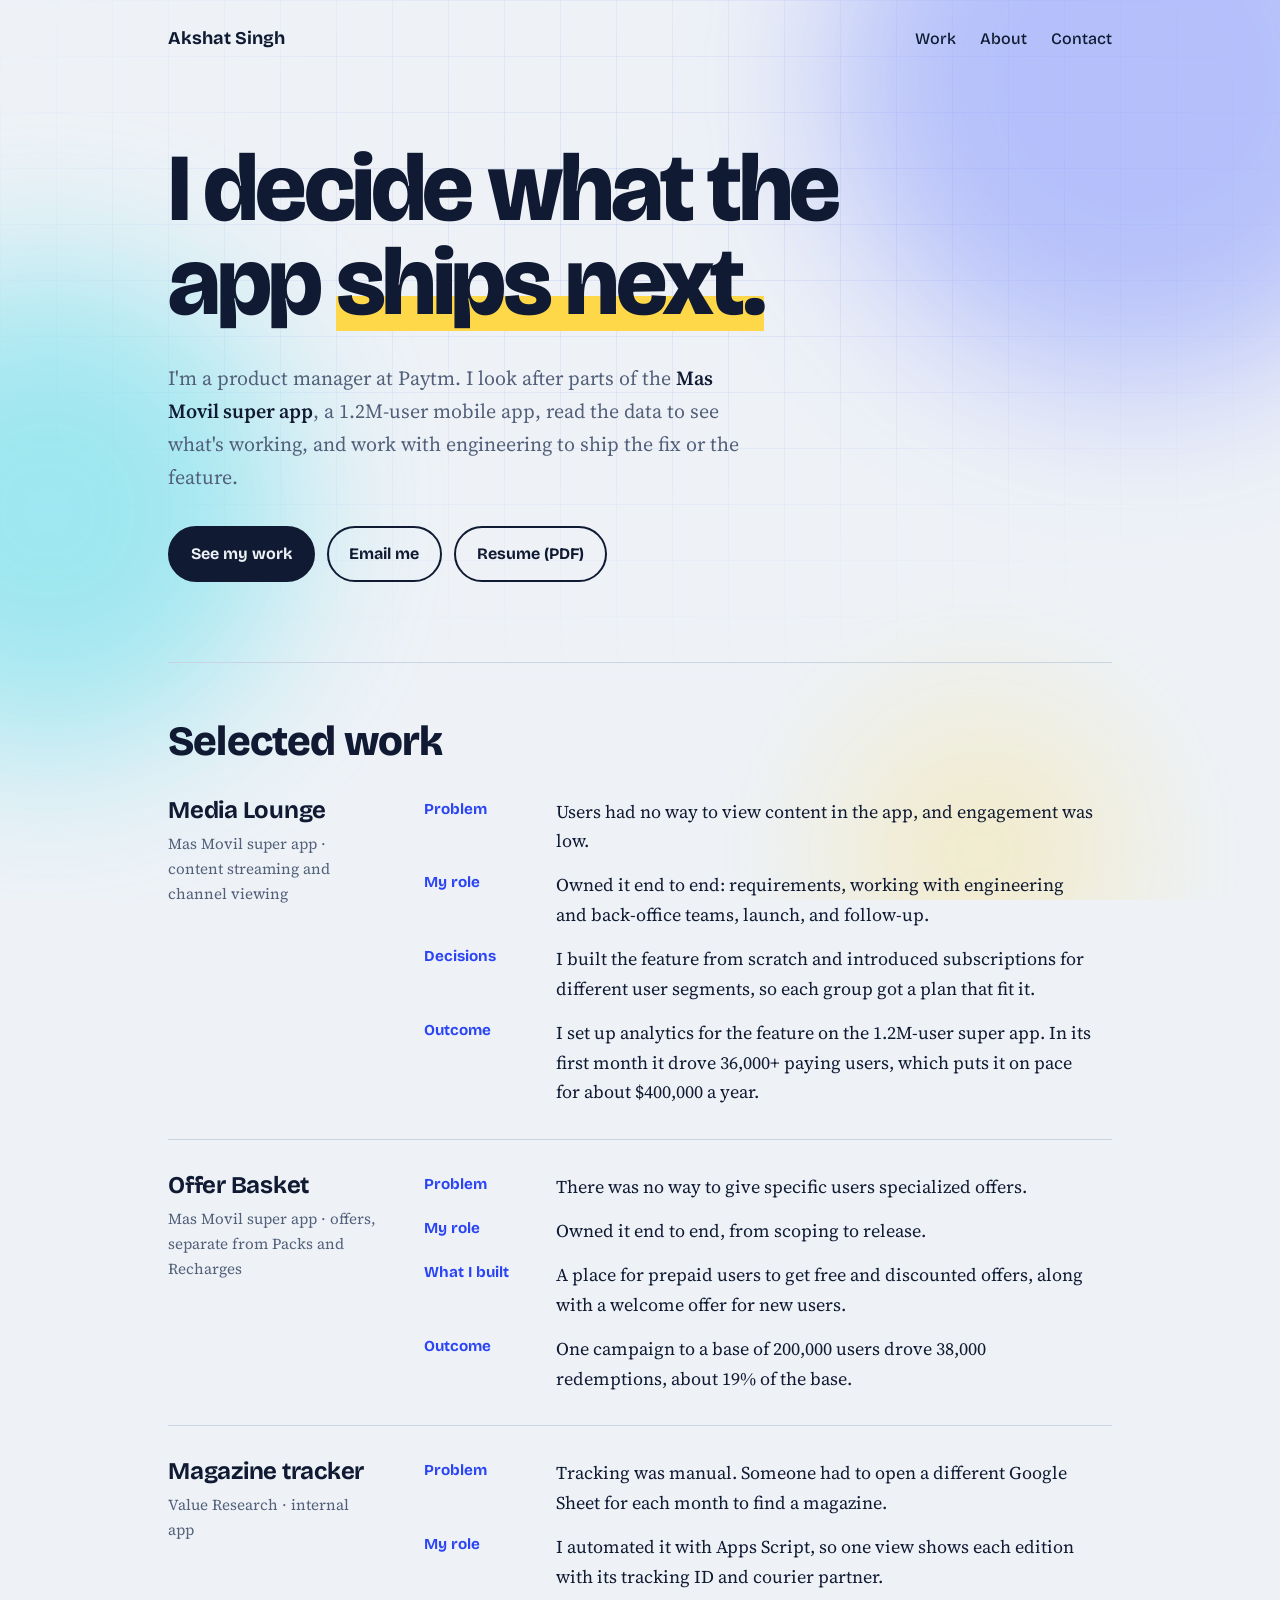
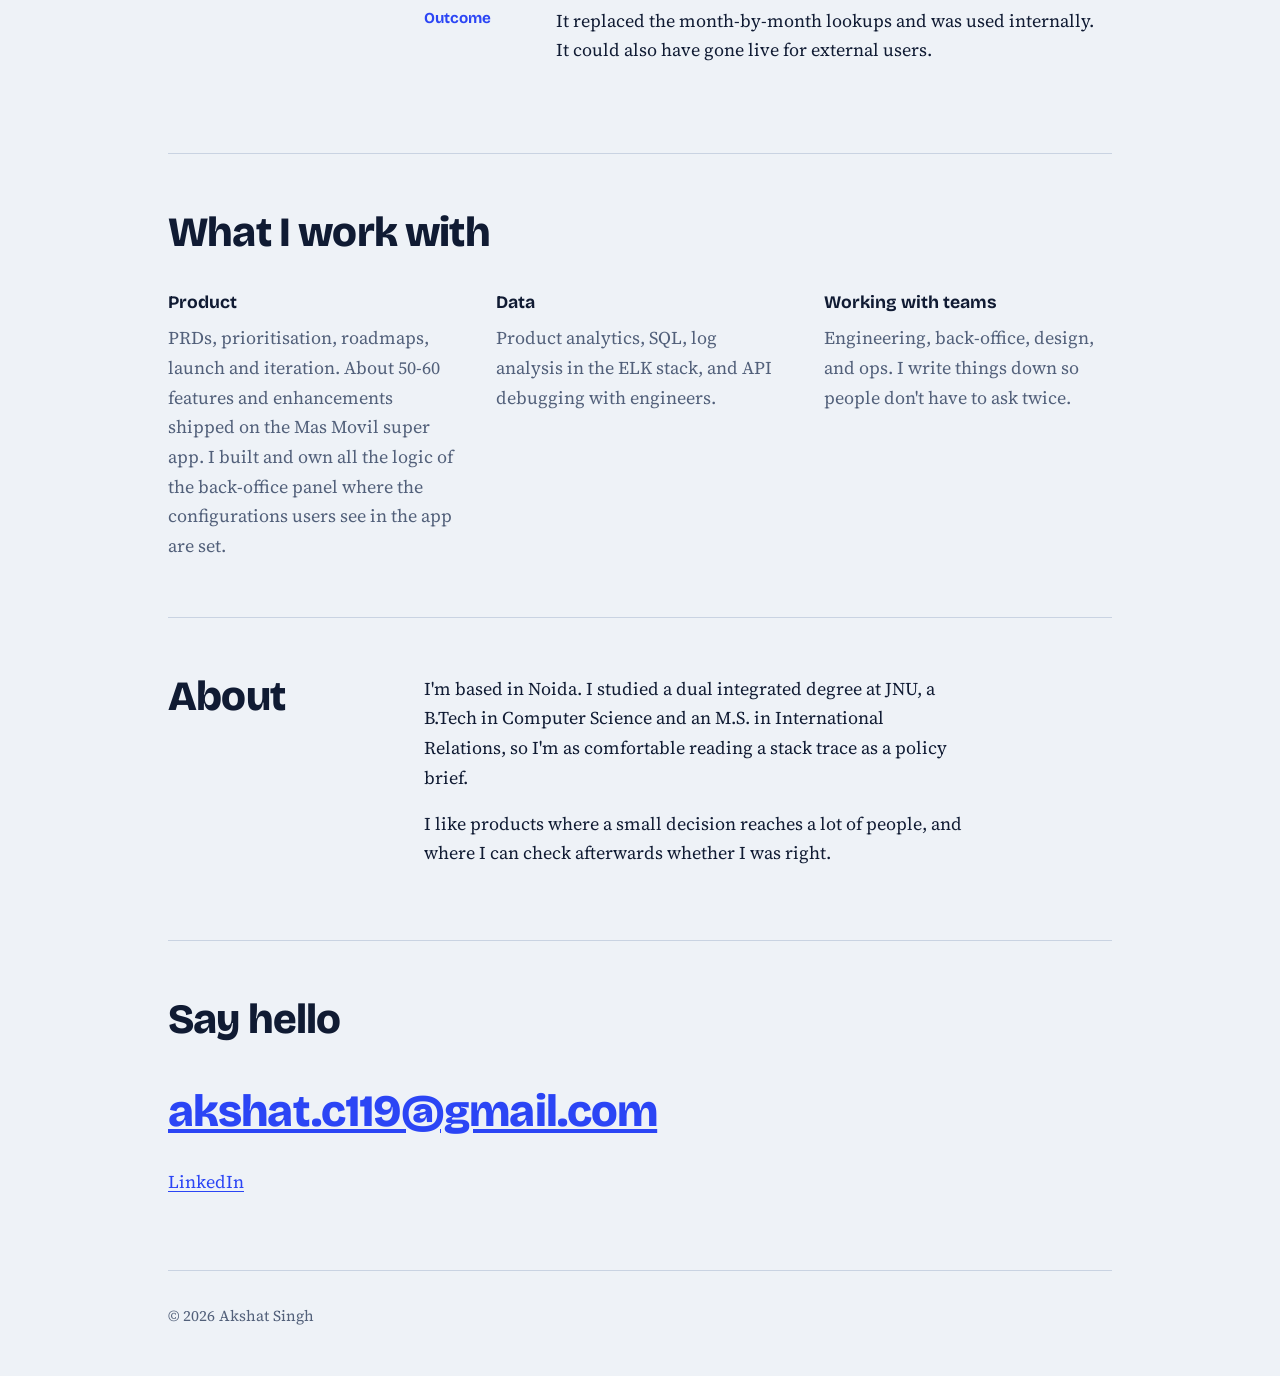
<file: index (3).html>
<!DOCTYPE html>
<html lang="en">
<head>
<meta charset="utf-8">
<meta name="viewport" content="width=device-width, initial-scale=1">
<title>Akshat Singh | Product Manager</title>
<meta name="description" content="Product manager and analyst at Paytm. I build features for the Mas Movil super app and use data to decide what to ship.">
<meta property="og:title" content="Akshat Singh | Product Manager">
<meta property="og:description" content="Product manager and analyst at Paytm. Mas Movil super app, analytics, and shipping.">
<link rel="preconnect" href="https://fonts.googleapis.com">
<link rel="preconnect" href="https://fonts.gstatic.com" crossorigin>
<link href="https://fonts.googleapis.com/css2?family=Bricolage+Grotesque:wght@500;700;800&family=Source+Serif+4:ital,wght@0,400;0,600;1,400&display=swap" rel="stylesheet">
<style>
:root{
  --paper:#EEF2F7; --ink:#101B33; --muted:#52607A; --line:#C9D3E2;
  --accent:#2B45F5; --mark:#FFD84A; --card:#F8FAFC;--grid:rgba(43,69,245,.09);--o1:#6F82FF;--o2:#3DD9E8;--o3:#FFD84A;--oa:.45;
  --display:"Bricolage Grotesque","Helvetica Neue",Arial,sans-serif;
  --body:"Source Serif 4",Georgia,"Times New Roman",serif;
}
@media (prefers-color-scheme:dark){
  :root:not([data-theme="light"]){--paper:#0E1424;--ink:#E8EDF7;--muted:#9AA7C2;--line:#27314D;--accent:#8FA0FF;--mark:#FFD84A;--card:#151D33;--grid:rgba(143,160,255,.09);--o1:#4458F0;--o2:#14B8C8;--o3:#B89A1C;--oa:.32}
}
*{box-sizing:border-box}
html{scroll-behavior:smooth}
body{margin:0;background:var(--paper);color:var(--ink);font-family:var(--body);font-size:1.125rem;line-height:1.65;-webkit-font-smoothing:antialiased}
a{color:var(--accent);text-underline-offset:3px}
a:focus-visible{outline:3px solid var(--accent);outline-offset:3px;border-radius:2px}
.wrap{max-width:62rem;margin:0 auto;padding:0 1.5rem}
header.top{display:flex;justify-content:space-between;align-items:center;padding:1.5rem 0;font-family:var(--display);font-weight:700}
header.top nav{display:flex;gap:1.5rem;font-weight:500;font-size:1rem}
header.top a{color:var(--ink);text-decoration:none}
header.top a:hover{color:var(--accent)}

.hero{padding:4rem 0 5rem}
.hero h1{font-family:var(--display);font-weight:800;font-size:clamp(2.6rem,8vw,6rem);line-height:.98;letter-spacing:-.035em;margin:0 0 2rem;max-width:14ch}
.hero h1 span{background:linear-gradient(transparent 62%,var(--mark) 62% 92%,transparent 92%);color:var(--ink)}
.hero p{max-width:36rem;font-size:1.25rem;color:var(--muted);margin:0 0 2rem}
.hero p strong{color:var(--ink);font-weight:600}
.btns{display:flex;flex-wrap:wrap;gap:.75rem}
.btn{font-family:var(--display);font-weight:700;font-size:1rem;padding:.8rem 1.3rem;border-radius:999px;text-decoration:none;border:2px solid var(--ink);color:var(--ink)}
.btn.fill{background:var(--ink);color:var(--paper)}
.btn:hover{background:var(--accent);border-color:var(--accent);color:#fff}



body{position:relative;overflow-x:hidden}
.bg{position:fixed;inset:0;z-index:0;pointer-events:none;overflow:hidden}
.bg::before{content:"";position:absolute;inset:0;background-image:linear-gradient(var(--grid) 1px,transparent 1px),linear-gradient(90deg,var(--grid) 1px,transparent 1px);background-size:56px 56px;-webkit-mask-image:radial-gradient(ellipse 80% 70% at 50% 25%,#000 10%,transparent 75%);mask-image:radial-gradient(ellipse 80% 70% at 50% 25%,#000 10%,transparent 75%)}
.orb{position:absolute;border-radius:50%;filter:blur(80px);opacity:var(--oa);will-change:transform}
.o1{width:38rem;height:38rem;background:var(--o1);top:-14rem;right:-10rem;animation:drift1 26s ease-in-out infinite alternate}
.o2{width:30rem;height:30rem;background:var(--o2);top:30vh;left:-12rem;animation:drift2 32s ease-in-out infinite alternate}
.o3{width:18rem;height:18rem;background:var(--o3);bottom:-6rem;right:12%;opacity:calc(var(--oa) * .6);animation:drift1 38s ease-in-out infinite alternate-reverse}
@keyframes drift1{to{transform:translate3d(-8rem,6rem,0) scale(1.15)}}
@keyframes drift2{to{transform:translate3d(10rem,-5rem,0) scale(1.2)}}
.wrap{position:relative;z-index:1}
@media (prefers-reduced-motion:reduce){.orb{animation:none}}
section{padding:3.5rem 0;border-top:1px solid var(--line)}
h2{font-family:var(--display);font-weight:800;font-size:clamp(1.8rem,4vw,2.6rem);letter-spacing:-.02em;margin:0 0 2rem;line-height:1.1}

.case{display:grid;grid-template-columns:minmax(0,13rem) minmax(0,1fr);gap:1rem 3rem;padding:2rem 0;border-top:1px solid var(--line)}
.case:first-of-type{border-top:0;padding-top:0}
.case h3{font-family:var(--display);font-size:1.5rem;line-height:1.15;margin:0 0 .4rem;letter-spacing:-.01em}
.case .tag{color:var(--muted);font-size:.95rem;margin:0}
.case dl{margin:0;display:grid;grid-template-columns:7rem minmax(0,1fr);gap:.9rem 1.25rem}
.case dt{font-family:var(--display);font-weight:700;font-size:.95rem;color:var(--accent)}
.case dd{margin:0;max-width:60ch}
.todo{background:var(--mark);color:#101B33;padding:0 .35em;border-radius:3px;font-size:.95em}

.skills{display:grid;grid-template-columns:repeat(auto-fit,minmax(15rem,1fr));gap:1.5rem 2.5rem}
.skills h3{font-family:var(--display);font-size:1.1rem;margin:0 0 .4rem}
.skills p{margin:0;color:var(--muted)}

.about{display:grid;grid-template-columns:minmax(0,13rem) minmax(0,1fr);gap:1rem 3rem}
.about p{margin:0 0 1rem;max-width:60ch}

.contact a.big{font-family:var(--display);font-weight:800;font-size:clamp(1.4rem,4.5vw,2.8rem);letter-spacing:-.02em;word-break:break-all}
footer{padding:2rem 0 3rem;color:var(--muted);font-size:.95rem;border-top:1px solid var(--line)}

@media (max-width:720px){
  .case,.about{grid-template-columns:1fr}
  .case dl{grid-template-columns:1fr;gap:.2rem}
  .case dd{margin-bottom:.8rem}
  header.top nav{gap:1rem}
}
@media (prefers-reduced-motion:reduce){html{scroll-behavior:auto}}
</style>
</head>
<body>
<div class="bg" aria-hidden="true"><span class="orb o1"></span><span class="orb o2"></span><span class="orb o3"></span></div>
<div class="wrap">
  <header class="top">
    <span>Akshat Singh</span>
    <nav aria-label="Primary">
      <a href="#work">Work</a>
      <a href="#about">About</a>
      <a href="#contact">Contact</a>
    </nav>
  </header>

  <main>
    <div class="hero">
      <h1>I decide what the app <span>ships next.</span></h1>
      <p>I'm a product manager at Paytm. I look after parts of the <strong>Mas Movil super app</strong>, a 1.2M-user mobile app, read the data to see what's working, and work with engineering to ship the fix or the feature.</p>
      <div class="btns">
        <a class="btn fill" href="#work">See my work</a>
        <a class="btn" href="mailto:akshat.c119@gmail.com">Email me</a>
        <a class="btn" href="resume.pdf" download="Akshat_Singh_Resume.pdf">Resume (PDF)</a>
      </div>
    </div>

    <section id="work">
      <h2>Selected work</h2>

      <article class="case">
        <div>
          <h3>Media Lounge</h3>
          <p class="tag">Mas Movil super app · content streaming and channel viewing</p>
        </div>
        <dl>
          <dt>Problem</dt><dd>Users had no way to view content in the app, and engagement was low.</dd>
          <dt>My role</dt><dd>Owned it end to end: requirements, working with engineering and back-office teams, launch, and follow-up.</dd>
          <dt>Decisions</dt><dd>I built the feature from scratch and introduced subscriptions for different user segments, so each group got a plan that fit it.</dd>
          <dt>Outcome</dt><dd>I set up analytics for the feature on the 1.2M-user super app. In its first month it drove 36,000+ paying users, which puts it on pace for about $400,000 a year.</dd>
        </dl>
      </article>

      <article class="case">
        <div>
          <h3>Offer Basket</h3>
          <p class="tag">Mas Movil super app · offers, separate from Packs and Recharges</p>
        </div>
        <dl>
          <dt>Problem</dt><dd>There was no way to give specific users specialized offers.</dd>
          <dt>My role</dt><dd>Owned it end to end, from scoping to release.</dd>
          <dt>What I built</dt><dd>A place for prepaid users to get free and discounted offers, along with a welcome offer for new users.</dd>
          <dt>Outcome</dt><dd>One campaign to a base of 200,000 users drove 38,000 redemptions, about 19% of the base.</dd>
        </dl>
      </article>

      <article class="case">
        <div>
          <h3>Magazine tracker</h3>
          <p class="tag">Value Research · internal app</p>
        </div>
        <dl>
          <dt>Problem</dt><dd>Tracking was manual. Someone had to open a different Google Sheet for each month to find a magazine.</dd>
          <dt>My role</dt><dd>I automated it with Apps Script, so one view shows each edition with its tracking ID and courier partner.</dd>
          <dt>Outcome</dt><dd>It replaced the month-by-month lookups and was used internally. It could also have gone live for external users.</dd>
        </dl>
      </article>
    </section>

    <section id="skills">
      <h2>What I work with</h2>
      <div class="skills">
        <div><h3>Product</h3><p>PRDs, prioritisation, roadmaps, launch and iteration. About 50-60 features and enhancements shipped on the Mas Movil super app. I built and own all the logic of the back-office panel where the configurations users see in the app are set.</p></div>
        <div><h3>Data</h3><p>Product analytics, SQL, log analysis in the ELK stack, and API debugging with engineers.</p></div>
        <div><h3>Working with teams</h3><p>Engineering, back-office, design, and ops. I write things down so people don't have to ask twice.</p></div>
      </div>
    </section>

    <section id="about" class="about">
      <h2>About</h2>
      <div>
        <p>I'm based in Noida. I studied a dual integrated degree at JNU, a B.Tech in Computer Science and an M.S. in International Relations, so I'm as comfortable reading a stack trace as a policy brief.</p>
        <p>I like products where a small decision reaches a lot of people, and where I can check afterwards whether I was right.</p>
      </div>
    </section>

    <section id="contact" class="contact">
      <h2>Say hello</h2>
      <p><a class="big" href="mailto:akshat.c119@gmail.com">akshat.c119@gmail.com</a></p>
      <p><a href="https://linkedin.com/in/akshat-singh-86b3a1250" rel="noopener">LinkedIn</a></p>
    </section>
  </main>

  <footer>© 2026 Akshat Singh</footer>
</div>
</body>
</html>
</file>
<file: assets/css/site.css>
/* Shared site styles: homepage + case studies */
:root{
  --paper:#EEF2F7; --ink:#101B33; --muted:#52607A; --line:#C9D3E2;
  --accent:#2B45F5; --mark:#FFD84A; --card:#F8FAFC;--grid:rgba(43,69,245,.09);--o1:#6F82FF;--o2:#3DD9E8;--o3:#FFD84A;--oa:.45;
  --display:"Bricolage Grotesque","Helvetica Neue",Arial,sans-serif;
  --body:"Source Serif 4",Georgia,"Times New Roman",serif;
}
@media (prefers-color-scheme:dark){
  :root:not([data-theme="light"]){--paper:#0E1424;--ink:#E8EDF7;--muted:#9AA7C2;--line:#27314D;--accent:#8FA0FF;--mark:#FFD84A;--card:#151D33;--grid:rgba(143,160,255,.09);--o1:#4458F0;--o2:#14B8C8;--o3:#B89A1C;--oa:.32}
}
*{box-sizing:border-box}
html{scroll-behavior:smooth}
body{margin:0;background:var(--paper);color:var(--ink);font-family:var(--body);font-size:1.125rem;line-height:1.65;-webkit-font-smoothing:antialiased}
a{color:var(--accent);text-underline-offset:3px}
a:focus-visible{outline:3px solid var(--accent);outline-offset:3px;border-radius:2px}
.wrap{max-width:62rem;margin:0 auto;padding:0 1.5rem}
header.top{display:flex;justify-content:space-between;align-items:center;padding:1.5rem 0;font-family:var(--display);font-weight:700}
header.top nav{display:flex;gap:1.5rem;font-weight:500;font-size:1rem}
header.top a{color:var(--ink);text-decoration:none}
header.top a:hover{color:var(--accent)}

.hero{padding:4rem 0 5rem}
.hero h1{font-family:var(--display);font-weight:800;font-size:clamp(2.6rem,8vw,6rem);line-height:.98;letter-spacing:-.035em;margin:0 0 2rem;max-width:14ch}
.hero h1 span{background:linear-gradient(transparent 62%,var(--mark) 62% 92%,transparent 92%);color:var(--ink)}
.hero p{max-width:36rem;font-size:1.25rem;color:var(--muted);margin:0 0 2rem}
.hero p strong{color:var(--ink);font-weight:600}
.btns{display:flex;flex-wrap:wrap;gap:.75rem}
.btn{font-family:var(--display);font-weight:700;font-size:1rem;padding:.8rem 1.3rem;border-radius:999px;text-decoration:none;border:2px solid var(--ink);color:var(--ink)}
.btn.fill{background:var(--ink);color:var(--paper)}
.btn:hover{background:var(--accent);border-color:var(--accent);color:var(--on-accent,#fff)}



body{position:relative;overflow-x:hidden}
.bg{position:fixed;inset:0;z-index:0;pointer-events:none;overflow:hidden}
.bg::before{content:"";position:absolute;inset:0;background-image:linear-gradient(var(--grid) 1px,transparent 1px),linear-gradient(90deg,var(--grid) 1px,transparent 1px);background-size:56px 56px;-webkit-mask-image:radial-gradient(ellipse 80% 70% at 50% 25%,#000 10%,transparent 75%);mask-image:radial-gradient(ellipse 80% 70% at 50% 25%,#000 10%,transparent 75%)}
/* orbs: a soft radial gradient instead of filter:blur(80px) (same look, a fraction of the paint cost while scrolling) */
.orb{position:absolute;border-radius:50%;opacity:var(--oa);will-change:transform;margin:-10rem;--c:var(--o1);
  background:radial-gradient(closest-side,var(--c) 0%,var(--c) 38%,color-mix(in srgb,var(--c) 62%,transparent) 58%,color-mix(in srgb,var(--c) 24%,transparent) 78%,transparent 100%)}
.o1{width:58rem;height:58rem;--c:var(--o1);top:-14rem;right:-10rem;animation:drift1 26s ease-in-out infinite alternate}
.o2{width:50rem;height:50rem;--c:var(--o2);top:30vh;left:-12rem;animation:drift2 32s ease-in-out infinite alternate}
.o3{width:38rem;height:38rem;--c:var(--o3);bottom:-6rem;right:12%;opacity:calc(var(--oa) * .6);animation:drift1 38s ease-in-out infinite alternate-reverse}
@keyframes drift1{to{transform:translate3d(-8rem,6rem,0) scale(1.15)}}
@keyframes drift2{to{transform:translate3d(10rem,-5rem,0) scale(1.2)}}
.wrap{position:relative;z-index:1}
@media (prefers-reduced-motion:reduce){.orb{animation:none}}
section{padding:3.5rem 0;border-top:1px solid var(--line)}
h2{font-family:var(--display);font-weight:800;font-size:clamp(1.8rem,4vw,2.6rem);letter-spacing:-.02em;margin:0 0 2rem;line-height:1.1}

.case{display:grid;grid-template-columns:minmax(0,13rem) minmax(0,1fr);gap:1rem 3rem;padding:2rem 0;border-top:1px solid var(--line)}
.case:first-of-type{border-top:0;padding-top:0}
.case h3{font-family:var(--display);font-size:1.5rem;line-height:1.15;margin:0 0 .4rem;letter-spacing:-.01em}
.case .tag{color:var(--muted);font-size:.95rem;margin:0}
.case dl{margin:0;display:grid;grid-template-columns:7rem minmax(0,1fr);gap:.9rem 1.25rem}
.case dt{font-family:var(--display);font-weight:700;font-size:.95rem;color:var(--accent)}
.case dd{margin:0;max-width:60ch}
.todo{background:var(--mark);color:var(--on-mark,#101B33);padding:0 .35em;border-radius:3px;font-size:.95em}

.skills{display:grid;grid-template-columns:repeat(auto-fit,minmax(15rem,1fr));gap:1.5rem 2.5rem}
.skills h3{font-family:var(--display);font-size:1.1rem;margin:0 0 .4rem}
.skills p{margin:0;color:var(--muted)}

.about{display:grid;grid-template-columns:minmax(0,13rem) minmax(0,1fr);gap:1rem 3rem}
.about p{margin:0 0 1rem;max-width:60ch}

.contact a.big{font-family:var(--display);font-weight:800;font-size:clamp(1.4rem,4.5vw,2.8rem);letter-spacing:-.02em;word-break:break-all}
footer{padding:2rem 0 3rem;color:var(--muted);font-size:.95rem;border-top:1px solid var(--line)}

@media (max-width:720px){
  .case,.about{grid-template-columns:1fr}
  .case dl{grid-template-columns:1fr;gap:.2rem}
  .case dd{margin-bottom:.8rem}
  header.top nav{gap:1rem}
}
@media (prefers-reduced-motion:reduce){html{scroll-behavior:auto}}

/* ---------- Homepage: link under a project ---------- */
.case-more{margin:1.1rem 0 0;font-family:var(--display);font-weight:700;font-size:1rem}
.case-more a{text-decoration:none;border-bottom:2px solid var(--mark);padding-bottom:1px}
.case-more a:hover{border-bottom-color:var(--accent)}

/* ---------- Case study pages ---------- */
.cs-back{display:inline-block;font-family:var(--display);font-weight:700;font-size:1rem;text-decoration:none;margin:.5rem 0 0}
.cs-back:hover{text-decoration:underline}
.cs-hero{padding:2.5rem 0 3rem}
.cs-eyebrow{font-family:var(--display);font-weight:700;font-size:.85rem;letter-spacing:.08em;text-transform:uppercase;color:var(--accent);margin:0 0 1rem}
.cs-hero h1{font-family:var(--display);font-weight:800;font-size:clamp(2.4rem,6.5vw,4.6rem);line-height:1;letter-spacing:-.035em;margin:0 0 1.5rem;max-width:16ch}
.cs-hero h1 span{background:linear-gradient(transparent 62%,var(--mark) 62% 92%,transparent 92%);color:var(--ink)}
.cs-lede{max-width:40rem;font-size:1.25rem;color:var(--muted);margin:0 0 2rem}
.cs-meta{display:grid;grid-template-columns:repeat(auto-fit,minmax(8.5rem,1fr));gap:1rem 1.5rem;margin:0 0 2rem;max-width:48rem}
.cs-meta dt{font-family:var(--display);font-weight:700;font-size:.8rem;letter-spacing:.06em;text-transform:uppercase;color:var(--muted)}
.cs-meta dd{margin:.15rem 0 0;font-family:var(--display);font-weight:500;font-size:1rem}
.cs-note{background:var(--card);border:1px solid var(--line);border-left:4px solid var(--mark);border-radius:6px;padding:.9rem 1.1rem;font-size:1rem;color:var(--muted);max-width:48rem;margin:0 0 2.5rem}
.cs-note strong{color:var(--ink);font-weight:600}
.cs-fig{margin:0}
.cs-fig img{display:block;width:100%;height:auto;border-radius:16px;border:1px solid var(--line);background:var(--card)}
.cs-fig figcaption{font-size:.95rem;color:var(--muted);margin-top:.7rem;max-width:60ch}
.cs-cover img{box-shadow:0 30px 60px -30px rgb(var(--sh,16 27 51) / .35)}

.cs section h2{margin-bottom:1.25rem}
.cs-num{display:block;font-family:var(--display);font-weight:700;font-size:.85rem;letter-spacing:.08em;color:var(--accent);margin:0 0 .5rem}
.cs p,.cs li{max-width:65ch}
.cs p{margin:0 0 1rem}
.cs h3{font-family:var(--display);font-size:1.2rem;line-height:1.2;margin:2rem 0 .6rem;letter-spacing:-.01em}
.cs ul,.cs ol{padding-left:1.2rem;margin:0 0 1rem}
.cs li{margin:0 0 .5rem}
.cs li::marker{color:var(--accent);font-family:var(--display);font-weight:700}
.cs .hl{background:linear-gradient(transparent 60%,var(--mark) 60% 90%,transparent 90%);color:inherit}
@media (prefers-color-scheme:dark){:root:not([data-theme="light"]) .cs .hl{background:linear-gradient(transparent 84%,var(--mark) 84% 96%,transparent 96%)}}
.cs-tag{font-family:var(--display);font-weight:700;font-size:.72rem;letter-spacing:.06em;text-transform:uppercase;padding:.15rem .45rem;border-radius:4px;background:var(--mark);color:var(--on-mark,#101B33);vertical-align:.1em;white-space:nowrap}
.cs-src{font-size:.9rem;color:var(--muted)}
.cs-src a{color:var(--muted)}
.cs-src a:hover{color:var(--accent)}

.cs-tldr{background:var(--card);border:1px solid var(--line);border-radius:14px;padding:1.5rem 1.75rem 1rem}
.cs-tldr ul{margin:0}

.cs-stats{display:grid;grid-template-columns:repeat(auto-fit,minmax(13rem,1fr));gap:1rem;margin:1.5rem 0}
.cs-stat{background:var(--card);border:1px solid var(--line);border-radius:12px;padding:1.1rem 1.2rem}
.cs-stat b{display:block;font-family:var(--display);font-weight:800;font-size:1.9rem;line-height:1.05;letter-spacing:-.02em;margin-bottom:.4rem}
.cs-stat span{display:block;font-size:.98rem;line-height:1.45}
.cs-stat .cs-src{margin-top:.5rem}

.cs-quotes{display:grid;grid-template-columns:repeat(auto-fit,minmax(17rem,1fr));gap:1rem;margin:1rem 0 1.5rem}
.cs-quote{margin:0;background:var(--card);border:1px solid var(--line);border-radius:12px;padding:1.1rem 1.2rem;display:flex;flex-direction:column;justify-content:space-between;gap:.8rem}
.cs-quote p{font-style:italic;margin:0;font-size:1.05rem;line-height:1.5}
.cs-quote p::before{content:"“";font-family:var(--display);font-weight:800;color:var(--accent);margin-right:.1em}
.cs-quote p::after{content:"”";font-family:var(--display);font-weight:800;color:var(--accent);margin-left:.05em}
.cs-quote figcaption{font-size:.88rem;color:var(--muted);line-height:1.4}
.cs-quote figcaption a{color:var(--muted)}
.cs-quote figcaption a:hover{color:var(--accent)}
.cs-pain{font-family:var(--display);font-weight:700;font-size:.8rem;letter-spacing:.05em;text-transform:uppercase;color:var(--accent);display:block;margin-bottom:.15rem}

.cs-insights{list-style:none;padding:0;counter-reset:ins;display:grid;gap:1rem}
.cs-insights li{counter-increment:ins;display:grid;grid-template-columns:2.6rem minmax(0,1fr);gap:0 .9rem;margin:0;max-width:none}
.cs-insights li::before{content:counter(ins,decimal-leading-zero);font-family:var(--display);font-weight:800;font-size:1.3rem;color:var(--accent);line-height:1.4}
.cs-insights strong{font-weight:600}

.cs-table-wrap{margin:1rem 0 1rem}
.cs-table{width:100%;border-collapse:collapse;font-size:.92rem;line-height:1.45}
.cs-table th,.cs-table td{text-align:left;vertical-align:top;padding:.6rem .7rem;border-bottom:1px solid var(--line)}
.cs-table thead th{font-family:var(--display);font-weight:700;font-size:.78rem;letter-spacing:.05em;text-transform:uppercase;color:var(--muted);border-bottom:2px solid var(--ink)}
.cs-table tbody th{font-family:var(--display);font-weight:700;white-space:nowrap}
.cs-table tbody tr:hover{background:var(--card)}

.cs-options{display:grid;grid-template-columns:repeat(auto-fit,minmax(16rem,1fr));gap:1rem;margin:1rem 0 1.5rem}
.cs-option{background:var(--card);border:1px solid var(--line);border-radius:12px;padding:1.2rem 1.25rem}
.cs-option h3{margin:0 0 .5rem}
.cs-option p{font-size:1rem;margin:0 0 .6rem}
.cs-option p:last-child{margin:0}
.cs-option b{font-family:var(--display);font-weight:700;font-size:.9rem}
.cs-decision{border:2px solid var(--accent);border-radius:14px;padding:1.4rem 1.5rem;background:var(--card)}
.cs-decision h3{margin-top:0}
.cs-decision ol{margin-bottom:.8rem}

.cs-flow{margin:1.5rem 0 2.5rem}
.cs-screens{display:grid;grid-template-columns:repeat(3,minmax(0,1fr));gap:2rem 1.5rem;margin:1.25rem 0 2rem}
.cs-screen{margin:0}
.cs-screen img{display:block;width:100%;height:auto;border-radius:22px;border:1px solid var(--line);box-shadow:0 18px 40px -24px rgb(var(--sh,16 27 51) / .4)}
.cs-screen figcaption{margin-top:.8rem;font-size:.98rem;line-height:1.5}
.cs-screen figcaption b{display:block;font-family:var(--display);font-weight:700;font-size:1.02rem;margin-bottom:.15rem}
.cs-screen figcaption small{display:block;font-family:var(--display);font-weight:700;font-size:.75rem;letter-spacing:.06em;text-transform:uppercase;color:var(--accent);margin-bottom:.2rem}
.cs-pair{display:grid;grid-template-columns:repeat(2,minmax(0,1fr));gap:1.5rem;max-width:44rem;margin:1rem 0 2rem}

.cs-north{border:2px solid var(--accent);border-radius:14px;padding:1.4rem 1.5rem;background:var(--card);margin:1rem 0 1.5rem}
.cs-north .cs-eyebrow{margin-bottom:.4rem}
.cs-north h3{font-size:1.6rem;margin:0 0 .6rem}
.cs-north p{margin:0}
.cs-cols{display:grid;grid-template-columns:repeat(2,minmax(0,1fr));gap:1rem 2.5rem}
.cs-cols h3{margin-top:.5rem}

.cs-sources h3{margin-top:1.5rem}
.cs-sources ol{font-size:.92rem;line-height:1.5;color:var(--muted)}
.cs-sources li{margin-bottom:.35rem;overflow-wrap:anywhere}
.cs-next{display:flex;flex-wrap:wrap;gap:.75rem;margin-top:1.5rem}

@media (max-width:860px){
  .cs-screens{grid-template-columns:repeat(2,minmax(0,1fr))}
}
@media (max-width:720px){
  .cs-cols{grid-template-columns:1fr}
  .cs-tldr{padding:1.2rem 1.2rem .6rem}
  .cs-table thead{position:absolute;width:1px;height:1px;overflow:hidden;clip:rect(0 0 0 0)}
  .cs-table,.cs-table tbody,.cs-table tr,.cs-table th,.cs-table td{display:block;width:100%}
  .cs-table tr{border:1px solid var(--line);border-radius:12px;background:var(--card);padding:.4rem .9rem .6rem;margin:0 0 .8rem}
  .cs-table tbody th{font-size:1.05rem;border-bottom:1px solid var(--line);padding:.5rem 0}
  .cs-table td{border:0;padding:.35rem 0;display:grid;grid-template-columns:7.5rem minmax(0,1fr);gap:.75rem}
  .cs-table td::before{content:attr(data-label);font-family:var(--display);font-weight:700;font-size:.78rem;letter-spacing:.03em;text-transform:uppercase;color:var(--muted);padding-top:.1rem}
  .cs-table tbody tr:hover{background:var(--card)}
}
@media (max-width:480px){
  .cs-screens{gap:1.5rem 1rem}
  .cs-screen figcaption{font-size:.92rem}
  .cs-pair{gap:1rem}
  .cs-table td{grid-template-columns:5.6rem minmax(0,1fr);gap:.6rem}
  .cs-table td::before{font-size:.7rem}
}

/* ---------- Case study: 4-up screen grid ---------- */
.cs-screens-4{grid-template-columns:repeat(4,minmax(0,1fr));gap:2rem 1.25rem}
@media (max-width:860px){.cs-screens-4{grid-template-columns:repeat(2,minmax(0,1fr))}}

/* ---------- Homepage: phone-tour intro text ---------- */
.gallery-sub{color:var(--muted);max-width:40rem;margin:-.5rem 0 1.75rem}

/* ---------- Live AI demo: pill, homepage thumbnail, case-study callout ---------- */
.live-pill{display:inline-flex;align-items:center;gap:.4rem;font-family:var(--display);font-weight:700;font-size:.72rem;letter-spacing:.06em;text-transform:uppercase;color:#fff;background:linear-gradient(135deg,var(--pill1,#4B3CF0),var(--pill2,#2B1FB8));padding:.2rem .6rem .2rem .5rem;border-radius:999px;vertical-align:.1em;margin-right:.35rem;white-space:nowrap}
.live-pill::before{content:"";width:.45rem;height:.45rem;border-radius:50%;background:#7CF0C8;box-shadow:0 0 0 3px rgba(124,240,200,.3)}
.case-thumb{display:block;margin-top:1rem}
.case-thumb img{display:block;width:100%;height:auto;border-radius:12px;border:1px solid var(--line);background:var(--card);box-shadow:0 18px 36px -24px rgb(var(--sh,16 27 51) / .45);transition:transform .25s ease}
.case-thumb:hover img{transform:translateY(-3px)}
@media (max-width:720px){.case-thumb{max-width:26rem}}
.cs-followup{display:grid;grid-template-columns:minmax(0,1fr) minmax(0,1.1fr);gap:1.5rem 2rem;align-items:center;border:2px solid var(--accent);border-radius:16px;padding:1.5rem;background:var(--card)}
.cs-followup h2{margin:.2rem 0 .8rem}
.cs-followup p{font-size:1.02rem}
.cs-followup img{display:block;width:100%;height:auto;border-radius:12px;border:1px solid var(--line)}
.cs-followup .btns{margin-top:.5rem}
@media (max-width:720px){.cs-followup{grid-template-columns:1fr;padding:1.2rem}}

/* =====================================================================
   Background variants (bg-refresh). Default = current look.
   Pick one by adding data-bg="a" | "b" | "c" (static) or "e" (interactive living gradient) to <html> on every page,
   or preview any page with ?bg=a / ?bg=b / ?bg=c.
   A = Paper (warm cream, dot grid, one warm glow)
   B = Ink   (full dark navy, indigo/teal aurora)
   C = Mesh  (saturated indigo→teal→peach mesh + fine grain)
   Variants set their own palette, so they look the same in light and dark OS mode.
   ===================================================================== */

/* ---------- A · Paper ---------- */
:root[data-bg="a"]{--paper:#F7F2E8;--ink:#141A2E;--muted:#5B5647;--line:#E2D8C5;--accent:#2B45F5;--mark:#FFD84A;--card:#FCF9F2;
  --grid:rgba(20,26,46,.14);--o1:#FFAA6E;--o2:#F59A86;--o3:#FFD84A;--oa:.5}
:root[data-bg="a"] .bg{background:radial-gradient(70% 55% at 100% 0%,rgba(255,196,140,.28),transparent 70%)}
:root[data-bg="a"] .bg::before{background-image:radial-gradient(var(--grid) 1px,transparent 1.3px);background-size:22px 22px;
  -webkit-mask-image:radial-gradient(ellipse 85% 75% at 50% 20%,#000 15%,transparent 78%);mask-image:radial-gradient(ellipse 85% 75% at 50% 20%,#000 15%,transparent 78%)}
:root[data-bg="a"] .o1{width:46rem;height:40rem;top:-18rem;right:-14rem;filter:blur(110px)}
:root[data-bg="a"] .o2{width:22rem;height:22rem;top:55vh;left:-14rem;opacity:calc(var(--oa) * .55)}
:root[data-bg="a"] .o3{display:none}

/* ---------- B · Ink ---------- */
:root[data-bg="b"]{color-scheme:dark;--paper:#0A0F1E;--ink:#EEF2FA;--muted:#A9B3CB;--line:#232D48;--accent:#9DABFF;--mark:#FFD84A;--card:#121A33;
  --grid:rgba(157,171,255,.065);--o1:#4C4FE6;--o2:#0EA5B4;--o3:#E0A21A;--oa:.34}
:root[data-bg="b"] .bg{background:radial-gradient(120% 60% at 50% -10%,#141C3A 0%,transparent 60%)}
:root[data-bg="b"] .o1{width:44rem;height:34rem;top:-16rem;right:-8rem}
:root[data-bg="b"] .o2{opacity:calc(var(--oa) * .7)}
:root[data-bg="b"] .o3{opacity:calc(var(--oa) * .35)}
/* yellow highlights become underlines so light text never sits on yellow */
:root[data-bg="b"] .hero h1 span,:root[data-bg="b"] .cs-hero h1 span{background:linear-gradient(transparent 84%,var(--mark) 84% 94%,transparent 94%)}
:root[data-bg="b"] .cs .hl{background:linear-gradient(transparent 86%,rgba(255,216,74,.85) 86% 98%,transparent 98%)}
:root[data-bg="b"] .btn:hover{color:#0A0F1E}
:root[data-bg="b"] .cs-fig img,:root[data-bg="b"] .case-thumb img,:root[data-bg="b"] .cs-screen img{box-shadow:0 18px 40px -20px rgba(0,0,0,.6)}

/* ---------- C · Mesh ---------- */
:root[data-bg="c"]{--paper:#F3F1FA;--ink:#0F1730;--muted:#3B4560;--line:#D3D0E8;--accent:#2B3FE0;--mark:#FFD84A;--card:#FBFAFF;
  --grid:transparent;--o1:#6A5CFF;--o2:#14C2B0;--o3:#FF9A6B;--oa:.5}
:root[data-bg="c"] .bg{background:
  radial-gradient(55% 45% at 100% 0%,rgba(106,92,255,.30),transparent 70%),
  radial-gradient(45% 40% at 0% 45%,rgba(20,194,176,.20),transparent 70%),
  radial-gradient(55% 45% at 85% 100%,rgba(255,154,107,.30),transparent 70%),
  var(--paper)}
:root[data-bg="c"] .bg::before{display:none}
:root[data-bg="c"] .bg::after{content:"";position:absolute;inset:-50%;opacity:.11;mix-blend-mode:multiply;
  background-image:url("data:image/svg+xml,%3Csvg xmlns='http://www.w3.org/2000/svg' width='160' height='160'%3E%3Cfilter id='n'%3E%3CfeTurbulence type='fractalNoise' baseFrequency='.9' numOctaves='2' stitchTiles='stitch'/%3E%3CfeColorMatrix values='0 0 0 0 0 0 0 0 0 0 0 0 0 0 0 0 0 0 .9 0'/%3E%3C/filter%3E%3Crect width='100%25' height='100%25' filter='url(%23n)'/%3E%3C/svg%3E")}
:root[data-bg="c"] .orb{filter:blur(100px)}
:root[data-bg="c"] .o1{width:42rem;height:36rem;top:-16rem;right:-12rem}
:root[data-bg="c"] .o2{width:30rem;height:30rem;top:35vh;left:-16rem;opacity:calc(var(--oa) * .75)}
:root[data-bg="c"] .o3{width:30rem;height:26rem;bottom:-12rem;right:6%;opacity:calc(var(--oa) * .8)}
@media (max-width:720px){:root[data-bg="c"] .o2{top:60vh;opacity:calc(var(--oa) * .5)}}

/* =====================================================================
   Optional interactive backdrop E (assets/js/bg-fx.js): data-bg="e" or ?bg=e.
   Slow living gradient in the default palette; a scrim keeps the text column AA.
   ===================================================================== */
:root[data-bg="e"] .orb,:root[data-bg="e"] .bg::before{display:none}
.bgfx{position:absolute;inset:0;width:100%;height:100%;display:block}
:root[data-bg="e"] .bg::after{content:"";position:absolute;inset:0;pointer-events:none;
  background:radial-gradient(ellipse min(44rem,72vw) 80% at 50% 45%,color-mix(in srgb,var(--paper) 62%,transparent) 30%,transparent 82%)}

/* =====================================================================
   Homepage: scroll-driven phone tour (#tour, assets/js/phone-tour.js).
   Without JS or with prefers-reduced-motion it stays a static, stacked list of screens.
   ===================================================================== */
.pt-eyebrow{font-family:var(--display);font-weight:700;font-size:.85rem;letter-spacing:.08em;text-transform:uppercase;color:var(--accent);margin:0 0 .5rem}
.pt-grid{display:grid;grid-template-columns:minmax(0,.92fr) minmax(0,1.08fr);grid-template-areas:"steps stage";gap:0 2.5rem;--ph:min(72vh,600px)}
.pt-stage{grid-area:stage;display:none}
.pt-steps{grid-area:steps}
.pt-step{padding:1.5rem 0;border-top:1px solid var(--line)}
.pt-step:first-child{border-top:0}
.pt-kicker{font-family:var(--display);font-weight:700;font-size:.9rem;color:var(--muted);margin:0 0 .35rem;display:flex;align-items:center;gap:.5rem}
.pt-num{font-variant-numeric:tabular-nums;color:var(--accent)}
.pt-step h3{font-family:var(--display);font-weight:800;font-size:clamp(1.6rem,3vw,2.2rem);letter-spacing:-.02em;line-height:1.05;margin:0 0 .75rem}
.pt-prob{margin:0 0 .6rem;font-size:1.15rem}
.pt-fix{margin:0 0 1rem;color:var(--muted);font-size:1rem}
.pt-dots{display:none;gap:.35rem;margin:0 0 1rem}
.pt-dots i{display:block;width:1.6rem;height:4px;border-radius:4px;background:var(--line);overflow:hidden;position:relative}
.pt-dots i::after{content:"";position:absolute;inset:0;background:var(--accent);transform:scaleX(var(--f,0));transform-origin:left}
.pt-step .case-more{margin:0}
.pt-static{list-style:none;margin:1rem 0 0;padding:0;display:grid;grid-template-columns:repeat(auto-fill,minmax(7.5rem,1fr));gap:.75rem}
.pt-static img{display:block;width:100%;height:auto;border-radius:16px;box-shadow:0 10px 24px -14px rgb(var(--sh,16 27 51) / .45)}

/* the phone: assets/img/iphone-frame.svg (vector, iPhone 15/16 Pro proportions in pt: 435x888 incl. buttons,
   body 427x888 r72, screen 393x852 r55 at 21,18). The screen sits under the frame's transparent cutout. */
.pt-phone{position:relative;height:var(--ph);aspect-ratio:435/888;flex:none}
.pt-phone::before{content:"";position:absolute;z-index:0;left:.92%;right:.92%;top:0;bottom:0;border-radius:16.86%/8.11%;
  box-shadow:0 2px 3px rgb(var(--sh,16 27 51) / .18),0 26px 40px -18px rgb(var(--sh,16 27 51) / .42),0 60px 90px -40px rgb(var(--sh,16 27 51) / .5)}
.pt-screen{position:absolute;z-index:1;left:4.71%;top:1.97%;width:90.57%;height:96.06%;border-radius:14.06%/6.5%;overflow:hidden;background:#05070c}
.pt-frame{position:absolute;z-index:2;inset:0;width:100%;height:100%;display:block;pointer-events:none;user-select:none}
.pt-img,.pt-gimg{position:absolute;inset:0;width:100%;height:100%;object-fit:cover;object-position:top;display:block}
.pt-img{opacity:0;visibility:hidden;will-change:transform,opacity;box-shadow:0 -18px 36px -10px rgba(5,7,12,.35)}

/* JS on: sticky stage + highlighted steps */
.pt-on .pt-stage{display:block}
.pt-on .pt-static{display:none}
.pt-on .pt-dots{display:flex}
.pt-on .pt-step{min-height:calc(var(--k) * 44vh);border-top:0;padding:0}
.pt-on .pt-card{position:sticky;top:calc(50vh - 9rem);padding:1.5rem 0;opacity:.22;transition:opacity .35s ease}
.pt-on .pt-step.is-active .pt-card{opacity:1}
.pt-on .pt-steps{padding:calc(50vh - var(--ph) / 2 - 2rem) 0 0}
.pt-sticky{position:sticky;top:calc(50vh - var(--ph) / 2 - 1.4rem);height:calc(var(--ph) + 2.8rem);display:flex;flex-direction:column;align-items:center;perspective:1400px}
.pt-main{z-index:2}
.pt-ghost{position:absolute;top:0;left:50%;z-index:1;will-change:transform}
.pt-ghost-l{transform:translate3d(calc(-50% - var(--ph) * .26),calc(var(--ph) * .07 + var(--gy,0px)),0) scale(.78) rotate(-6deg);opacity:.55}
.pt-ghost-r{transform:translate3d(calc(-50% + var(--ph) * .3),calc(var(--ph) * .07 - var(--gy,0px)),0) scale(.78) rotate(6deg);opacity:.55}
.pt-cap{margin:.9rem 0 0;font-family:var(--display);font-size:.9rem;color:var(--muted);display:flex;gap:.6rem;align-items:baseline}
.pt-cap b{color:var(--ink)}
.pt-cap-n{font-variant-numeric:tabular-nums}

@media (max-width:860px){
  .pt-grid{grid-template-columns:minmax(0,1fr);grid-template-areas:"stage" "steps";--ph:min(46vh,400px)}
  .pt-on .pt-stage{position:sticky;top:0;z-index:3;margin:0 -1.5rem;padding:.6rem 1.5rem .9rem;
    background:linear-gradient(var(--paper) 90%,color-mix(in srgb,var(--paper) 0%,transparent))}
  .pt-sticky{position:relative;top:0;height:auto}
  .pt-ghost-l{transform:translate3d(calc(-50% - var(--ph) * .27),calc(var(--ph) * .08 + var(--gy,0px)),0) scale(.74) rotate(-6deg)}
  .pt-ghost-r{transform:translate3d(calc(-50% + var(--ph) * .27),calc(var(--ph) * .08 - var(--gy,0px)),0) scale(.74) rotate(6deg)}
  .pt-cap{margin-top:.5rem}
  .pt-on .pt-steps{padding:0}
  .pt-on .pt-step{min-height:calc(var(--k) * 30vh)}
  .pt-on .pt-card{top:var(--stage-h,52vh);padding:.4rem 0 1rem;opacity:.22}
  .pt-step h3{font-size:1.55rem;margin-bottom:.5rem}.pt-prob{font-size:1.02rem;line-height:1.5}.pt-fix{font-size:.92rem;line-height:1.5;margin-bottom:.75rem}
}

/* =====================================================================
   WARM THEMES: <html data-warm="cream|terra|cocoa">, picked with ?theme= (default cocoa).
   Every colour in the site comes from these variables; they override the old blue palette
   and the OS dark-mode palette. --g1..--g5 feed the animated glow layer (assets/js/bg-fx.js).
   ===================================================================== */
html:root[data-warm]{--on-accent:#fff;--on-mark:#2B1A10}
/* 1. Cream: ivory paper, peach / apricot / amber glows, deep brown ink */
html:root[data-warm="cream"]{color-scheme:light;--paper:#FBF3E6;--ink:#2B1A10;--muted:#5E4838;--line:#E8D8C0;--accent:#A5390A;--mark:#FFC24A;--card:#FFFAF1;
  --grid:rgba(120,70,20,.06);--o1:#FFB08A;--o2:#FFC47A;--o3:#FFA63D;--oa:.5;--sh:60 30 10;--pill1:#A5390A;--pill2:#7A2D08;
  --g1:#FFB08A;--g2:#FFC47A;--g3:#FFA63D;--g4:#F7A98F;--g5:#FFD98A;--ga:.46}
/* 2. Terracotta & sand: earthy, burnt-orange accent */
html:root[data-warm="terra"]{color-scheme:light;--paper:#EBD9C1;--ink:#3A1F14;--muted:#5A3C2E;--line:#D9BFA0;--accent:#852508;--mark:#E8A33D;--card:#F7ECDD;
  --grid:rgba(90,40,15,.06);--o1:#C8694A;--o2:#D9A877;--o3:#B5533A;--oa:.5;--sh:58 31 20;--pill1:#9A2D0B;--pill2:#6B1E08;
  --g1:#C8694A;--g2:#D9A877;--g3:#B5533A;--g4:#D8A889;--g5:#C69A5A;--ga:.5;--veil:35%}
/* 3. Cocoa: espresso dark, glowing amber and rose-gold */
html:root[data-warm="cocoa"]{color-scheme:dark;--paper:#1C120D;--ink:#F6E7D4;--muted:#CDB59B;--line:#3F2B20;--accent:#FFB366;--mark:#F2A65A;--card:#2A1A12;
  --grid:rgba(255,200,140,.05);--o1:#FFA24D;--o2:#E3A08E;--o3:#C9703E;--oa:.3;--sh:0 0 0;--pill1:#8F410E;--pill2:#5C2706;--on-accent:#2B1A10;
  --g1:#FFA24D;--g2:#E3A08E;--g3:#C9703E;--g4:#F4C27A;--g5:#B76E79;--ga:.42;--veil:45%}
/* highlighter marks sit behind the text: on the dark theme use a thin underline so light text stays readable */
html:root[data-warm="cocoa"] .hero h1 span,html:root[data-warm="cocoa"] .cs-hero h1 span{background:linear-gradient(transparent 84%,var(--mark) 84% 94%,transparent 94%)}
html:root[data-warm="cocoa"] .cs .hl{background:linear-gradient(transparent 86%,var(--mark) 86% 98%,transparent 98%)}
html:root[data-warm="cocoa"] .cs-fig img,html:root[data-warm="cocoa"] .cs-screen img,html:root[data-warm="cocoa"] .case-thumb img{box-shadow:0 18px 40px -20px rgba(0,0,0,.6)}
html:root[data-warm] .cs-cover img{box-shadow:0 30px 60px -30px rgb(var(--sh) / .45)}
html:root[data-warm] .pt-phone::before{box-shadow:0 2px 3px rgb(var(--sh) / .22),0 26px 40px -18px rgb(var(--sh) / .5),0 60px 90px -40px rgb(var(--sh) / .6)}
/* the living glow layer replaces the CSS orbs once it is running (orbs stay as the no-JS fallback) */
html.has-fx .orb{display:none}
html:root[data-warm] .bg::after{content:"";position:absolute;inset:0;pointer-events:none;
  background:radial-gradient(ellipse min(46rem,92vw) 85% at 50% 45%,color-mix(in srgb,var(--paper) 66%,transparent) 45%,transparent 92%),linear-gradient(color-mix(in srgb,var(--paper) var(--veil,0%),transparent),color-mix(in srgb,var(--paper) var(--veil,0%),transparent))}
/* warm links/selection */
html:root[data-warm] ::selection{background:var(--mark);color:var(--on-mark)}
/* theme switcher (only shown while previewing with ?theme=) */
.theme-sw{position:fixed;left:50%;bottom:max(.9rem,env(safe-area-inset-bottom));transform:translateX(-50%);z-index:50;display:flex;gap:.25rem;padding:.3rem;border-radius:999px;background:var(--card);border:1px solid var(--line);box-shadow:0 10px 30px -12px rgb(var(--sh,16 27 51) / .45);font-family:var(--display);font-weight:700;font-size:.8rem}
.theme-sw a{padding:.4rem .8rem;border-radius:999px;text-decoration:none;color:var(--ink)}
.theme-sw a[aria-current="true"]{background:var(--ink);color:var(--paper)}
.theme-sw a:hover:not([aria-current]){background:var(--line)}

/* Espresso: light phone screens would glare on the dark page, so give the phone a warm amber rim glow
   and dim the two back phones a little (the screen images themselves are untouched). */
html:root[data-warm="cocoa"] .pt-main::before{box-shadow:0 0 0 1px rgba(255,179,102,.22),0 0 38px -2px rgba(255,162,77,.30),0 0 110px 6px rgba(227,160,142,.20),0 40px 80px -30px rgba(0,0,0,.7)}
html:root[data-warm="cocoa"] .pt-ghost{filter:brightness(.74) saturate(.88)}
html:root[data-warm="cocoa"] .pt-ghost-l,html:root[data-warm="cocoa"] .pt-ghost-r{opacity:.5}
html:root[data-warm="cocoa"] .pt-phone::before{box-shadow:0 0 0 1px rgba(255,179,102,.14),0 0 40px -6px rgba(255,162,77,.2),0 30px 60px -28px rgba(0,0,0,.65)}
html:root[data-warm="cocoa"] .pt-main::before{box-shadow:0 0 0 1px rgba(255,179,102,.22),0 0 38px -2px rgba(255,162,77,.30),0 0 110px 6px rgba(227,160,142,.20),0 40px 80px -30px rgba(0,0,0,.7)}
/* secondary pill (no live dot), e.g. "PRD" next to "Live MVP" */
.live-pill.pill-quiet{background:none;color:var(--accent);box-shadow:inset 0 0 0 1.5px var(--accent)}
.live-pill.pill-quiet::before{display:none}

/* =====================================================================
   FUN MODE: ship-or-kill hero game, easter egg, micro-interactions, Break the app.
   Everything is progressive: without JS the hero, tour and work read exactly as before.
   ===================================================================== */
/* --- 1. Ship or kill (hero) --- */
@media (min-width:900px){
  .hero:has(.sok:not([hidden])){display:grid;grid-template-columns:minmax(0,1fr) 20.5rem;grid-template-areas:"h h" "p g" "b g";grid-template-rows:auto auto 1fr;column-gap:2.5rem;align-items:start}
  .hero:has(.sok:not([hidden])) h1{grid-area:h}
  .hero:has(.sok:not([hidden])) > p{grid-area:p}
  .hero:has(.sok:not([hidden])) .btns{grid-area:b}
  .hero .sok{grid-area:g;margin-top:-.4rem}
}
.sok{position:relative;margin-top:2rem;padding:1rem 1rem .9rem;border:1px solid var(--line);border-radius:20px;background:color-mix(in srgb,var(--card) 82%,transparent);
  box-shadow:0 20px 50px -30px rgb(var(--sh,16 27 51) / .6);font-family:var(--display);touch-action:pan-y}
.sok-k{display:flex;justify-content:space-between;align-items:baseline;margin:0 0 .7rem;font-weight:700;font-size:.95rem;color:var(--ink)}
.sok-k small{font-weight:500;color:var(--muted);font-variant-numeric:tabular-nums;font-size:.8rem}
.sok-deck{position:relative;height:8.6rem;margin-bottom:.75rem}
.sok-card{position:absolute;inset:0;display:flex;flex-direction:column;justify-content:space-between;padding:.85rem 1rem;border-radius:14px;
  background:var(--paper);border:1.5px solid var(--line);cursor:grab;user-select:none;-webkit-user-select:none;touch-action:pan-y;
  box-shadow:0 10px 24px -14px rgb(var(--sh,16 27 51) / .55);transition:transform .35s cubic-bezier(.2,.8,.2,1),opacity .35s ease}
.sok-card:focus-visible{outline:3px solid var(--accent);outline-offset:3px}
.sok-card.is-drag{transition:none;cursor:grabbing}
.sok-card.is-next{transform:translateY(7px) scale(.955);opacity:.6;pointer-events:none}
.sok-card small{font-size:.72rem;font-weight:700;letter-spacing:.06em;text-transform:uppercase;color:var(--accent)}
.sok-card b{font-size:1.12rem;line-height:1.22;font-weight:700;color:var(--ink)}
.sok-card .sok-hint{font-size:.72rem;color:var(--muted);font-weight:500}
.sok-stamp{position:absolute;top:.7rem;padding:.1rem .5rem;border:2.5px solid;border-radius:8px;font-weight:800;font-size:.85rem;letter-spacing:.08em;opacity:0;transform:rotate(-10deg)}
.sok-stamp.s{right:.8rem;color:#1E8E4E;border-color:#1E8E4E}
.sok-stamp.k{left:.8rem;color:#C2361B;border-color:#C2361B;transform:rotate(10deg)}
html:root[data-warm="cocoa"] .sok-stamp.s{color:#6EE7A0;border-color:#6EE7A0}
html:root[data-warm="cocoa"] .sok-stamp.k{color:#FF9B85;border-color:#FF9B85}
.sok-btns{display:grid;grid-template-columns:1fr 1fr;gap:.5rem}
.sok-btns button,.sok-end button{font:inherit;font-weight:700;font-size:.95rem;padding:.6rem .8rem;border-radius:999px;border:2px solid var(--ink);background:transparent;color:var(--ink);cursor:pointer;
  transition:background .15s,color .15s,transform .15s}
.sok-btns button:hover,.sok-end button:hover{background:var(--ink);color:var(--paper)}
.sok-btns button:active{transform:scale(.96)}
.sok-btns button:focus-visible,.sok-end button:focus-visible,.brk-btn:focus-visible,.brk-toggle:focus-visible,.egg button:focus-visible{outline:3px solid var(--accent);outline-offset:3px}
.sok-why{min-height:2.9rem;margin:.7rem 0 0;font-family:var(--body);font-size:.92rem;line-height:1.45;color:var(--muted)}
.sok-why b{font-family:var(--display);color:var(--ink)}
.sok-why .ag{font-family:var(--display);font-weight:700;color:var(--accent)}
.sok-end{text-align:left}
.sok-end p{margin:0 0 .3rem;font-family:var(--body);color:var(--muted);font-size:.95rem;line-height:1.45}
.sok-end .sok-k{font-family:var(--display);font-size:.95rem;color:var(--ink);margin-bottom:.5rem}
.sok-end .sok-score{font-family:var(--display);font-weight:800;font-size:1.35rem;color:var(--ink);line-height:1.1;margin-bottom:.4rem}
.sok-end .row{display:flex;gap:.5rem;flex-wrap:wrap;margin-top:.8rem;align-items:center}
.sok-end .btn{padding:.6rem 1rem;font-size:.95rem}
@media (max-width:899px){.sok{max-width:26rem}}

/* --- 2. Easter egg --- */
.logo{cursor:default;user-select:none}
.egg-hint{opacity:.55;font-family:var(--display);letter-spacing:.04em}
.egg{position:fixed;inset:0;z-index:100;display:grid;place-items:center;padding:1rem;background:rgb(10 6 4 / .62);backdrop-filter:blur(6px);-webkit-backdrop-filter:blur(6px);animation:egg-in .25s ease}
.egg-card{position:relative;width:min(40rem,100%);max-height:min(88vh,48rem);overflow:auto;padding:1.6rem 1.6rem 1.3rem;border-radius:22px;background:var(--card);color:var(--ink);border:1px solid var(--line);
  box-shadow:0 40px 90px -30px rgba(0,0,0,.7);animation:egg-pop .4s cubic-bezier(.2,1.4,.4,1)}
.egg-card h2{font-size:clamp(1.5rem,4vw,2rem);margin:.2rem 0 .3rem}
.egg-card .k{font-family:var(--display);font-weight:700;font-size:.78rem;letter-spacing:.1em;text-transform:uppercase;color:var(--accent);margin:0}
.egg-card .sub{margin:0 0 1.1rem;color:var(--muted);font-size:1rem}
.egg-stats{display:grid;grid-template-columns:repeat(auto-fill,minmax(min(8.5rem,40vw),1fr));gap:.6rem;margin:0 0 1.2rem;padding:0;list-style:none}
.egg-stats li{padding:.75rem .8rem;border-radius:14px;background:var(--paper);border:1px solid var(--line);font-size:.86rem;line-height:1.35;color:var(--muted)}
@media (max-width:600px){.egg-card{padding:1.2rem 1rem 1rem}.egg-stats li{font-size:.8rem;padding:.6rem}}
.egg-stats b{display:block;font-family:var(--display);font-size:1.7rem;line-height:1;color:var(--ink);margin-bottom:.25rem}
.egg-card h3{font-family:var(--display);font-size:1.05rem;margin:0 0 .5rem}
.egg-takes{margin:0 0 1rem;padding-left:1.2rem;font-size:1rem;line-height:1.5}
.egg-takes li{margin:.25rem 0}
.egg-x{position:absolute;top:.8rem;right:.8rem;width:2.4rem;height:2.4rem;border-radius:50%;border:1.5px solid var(--line);background:var(--paper);color:var(--ink);font-size:1.2rem;line-height:1;cursor:pointer}
.egg-foot{margin:0;font-size:.85rem;color:var(--muted)}
@keyframes egg-in{from{opacity:0}}
@keyframes egg-pop{from{opacity:0;transform:translateY(16px) scale(.96)}}
.fx-confetti{position:fixed;inset:0;width:100%;height:100%;pointer-events:none;z-index:120}

/* --- 3. Micro-interactions --- */
/* cursor badge: a small ₹ / ⚡ that rides next to the real cursor over project cards and the tour phone.
   The system cursor is never hidden or replaced; the badge is decorative, pointer-events:none, below overlays. */
.fcur{position:fixed;left:0;top:0;z-index:40;width:1.35rem;height:1.35rem;border-radius:50%;pointer-events:none;display:grid;place-items:center;
  font-family:var(--display);font-weight:800;font-size:.78rem;line-height:1;color:#5A3300;visibility:hidden;will-change:transform;
  background:radial-gradient(circle at 32% 28%,#FFF1B8 0 12%,#FFD25A 30%,#E6A21E 70%,#B87410);box-shadow:inset 0 0 0 1.5px rgba(255,255,255,.35),0 3px 8px -2px rgba(0,0,0,.45)}
.fcur.on{visibility:visible}
.fcur svg{width:.8rem;height:.8rem;display:none}
.fcur.bolt{background:radial-gradient(circle at 32% 28%,#E9FFF2 0 10%,#5BE39A 35%,#1E9E5A 75%,#0F6B3B);color:#FFF6C9}
.fcur.bolt svg{display:block}.fcur.bolt .r{display:none}
/* project cards tilt toward the pointer with a soft glare */
html.tilt-on #work .case{position:relative;margin:0 -1.5rem;padding:2rem 1.5rem;border-radius:20px;transform-style:preserve-3d;
  transition:transform .5s cubic-bezier(.2,.8,.2,1),background-color .3s ease;will-change:auto}
html.tilt-on #work .case:first-of-type{padding-top:2rem}
html.tilt-on #work .case:hover{background-color:color-mix(in srgb,var(--card) 55%,transparent)}
html.tilt-on #work .case.is-tilt{transition:transform .12s linear,background-color .3s ease}
html.tilt-on #work .case::after{content:"";position:absolute;inset:0;border-radius:inherit;pointer-events:none;opacity:0;transition:opacity .3s ease;
  background:radial-gradient(28rem circle at var(--gx,50%) var(--gy,50%),rgb(255 236 200 / .10),transparent 60%)}
html.tilt-on #work .case:hover::after{opacity:1}
html:root[data-warm="cream"].tilt-on #work .case::after,html:root[data-warm="terra"].tilt-on #work .case::after{background:radial-gradient(28rem circle at var(--gx,50%) var(--gy,50%),rgb(255 255 255 / .45),transparent 60%)}
/* magnetic buttons */
.mag{transition:transform .35s cubic-bezier(.2,1.6,.4,1),background .15s,color .15s,border-color .15s}
.mag.is-mag{transition:transform .08s linear,background .15s,color .15s,border-color .15s}
/* playful nav hover */
header.top nav a{display:inline-block;position:relative;transition:transform .25s cubic-bezier(.3,1.8,.5,1),color .15s}
header.top nav a::after{content:"";position:absolute;left:0;right:0;bottom:-.25rem;height:.5rem;opacity:0;transform:scaleX(.2);transform-origin:left;transition:transform .3s cubic-bezier(.3,1.5,.5,1),opacity .2s;
  background:url("data:image/svg+xml,%3Csvg xmlns='http://www.w3.org/2000/svg' width='16' height='8' viewBox='0 0 16 8'%3E%3Cpath d='M0 4 Q4 0 8 4 T16 4' fill='none' stroke='%23F2A65A' stroke-width='2'/%3E%3C/svg%3E") repeat-x 0 50%/16px 8px}
header.top nav a:hover,header.top nav a:focus-visible{transform:translateY(-3px) rotate(-4deg)}
header.top nav a:nth-child(2):hover{transform:translateY(-3px) rotate(3deg)}
header.top nav a:hover::after,header.top nav a:focus-visible::after{opacity:1;transform:scaleX(1);animation:wig 1.2s linear infinite}
@keyframes wig{to{background-position:16px 50%}}

/* --- 4. Break the app --- */
.brk{margin:-.5rem 0 2.5rem}
.brk-toggle{display:inline-flex;align-items:center;gap:.4rem;list-style:none;cursor:pointer;font-family:var(--display);font-weight:700;font-size:1rem;padding:.65rem 1.15rem;border-radius:999px;
  border:2px dashed var(--accent);color:var(--accent);background:color-mix(in srgb,var(--accent) 8%,transparent);transition:transform .2s cubic-bezier(.3,1.8,.5,1),background .2s}
.brk-toggle::-webkit-details-marker{display:none}
.brk-toggle:hover{background:color-mix(in srgb,var(--accent) 16%,transparent);transform:rotate(-2deg)}
.brk .brk-on,.brk[open] .brk-off{display:none}
.brk[open] .brk-on{display:inline}
.brk[open] .brk-toggle{border-style:solid}
.brk-lab{display:grid;grid-template-columns:minmax(0,1fr) auto;gap:2rem;align-items:center;margin-top:1.25rem;padding:1.5rem;border-radius:22px;border:1px solid var(--line);
  background:repeating-linear-gradient(-45deg,color-mix(in srgb,var(--accent) 5%,transparent) 0 12px,transparent 12px 24px),color-mix(in srgb,var(--card) 70%,transparent);--ph:min(520px,70vh)}
.brk-intro{margin:0 0 1rem;color:var(--muted);font-size:1rem}
.brk-list{display:grid;grid-template-columns:1fr 1fr;gap:.5rem}
.brk-btn{display:flex;flex-direction:column;align-items:flex-start;gap:.1rem;text-align:left;font:inherit;font-family:var(--display);font-weight:700;font-size:.95rem;line-height:1.25;color:var(--ink);
  padding:.65rem .8rem;border-radius:14px;border:1.5px solid var(--line);background:var(--paper);cursor:pointer;transition:border-color .15s,transform .2s cubic-bezier(.3,1.8,.5,1),background .15s}
.brk-btn small{font-size:.7rem;letter-spacing:.06em;text-transform:uppercase;color:var(--accent)}
.brk-btn:hover{border-color:var(--accent);transform:translateY(-2px)}
.brk-btn[aria-pressed="true"]{border-color:var(--accent);background:color-mix(in srgb,var(--accent) 14%,var(--paper))}
.brk-btn .brk-why{display:none}
html:not(.js) .brk-btn{cursor:default}
html:not(.js) .brk-btn .brk-why{display:block;font-style:normal;font-family:var(--body);font-weight:400;font-size:.85rem;color:var(--muted);margin-top:.3rem}
html:not(.js) .brk-note{display:none}
.brk-note{margin-top:1rem;padding:.9rem 1rem;border-left:4px solid var(--mark);border-radius:8px;background:var(--card);min-height:7.5rem}
.brk-note-k{margin:0 0 .25rem;font-family:var(--display);font-weight:700;font-size:.85rem;color:var(--accent)}
.brk-note-t{margin:0;font-size:.98rem;line-height:1.5}
.brk-stage{display:flex;justify-content:center}
.brk-phone .pt-screen{background:#05070c}
.brk-img{position:absolute;inset:0;width:100%;height:100%;object-fit:cover;object-position:top;display:block;transition:opacity .25s ease}
.brk-img.is-out{opacity:0}
.brk-phone.is-shake{animation:shake .45s cubic-bezier(.36,.07,.19,.97)}
@keyframes shake{10%,90%{transform:translate3d(-1px,0,0) rotate(-.4deg)}20%,80%{transform:translate3d(3px,0,0) rotate(.6deg)}30%,50%,70%{transform:translate3d(-6px,0,0) rotate(-1deg)}40%,60%{transform:translate3d(6px,0,0) rotate(1deg)}}
.brk-glitch{position:absolute;inset:0;z-index:3;pointer-events:none;opacity:0;border-radius:inherit;
  background:repeating-linear-gradient(0deg,rgba(255,80,60,.0) 0 3px,rgba(255,80,60,.22) 3px 4px);mix-blend-mode:screen}
.brk-phone.is-shake .brk-glitch{animation:glitch .45s steps(4) }
@keyframes glitch{0%,100%{opacity:0}25%{opacity:1;transform:translateX(4px)}50%{opacity:.5;transform:translateX(-3px)}75%{opacity:.9}}
@media (max-width:860px){
  .brk-lab{grid-template-columns:minmax(0,1fr);gap:1rem;padding:1rem;--ph:min(440px,58vh)}
  .brk-stage{order:-1}
  .brk-list{grid-template-columns:1fr 1fr}
  .brk-btn{font-size:.85rem;padding:.55rem .65rem}
  .brk-note{min-height:0}
}

@media (prefers-reduced-motion:reduce){
  .sok-card,.egg,.egg-card,.mag,header.top nav a,header.top nav a::after,.brk-toggle,.brk-btn,.brk-img{transition:none!important;animation:none!important}
  header.top nav a:hover,header.top nav a:focus-visible{transform:none}
  .brk-phone.is-shake,.brk-phone.is-shake .brk-glitch{animation:none}
}
</file>
<file: case-studies/ai-refund-helper/demo/demo.css>
/* Refund Clock Helper demo (page-specific; tokens from site.css) */
.demo-hero{padding-bottom:1.5rem}
.demo-warn{background:var(--card);border:1px solid var(--line);border-left:4px solid #E5484D;border-radius:6px;padding:.9rem 1.1rem;font-size:1rem;color:var(--muted);max-width:48rem;margin:0}
.demo-warn strong{color:var(--ink);font-weight:600}
.demo-grid{display:grid;grid-template-columns:minmax(0,1fr) minmax(0,1fr);gap:2rem;align-items:start}
.demo-label{font-family:var(--display);font-weight:700;font-size:.8rem;letter-spacing:.06em;text-transform:uppercase;color:var(--muted);margin:0 0 .5rem;display:block}
.demo-chips{display:flex;flex-wrap:wrap;gap:.5rem;margin-bottom:1.25rem}
.demo-chip{font-family:var(--display);font-weight:500;font-size:.9rem;line-height:1.2;text-align:left;padding:.5rem .8rem;border-radius:12px;border:1.5px solid var(--line);background:var(--card);color:var(--ink);cursor:pointer}
.demo-chip small{display:block;font-weight:700;font-size:.68rem;letter-spacing:.05em;text-transform:uppercase;color:var(--accent);margin-bottom:.15rem}
.demo-chip:hover,.demo-chip[aria-pressed="true"]{border-color:var(--accent)}
.demo-chip[aria-pressed="true"]{box-shadow:0 0 0 2px var(--accent) inset}
.demo-chip:focus-visible,.demo-form textarea:focus-visible,.demo-sms summary:focus-visible,.btn:focus-visible{outline:3px solid var(--accent);outline-offset:2px}
.demo-form textarea{width:100%;font:inherit;font-size:1rem;line-height:1.5;color:var(--ink);background:var(--card);border:1.5px solid var(--line);border-radius:12px;padding:.8rem .9rem;resize:vertical}
.demo-sms{margin:.75rem 0 0}
.demo-sms summary{font-family:var(--display);font-weight:700;font-size:.92rem;cursor:pointer;color:var(--accent)}
.demo-sms textarea{margin-top:.5rem;font-family:ui-monospace,SFMono-Regular,Menlo,monospace;font-size:.88rem}
.demo-row{display:flex;justify-content:space-between;align-items:center;gap:1rem;margin-top:1rem}
.demo-count{font-family:var(--display);font-size:.85rem;color:var(--muted)}
.demo-count.over{color:#E5484D;font-weight:700}
.btn[disabled]{opacity:.55;cursor:progress}
button.btn{cursor:pointer;background:transparent}
button.btn.fill{background:var(--ink)}
.demo-mode{font-size:.9rem;color:var(--muted);margin:.8rem 0 0}
.demo-mode b{font-family:var(--display)}

/* ---- Refund Clock card ---- */
.rc-empty{border:1.5px dashed var(--line);border-radius:20px;padding:1.5rem;color:var(--muted);font-size:1rem}
.rc-empty p:last-child{margin:0}
.rc{background:#fff;color:#101B33;border-radius:24px;border:1px solid var(--line);box-shadow:0 30px 60px -30px rgba(16,27,51,.35);overflow:hidden;font-family:var(--display)}
.rc-top{display:flex;align-items:center;justify-content:space-between;gap:.75rem;padding:1rem 1.1rem .8rem}
.rc-who{display:flex;align-items:center;gap:.7rem;min-width:0}
.rc-av{flex:none;width:2.6rem;height:2.6rem;border-radius:12px;display:grid;place-items:center;font-weight:800;color:#fff;background:linear-gradient(135deg,#FF8A3D,#F2552C)}
.rc-amt{font-weight:800;font-size:1.3rem;line-height:1.1;letter-spacing:-.01em}
.rc-sub{font-size:.85rem;color:#5B6478;white-space:nowrap;overflow:hidden;text-overflow:ellipsis}
.rc-pill{flex:none;font-weight:700;font-size:.78rem;padding:.3rem .65rem;border-radius:999px;background:#EEF0FF;color:#3B3FD8;display:inline-flex;align-items:center;gap:.35rem}
.rc-pill::before{content:"";width:.45rem;height:.45rem;border-radius:50%;background:currentColor}
.rc-pill.red{background:#FDECEC;color:#C8262B}.rc-pill.amber{background:#FFF4D6;color:#8A5A00}.rc-pill.green{background:#E6F6EC;color:#16803C}.rc-pill.grey{background:#EEF1F5;color:#4A5568}
.rc-hero{margin:0 .8rem;border-radius:18px;padding:1.1rem 1.15rem 1rem;color:#fff;background:radial-gradient(circle at 85% 0,rgba(255,255,255,.18),transparent 45%),linear-gradient(135deg,#4B3CF0,#2B1FB8)}
.rc-hero.red{background:radial-gradient(circle at 85% 0,rgba(255,255,255,.16),transparent 45%),linear-gradient(135deg,#E5484D,#A3161C)}
.rc-hero.amber{background:radial-gradient(circle at 85% 0,rgba(255,255,255,.2),transparent 45%),linear-gradient(135deg,#F2A71B,#C26A00)}
.rc-hero.green{background:radial-gradient(circle at 85% 0,rgba(255,255,255,.18),transparent 45%),linear-gradient(135deg,#22A55A,#127A3C)}
.rc-hero.grey{background:linear-gradient(135deg,#465066,#262E40)}
.rc-k{font-size:.85rem;opacity:.85;margin:0}
.rc-big{font-weight:800;font-size:1.7rem;line-height:1.1;letter-spacing:-.02em;margin:.15rem 0 .1rem}
.rc-hero-row{display:flex;justify-content:space-between;align-items:flex-start;gap:.75rem}
.rc-count{display:flex;gap:.4rem;flex:none}
.rc-count span{display:grid;place-items:center;min-width:3.1rem;padding:.35rem .4rem;border-radius:10px;background:rgba(255,255,255,.14);border:1px solid rgba(255,255,255,.28);font-weight:800;font-size:1.25rem;line-height:1}
.rc-count span small{font-size:.6rem;font-weight:700;letter-spacing:.06em;margin-top:.2rem;opacity:.85}
.rc-track{position:relative;height:6px;border-radius:6px;background:rgba(255,255,255,.25);margin:1rem .2rem .45rem}
.rc-track i{position:absolute;left:0;top:0;bottom:0;border-radius:6px;background:linear-gradient(90deg,#7CF0C8,#B8FFE6)}
.rc-track b{position:absolute;top:50%;width:16px;height:16px;margin:-8px 0 0 -8px;border-radius:50%;background:#fff;box-shadow:0 0 0 4px rgba(255,255,255,.25)}
.rc-ticks{display:flex;justify-content:space-between;font-size:.72rem;opacity:.85}
.rc-rule{font-size:.82rem;opacity:.92;margin:.7rem 0 0;display:flex;gap:.4rem;align-items:center}
.rc-body{padding:1rem 1.1rem 1.1rem}
.rc-h{font-weight:700;font-size:.72rem;letter-spacing:.07em;text-transform:uppercase;color:#6B7389;margin:0 0 .35rem}
.rc-next{font-family:var(--body);font-size:1.02rem;line-height:1.5;margin:0 0 1rem;color:#101B33}
.rc-facts{display:grid;grid-template-columns:repeat(2,minmax(0,1fr));gap:.5rem .9rem;margin:0 0 1rem;padding:.75rem .85rem;border-radius:14px;background:#F5F7FB}
.rc-facts div{min-width:0}
.rc-facts dt{font-size:.68rem;font-weight:700;letter-spacing:.06em;text-transform:uppercase;color:#6B7389}
.rc-facts dd{margin:0;font-weight:500;font-size:.92rem;overflow-wrap:anywhere}
.rc-facts dd.nil{color:#98A0B3;font-style:italic}
.rc-tags{display:flex;flex-wrap:wrap;gap:.35rem;margin:0 0 1rem}
.rc-tag{font-weight:700;font-size:.74rem;padding:.2rem .5rem;border-radius:6px;background:#EEF0FF;color:#3B3FD8}
.rc-tag.esc{background:#101B33;color:#fff}
.rc-tag.flag{background:#FDECEC;color:#C8262B}
.rc-draft{border:1px solid #E2E7F0;border-radius:14px;padding:.75rem .85rem;margin:0 0 .9rem}
.rc-draft p{font-family:var(--body);font-size:.95rem;line-height:1.5;margin:0 0 .6rem;color:#27304A}
.rc-copy{font-family:var(--display);font-weight:700;font-size:.82rem;border:1.5px solid #101B33;background:#fff;color:#101B33;border-radius:999px;padding:.35rem .8rem;cursor:pointer}
.rc-copy:hover{background:#101B33;color:#fff}
.rc-call{display:flex;align-items:center;justify-content:center;gap:.5rem;margin:.9rem 0 0;padding:.7rem 1rem;border-radius:14px;background:#fff;color:#A3161C;font-weight:800;font-size:1.05rem;text-decoration:none}
.rc-foot{display:flex;flex-wrap:wrap;justify-content:space-between;gap:.4rem .8rem;padding:.7rem 1.1rem;border-top:1px solid #E8ECF3;background:#FAFBFD;font-size:.78rem;color:#5B6478}
.rc-foot .rec{font-weight:800;color:#8A5A00;background:#FFF4D6;border-radius:6px;padding:.1rem .45rem;text-transform:uppercase;letter-spacing:.05em;font-size:.7rem}
.rc-foot .live{font-weight:800;color:#16803C;background:#E6F6EC;border-radius:6px;padding:.1rem .45rem;text-transform:uppercase;letter-spacing:.05em;font-size:.7rem}
.rc-loading{border-radius:24px;border:1px solid var(--line);background:var(--card);padding:1.5rem;font-family:var(--display);color:var(--muted)}
.rc-loading .bar{height:.8rem;border-radius:6px;background:linear-gradient(90deg,var(--line),transparent,var(--line));background-size:200% 100%;animation:sh 1.2s linear infinite;margin:.7rem 0}
@keyframes sh{to{background-position:-200% 0}}
@media (prefers-reduced-motion:reduce){.rc-loading .bar{animation:none}}
.rc-notice{border-radius:16px;border:1px solid var(--line);border-left:4px solid var(--mark);background:var(--card);padding:1rem 1.1rem;font-size:1rem;color:var(--muted)}
.rc-notice p{margin:0 0 .5rem}.rc-notice p:last-child{margin:0}
.demo-steps{padding-left:1.2rem}
.demo-steps b{font-family:var(--display)}
@media (max-width:860px){.demo-grid{grid-template-columns:1fr}}
@media (max-width:480px){.rc-big{font-size:1.45rem}.rc-count span{min-width:2.7rem;font-size:1.1rem}.rc-facts{grid-template-columns:1fr 1fr}}
.demo-back{display:flex;flex-wrap:wrap;gap:.4rem 1.5rem;margin:0}
</file>
